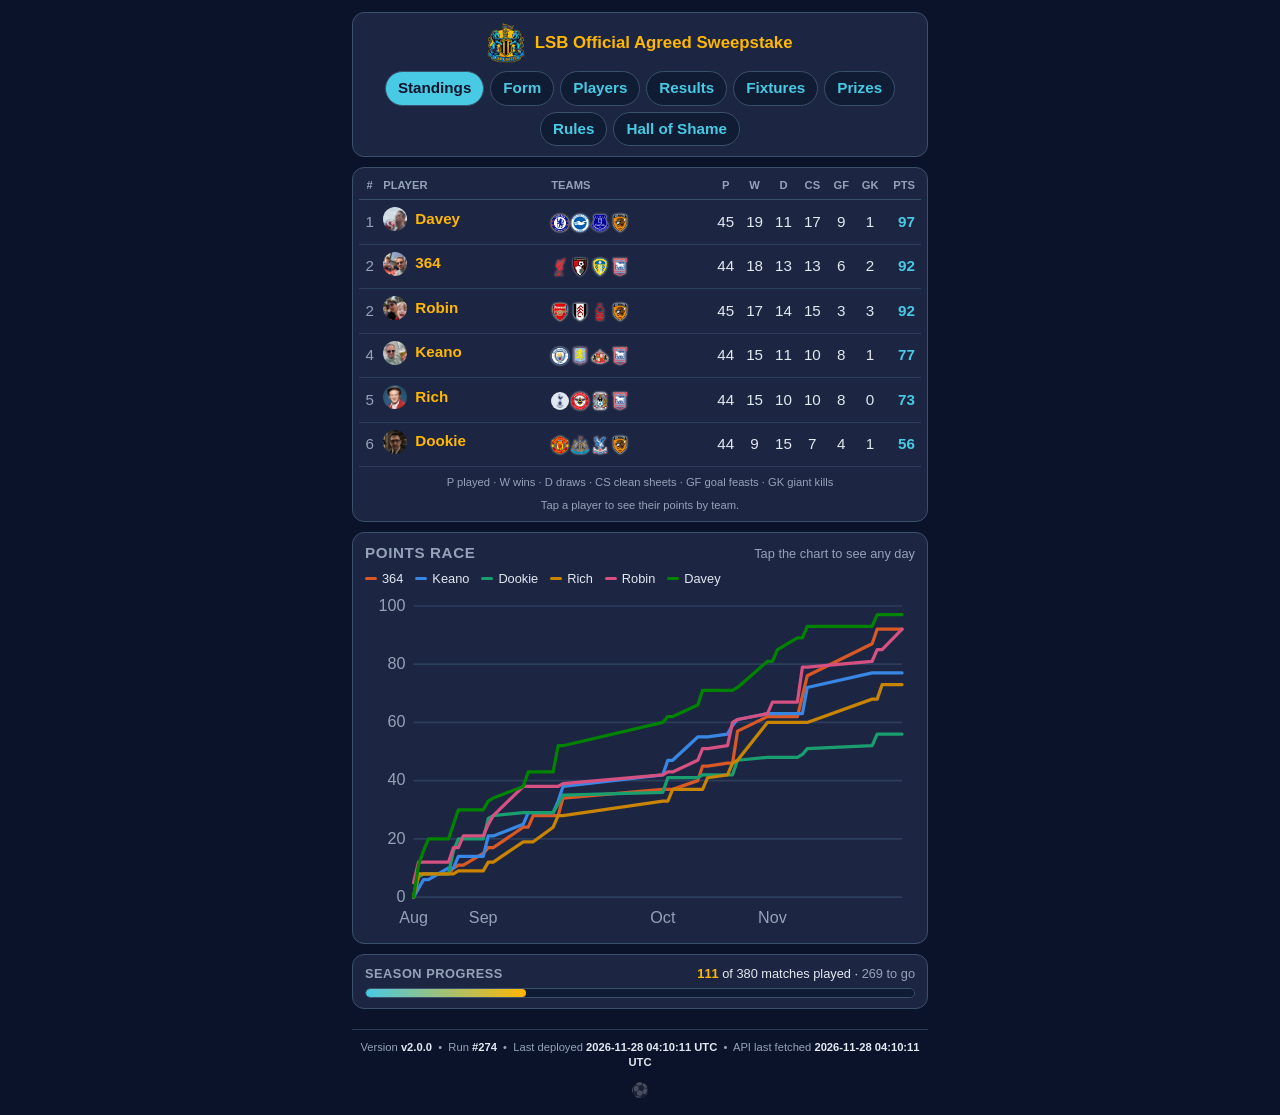
<file: index.html>
<!DOCTYPE html>
<html lang="en">
<head>
  <meta charset="UTF-8">
  <meta name="viewport" content="width=device-width, initial-scale=1.0">
  <title>Standings · LSB Sweepstake</title>
  <link rel="stylesheet" href="style.css?v=1f42002e">
</head>
<body>
  
  <header class="topbar">
    <div class="topbar-brand">
      <img src="images/crests/LSB_crest.PNG" alt="Sweepstake Logo" class="topbar-logo" id="site-logo">
      <strong>LSB Official Agreed Sweepstake</strong>
    </div>
    <nav class="nav-links">
      <a href="index.html" class="nav-btn active" aria-current="page">Standings</a>
      <a href="form.html" class="nav-btn">Form</a>
      <a href="players.html" class="nav-btn">Players</a>
      <a href="latest_results.html" class="nav-btn">Results</a>
      <a href="upcoming_fixtures.html" class="nav-btn">Fixtures</a>
      <a href="prizes.html" class="nav-btn">Prizes</a>
      <a href="rules.html" class="nav-btn">Rules</a>
      <a href="shame.html" class="nav-btn">Hall of Shame</a>
    </nav>
  </header>
  <script>
    (function () {
      var logo = document.getElementById("site-logo");
      if (!logo) return;
      var original = logo.getAttribute("src");
      var egg = "images/crests/england_tottenham.football-logos.cc.png";
      var taps = 0, timer = null;
      function show(on, animate) {
        logo.src = on ? egg : original;
        logo.alt = on ? "Tottenham Hotspur crest" : "Sweepstake Logo";
        logo.classList.toggle("logo-egg", on);
        if (animate) {
          logo.classList.remove("logo-spin");
          void logo.offsetWidth;
          logo.classList.add("logo-spin");
        }
      }
      var active = false;
      try { active = sessionStorage.getItem("spursLogo") === "1"; } catch (e) {}
      if (active) show(true, false);
      logo.addEventListener("click", function () {
        taps += 1;
        clearTimeout(timer);
        timer = setTimeout(function () { taps = 0; }, 1500);
        if (taps >= 10) {
          taps = 0;
          active = !active;
          show(active, true);
          try { sessionStorage.setItem("spursLogo", active ? "1" : "0"); } catch (e) {}
        }
      });
    })();
  </script>
  <main>
  <h1 class="page-title visually-hidden">🏆 Standings 2026/27</h1>

  <div class="card table-card">
    <table class="data-table">
      <thead>
        <tr>
          <th class="col-rank">#</th>
          <th class="col-player">Player</th>
          <th class="col-teams">Teams</th>
          <th class="col-stat" title="Games played">P</th>
          <th class="col-stat" title="Wins">W</th>
          <th class="col-stat" title="Draws">D</th>
          <th class="col-stat" title="Clean sheets">CS</th>
          <th class="col-stat" title="Goal feasts">GF</th>
          <th class="col-stat" title="Giant kills">GK</th>
          <th class="col-pts">Pts</th>
        </tr>
      </thead>
      <tbody>
      <tr data-player="Player F">
        <td class="col-rank">1</td>
        <td class="col-player"><span class="player-name"><img class="avatar" src="images/player_avatars/Daveylad_avatar.jpg" alt="" loading="lazy">Davey</span></td>
        <td class="col-teams"><img class="crest" src="images/crests/england_chelsea.football-logos.cc.png" alt="Chelsea" title="Chelsea" loading="lazy"><img class="crest" src="images/crests/england_brighton.football-logos.cc.png" alt="Brighton &amp; Hove Albion" title="Brighton &amp; Hove Albion" loading="lazy"><img class="crest" src="images/crests/england_everton.football-logos.cc.png" alt="Everton" title="Everton" loading="lazy"><img class="crest" src="images/crests/england_hull-city.football-logos.cc.png" alt="Hull City" title="Hull City" loading="lazy"></td>
        <td class="col-stat">45</td>
        <td class="col-stat">19</td>
        <td class="col-stat">11</td>
        <td class="col-stat">17</td>
        <td class="col-stat">9</td>
        <td class="col-stat">1</td>
        <td class="col-pts">97</td>
      </tr>
      <tr class="breakdown" hidden>
        <td colspan="10"><div class="breakdown-list">
            <div class="breakdown-row"><img class="crest" src="images/crests/england_brighton.football-logos.cc.png" alt="Brighton &amp; Hove Albion" title="Brighton &amp; Hove Albion" loading="lazy"><span class="team-row-name">Brighton &amp; Hove Albion</span><span class="muted">P11 W7 D1 L3</span><span class="breakdown-pts">34</span></div>
            <div class="breakdown-row"><img class="crest" src="images/crests/england_chelsea.football-logos.cc.png" alt="Chelsea" title="Chelsea" loading="lazy"><span class="team-row-name">Chelsea</span><span class="muted">P12 W5 D1 L6</span><span class="breakdown-pts">21</span></div>
            <div class="breakdown-row"><img class="crest" src="images/crests/england_everton.football-logos.cc.png" alt="Everton" title="Everton" loading="lazy"><span class="team-row-name">Everton</span><span class="muted">P11 W4 D4 L3</span><span class="breakdown-pts">21</span></div>
            <div class="breakdown-row"><img class="crest" src="images/crests/england_hull-city.football-logos.cc.png" alt="Hull City" title="Hull City" loading="lazy"><span class="team-row-name">Hull City</span><span class="muted">P11 W3 D5 L3</span><span class="breakdown-pts">21</span></div>
        </div></td>
      </tr>
      <tr data-player="Player A">
        <td class="col-rank">2</td>
        <td class="col-player"><span class="player-name"><img class="avatar" src="images/player_avatars/364_avatar.jpg" alt="" loading="lazy">364</span></td>
        <td class="col-teams"><img class="crest" src="images/crests/england_liverpool.football-logos.cc.png" alt="Liverpool" title="Liverpool" loading="lazy"><img class="crest" src="images/crests/england_bournemouth.football-logos.cc.png" alt="AFC Bournemouth" title="AFC Bournemouth" loading="lazy"><img class="crest" src="images/crests/england_leeds-united.football-logos.cc.png" alt="Leeds United" title="Leeds United" loading="lazy"><img class="crest" src="images/crests/england_ipswich.football-logos.cc.png" alt="Ipswich Town" title="Ipswich Town" loading="lazy"></td>
        <td class="col-stat">44</td>
        <td class="col-stat">18</td>
        <td class="col-stat">13</td>
        <td class="col-stat">13</td>
        <td class="col-stat">6</td>
        <td class="col-stat">2</td>
        <td class="col-pts">92</td>
      </tr>
      <tr class="breakdown" hidden>
        <td colspan="10"><div class="breakdown-list">
            <div class="breakdown-row"><img class="crest" src="images/crests/england_leeds-united.football-logos.cc.png" alt="Leeds United" title="Leeds United" loading="lazy"><span class="team-row-name">Leeds United</span><span class="muted">P11 W4 D5 L2</span><span class="breakdown-pts">29</span></div>
            <div class="breakdown-row"><img class="crest" src="images/crests/england_liverpool.football-logos.cc.png" alt="Liverpool" title="Liverpool" loading="lazy"><span class="team-row-name">Liverpool</span><span class="muted">P11 W6 D3 L2</span><span class="breakdown-pts">28</span></div>
            <div class="breakdown-row"><img class="crest" src="images/crests/england_bournemouth.football-logos.cc.png" alt="AFC Bournemouth" title="AFC Bournemouth" loading="lazy"><span class="team-row-name">AFC Bournemouth</span><span class="muted">P11 W5 D3 L3</span><span class="breakdown-pts">23</span></div>
            <div class="breakdown-row"><img class="crest" src="images/crests/england_ipswich.football-logos.cc.png" alt="Ipswich Town" title="Ipswich Town" loading="lazy"><span class="team-row-name">Ipswich Town</span><span class="muted">P11 W3 D2 L6</span><span class="breakdown-pts">12</span></div>
        </div></td>
      </tr>
      <tr data-player="Player E">
        <td class="col-rank">2</td>
        <td class="col-player"><span class="player-name"><img class="avatar" src="images/player_avatars/Robin_avatar.jpg" alt="" loading="lazy">Robin</span></td>
        <td class="col-teams"><img class="crest" src="images/crests/england_arsenal.football-logos.cc.png" alt="Arsenal" title="Arsenal" loading="lazy"><img class="crest" src="images/crests/england_fulham.football-logos.cc.png" alt="Fulham" title="Fulham" loading="lazy"><img class="crest" src="images/crests/england_nottingham-forest.football-logos.cc.png" alt="Nottingham Forest" title="Nottingham Forest" loading="lazy"><img class="crest" src="images/crests/england_hull-city.football-logos.cc.png" alt="Hull City" title="Hull City" loading="lazy"></td>
        <td class="col-stat">45</td>
        <td class="col-stat">17</td>
        <td class="col-stat">14</td>
        <td class="col-stat">15</td>
        <td class="col-stat">3</td>
        <td class="col-stat">3</td>
        <td class="col-pts">92</td>
      </tr>
      <tr class="breakdown" hidden>
        <td colspan="10"><div class="breakdown-list">
            <div class="breakdown-row"><img class="crest" src="images/crests/england_arsenal.football-logos.cc.png" alt="Arsenal" title="Arsenal" loading="lazy"><span class="team-row-name">Arsenal</span><span class="muted">P11 W9 D1 L1</span><span class="breakdown-pts">36</span></div>
            <div class="breakdown-row"><img class="crest" src="images/crests/england_nottingham-forest.football-logos.cc.png" alt="Nottingham Forest" title="Nottingham Forest" loading="lazy"><span class="team-row-name">Nottingham Forest</span><span class="muted">P12 W3 D3 L6</span><span class="breakdown-pts">21</span></div>
            <div class="breakdown-row"><img class="crest" src="images/crests/england_hull-city.football-logos.cc.png" alt="Hull City" title="Hull City" loading="lazy"><span class="team-row-name">Hull City</span><span class="muted">P11 W3 D5 L3</span><span class="breakdown-pts">21</span></div>
            <div class="breakdown-row"><img class="crest" src="images/crests/england_fulham.football-logos.cc.png" alt="Fulham" title="Fulham" loading="lazy"><span class="team-row-name">Fulham</span><span class="muted">P11 W2 D5 L4</span><span class="breakdown-pts">14</span></div>
        </div></td>
      </tr>
      <tr data-player="Player B">
        <td class="col-rank">4</td>
        <td class="col-player"><span class="player-name"><img class="avatar" src="images/player_avatars/keano_avatar.jpg" alt="" loading="lazy">Keano</span></td>
        <td class="col-teams"><img class="crest" src="images/crests/england_manchester-city.football-logos.cc.png" alt="Manchester City" title="Manchester City" loading="lazy"><img class="crest" src="images/crests/england_aston-villa.football-logos.cc.png" alt="Aston Villa" title="Aston Villa" loading="lazy"><img class="crest" src="images/crests/england_sunderland.football-logos.cc.png" alt="Sunderland" title="Sunderland" loading="lazy"><img class="crest" src="images/crests/england_ipswich.football-logos.cc.png" alt="Ipswich Town" title="Ipswich Town" loading="lazy"></td>
        <td class="col-stat">44</td>
        <td class="col-stat">15</td>
        <td class="col-stat">11</td>
        <td class="col-stat">10</td>
        <td class="col-stat">8</td>
        <td class="col-stat">1</td>
        <td class="col-pts">77</td>
      </tr>
      <tr class="breakdown" hidden>
        <td colspan="10"><div class="breakdown-list">
            <div class="breakdown-row"><img class="crest" src="images/crests/england_manchester-city.football-logos.cc.png" alt="Manchester City" title="Manchester City" loading="lazy"><span class="team-row-name">Manchester City</span><span class="muted">P11 W7 D1 L3</span><span class="breakdown-pts">29</span></div>
            <div class="breakdown-row"><img class="crest" src="images/crests/england_aston-villa.football-logos.cc.png" alt="Aston Villa" title="Aston Villa" loading="lazy"><span class="team-row-name">Aston Villa</span><span class="muted">P11 W3 D5 L3</span><span class="breakdown-pts">19</span></div>
            <div class="breakdown-row"><img class="crest" src="images/crests/england_sunderland.football-logos.cc.png" alt="Sunderland" title="Sunderland" loading="lazy"><span class="team-row-name">Sunderland</span><span class="muted">P11 W2 D3 L6</span><span class="breakdown-pts">17</span></div>
            <div class="breakdown-row"><img class="crest" src="images/crests/england_ipswich.football-logos.cc.png" alt="Ipswich Town" title="Ipswich Town" loading="lazy"><span class="team-row-name">Ipswich Town</span><span class="muted">P11 W3 D2 L6</span><span class="breakdown-pts">12</span></div>
        </div></td>
      </tr>
      <tr data-player="Player D">
        <td class="col-rank">5</td>
        <td class="col-player"><span class="player-name"><img class="avatar" src="images/player_avatars/Rich_avatar.jpg" alt="" loading="lazy">Rich</span></td>
        <td class="col-teams"><img class="crest crest-on-light" src="images/crests/england_tottenham.football-logos.cc.png" alt="Tottenham Hotspur" title="Tottenham Hotspur" loading="lazy"><img class="crest" src="images/crests/england_brentford.football-logos.cc.png" alt="Brentford" title="Brentford" loading="lazy"><img class="crest" src="images/crests/england_coventry-city.football-logos.cc.png" alt="Coventry City" title="Coventry City" loading="lazy"><img class="crest" src="images/crests/england_ipswich.football-logos.cc.png" alt="Ipswich Town" title="Ipswich Town" loading="lazy"></td>
        <td class="col-stat">44</td>
        <td class="col-stat">15</td>
        <td class="col-stat">10</td>
        <td class="col-stat">10</td>
        <td class="col-stat">8</td>
        <td class="col-stat">0</td>
        <td class="col-pts">73</td>
      </tr>
      <tr class="breakdown" hidden>
        <td colspan="10"><div class="breakdown-list">
            <div class="breakdown-row"><img class="crest" src="images/crests/england_brentford.football-logos.cc.png" alt="Brentford" title="Brentford" loading="lazy"><span class="team-row-name">Brentford</span><span class="muted">P11 W4 D5 L2</span><span class="breakdown-pts">24</span></div>
            <div class="breakdown-row"><img class="crest crest-on-light" src="images/crests/england_tottenham.football-logos.cc.png" alt="Tottenham Hotspur" title="Tottenham Hotspur" loading="lazy"><span class="team-row-name">Tottenham Hotspur</span><span class="muted">P11 W4 D3 L4</span><span class="breakdown-pts">21</span></div>
            <div class="breakdown-row"><img class="crest" src="images/crests/england_coventry-city.football-logos.cc.png" alt="Coventry City" title="Coventry City" loading="lazy"><span class="team-row-name">Coventry City</span><span class="muted">P11 W4 D0 L7</span><span class="breakdown-pts">16</span></div>
            <div class="breakdown-row"><img class="crest" src="images/crests/england_ipswich.football-logos.cc.png" alt="Ipswich Town" title="Ipswich Town" loading="lazy"><span class="team-row-name">Ipswich Town</span><span class="muted">P11 W3 D2 L6</span><span class="breakdown-pts">12</span></div>
        </div></td>
      </tr>
      <tr data-player="Player C">
        <td class="col-rank">6</td>
        <td class="col-player"><span class="player-name"><img class="avatar" src="images/player_avatars/dookie_avatar.jpg" alt="" loading="lazy">Dookie</span></td>
        <td class="col-teams"><img class="crest" src="images/crests/england_manchester-united.football-logos.cc.png" alt="Manchester United" title="Manchester United" loading="lazy"><img class="crest" src="images/crests/england_newcastle.football-logos.cc.png" alt="Newcastle United" title="Newcastle United" loading="lazy"><img class="crest" src="images/crests/england_crystal-palace.football-logos.cc.png" alt="Crystal Palace" title="Crystal Palace" loading="lazy"><img class="crest" src="images/crests/england_hull-city.football-logos.cc.png" alt="Hull City" title="Hull City" loading="lazy"></td>
        <td class="col-stat">44</td>
        <td class="col-stat">9</td>
        <td class="col-stat">15</td>
        <td class="col-stat">7</td>
        <td class="col-stat">4</td>
        <td class="col-stat">1</td>
        <td class="col-pts">56</td>
      </tr>
      <tr class="breakdown" hidden>
        <td colspan="10"><div class="breakdown-list">
            <div class="breakdown-row"><img class="crest" src="images/crests/england_hull-city.football-logos.cc.png" alt="Hull City" title="Hull City" loading="lazy"><span class="team-row-name">Hull City</span><span class="muted">P11 W3 D5 L3</span><span class="breakdown-pts">21</span></div>
            <div class="breakdown-row"><img class="crest" src="images/crests/england_newcastle.football-logos.cc.png" alt="Newcastle United" title="Newcastle United" loading="lazy"><span class="team-row-name">Newcastle United</span><span class="muted">P11 W3 D4 L4</span><span class="breakdown-pts">15</span></div>
            <div class="breakdown-row"><img class="crest" src="images/crests/england_manchester-united.football-logos.cc.png" alt="Manchester United" title="Manchester United" loading="lazy"><span class="team-row-name">Manchester United</span><span class="muted">P11 W1 D5 L5</span><span class="breakdown-pts">10</span></div>
            <div class="breakdown-row"><img class="crest" src="images/crests/england_crystal-palace.football-logos.cc.png" alt="Crystal Palace" title="Crystal Palace" loading="lazy"><span class="team-row-name">Crystal Palace</span><span class="muted">P11 W2 D1 L8</span><span class="breakdown-pts">10</span></div>
        </div></td>
      </tr>
      </tbody>
    </table>
    <div class="table-key">P played · W wins · D draws · CS clean sheets · GF goal feasts · GK giant kills</div>
    <div class="table-key">Tap a player to see their points by team.</div>
  </div>
  <script>
    // Tap a player's row to show or hide their points-by-team row beneath it.
    (function () {
    function init() {
    document.querySelectorAll("tr[data-player]").forEach(function (row) {
      if (row.classList.contains("expandable")) return;
      var detail = row.nextElementSibling;
      if (!detail || !detail.classList.contains("breakdown")) return;
      row.classList.add("expandable");
      row.tabIndex = 0;
      row.setAttribute("aria-expanded", "false");
      function toggle() {
        detail.hidden = !detail.hidden;
        row.classList.toggle("open", !detail.hidden);
        row.setAttribute("aria-expanded", detail.hidden ? "false" : "true");
      }
      row.addEventListener("click", toggle);
      row.addEventListener("keydown", function (e) {
        if (e.key === "Enter" || e.key === " ") { e.preventDefault(); toggle(); }
      });
    });
    }
    if (document.readyState === "loading") document.addEventListener("DOMContentLoaded", init); else init();
    })();
  </script>
  <div class="card race-card">
    <div class="race-head"><span class="progress-label">Points race</span><span class="muted">Tap the chart to see any day</span></div>
    <div class="race-legend"><span class="race-key"><span class="race-swatch series-2"></span>364</span><span class="race-key"><span class="race-swatch series-1"></span>Keano</span><span class="race-key"><span class="race-swatch series-3"></span>Dookie</span><span class="race-key"><span class="race-swatch series-4"></span>Rich</span><span class="race-key"><span class="race-swatch series-5"></span>Robin</span><span class="race-key"><span class="race-swatch series-6"></span>Davey</span></div>
    <div class="race-wrap">
      <svg class="race-chart" viewBox="0 0 340 210" role="img" aria-label="Cumulative points for each player over the season">
        <line class="race-grid" x1="30" x2="332" y1="188.0" y2="188.0"/><text class="race-axis" x="25" y="191.0" text-anchor="end">0</text><line class="race-grid" x1="30" x2="332" y1="152.0" y2="152.0"/><text class="race-axis" x="25" y="155.0" text-anchor="end">20</text><line class="race-grid" x1="30" x2="332" y1="116.0" y2="116.0"/><text class="race-axis" x="25" y="119.0" text-anchor="end">40</text><line class="race-grid" x1="30" x2="332" y1="80.0" y2="80.0"/><text class="race-axis" x="25" y="83.0" text-anchor="end">60</text><line class="race-grid" x1="30" x2="332" y1="44.0" y2="44.0"/><text class="race-axis" x="25" y="47.0" text-anchor="end">80</text><line class="race-grid" x1="30" x2="332" y1="8.0" y2="8.0"/><text class="race-axis" x="25" y="11.0" text-anchor="end">100</text><text class="race-axis" x="30.0" y="204" text-anchor="middle">Aug</text><text class="race-axis" x="73.1" y="204" text-anchor="middle">Sep</text><text class="race-axis" x="184.1" y="204" text-anchor="middle">Oct</text><text class="race-axis" x="251.9" y="204" text-anchor="middle">Nov</text><polyline class="race-line series-2" points="30.0,188.0 33.1,175.4 36.2,173.6 39.2,173.6 51.6,173.6 54.7,170.0 57.7,168.2 60.8,168.2 73.1,161.0 76.2,157.4 79.3,157.4 97.8,144.8 100.9,144.8 104.0,137.6 116.3,137.6 119.4,137.6 122.4,126.8 184.1,121.4 187.2,121.4 190.2,121.4 205.7,116.0 208.7,107.0 211.8,107.0 224.1,105.2 227.2,105.2 230.3,85.4 248.8,76.4 251.9,76.4 255.0,76.4 267.3,76.4 270.4,63.8 273.4,51.2 313.5,31.4 316.6,22.4 319.7,22.4 332.0,22.4"/><polyline class="race-line series-1" points="30.0,188.0 33.1,182.6 36.2,177.2 39.2,177.2 51.6,170.0 54.7,170.0 57.7,162.8 60.8,162.8 73.1,162.8 76.2,150.2 79.3,150.2 97.8,143.0 100.9,135.8 104.0,135.8 116.3,135.8 119.4,128.6 122.4,119.6 184.1,112.4 187.2,103.4 190.2,103.4 205.7,89.0 208.7,89.0 211.8,89.0 224.1,87.2 227.2,81.8 230.3,78.2 248.8,74.6 251.9,74.6 255.0,74.6 267.3,74.6 270.4,74.6 273.4,58.4 313.5,49.4 316.6,49.4 319.7,49.4 332.0,49.4"/><polyline class="race-line series-3" points="30.0,188.0 33.1,175.4 36.2,173.6 39.2,173.6 51.6,173.6 54.7,159.2 57.7,152.0 60.8,152.0 73.1,152.0 76.2,139.4 79.3,137.6 97.8,135.8 100.9,135.8 104.0,135.8 116.3,135.8 119.4,130.4 122.4,125.0 184.1,123.2 187.2,114.2 190.2,114.2 205.7,114.2 208.7,112.4 211.8,112.4 224.1,112.4 227.2,112.4 230.3,103.4 248.8,101.6 251.9,101.6 255.0,101.6 267.3,101.6 270.4,99.8 273.4,96.2 313.5,94.4 316.6,87.2 319.7,87.2 332.0,87.2"/><polyline class="race-line series-4" points="30.0,188.0 33.1,173.6 36.2,173.6 39.2,173.6 51.6,173.6 54.7,173.6 57.7,171.8 60.8,171.8 73.1,171.8 76.2,166.4 79.3,166.4 97.8,153.8 100.9,153.8 104.0,153.8 116.3,144.8 119.4,137.6 122.4,137.6 184.1,128.6 187.2,128.6 190.2,121.4 205.7,121.4 208.7,121.4 211.8,114.2 224.1,112.4 227.2,105.2 230.3,103.4 248.8,80.0 251.9,80.0 255.0,80.0 267.3,80.0 270.4,80.0 273.4,80.0 313.5,65.6 316.6,65.6 319.7,56.6 332.0,56.6"/><polyline class="race-line series-5" points="30.0,179.0 33.1,166.4 36.2,166.4 39.2,166.4 51.6,166.4 54.7,157.4 57.7,157.4 60.8,150.2 73.1,150.2 76.2,143.0 79.3,137.6 97.8,119.6 100.9,119.6 104.0,119.6 116.3,119.6 119.4,119.6 122.4,117.8 184.1,112.4 187.2,110.6 190.2,110.6 205.7,103.4 208.7,96.2 211.8,96.2 224.1,94.4 227.2,80.0 230.3,78.2 248.8,74.6 251.9,67.4 255.0,67.4 267.3,67.4 270.4,45.8 273.4,45.8 313.5,42.2 316.6,35.0 319.7,35.0 332.0,22.4"/><polyline class="race-line series-6" points="30.0,188.0 33.1,168.2 36.2,159.2 39.2,152.0 51.6,152.0 54.7,143.0 57.7,134.0 60.8,134.0 73.1,134.0 76.2,128.6 79.3,126.8 97.8,119.6 100.9,110.6 104.0,110.6 116.3,110.6 119.4,94.4 122.4,94.4 184.1,80.0 187.2,76.4 190.2,76.4 205.7,69.2 208.7,60.2 211.8,60.2 224.1,60.2 227.2,60.2 230.3,58.4 248.8,42.2 251.9,42.2 255.0,35.0 267.3,27.8 270.4,27.8 273.4,20.6 313.5,20.6 316.6,13.4 319.7,13.4 332.0,13.4"/>
        <line class="race-cursor" x1="0" x2="0" y1="8" y2="188"/>
        <rect class="race-hit" x="30" y="8" width="302" height="180"/>
      </svg>
      <div class="race-tip" hidden></div>
    </div>
    <script type="application/json" class="race-data">{"x": [30.0, 33.1, 36.2, 39.2, 51.6, 54.7, 57.7, 60.8, 73.1, 76.2, 79.3, 97.8, 100.9, 104.0, 116.3, 119.4, 122.4, 184.1, 187.2, 190.2, 205.7, 208.7, 211.8, 224.1, 227.2, 230.3, 248.8, 251.9, 255.0, 267.3, 270.4, 273.4, 313.5, 316.6, 319.7, 332.0], "labels": ["Fri 21 Aug", "Sat 22 Aug", "Sun 23 Aug", "Mon 24 Aug", "Fri 28 Aug", "Sat 29 Aug", "Sun 30 Aug", "Mon 31 Aug", "Fri 4 Sep", "Sat 5 Sep", "Sun 6 Sep", "Sat 12 Sep", "Sun 13 Sep", "Mon 14 Sep", "Fri 18 Sep", "Sat 19 Sep", "Sun 20 Sep", "Sat 10 Oct", "Sun 11 Oct", "Mon 12 Oct", "Sat 17 Oct", "Sun 18 Oct", "Mon 19 Oct", "Fri 23 Oct", "Sat 24 Oct", "Sun 25 Oct", "Sat 31 Oct", "Sun 1 Nov", "Mon 2 Nov", "Fri 6 Nov", "Sat 7 Nov", "Sun 8 Nov", "Sat 21 Nov", "Sun 22 Nov", "Mon 23 Nov", "Fri 27 Nov"], "players": [{"name": "364", "cls": "series-2", "points": [0, 7, 8, 8, 8, 10, 11, 11, 15, 17, 17, 24, 24, 28, 28, 28, 34, 37, 37, 37, 40, 45, 45, 46, 46, 57, 62, 62, 62, 62, 69, 76, 87, 92, 92, 92]}, {"name": "Keano", "cls": "series-1", "points": [0, 3, 6, 6, 10, 10, 14, 14, 14, 21, 21, 25, 29, 29, 29, 33, 38, 42, 47, 47, 55, 55, 55, 56, 59, 61, 63, 63, 63, 63, 63, 72, 77, 77, 77, 77]}, {"name": "Dookie", "cls": "series-3", "points": [0, 7, 8, 8, 8, 16, 20, 20, 20, 27, 28, 29, 29, 29, 29, 32, 35, 36, 41, 41, 41, 42, 42, 42, 42, 47, 48, 48, 48, 48, 49, 51, 52, 56, 56, 56]}, {"name": "Rich", "cls": "series-4", "points": [0, 8, 8, 8, 8, 8, 9, 9, 9, 12, 12, 19, 19, 19, 24, 28, 28, 33, 33, 37, 37, 37, 41, 42, 46, 47, 60, 60, 60, 60, 60, 60, 68, 68, 73, 73]}, {"name": "Robin", "cls": "series-5", "points": [5, 12, 12, 12, 12, 17, 17, 21, 21, 25, 28, 38, 38, 38, 38, 38, 39, 42, 43, 43, 47, 51, 51, 52, 60, 61, 63, 67, 67, 67, 79, 79, 81, 85, 85, 92]}, {"name": "Davey", "cls": "series-6", "points": [0, 11, 16, 20, 20, 25, 30, 30, 30, 33, 34, 38, 43, 43, 43, 52, 52, 60, 62, 62, 66, 71, 71, 71, 71, 72, 81, 81, 85, 89, 89, 93, 93, 97, 97, 97]}]}</script>
  </div>
  <script>
    // Finds the chart by class (not document.currentScript), so it also works in
    // previewers like htmlpreview that re-insert page scripts.
    (function () {
      function setup(card) {
      if (card.dataset.ready) return;
      card.dataset.ready = "1";
      var data = JSON.parse(card.querySelector(".race-data").textContent);
      var svg = card.querySelector(".race-chart"), hit = card.querySelector(".race-hit");
      var cursor = card.querySelector(".race-cursor"), tip = card.querySelector(".race-tip");
      function show(evt) {
        var box = svg.getBoundingClientRect();
        var vx = (evt.clientX - box.left) * (svg.viewBox.baseVal.width / box.width);
        var i = 0;
        for (var k = 1; k < data.x.length; k++) if (Math.abs(data.x[k] - vx) < Math.abs(data.x[i] - vx)) i = k;
        cursor.setAttribute("x1", data.x[i]); cursor.setAttribute("x2", data.x[i]);
        cursor.classList.add("on");
        var rows = data.players.slice().sort(function (a, b) { return b.points[i] - a.points[i]; });
        tip.innerHTML = "<strong>" + data.labels[i] + "</strong>" + rows.map(function (p) {
          return '<span class="race-tip-row"><span class="race-swatch ' + p.cls + '"></span>' + p.name + "<b>" + p.points[i] + "</b></span>";
        }).join("");
        tip.hidden = false;
        var px = data.x[i] / svg.viewBox.baseVal.width * box.width;
        tip.style.left = Math.min(Math.max(px - tip.offsetWidth / 2, 0), box.width - tip.offsetWidth) + "px";
      }
      function hide() { tip.hidden = true; cursor.classList.remove("on"); }
      hit.addEventListener("pointermove", show);
      hit.addEventListener("pointerdown", show);
      hit.addEventListener("pointerleave", function (e) { if (e.pointerType === "mouse") hide(); });
      document.addEventListener("pointerdown", function (e) { if (!card.contains(e.target)) hide(); });
      }
      function init() { document.querySelectorAll(".race-card").forEach(setup); }
      if (document.readyState === "loading") document.addEventListener("DOMContentLoaded", init); else init();
    })();
  </script>
  <div class="card progress-card">
    <div class="progress-head">
      <span class="progress-label">Season progress</span>
      <span><strong>111</strong> of 380 matches played · <span class="muted">269 to go</span></span>
    </div>
    <progress class="progress-bar" value="111" max="380">29%</progress>
  </div>
  </main>
  <footer class="site-footer">
    <div class="version-banner">Version <strong>v2.0.0</strong> &nbsp;•&nbsp; Run <strong>#274</strong> &nbsp;•&nbsp; Last deployed <strong>2026-11-28 04:10:11 UTC</strong> &nbsp;•&nbsp; API last fetched <strong>2026-11-28 04:10:11 UTC</strong></div>
    <button type="button" class="egg-ball" aria-label="Play keepy-uppy">⚽</button>
  </footer>
  <div class="game-overlay" hidden>
    <div class="game-box">
      <div class="game-head">
        <span class="game-title">Keepy-Uppy</span>
        <span class="game-score">0</span>
        <button type="button" class="game-close" aria-label="Close game">✕</button>
      </div>
      <div class="game-stage">
        <canvas class="game-canvas" width="320" height="420"></canvas>
        <div class="game-over" hidden>
          <div class="game-over-label">Score</div>
          <div class="game-over-score">0</div>
          <div class="game-over-note"></div>
          <button type="button" class="game-again">Play again</button>
        </div>
      </div>
      <div class="game-foot"><span class="game-msg">Tap the ball to start</span><span class="muted game-best"></span></div>
    </div>
  </div>
  <script>
    // Keepy-uppy: tap the ball to kick it up; score a point per touch; game over when it hits the floor.
    (function () {
      function init() {
        var opener = document.querySelector(".egg-ball"), overlay = document.querySelector(".game-overlay");
        if (!opener || !overlay || overlay.dataset.ready) return;
        overlay.dataset.ready = "1";
        var canvas = overlay.querySelector(".game-canvas"), ctx = canvas.getContext("2d");
        var scoreEl = overlay.querySelector(".game-score"), msg = overlay.querySelector(".game-msg");
        var bestEl = overlay.querySelector(".game-best");
        var overPanel = overlay.querySelector(".game-over");
        var overScore = overlay.querySelector(".game-over-score"), overNote = overlay.querySelector(".game-over-note");
        var W = canvas.width, H = canvas.height, R = 26, GRAVITY = 0.35;
        // state: "ready" (ball waiting to be tapped), "playing", or "over" (dropped; next tap resets)
        var ball, score, best = 0, state = "ready", running = false, frame = null;
        try { best = parseInt(localStorage.getItem("keepyUppyBest") || "0", 10) || 0; } catch (e) {}

        function reset() {
          ball = { x: W / 2, y: H * 0.35, vx: 0, vy: 0, spin: 0 };
          score = 0; state = "ready"; scoreEl.textContent = "0"; overPanel.hidden = true;
          bestEl.textContent = best ? "Best " + best : "";
          msg.textContent = "Tap the ball to start";
        }

        function draw() {
          ctx.clearRect(0, 0, W, H);
          ctx.fillStyle = "#2f9e44";                       // pitch strip
          ctx.fillRect(0, H - 18, W, 18);
          ctx.strokeStyle = "rgba(255,255,255,0.5)";
          ctx.beginPath(); ctx.moveTo(0, H - 18); ctx.lineTo(W, H - 18); ctx.stroke();
          ctx.save();
          ctx.translate(ball.x, ball.y); ctx.rotate(ball.spin);
          ctx.font = (R * 2) + "px sans-serif"; ctx.textAlign = "center"; ctx.textBaseline = "middle";
          ctx.fillText("⚽", 0, 2);
          ctx.restore();
        }

        function step() {
          if (state === "playing") {
            ball.vy += GRAVITY; ball.x += ball.vx; ball.y += ball.vy; ball.spin += ball.vx * 0.03;
            if (ball.x < R) { ball.x = R; ball.vx = Math.abs(ball.vx) * 0.8; }
            if (ball.x > W - R) { ball.x = W - R; ball.vx = -Math.abs(ball.vx) * 0.8; }
            if (ball.y > H - 18 - R) {                      // hit the floor
              ball.y = H - 18 - R; state = "over";
              var newBest = score > best;
              if (newBest) { best = score; try { localStorage.setItem("keepyUppyBest", String(best)); } catch (e) {} }
              overScore.textContent = String(score);
              overNote.textContent = newBest ? "New best! 🎉" : "Best: " + best;
              overPanel.hidden = false;
              msg.textContent = "Dropped it!";
              bestEl.textContent = "Best " + best;
            }
          }
          draw();
          if (running) frame = requestAnimationFrame(step);
        }

        function kick(evt) {
          evt.preventDefault();
          var box = canvas.getBoundingClientRect();
          var x = (evt.clientX - box.left) * (W / box.width), y = (evt.clientY - box.top) * (H / box.height);
          if (state === "over") return;                      // use the Play again button
          var dx = ball.x - x, dy = ball.y - y;
          if (dx * dx + dy * dy <= (R * 1.6) * (R * 1.6)) {   // a generous hit area
            if (state === "ready") { state = "playing"; msg.textContent = "Keep it up!"; }
            ball.vy = -9 - Math.min(score * 0.08, 3);         // gets a little livelier as you go
            ball.vx = dx * 0.18 + (Math.random() - 0.5) * 2;
            score += 1; scoreEl.textContent = String(score);
          }
        }

        function open() {
          overlay.hidden = false; reset();
          if (!running) { running = true; frame = requestAnimationFrame(step); }
        }
        function close() { overlay.hidden = true; running = false; if (frame) cancelAnimationFrame(frame); }

        opener.addEventListener("click", open);
        overlay.querySelector(".game-close").addEventListener("click", close);
        overlay.addEventListener("click", function (e) { if (e.target === overlay) close(); });
        canvas.addEventListener("pointerdown", kick);
        overlay.querySelector(".game-again").addEventListener("click", reset);
      }
      if (document.readyState === "loading") document.addEventListener("DOMContentLoaded", init); else init();
    })();
  </script>
</body>
</html>
</file>
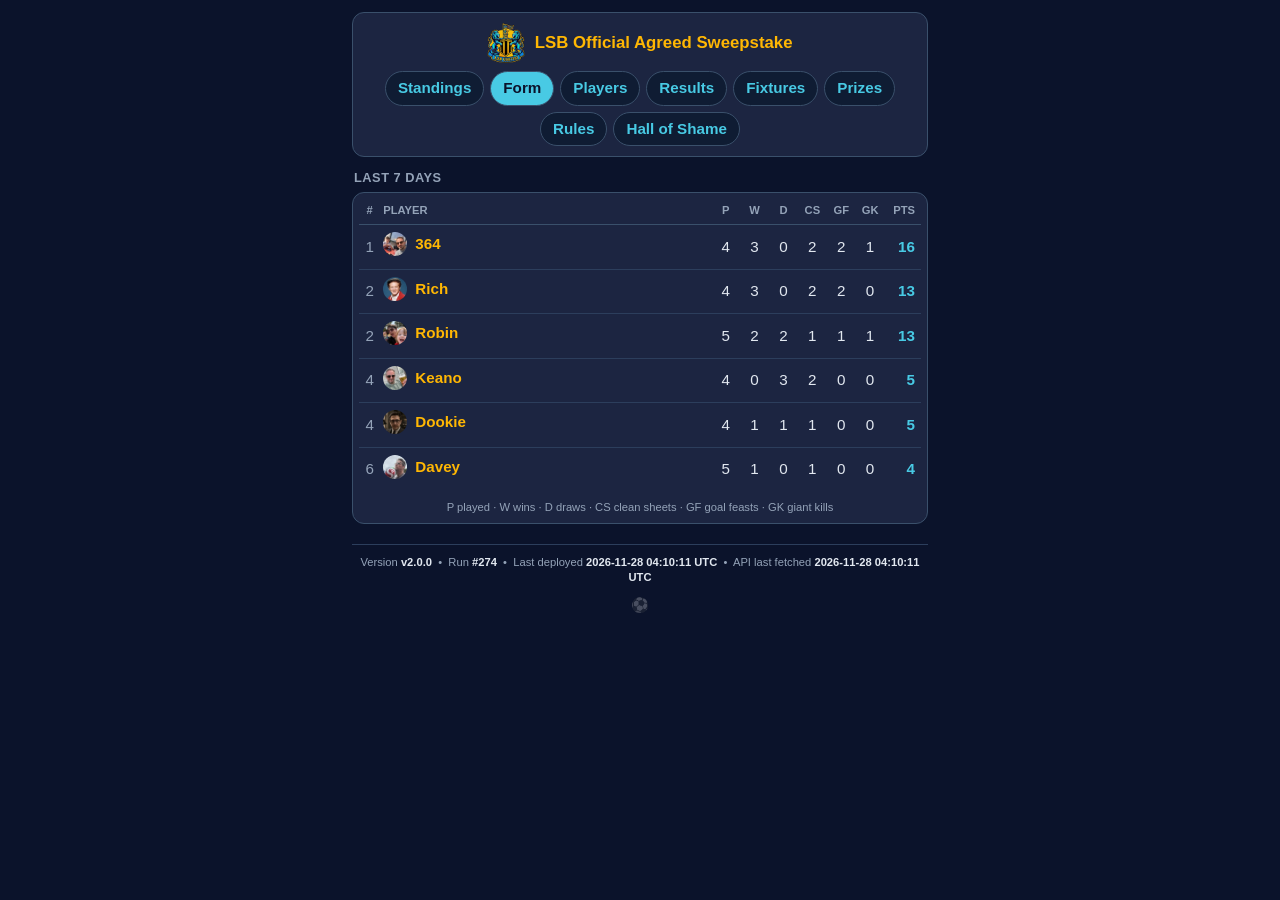
<file: form.html>
<!DOCTYPE html>
<html lang="en">
<head>
  <meta charset="UTF-8">
  <meta name="viewport" content="width=device-width, initial-scale=1.0">
  <title>Form · LSB Sweepstake</title>
  <link rel="stylesheet" href="style.css?v=1f42002e">
</head>
<body>
  
  <header class="topbar">
    <div class="topbar-brand">
      <img src="images/crests/LSB_crest.PNG" alt="Sweepstake Logo" class="topbar-logo" id="site-logo">
      <strong>LSB Official Agreed Sweepstake</strong>
    </div>
    <nav class="nav-links">
      <a href="index.html" class="nav-btn">Standings</a>
      <a href="form.html" class="nav-btn active" aria-current="page">Form</a>
      <a href="players.html" class="nav-btn">Players</a>
      <a href="latest_results.html" class="nav-btn">Results</a>
      <a href="upcoming_fixtures.html" class="nav-btn">Fixtures</a>
      <a href="prizes.html" class="nav-btn">Prizes</a>
      <a href="rules.html" class="nav-btn">Rules</a>
      <a href="shame.html" class="nav-btn">Hall of Shame</a>
    </nav>
  </header>
  <script>
    (function () {
      var logo = document.getElementById("site-logo");
      if (!logo) return;
      var original = logo.getAttribute("src");
      var egg = "images/crests/england_tottenham.football-logos.cc.png";
      var taps = 0, timer = null;
      function show(on, animate) {
        logo.src = on ? egg : original;
        logo.alt = on ? "Tottenham Hotspur crest" : "Sweepstake Logo";
        logo.classList.toggle("logo-egg", on);
        if (animate) {
          logo.classList.remove("logo-spin");
          void logo.offsetWidth;
          logo.classList.add("logo-spin");
        }
      }
      var active = false;
      try { active = sessionStorage.getItem("spursLogo") === "1"; } catch (e) {}
      if (active) show(true, false);
      logo.addEventListener("click", function () {
        taps += 1;
        clearTimeout(timer);
        timer = setTimeout(function () { taps = 0; }, 1500);
        if (taps >= 10) {
          taps = 0;
          active = !active;
          show(active, true);
          try { sessionStorage.setItem("spursLogo", active ? "1" : "0"); } catch (e) {}
        }
      });
    })();
  </script>
  <main>
  <h1 class="page-title visually-hidden">⚡ Form</h1>
  <h2 class="section-heading">Last 7 days</h2>
  <div class="card table-card">
    <table class="data-table">
      <thead>
        <tr>
          <th class="col-rank">#</th>
          <th class="col-player">Player</th>
          <th class="col-stat" title="Games played">P</th>
          <th class="col-stat" title="Wins">W</th>
          <th class="col-stat" title="Draws">D</th>
          <th class="col-stat" title="Clean sheets">CS</th>
          <th class="col-stat" title="Goal feasts">GF</th>
          <th class="col-stat" title="Giant kills">GK</th>
          <th class="col-pts">Pts</th>
        </tr>
      </thead>
      <tbody>
      <tr data-player="Player A">
        <td class="col-rank">1</td>
        <td class="col-player"><span class="player-name"><img class="avatar" src="images/player_avatars/364_avatar.jpg" alt="" loading="lazy">364</span></td>
        <td class="col-stat">4</td>
        <td class="col-stat">3</td>
        <td class="col-stat">0</td>
        <td class="col-stat">2</td>
        <td class="col-stat">2</td>
        <td class="col-stat">1</td>
        <td class="col-pts">16</td>
      </tr>
      <tr data-player="Player D">
        <td class="col-rank">2</td>
        <td class="col-player"><span class="player-name"><img class="avatar" src="images/player_avatars/Rich_avatar.jpg" alt="" loading="lazy">Rich</span></td>
        <td class="col-stat">4</td>
        <td class="col-stat">3</td>
        <td class="col-stat">0</td>
        <td class="col-stat">2</td>
        <td class="col-stat">2</td>
        <td class="col-stat">0</td>
        <td class="col-pts">13</td>
      </tr>
      <tr data-player="Player E">
        <td class="col-rank">2</td>
        <td class="col-player"><span class="player-name"><img class="avatar" src="images/player_avatars/Robin_avatar.jpg" alt="" loading="lazy">Robin</span></td>
        <td class="col-stat">5</td>
        <td class="col-stat">2</td>
        <td class="col-stat">2</td>
        <td class="col-stat">1</td>
        <td class="col-stat">1</td>
        <td class="col-stat">1</td>
        <td class="col-pts">13</td>
      </tr>
      <tr data-player="Player B">
        <td class="col-rank">4</td>
        <td class="col-player"><span class="player-name"><img class="avatar" src="images/player_avatars/keano_avatar.jpg" alt="" loading="lazy">Keano</span></td>
        <td class="col-stat">4</td>
        <td class="col-stat">0</td>
        <td class="col-stat">3</td>
        <td class="col-stat">2</td>
        <td class="col-stat">0</td>
        <td class="col-stat">0</td>
        <td class="col-pts">5</td>
      </tr>
      <tr data-player="Player C">
        <td class="col-rank">4</td>
        <td class="col-player"><span class="player-name"><img class="avatar" src="images/player_avatars/dookie_avatar.jpg" alt="" loading="lazy">Dookie</span></td>
        <td class="col-stat">4</td>
        <td class="col-stat">1</td>
        <td class="col-stat">1</td>
        <td class="col-stat">1</td>
        <td class="col-stat">0</td>
        <td class="col-stat">0</td>
        <td class="col-pts">5</td>
      </tr>
      <tr data-player="Player F">
        <td class="col-rank">6</td>
        <td class="col-player"><span class="player-name"><img class="avatar" src="images/player_avatars/Daveylad_avatar.jpg" alt="" loading="lazy">Davey</span></td>
        <td class="col-stat">5</td>
        <td class="col-stat">1</td>
        <td class="col-stat">0</td>
        <td class="col-stat">1</td>
        <td class="col-stat">0</td>
        <td class="col-stat">0</td>
        <td class="col-pts">4</td>
      </tr>
      </tbody>
    </table>
    <div class="table-key">P played · W wins · D draws · CS clean sheets · GF goal feasts · GK giant kills</div>
  </div>
  </main>
  <footer class="site-footer">
    <div class="version-banner">Version <strong>v2.0.0</strong> &nbsp;•&nbsp; Run <strong>#274</strong> &nbsp;•&nbsp; Last deployed <strong>2026-11-28 04:10:11 UTC</strong> &nbsp;•&nbsp; API last fetched <strong>2026-11-28 04:10:11 UTC</strong></div>
    <button type="button" class="egg-ball" aria-label="Play keepy-uppy">⚽</button>
  </footer>
  <div class="game-overlay" hidden>
    <div class="game-box">
      <div class="game-head">
        <span class="game-title">Keepy-Uppy</span>
        <span class="game-score">0</span>
        <button type="button" class="game-close" aria-label="Close game">✕</button>
      </div>
      <div class="game-stage">
        <canvas class="game-canvas" width="320" height="420"></canvas>
        <div class="game-over" hidden>
          <div class="game-over-label">Score</div>
          <div class="game-over-score">0</div>
          <div class="game-over-note"></div>
          <button type="button" class="game-again">Play again</button>
        </div>
      </div>
      <div class="game-foot"><span class="game-msg">Tap the ball to start</span><span class="muted game-best"></span></div>
    </div>
  </div>
  <script>
    // Keepy-uppy: tap the ball to kick it up; score a point per touch; game over when it hits the floor.
    (function () {
      function init() {
        var opener = document.querySelector(".egg-ball"), overlay = document.querySelector(".game-overlay");
        if (!opener || !overlay || overlay.dataset.ready) return;
        overlay.dataset.ready = "1";
        var canvas = overlay.querySelector(".game-canvas"), ctx = canvas.getContext("2d");
        var scoreEl = overlay.querySelector(".game-score"), msg = overlay.querySelector(".game-msg");
        var bestEl = overlay.querySelector(".game-best");
        var overPanel = overlay.querySelector(".game-over");
        var overScore = overlay.querySelector(".game-over-score"), overNote = overlay.querySelector(".game-over-note");
        var W = canvas.width, H = canvas.height, R = 26, GRAVITY = 0.35;
        // state: "ready" (ball waiting to be tapped), "playing", or "over" (dropped; next tap resets)
        var ball, score, best = 0, state = "ready", running = false, frame = null;
        try { best = parseInt(localStorage.getItem("keepyUppyBest") || "0", 10) || 0; } catch (e) {}

        function reset() {
          ball = { x: W / 2, y: H * 0.35, vx: 0, vy: 0, spin: 0 };
          score = 0; state = "ready"; scoreEl.textContent = "0"; overPanel.hidden = true;
          bestEl.textContent = best ? "Best " + best : "";
          msg.textContent = "Tap the ball to start";
        }

        function draw() {
          ctx.clearRect(0, 0, W, H);
          ctx.fillStyle = "#2f9e44";                       // pitch strip
          ctx.fillRect(0, H - 18, W, 18);
          ctx.strokeStyle = "rgba(255,255,255,0.5)";
          ctx.beginPath(); ctx.moveTo(0, H - 18); ctx.lineTo(W, H - 18); ctx.stroke();
          ctx.save();
          ctx.translate(ball.x, ball.y); ctx.rotate(ball.spin);
          ctx.font = (R * 2) + "px sans-serif"; ctx.textAlign = "center"; ctx.textBaseline = "middle";
          ctx.fillText("⚽", 0, 2);
          ctx.restore();
        }

        function step() {
          if (state === "playing") {
            ball.vy += GRAVITY; ball.x += ball.vx; ball.y += ball.vy; ball.spin += ball.vx * 0.03;
            if (ball.x < R) { ball.x = R; ball.vx = Math.abs(ball.vx) * 0.8; }
            if (ball.x > W - R) { ball.x = W - R; ball.vx = -Math.abs(ball.vx) * 0.8; }
            if (ball.y > H - 18 - R) {                      // hit the floor
              ball.y = H - 18 - R; state = "over";
              var newBest = score > best;
              if (newBest) { best = score; try { localStorage.setItem("keepyUppyBest", String(best)); } catch (e) {} }
              overScore.textContent = String(score);
              overNote.textContent = newBest ? "New best! 🎉" : "Best: " + best;
              overPanel.hidden = false;
              msg.textContent = "Dropped it!";
              bestEl.textContent = "Best " + best;
            }
          }
          draw();
          if (running) frame = requestAnimationFrame(step);
        }

        function kick(evt) {
          evt.preventDefault();
          var box = canvas.getBoundingClientRect();
          var x = (evt.clientX - box.left) * (W / box.width), y = (evt.clientY - box.top) * (H / box.height);
          if (state === "over") return;                      // use the Play again button
          var dx = ball.x - x, dy = ball.y - y;
          if (dx * dx + dy * dy <= (R * 1.6) * (R * 1.6)) {   // a generous hit area
            if (state === "ready") { state = "playing"; msg.textContent = "Keep it up!"; }
            ball.vy = -9 - Math.min(score * 0.08, 3);         // gets a little livelier as you go
            ball.vx = dx * 0.18 + (Math.random() - 0.5) * 2;
            score += 1; scoreEl.textContent = String(score);
          }
        }

        function open() {
          overlay.hidden = false; reset();
          if (!running) { running = true; frame = requestAnimationFrame(step); }
        }
        function close() { overlay.hidden = true; running = false; if (frame) cancelAnimationFrame(frame); }

        opener.addEventListener("click", open);
        overlay.querySelector(".game-close").addEventListener("click", close);
        overlay.addEventListener("click", function (e) { if (e.target === overlay) close(); });
        canvas.addEventListener("pointerdown", kick);
        overlay.querySelector(".game-again").addEventListener("click", reset);
      }
      if (document.readyState === "loading") document.addEventListener("DOMContentLoaded", init); else init();
    })();
  </script>
</body>
</html>
</file>
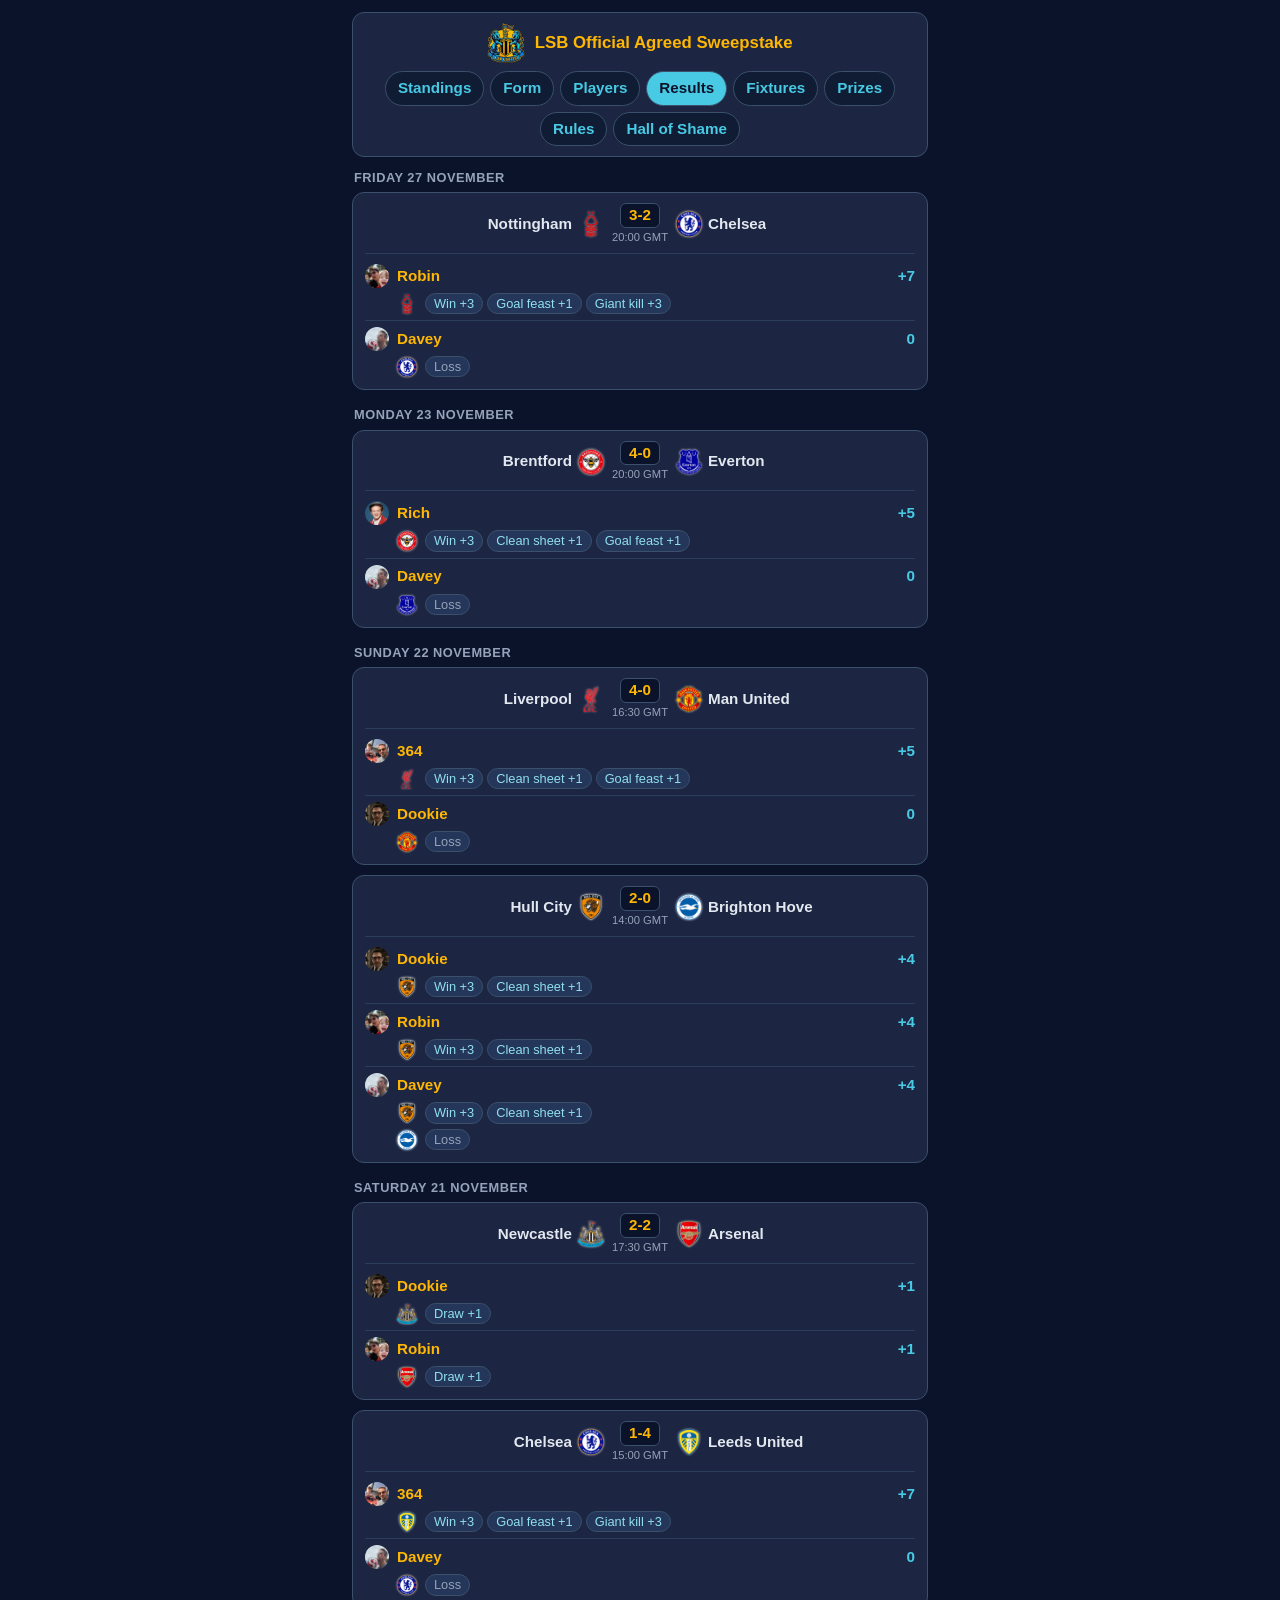
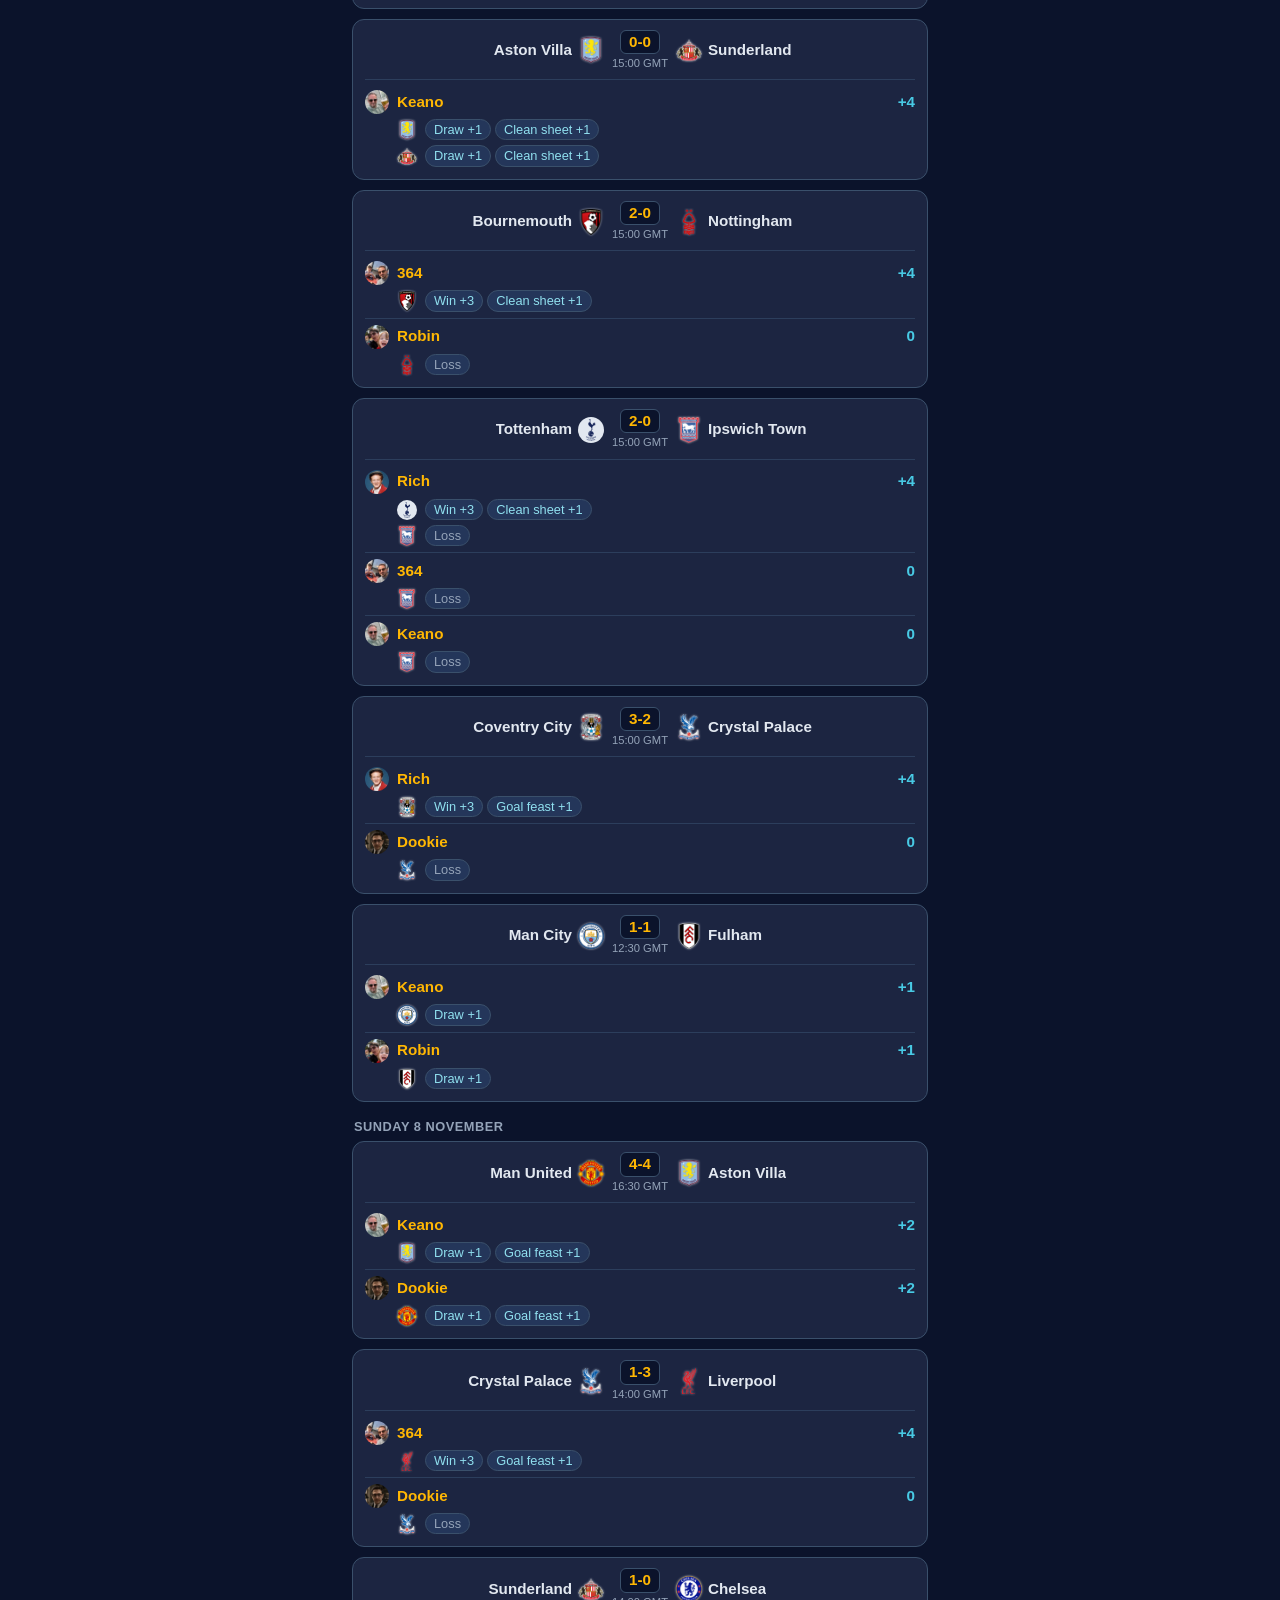
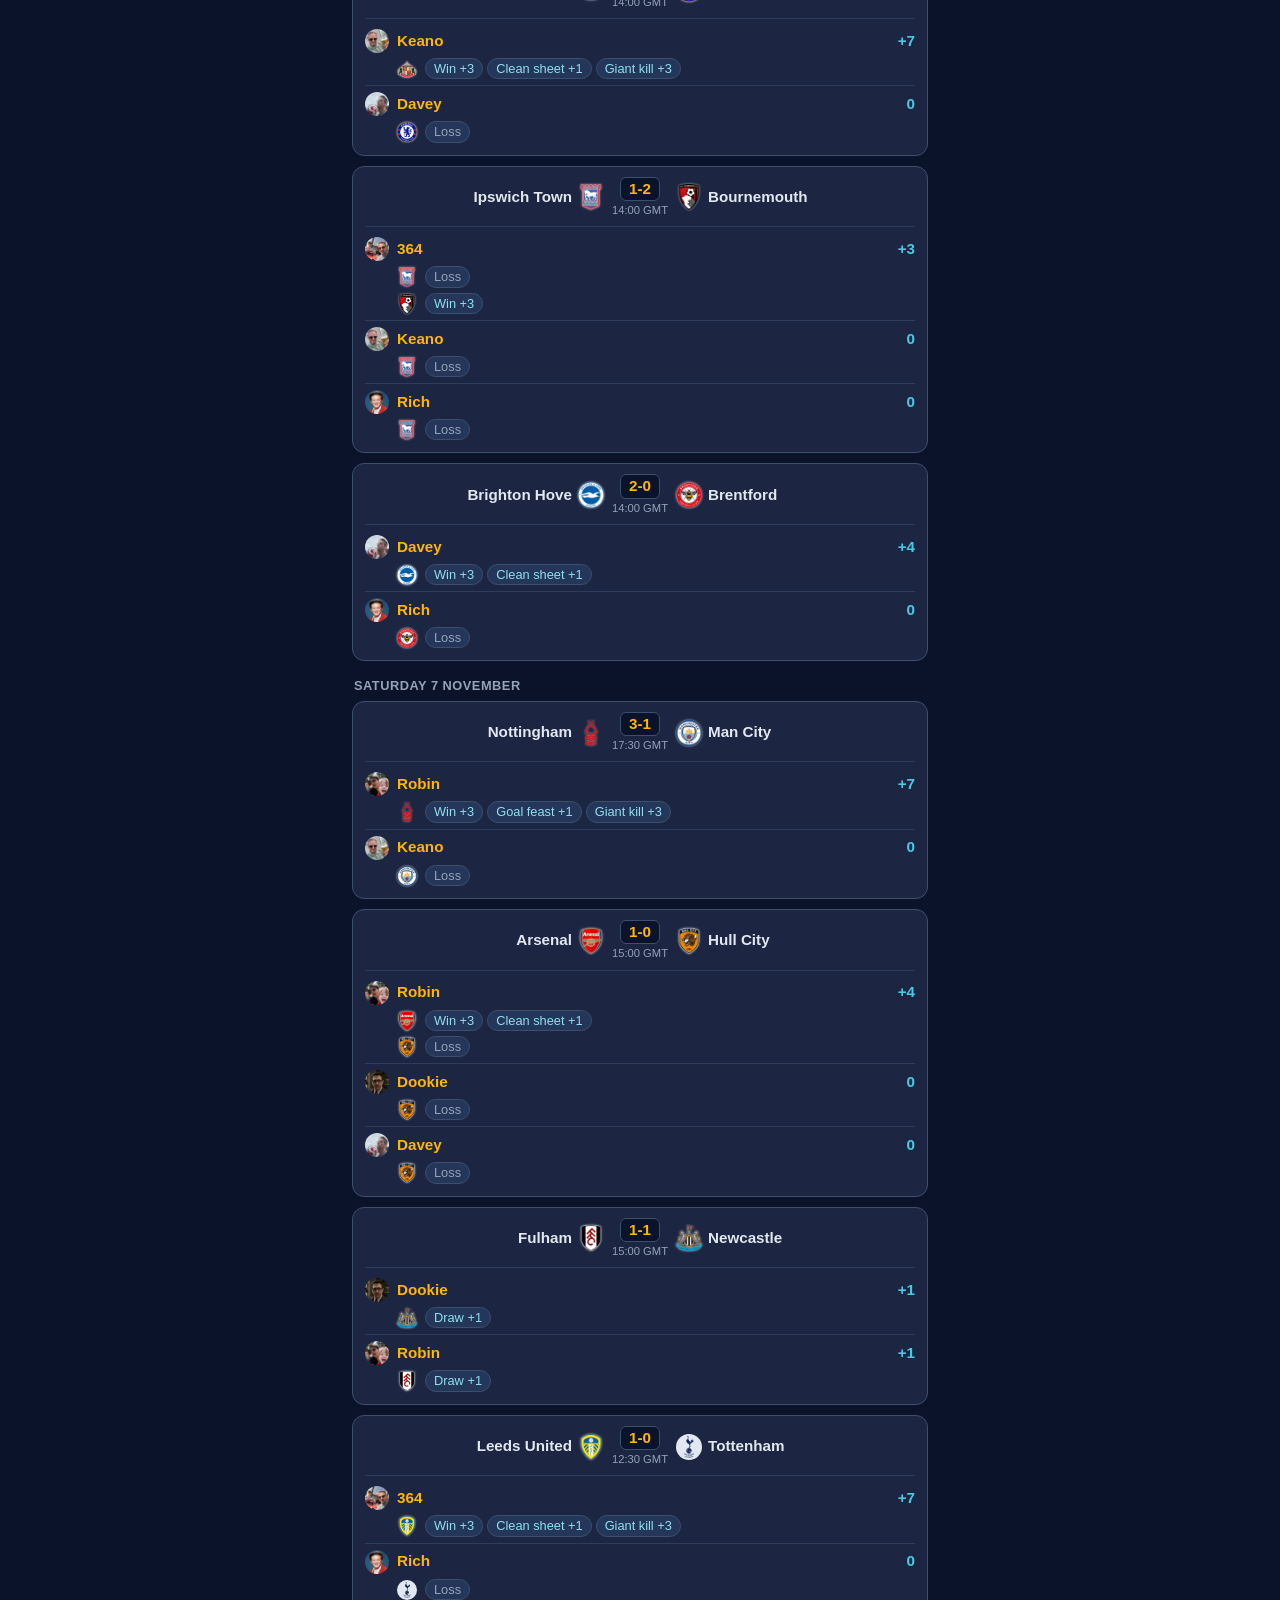
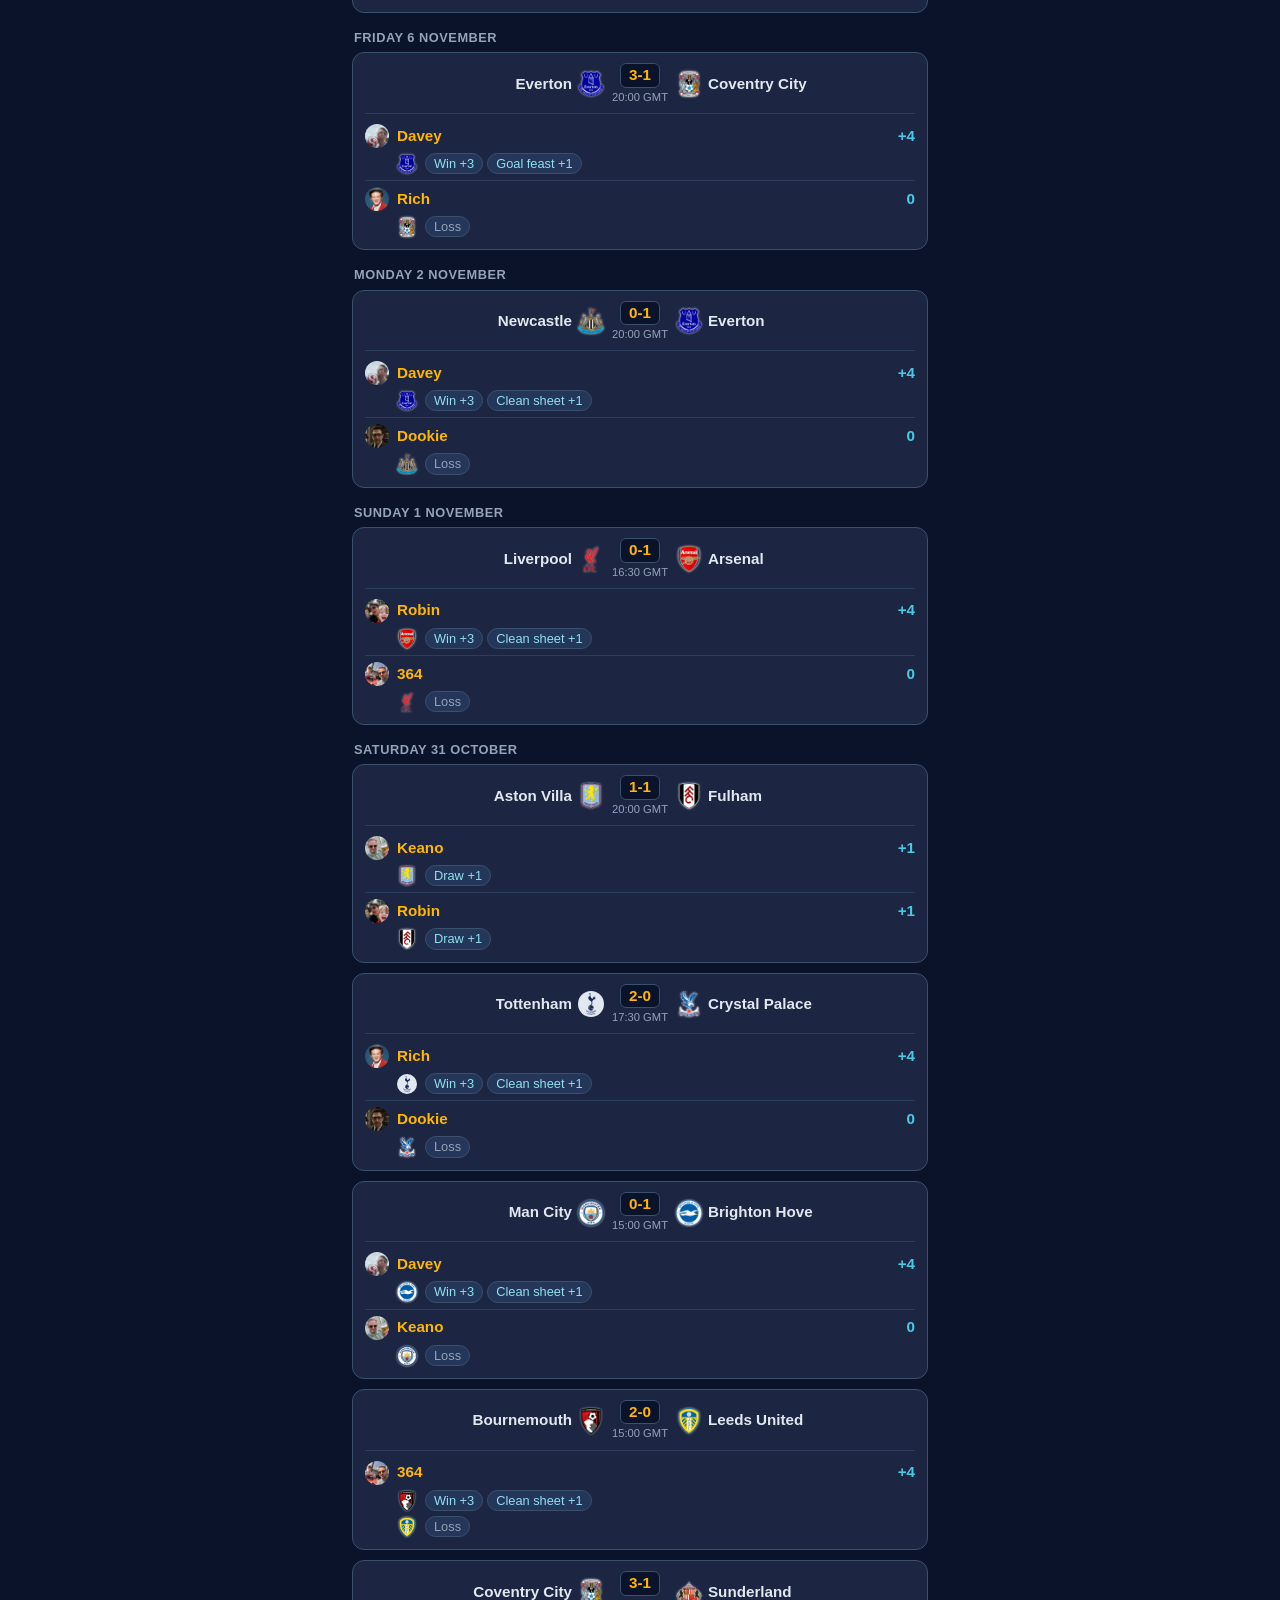
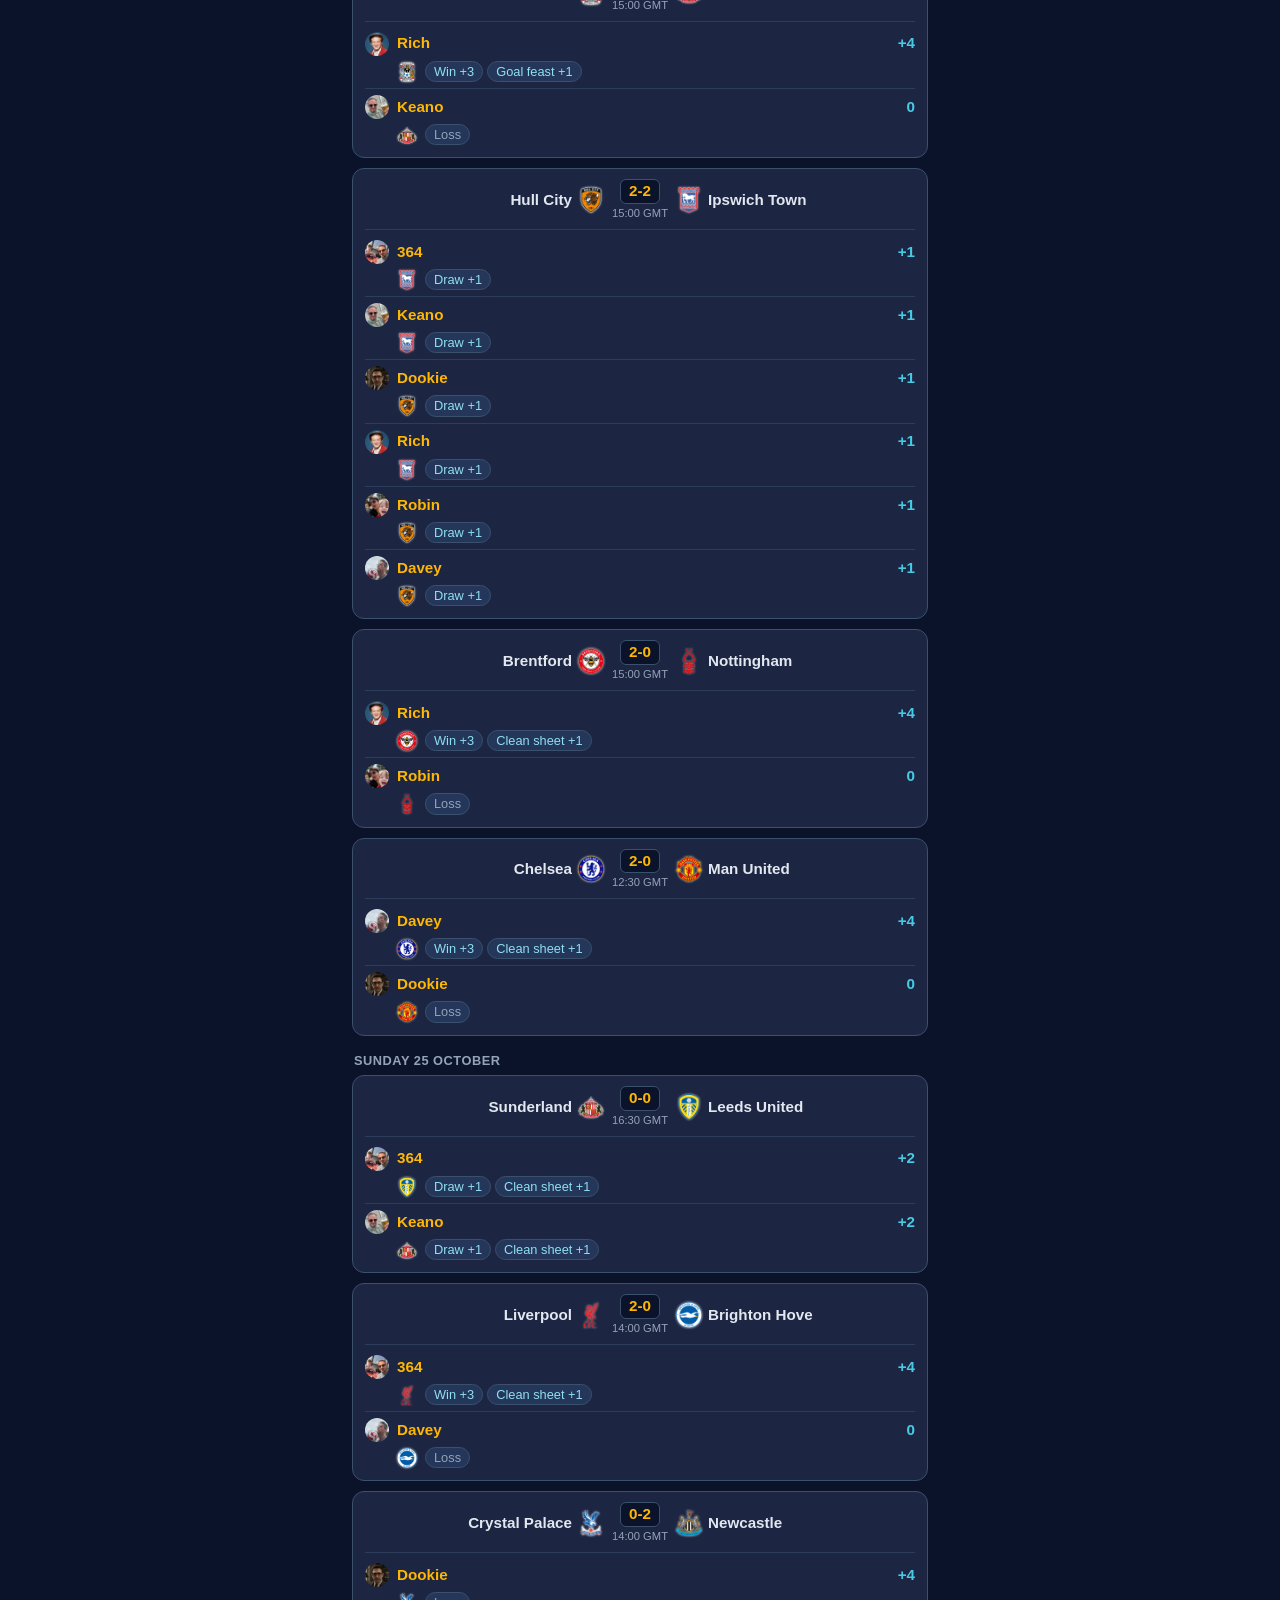
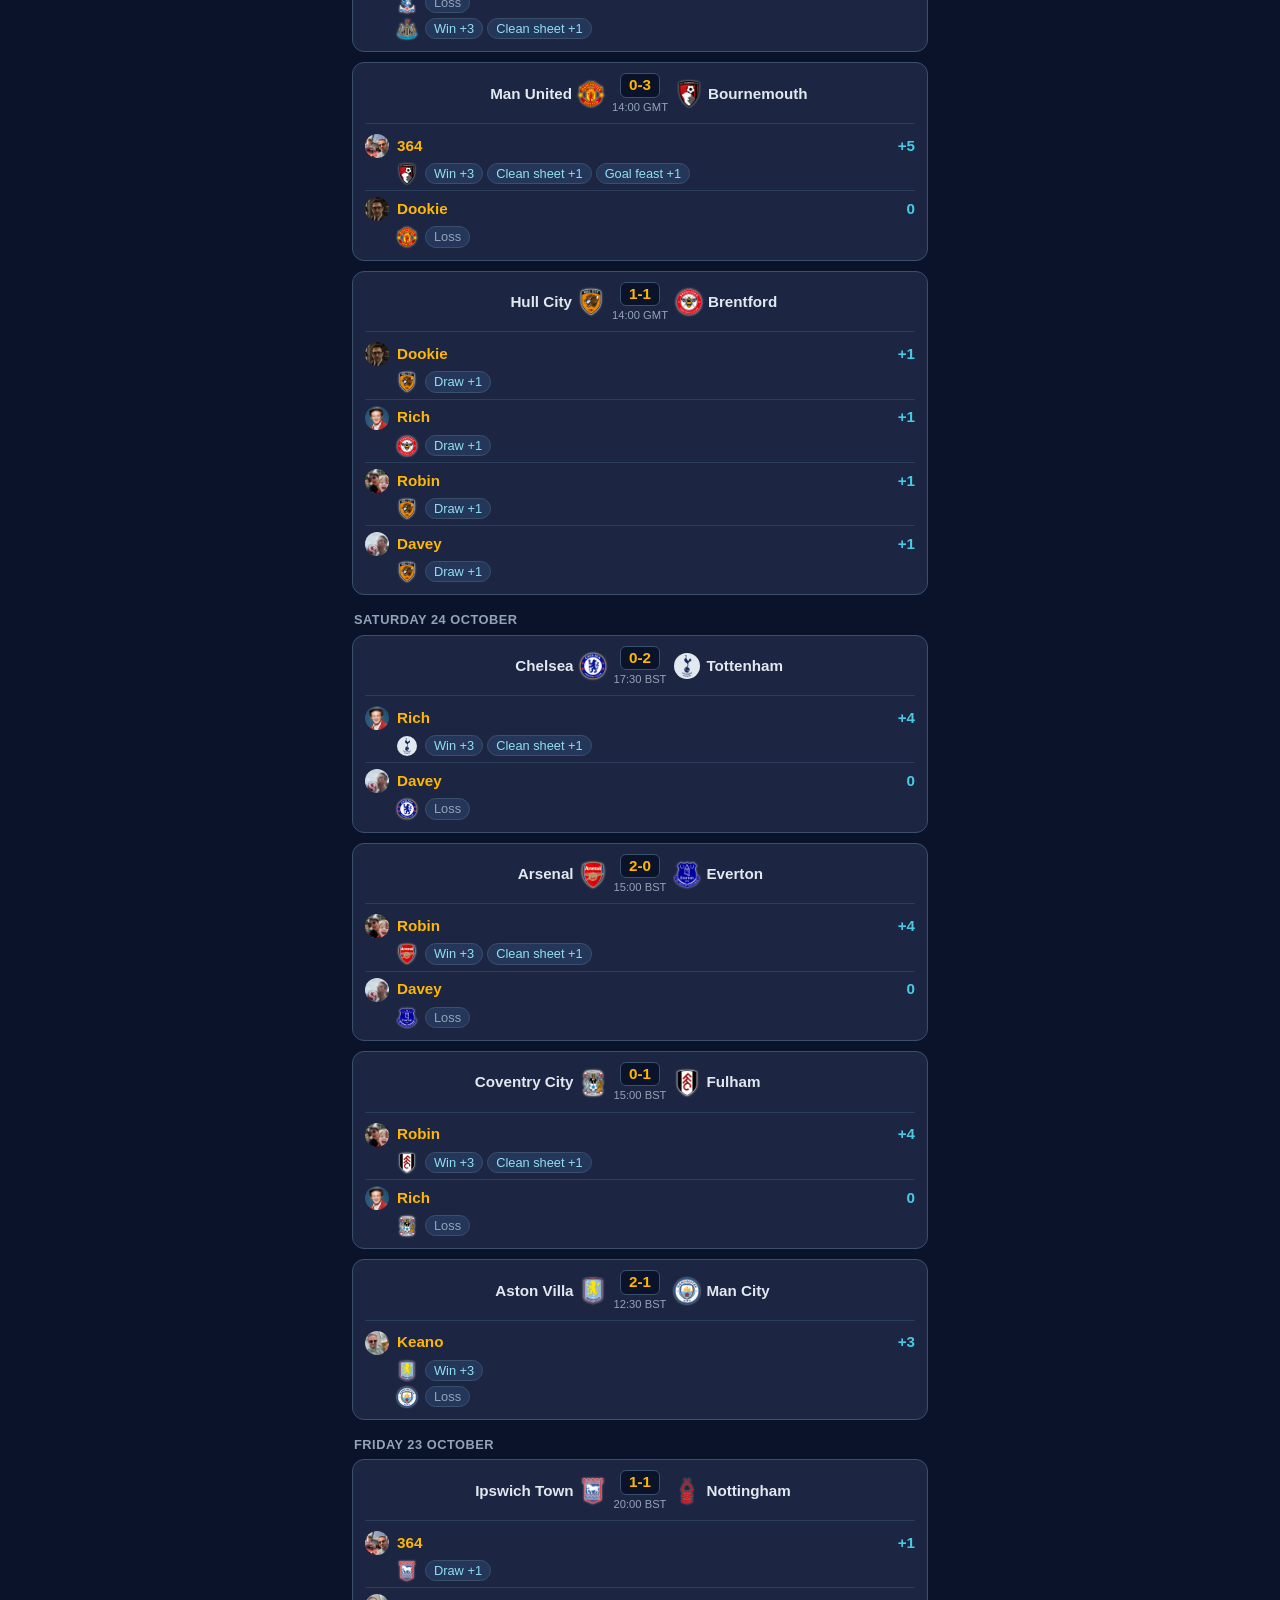
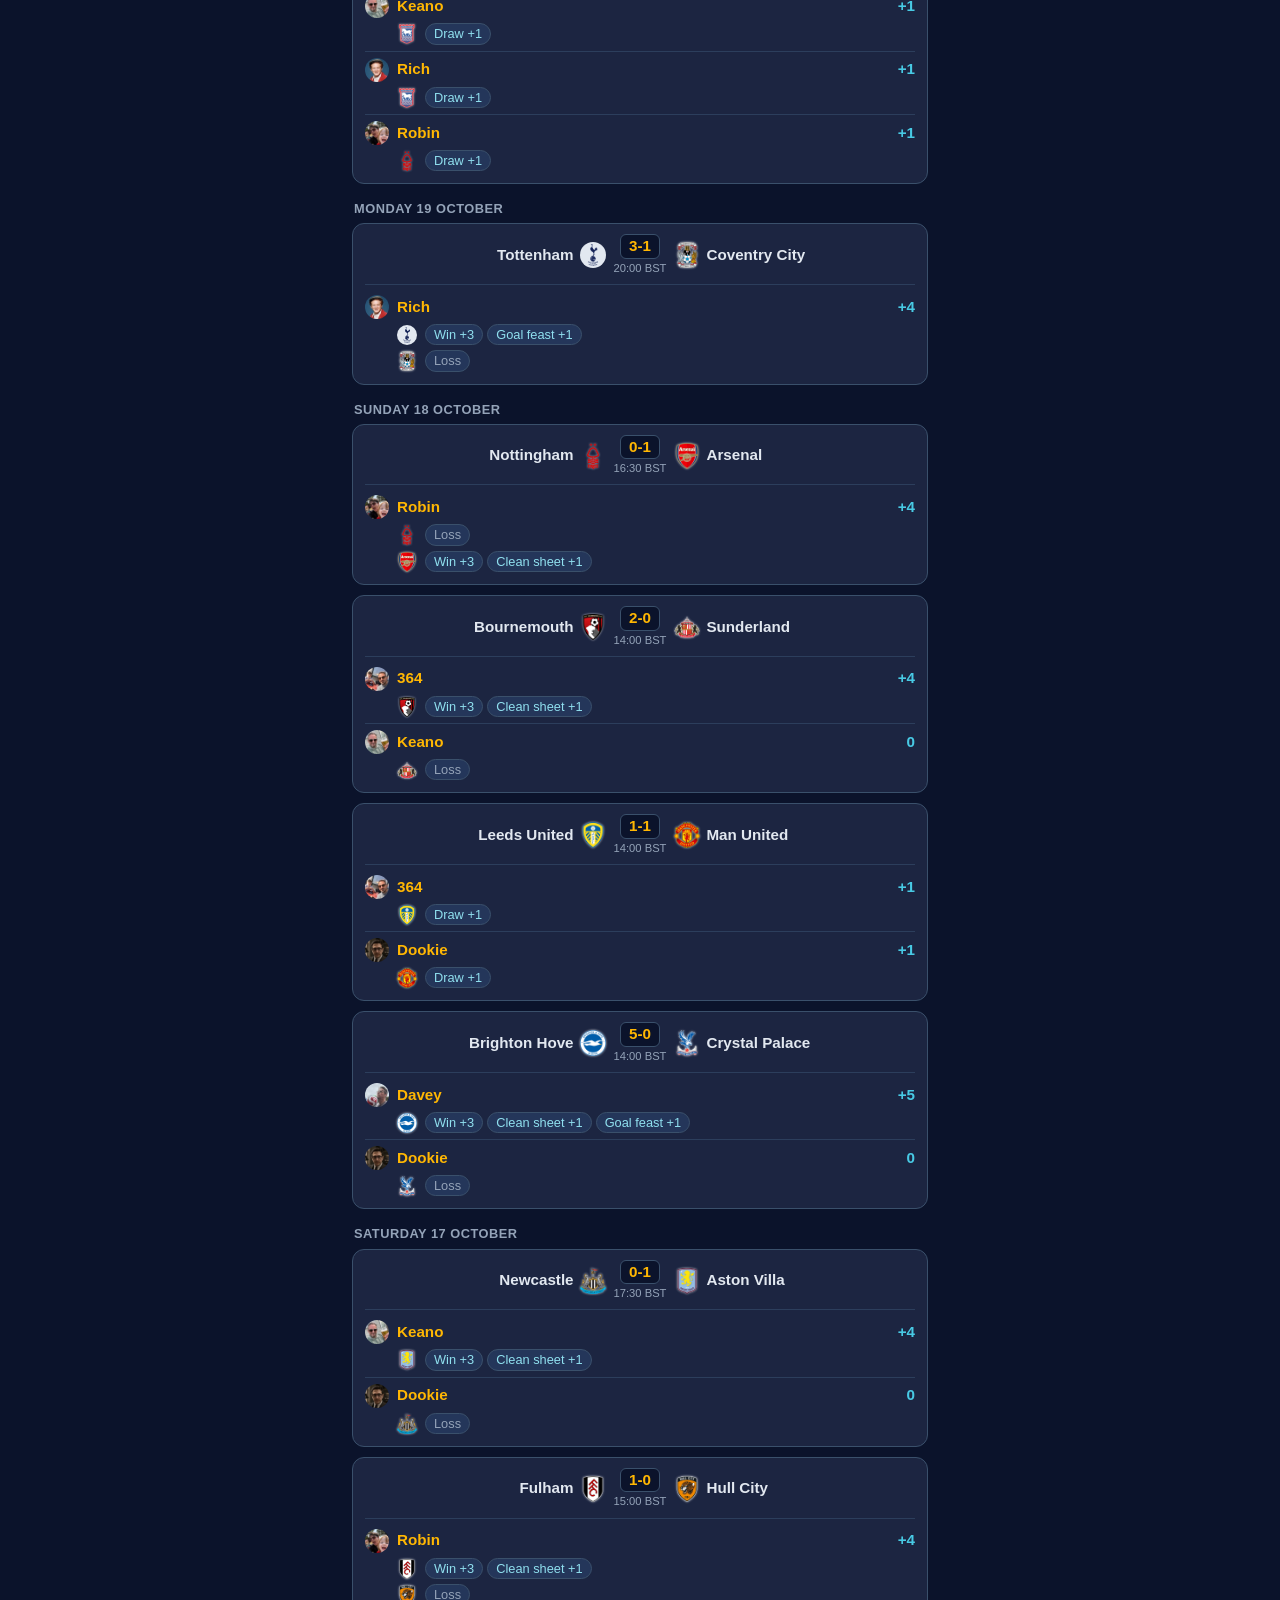
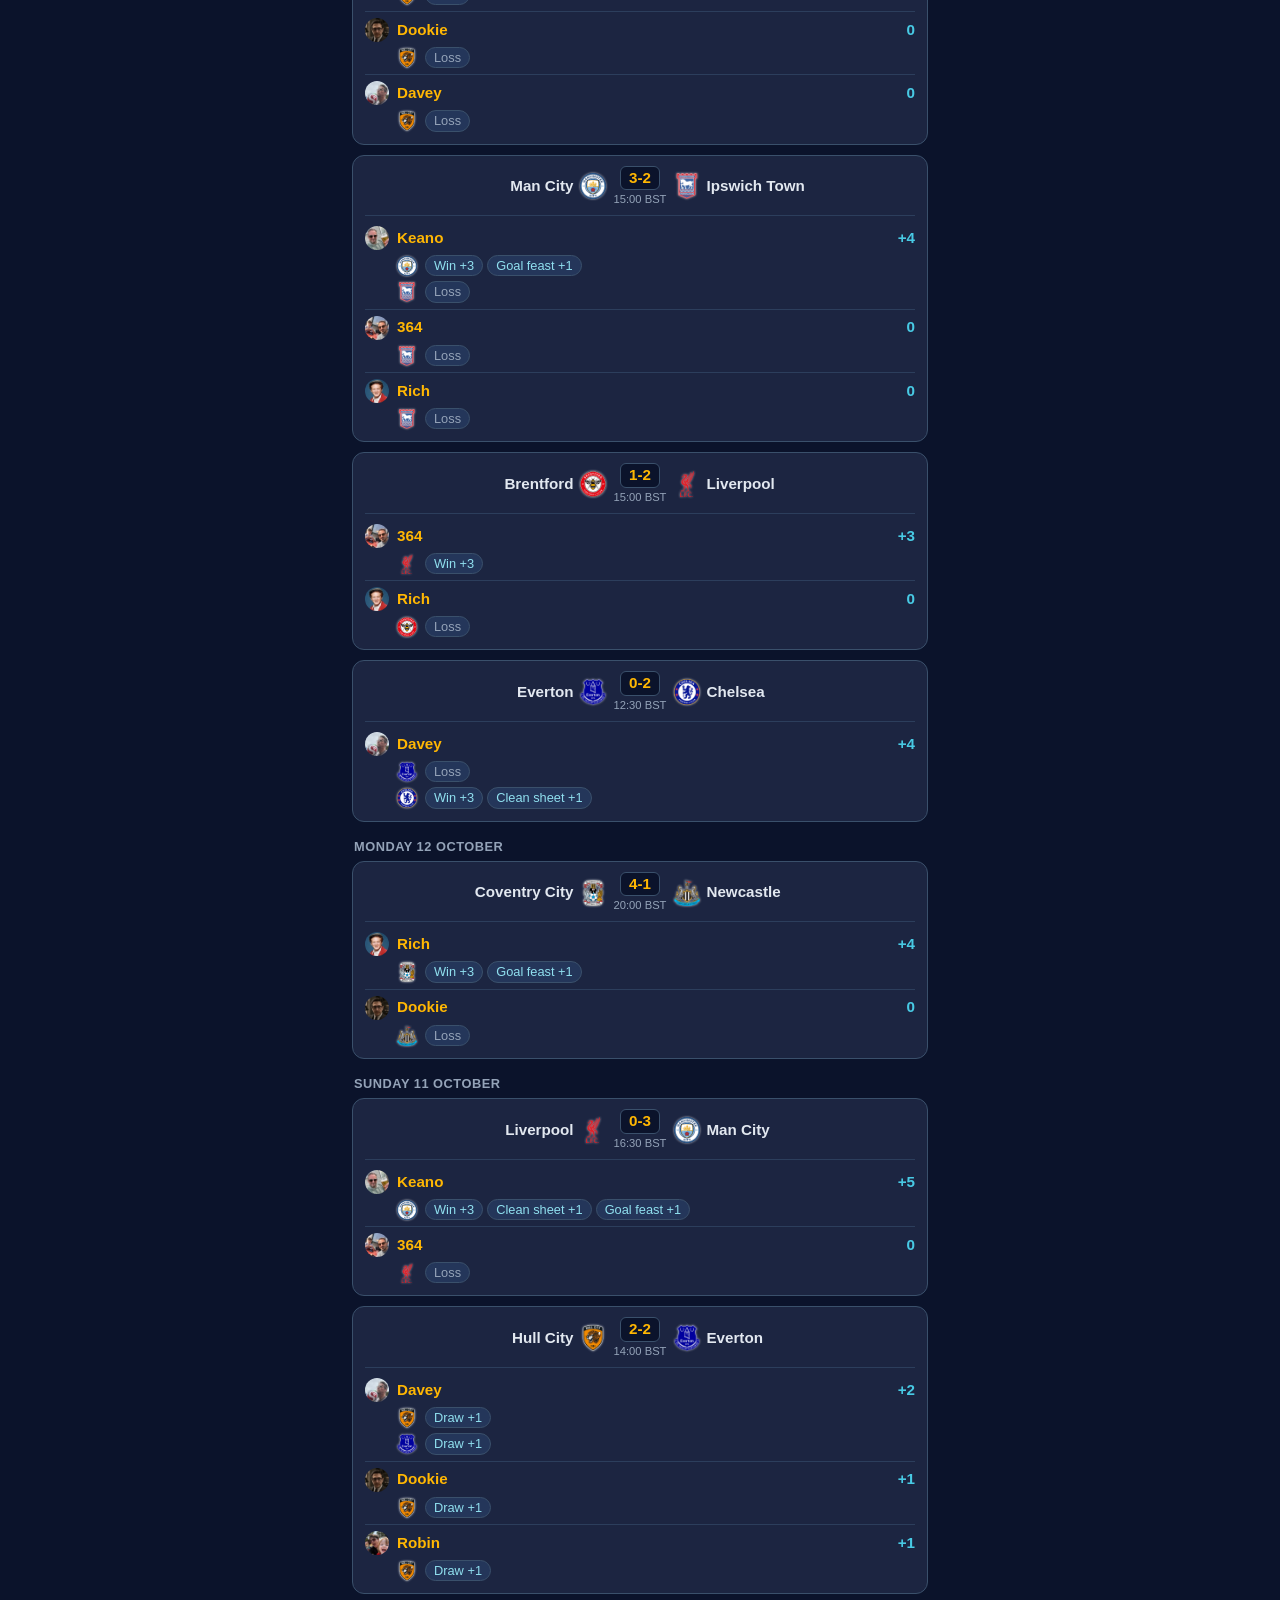
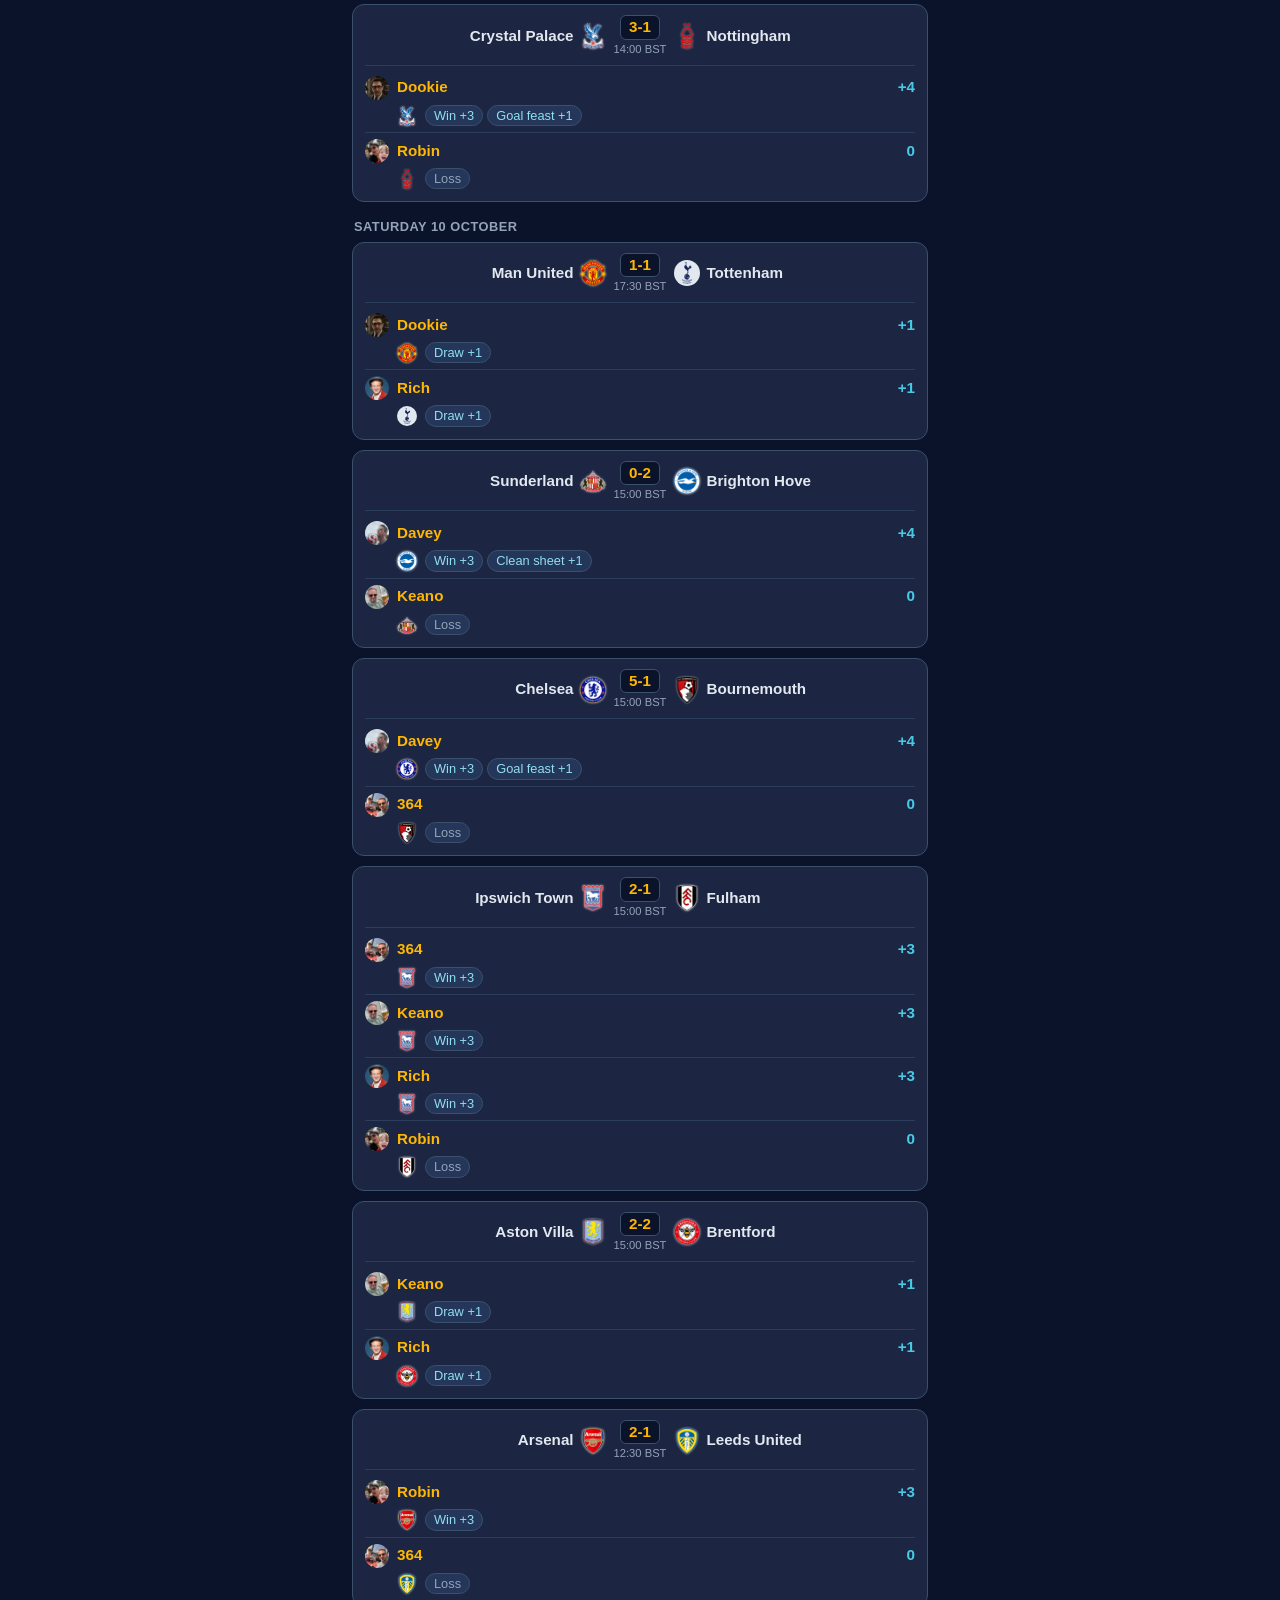
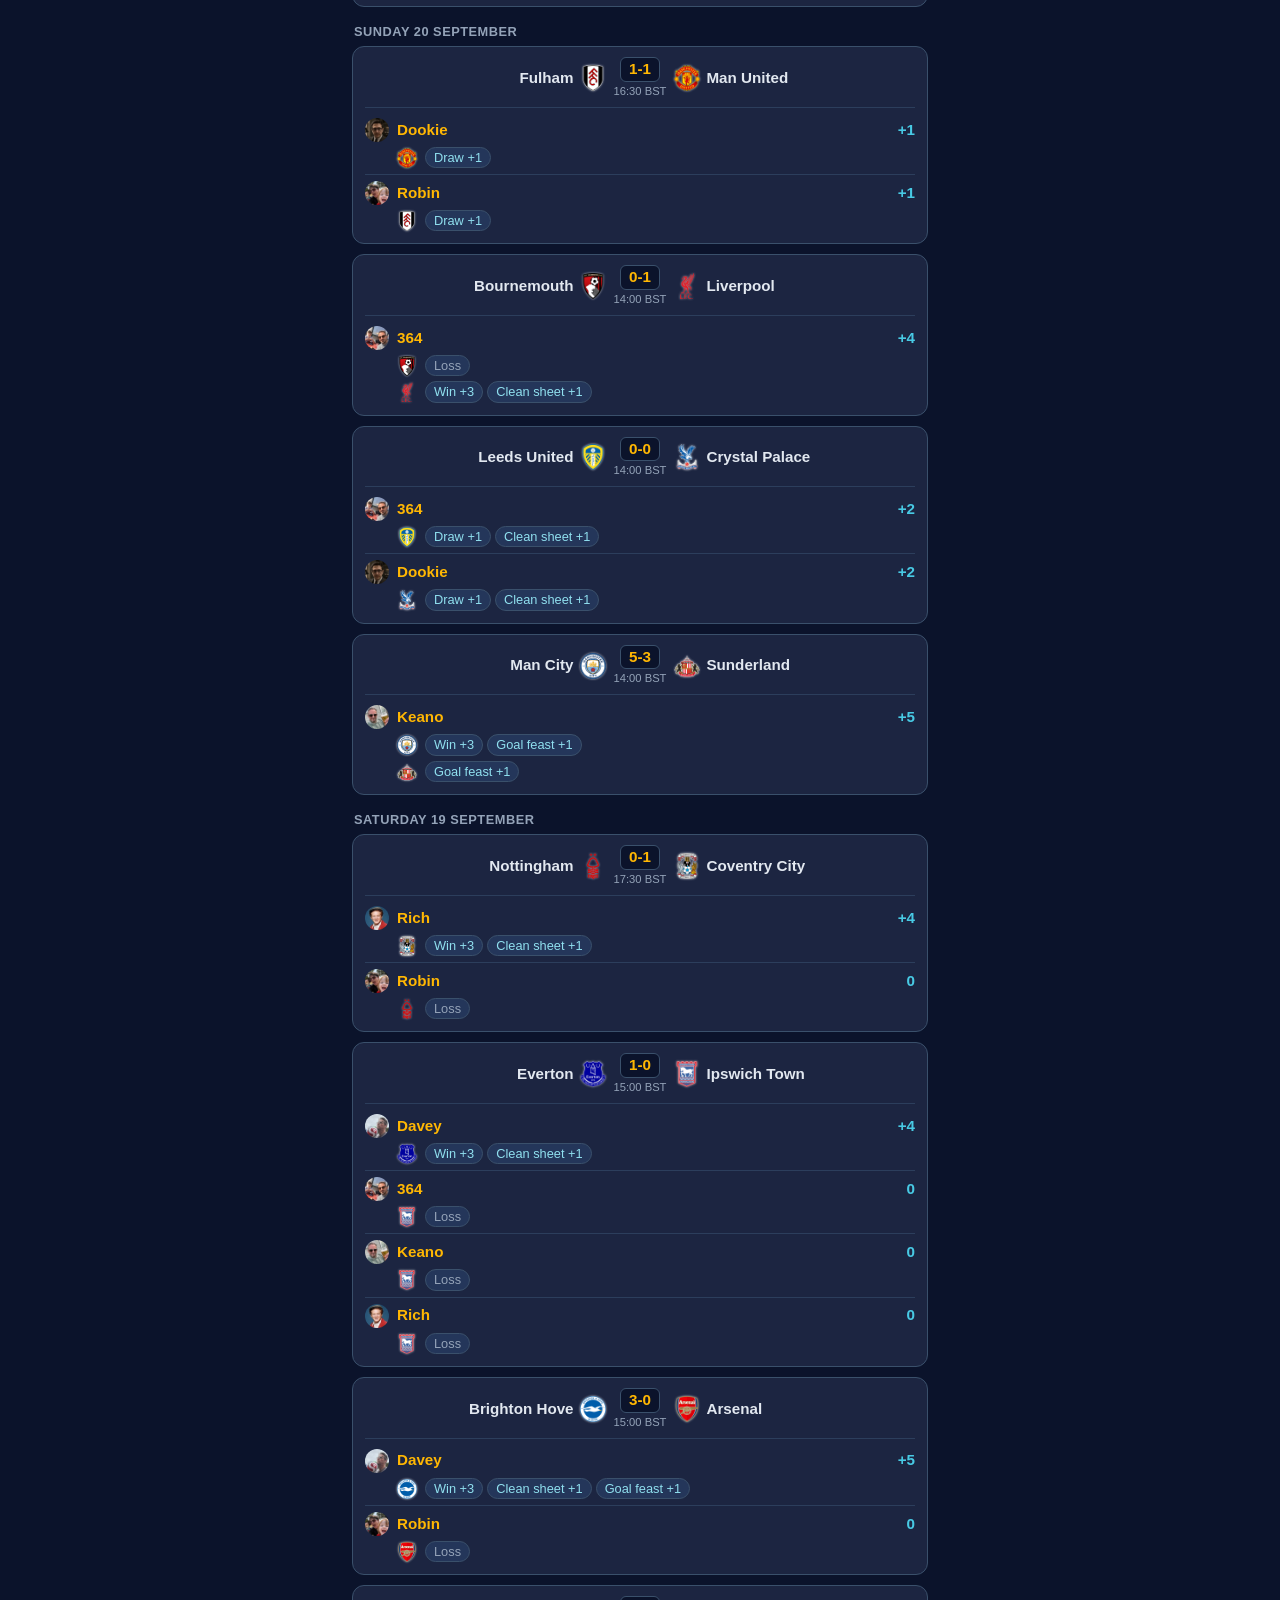
<file: latest_results.html>
<!DOCTYPE html>
<html lang="en">
<head>
  <meta charset="UTF-8">
  <meta name="viewport" content="width=device-width, initial-scale=1.0">
  <title>Results · LSB Sweepstake</title>
  <link rel="stylesheet" href="style.css?v=1f42002e">
</head>
<body>
  
  <header class="topbar">
    <div class="topbar-brand">
      <img src="images/crests/LSB_crest.PNG" alt="Sweepstake Logo" class="topbar-logo" id="site-logo">
      <strong>LSB Official Agreed Sweepstake</strong>
    </div>
    <nav class="nav-links">
      <a href="index.html" class="nav-btn">Standings</a>
      <a href="form.html" class="nav-btn">Form</a>
      <a href="players.html" class="nav-btn">Players</a>
      <a href="latest_results.html" class="nav-btn active" aria-current="page">Results</a>
      <a href="upcoming_fixtures.html" class="nav-btn">Fixtures</a>
      <a href="prizes.html" class="nav-btn">Prizes</a>
      <a href="rules.html" class="nav-btn">Rules</a>
      <a href="shame.html" class="nav-btn">Hall of Shame</a>
    </nav>
  </header>
  <script>
    (function () {
      var logo = document.getElementById("site-logo");
      if (!logo) return;
      var original = logo.getAttribute("src");
      var egg = "images/crests/england_tottenham.football-logos.cc.png";
      var taps = 0, timer = null;
      function show(on, animate) {
        logo.src = on ? egg : original;
        logo.alt = on ? "Tottenham Hotspur crest" : "Sweepstake Logo";
        logo.classList.toggle("logo-egg", on);
        if (animate) {
          logo.classList.remove("logo-spin");
          void logo.offsetWidth;
          logo.classList.add("logo-spin");
        }
      }
      var active = false;
      try { active = sessionStorage.getItem("spursLogo") === "1"; } catch (e) {}
      if (active) show(true, false);
      logo.addEventListener("click", function () {
        taps += 1;
        clearTimeout(timer);
        timer = setTimeout(function () { taps = 0; }, 1500);
        if (taps >= 10) {
          taps = 0;
          active = !active;
          show(active, true);
          try { sessionStorage.setItem("spursLogo", active ? "1" : "0"); } catch (e) {}
        }
      });
    })();
  </script>
  <main>
  <h1 class="page-title visually-hidden">⚽ Latest Results</h1>

  <h2 class="section-heading">Friday 27 November</h2>
  <div class="card match-card">
    <div class="match-line">
      <span class="match-team home"><span class="team-name">Nottingham</span><img class="crest crest-lg" src="images/crests/england_nottingham-forest.football-logos.cc.png" alt="Nottingham" title="Nottingham" loading="lazy"></span>
      <span class="match-mid"><span class="match-badge">3-2</span><span class="match-time">20:00 GMT</span></span>
      <span class="match-team away"><img class="crest crest-lg" src="images/crests/england_chelsea.football-logos.cc.png" alt="Chelsea" title="Chelsea" loading="lazy"><span class="team-name">Chelsea</span></span>
    </div>
    <div class="match-rows">
      <div class="player-block">
        <div class="player-block-head">
          <span class="player-name"><img class="avatar" src="images/player_avatars/Robin_avatar.jpg" alt="" loading="lazy">Robin</span>
          <span class="row-total">+7</span>
        </div>
        <div class="team-line"><img class="crest" src="images/crests/england_nottingham-forest.football-logos.cc.png" alt="Nottingham Forest" title="Nottingham Forest" loading="lazy"><span class="team-tags"><span class="tag">Win +3</span><span class="tag">Goal feast +1</span><span class="tag">Giant kill +3</span></span></div>
      </div>
      <div class="player-block">
        <div class="player-block-head">
          <span class="player-name"><img class="avatar" src="images/player_avatars/Daveylad_avatar.jpg" alt="" loading="lazy">Davey</span>
          <span class="row-total">0</span>
        </div>
        <div class="team-line"><img class="crest" src="images/crests/england_chelsea.football-logos.cc.png" alt="Chelsea" title="Chelsea" loading="lazy"><span class="team-tags"><span class="tag tag-muted">Loss</span></span></div>
      </div>
    </div>
  </div>
  <h2 class="section-heading">Monday 23 November</h2>
  <div class="card match-card">
    <div class="match-line">
      <span class="match-team home"><span class="team-name">Brentford</span><img class="crest crest-lg" src="images/crests/england_brentford.football-logos.cc.png" alt="Brentford" title="Brentford" loading="lazy"></span>
      <span class="match-mid"><span class="match-badge">4-0</span><span class="match-time">20:00 GMT</span></span>
      <span class="match-team away"><img class="crest crest-lg" src="images/crests/england_everton.football-logos.cc.png" alt="Everton" title="Everton" loading="lazy"><span class="team-name">Everton</span></span>
    </div>
    <div class="match-rows">
      <div class="player-block">
        <div class="player-block-head">
          <span class="player-name"><img class="avatar" src="images/player_avatars/Rich_avatar.jpg" alt="" loading="lazy">Rich</span>
          <span class="row-total">+5</span>
        </div>
        <div class="team-line"><img class="crest" src="images/crests/england_brentford.football-logos.cc.png" alt="Brentford" title="Brentford" loading="lazy"><span class="team-tags"><span class="tag">Win +3</span><span class="tag">Clean sheet +1</span><span class="tag">Goal feast +1</span></span></div>
      </div>
      <div class="player-block">
        <div class="player-block-head">
          <span class="player-name"><img class="avatar" src="images/player_avatars/Daveylad_avatar.jpg" alt="" loading="lazy">Davey</span>
          <span class="row-total">0</span>
        </div>
        <div class="team-line"><img class="crest" src="images/crests/england_everton.football-logos.cc.png" alt="Everton" title="Everton" loading="lazy"><span class="team-tags"><span class="tag tag-muted">Loss</span></span></div>
      </div>
    </div>
  </div>
  <h2 class="section-heading">Sunday 22 November</h2>
  <div class="card match-card">
    <div class="match-line">
      <span class="match-team home"><span class="team-name">Liverpool</span><img class="crest crest-lg" src="images/crests/england_liverpool.football-logos.cc.png" alt="Liverpool" title="Liverpool" loading="lazy"></span>
      <span class="match-mid"><span class="match-badge">4-0</span><span class="match-time">16:30 GMT</span></span>
      <span class="match-team away"><img class="crest crest-lg" src="images/crests/england_manchester-united.football-logos.cc.png" alt="Man United" title="Man United" loading="lazy"><span class="team-name">Man United</span></span>
    </div>
    <div class="match-rows">
      <div class="player-block">
        <div class="player-block-head">
          <span class="player-name"><img class="avatar" src="images/player_avatars/364_avatar.jpg" alt="" loading="lazy">364</span>
          <span class="row-total">+5</span>
        </div>
        <div class="team-line"><img class="crest" src="images/crests/england_liverpool.football-logos.cc.png" alt="Liverpool" title="Liverpool" loading="lazy"><span class="team-tags"><span class="tag">Win +3</span><span class="tag">Clean sheet +1</span><span class="tag">Goal feast +1</span></span></div>
      </div>
      <div class="player-block">
        <div class="player-block-head">
          <span class="player-name"><img class="avatar" src="images/player_avatars/dookie_avatar.jpg" alt="" loading="lazy">Dookie</span>
          <span class="row-total">0</span>
        </div>
        <div class="team-line"><img class="crest" src="images/crests/england_manchester-united.football-logos.cc.png" alt="Manchester United" title="Manchester United" loading="lazy"><span class="team-tags"><span class="tag tag-muted">Loss</span></span></div>
      </div>
    </div>
  </div>
  <div class="card match-card">
    <div class="match-line">
      <span class="match-team home"><span class="team-name">Hull City</span><img class="crest crest-lg" src="images/crests/england_hull-city.football-logos.cc.png" alt="Hull City" title="Hull City" loading="lazy"></span>
      <span class="match-mid"><span class="match-badge">2-0</span><span class="match-time">14:00 GMT</span></span>
      <span class="match-team away"><img class="crest crest-lg" src="images/crests/england_brighton.football-logos.cc.png" alt="Brighton Hove" title="Brighton Hove" loading="lazy"><span class="team-name">Brighton Hove</span></span>
    </div>
    <div class="match-rows">
      <div class="player-block">
        <div class="player-block-head">
          <span class="player-name"><img class="avatar" src="images/player_avatars/dookie_avatar.jpg" alt="" loading="lazy">Dookie</span>
          <span class="row-total">+4</span>
        </div>
        <div class="team-line"><img class="crest" src="images/crests/england_hull-city.football-logos.cc.png" alt="Hull City" title="Hull City" loading="lazy"><span class="team-tags"><span class="tag">Win +3</span><span class="tag">Clean sheet +1</span></span></div>
      </div>
      <div class="player-block">
        <div class="player-block-head">
          <span class="player-name"><img class="avatar" src="images/player_avatars/Robin_avatar.jpg" alt="" loading="lazy">Robin</span>
          <span class="row-total">+4</span>
        </div>
        <div class="team-line"><img class="crest" src="images/crests/england_hull-city.football-logos.cc.png" alt="Hull City" title="Hull City" loading="lazy"><span class="team-tags"><span class="tag">Win +3</span><span class="tag">Clean sheet +1</span></span></div>
      </div>
      <div class="player-block">
        <div class="player-block-head">
          <span class="player-name"><img class="avatar" src="images/player_avatars/Daveylad_avatar.jpg" alt="" loading="lazy">Davey</span>
          <span class="row-total">+4</span>
        </div>
        <div class="team-line"><img class="crest" src="images/crests/england_hull-city.football-logos.cc.png" alt="Hull City" title="Hull City" loading="lazy"><span class="team-tags"><span class="tag">Win +3</span><span class="tag">Clean sheet +1</span></span></div>
        <div class="team-line"><img class="crest" src="images/crests/england_brighton.football-logos.cc.png" alt="Brighton &amp; Hove Albion" title="Brighton &amp; Hove Albion" loading="lazy"><span class="team-tags"><span class="tag tag-muted">Loss</span></span></div>
      </div>
    </div>
  </div>
  <h2 class="section-heading">Saturday 21 November</h2>
  <div class="card match-card">
    <div class="match-line">
      <span class="match-team home"><span class="team-name">Newcastle</span><img class="crest crest-lg" src="images/crests/england_newcastle.football-logos.cc.png" alt="Newcastle" title="Newcastle" loading="lazy"></span>
      <span class="match-mid"><span class="match-badge">2-2</span><span class="match-time">17:30 GMT</span></span>
      <span class="match-team away"><img class="crest crest-lg" src="images/crests/england_arsenal.football-logos.cc.png" alt="Arsenal" title="Arsenal" loading="lazy"><span class="team-name">Arsenal</span></span>
    </div>
    <div class="match-rows">
      <div class="player-block">
        <div class="player-block-head">
          <span class="player-name"><img class="avatar" src="images/player_avatars/dookie_avatar.jpg" alt="" loading="lazy">Dookie</span>
          <span class="row-total">+1</span>
        </div>
        <div class="team-line"><img class="crest" src="images/crests/england_newcastle.football-logos.cc.png" alt="Newcastle United" title="Newcastle United" loading="lazy"><span class="team-tags"><span class="tag">Draw +1</span></span></div>
      </div>
      <div class="player-block">
        <div class="player-block-head">
          <span class="player-name"><img class="avatar" src="images/player_avatars/Robin_avatar.jpg" alt="" loading="lazy">Robin</span>
          <span class="row-total">+1</span>
        </div>
        <div class="team-line"><img class="crest" src="images/crests/england_arsenal.football-logos.cc.png" alt="Arsenal" title="Arsenal" loading="lazy"><span class="team-tags"><span class="tag">Draw +1</span></span></div>
      </div>
    </div>
  </div>
  <div class="card match-card">
    <div class="match-line">
      <span class="match-team home"><span class="team-name">Chelsea</span><img class="crest crest-lg" src="images/crests/england_chelsea.football-logos.cc.png" alt="Chelsea" title="Chelsea" loading="lazy"></span>
      <span class="match-mid"><span class="match-badge">1-4</span><span class="match-time">15:00 GMT</span></span>
      <span class="match-team away"><img class="crest crest-lg" src="images/crests/england_leeds-united.football-logos.cc.png" alt="Leeds United" title="Leeds United" loading="lazy"><span class="team-name">Leeds United</span></span>
    </div>
    <div class="match-rows">
      <div class="player-block">
        <div class="player-block-head">
          <span class="player-name"><img class="avatar" src="images/player_avatars/364_avatar.jpg" alt="" loading="lazy">364</span>
          <span class="row-total">+7</span>
        </div>
        <div class="team-line"><img class="crest" src="images/crests/england_leeds-united.football-logos.cc.png" alt="Leeds United" title="Leeds United" loading="lazy"><span class="team-tags"><span class="tag">Win +3</span><span class="tag">Goal feast +1</span><span class="tag">Giant kill +3</span></span></div>
      </div>
      <div class="player-block">
        <div class="player-block-head">
          <span class="player-name"><img class="avatar" src="images/player_avatars/Daveylad_avatar.jpg" alt="" loading="lazy">Davey</span>
          <span class="row-total">0</span>
        </div>
        <div class="team-line"><img class="crest" src="images/crests/england_chelsea.football-logos.cc.png" alt="Chelsea" title="Chelsea" loading="lazy"><span class="team-tags"><span class="tag tag-muted">Loss</span></span></div>
      </div>
    </div>
  </div>
  <div class="card match-card">
    <div class="match-line">
      <span class="match-team home"><span class="team-name">Aston Villa</span><img class="crest crest-lg" src="images/crests/england_aston-villa.football-logos.cc.png" alt="Aston Villa" title="Aston Villa" loading="lazy"></span>
      <span class="match-mid"><span class="match-badge">0-0</span><span class="match-time">15:00 GMT</span></span>
      <span class="match-team away"><img class="crest crest-lg" src="images/crests/england_sunderland.football-logos.cc.png" alt="Sunderland" title="Sunderland" loading="lazy"><span class="team-name">Sunderland</span></span>
    </div>
    <div class="match-rows">
      <div class="player-block">
        <div class="player-block-head">
          <span class="player-name"><img class="avatar" src="images/player_avatars/keano_avatar.jpg" alt="" loading="lazy">Keano</span>
          <span class="row-total">+4</span>
        </div>
        <div class="team-line"><img class="crest" src="images/crests/england_aston-villa.football-logos.cc.png" alt="Aston Villa" title="Aston Villa" loading="lazy"><span class="team-tags"><span class="tag">Draw +1</span><span class="tag">Clean sheet +1</span></span></div>
        <div class="team-line"><img class="crest" src="images/crests/england_sunderland.football-logos.cc.png" alt="Sunderland" title="Sunderland" loading="lazy"><span class="team-tags"><span class="tag">Draw +1</span><span class="tag">Clean sheet +1</span></span></div>
      </div>
    </div>
  </div>
  <div class="card match-card">
    <div class="match-line">
      <span class="match-team home"><span class="team-name">Bournemouth</span><img class="crest crest-lg" src="images/crests/england_bournemouth.football-logos.cc.png" alt="Bournemouth" title="Bournemouth" loading="lazy"></span>
      <span class="match-mid"><span class="match-badge">2-0</span><span class="match-time">15:00 GMT</span></span>
      <span class="match-team away"><img class="crest crest-lg" src="images/crests/england_nottingham-forest.football-logos.cc.png" alt="Nottingham" title="Nottingham" loading="lazy"><span class="team-name">Nottingham</span></span>
    </div>
    <div class="match-rows">
      <div class="player-block">
        <div class="player-block-head">
          <span class="player-name"><img class="avatar" src="images/player_avatars/364_avatar.jpg" alt="" loading="lazy">364</span>
          <span class="row-total">+4</span>
        </div>
        <div class="team-line"><img class="crest" src="images/crests/england_bournemouth.football-logos.cc.png" alt="AFC Bournemouth" title="AFC Bournemouth" loading="lazy"><span class="team-tags"><span class="tag">Win +3</span><span class="tag">Clean sheet +1</span></span></div>
      </div>
      <div class="player-block">
        <div class="player-block-head">
          <span class="player-name"><img class="avatar" src="images/player_avatars/Robin_avatar.jpg" alt="" loading="lazy">Robin</span>
          <span class="row-total">0</span>
        </div>
        <div class="team-line"><img class="crest" src="images/crests/england_nottingham-forest.football-logos.cc.png" alt="Nottingham Forest" title="Nottingham Forest" loading="lazy"><span class="team-tags"><span class="tag tag-muted">Loss</span></span></div>
      </div>
    </div>
  </div>
  <div class="card match-card">
    <div class="match-line">
      <span class="match-team home"><span class="team-name">Tottenham</span><img class="crest crest-lg crest-on-light" src="images/crests/england_tottenham.football-logos.cc.png" alt="Tottenham" title="Tottenham" loading="lazy"></span>
      <span class="match-mid"><span class="match-badge">2-0</span><span class="match-time">15:00 GMT</span></span>
      <span class="match-team away"><img class="crest crest-lg" src="images/crests/england_ipswich.football-logos.cc.png" alt="Ipswich Town" title="Ipswich Town" loading="lazy"><span class="team-name">Ipswich Town</span></span>
    </div>
    <div class="match-rows">
      <div class="player-block">
        <div class="player-block-head">
          <span class="player-name"><img class="avatar" src="images/player_avatars/Rich_avatar.jpg" alt="" loading="lazy">Rich</span>
          <span class="row-total">+4</span>
        </div>
        <div class="team-line"><img class="crest crest-on-light" src="images/crests/england_tottenham.football-logos.cc.png" alt="Tottenham Hotspur" title="Tottenham Hotspur" loading="lazy"><span class="team-tags"><span class="tag">Win +3</span><span class="tag">Clean sheet +1</span></span></div>
        <div class="team-line"><img class="crest" src="images/crests/england_ipswich.football-logos.cc.png" alt="Ipswich Town" title="Ipswich Town" loading="lazy"><span class="team-tags"><span class="tag tag-muted">Loss</span></span></div>
      </div>
      <div class="player-block">
        <div class="player-block-head">
          <span class="player-name"><img class="avatar" src="images/player_avatars/364_avatar.jpg" alt="" loading="lazy">364</span>
          <span class="row-total">0</span>
        </div>
        <div class="team-line"><img class="crest" src="images/crests/england_ipswich.football-logos.cc.png" alt="Ipswich Town" title="Ipswich Town" loading="lazy"><span class="team-tags"><span class="tag tag-muted">Loss</span></span></div>
      </div>
      <div class="player-block">
        <div class="player-block-head">
          <span class="player-name"><img class="avatar" src="images/player_avatars/keano_avatar.jpg" alt="" loading="lazy">Keano</span>
          <span class="row-total">0</span>
        </div>
        <div class="team-line"><img class="crest" src="images/crests/england_ipswich.football-logos.cc.png" alt="Ipswich Town" title="Ipswich Town" loading="lazy"><span class="team-tags"><span class="tag tag-muted">Loss</span></span></div>
      </div>
    </div>
  </div>
  <div class="card match-card">
    <div class="match-line">
      <span class="match-team home"><span class="team-name">Coventry City</span><img class="crest crest-lg" src="images/crests/england_coventry-city.football-logos.cc.png" alt="Coventry City" title="Coventry City" loading="lazy"></span>
      <span class="match-mid"><span class="match-badge">3-2</span><span class="match-time">15:00 GMT</span></span>
      <span class="match-team away"><img class="crest crest-lg" src="images/crests/england_crystal-palace.football-logos.cc.png" alt="Crystal Palace" title="Crystal Palace" loading="lazy"><span class="team-name">Crystal Palace</span></span>
    </div>
    <div class="match-rows">
      <div class="player-block">
        <div class="player-block-head">
          <span class="player-name"><img class="avatar" src="images/player_avatars/Rich_avatar.jpg" alt="" loading="lazy">Rich</span>
          <span class="row-total">+4</span>
        </div>
        <div class="team-line"><img class="crest" src="images/crests/england_coventry-city.football-logos.cc.png" alt="Coventry City" title="Coventry City" loading="lazy"><span class="team-tags"><span class="tag">Win +3</span><span class="tag">Goal feast +1</span></span></div>
      </div>
      <div class="player-block">
        <div class="player-block-head">
          <span class="player-name"><img class="avatar" src="images/player_avatars/dookie_avatar.jpg" alt="" loading="lazy">Dookie</span>
          <span class="row-total">0</span>
        </div>
        <div class="team-line"><img class="crest" src="images/crests/england_crystal-palace.football-logos.cc.png" alt="Crystal Palace" title="Crystal Palace" loading="lazy"><span class="team-tags"><span class="tag tag-muted">Loss</span></span></div>
      </div>
    </div>
  </div>
  <div class="card match-card">
    <div class="match-line">
      <span class="match-team home"><span class="team-name">Man City</span><img class="crest crest-lg" src="images/crests/england_manchester-city.football-logos.cc.png" alt="Man City" title="Man City" loading="lazy"></span>
      <span class="match-mid"><span class="match-badge">1-1</span><span class="match-time">12:30 GMT</span></span>
      <span class="match-team away"><img class="crest crest-lg" src="images/crests/england_fulham.football-logos.cc.png" alt="Fulham" title="Fulham" loading="lazy"><span class="team-name">Fulham</span></span>
    </div>
    <div class="match-rows">
      <div class="player-block">
        <div class="player-block-head">
          <span class="player-name"><img class="avatar" src="images/player_avatars/keano_avatar.jpg" alt="" loading="lazy">Keano</span>
          <span class="row-total">+1</span>
        </div>
        <div class="team-line"><img class="crest" src="images/crests/england_manchester-city.football-logos.cc.png" alt="Manchester City" title="Manchester City" loading="lazy"><span class="team-tags"><span class="tag">Draw +1</span></span></div>
      </div>
      <div class="player-block">
        <div class="player-block-head">
          <span class="player-name"><img class="avatar" src="images/player_avatars/Robin_avatar.jpg" alt="" loading="lazy">Robin</span>
          <span class="row-total">+1</span>
        </div>
        <div class="team-line"><img class="crest" src="images/crests/england_fulham.football-logos.cc.png" alt="Fulham" title="Fulham" loading="lazy"><span class="team-tags"><span class="tag">Draw +1</span></span></div>
      </div>
    </div>
  </div>
  <h2 class="section-heading">Sunday 8 November</h2>
  <div class="card match-card">
    <div class="match-line">
      <span class="match-team home"><span class="team-name">Man United</span><img class="crest crest-lg" src="images/crests/england_manchester-united.football-logos.cc.png" alt="Man United" title="Man United" loading="lazy"></span>
      <span class="match-mid"><span class="match-badge">4-4</span><span class="match-time">16:30 GMT</span></span>
      <span class="match-team away"><img class="crest crest-lg" src="images/crests/england_aston-villa.football-logos.cc.png" alt="Aston Villa" title="Aston Villa" loading="lazy"><span class="team-name">Aston Villa</span></span>
    </div>
    <div class="match-rows">
      <div class="player-block">
        <div class="player-block-head">
          <span class="player-name"><img class="avatar" src="images/player_avatars/keano_avatar.jpg" alt="" loading="lazy">Keano</span>
          <span class="row-total">+2</span>
        </div>
        <div class="team-line"><img class="crest" src="images/crests/england_aston-villa.football-logos.cc.png" alt="Aston Villa" title="Aston Villa" loading="lazy"><span class="team-tags"><span class="tag">Draw +1</span><span class="tag">Goal feast +1</span></span></div>
      </div>
      <div class="player-block">
        <div class="player-block-head">
          <span class="player-name"><img class="avatar" src="images/player_avatars/dookie_avatar.jpg" alt="" loading="lazy">Dookie</span>
          <span class="row-total">+2</span>
        </div>
        <div class="team-line"><img class="crest" src="images/crests/england_manchester-united.football-logos.cc.png" alt="Manchester United" title="Manchester United" loading="lazy"><span class="team-tags"><span class="tag">Draw +1</span><span class="tag">Goal feast +1</span></span></div>
      </div>
    </div>
  </div>
  <div class="card match-card">
    <div class="match-line">
      <span class="match-team home"><span class="team-name">Crystal Palace</span><img class="crest crest-lg" src="images/crests/england_crystal-palace.football-logos.cc.png" alt="Crystal Palace" title="Crystal Palace" loading="lazy"></span>
      <span class="match-mid"><span class="match-badge">1-3</span><span class="match-time">14:00 GMT</span></span>
      <span class="match-team away"><img class="crest crest-lg" src="images/crests/england_liverpool.football-logos.cc.png" alt="Liverpool" title="Liverpool" loading="lazy"><span class="team-name">Liverpool</span></span>
    </div>
    <div class="match-rows">
      <div class="player-block">
        <div class="player-block-head">
          <span class="player-name"><img class="avatar" src="images/player_avatars/364_avatar.jpg" alt="" loading="lazy">364</span>
          <span class="row-total">+4</span>
        </div>
        <div class="team-line"><img class="crest" src="images/crests/england_liverpool.football-logos.cc.png" alt="Liverpool" title="Liverpool" loading="lazy"><span class="team-tags"><span class="tag">Win +3</span><span class="tag">Goal feast +1</span></span></div>
      </div>
      <div class="player-block">
        <div class="player-block-head">
          <span class="player-name"><img class="avatar" src="images/player_avatars/dookie_avatar.jpg" alt="" loading="lazy">Dookie</span>
          <span class="row-total">0</span>
        </div>
        <div class="team-line"><img class="crest" src="images/crests/england_crystal-palace.football-logos.cc.png" alt="Crystal Palace" title="Crystal Palace" loading="lazy"><span class="team-tags"><span class="tag tag-muted">Loss</span></span></div>
      </div>
    </div>
  </div>
  <div class="card match-card">
    <div class="match-line">
      <span class="match-team home"><span class="team-name">Sunderland</span><img class="crest crest-lg" src="images/crests/england_sunderland.football-logos.cc.png" alt="Sunderland" title="Sunderland" loading="lazy"></span>
      <span class="match-mid"><span class="match-badge">1-0</span><span class="match-time">14:00 GMT</span></span>
      <span class="match-team away"><img class="crest crest-lg" src="images/crests/england_chelsea.football-logos.cc.png" alt="Chelsea" title="Chelsea" loading="lazy"><span class="team-name">Chelsea</span></span>
    </div>
    <div class="match-rows">
      <div class="player-block">
        <div class="player-block-head">
          <span class="player-name"><img class="avatar" src="images/player_avatars/keano_avatar.jpg" alt="" loading="lazy">Keano</span>
          <span class="row-total">+7</span>
        </div>
        <div class="team-line"><img class="crest" src="images/crests/england_sunderland.football-logos.cc.png" alt="Sunderland" title="Sunderland" loading="lazy"><span class="team-tags"><span class="tag">Win +3</span><span class="tag">Clean sheet +1</span><span class="tag">Giant kill +3</span></span></div>
      </div>
      <div class="player-block">
        <div class="player-block-head">
          <span class="player-name"><img class="avatar" src="images/player_avatars/Daveylad_avatar.jpg" alt="" loading="lazy">Davey</span>
          <span class="row-total">0</span>
        </div>
        <div class="team-line"><img class="crest" src="images/crests/england_chelsea.football-logos.cc.png" alt="Chelsea" title="Chelsea" loading="lazy"><span class="team-tags"><span class="tag tag-muted">Loss</span></span></div>
      </div>
    </div>
  </div>
  <div class="card match-card">
    <div class="match-line">
      <span class="match-team home"><span class="team-name">Ipswich Town</span><img class="crest crest-lg" src="images/crests/england_ipswich.football-logos.cc.png" alt="Ipswich Town" title="Ipswich Town" loading="lazy"></span>
      <span class="match-mid"><span class="match-badge">1-2</span><span class="match-time">14:00 GMT</span></span>
      <span class="match-team away"><img class="crest crest-lg" src="images/crests/england_bournemouth.football-logos.cc.png" alt="Bournemouth" title="Bournemouth" loading="lazy"><span class="team-name">Bournemouth</span></span>
    </div>
    <div class="match-rows">
      <div class="player-block">
        <div class="player-block-head">
          <span class="player-name"><img class="avatar" src="images/player_avatars/364_avatar.jpg" alt="" loading="lazy">364</span>
          <span class="row-total">+3</span>
        </div>
        <div class="team-line"><img class="crest" src="images/crests/england_ipswich.football-logos.cc.png" alt="Ipswich Town" title="Ipswich Town" loading="lazy"><span class="team-tags"><span class="tag tag-muted">Loss</span></span></div>
        <div class="team-line"><img class="crest" src="images/crests/england_bournemouth.football-logos.cc.png" alt="AFC Bournemouth" title="AFC Bournemouth" loading="lazy"><span class="team-tags"><span class="tag">Win +3</span></span></div>
      </div>
      <div class="player-block">
        <div class="player-block-head">
          <span class="player-name"><img class="avatar" src="images/player_avatars/keano_avatar.jpg" alt="" loading="lazy">Keano</span>
          <span class="row-total">0</span>
        </div>
        <div class="team-line"><img class="crest" src="images/crests/england_ipswich.football-logos.cc.png" alt="Ipswich Town" title="Ipswich Town" loading="lazy"><span class="team-tags"><span class="tag tag-muted">Loss</span></span></div>
      </div>
      <div class="player-block">
        <div class="player-block-head">
          <span class="player-name"><img class="avatar" src="images/player_avatars/Rich_avatar.jpg" alt="" loading="lazy">Rich</span>
          <span class="row-total">0</span>
        </div>
        <div class="team-line"><img class="crest" src="images/crests/england_ipswich.football-logos.cc.png" alt="Ipswich Town" title="Ipswich Town" loading="lazy"><span class="team-tags"><span class="tag tag-muted">Loss</span></span></div>
      </div>
    </div>
  </div>
  <div class="card match-card">
    <div class="match-line">
      <span class="match-team home"><span class="team-name">Brighton Hove</span><img class="crest crest-lg" src="images/crests/england_brighton.football-logos.cc.png" alt="Brighton Hove" title="Brighton Hove" loading="lazy"></span>
      <span class="match-mid"><span class="match-badge">2-0</span><span class="match-time">14:00 GMT</span></span>
      <span class="match-team away"><img class="crest crest-lg" src="images/crests/england_brentford.football-logos.cc.png" alt="Brentford" title="Brentford" loading="lazy"><span class="team-name">Brentford</span></span>
    </div>
    <div class="match-rows">
      <div class="player-block">
        <div class="player-block-head">
          <span class="player-name"><img class="avatar" src="images/player_avatars/Daveylad_avatar.jpg" alt="" loading="lazy">Davey</span>
          <span class="row-total">+4</span>
        </div>
        <div class="team-line"><img class="crest" src="images/crests/england_brighton.football-logos.cc.png" alt="Brighton &amp; Hove Albion" title="Brighton &amp; Hove Albion" loading="lazy"><span class="team-tags"><span class="tag">Win +3</span><span class="tag">Clean sheet +1</span></span></div>
      </div>
      <div class="player-block">
        <div class="player-block-head">
          <span class="player-name"><img class="avatar" src="images/player_avatars/Rich_avatar.jpg" alt="" loading="lazy">Rich</span>
          <span class="row-total">0</span>
        </div>
        <div class="team-line"><img class="crest" src="images/crests/england_brentford.football-logos.cc.png" alt="Brentford" title="Brentford" loading="lazy"><span class="team-tags"><span class="tag tag-muted">Loss</span></span></div>
      </div>
    </div>
  </div>
  <h2 class="section-heading">Saturday 7 November</h2>
  <div class="card match-card">
    <div class="match-line">
      <span class="match-team home"><span class="team-name">Nottingham</span><img class="crest crest-lg" src="images/crests/england_nottingham-forest.football-logos.cc.png" alt="Nottingham" title="Nottingham" loading="lazy"></span>
      <span class="match-mid"><span class="match-badge">3-1</span><span class="match-time">17:30 GMT</span></span>
      <span class="match-team away"><img class="crest crest-lg" src="images/crests/england_manchester-city.football-logos.cc.png" alt="Man City" title="Man City" loading="lazy"><span class="team-name">Man City</span></span>
    </div>
    <div class="match-rows">
      <div class="player-block">
        <div class="player-block-head">
          <span class="player-name"><img class="avatar" src="images/player_avatars/Robin_avatar.jpg" alt="" loading="lazy">Robin</span>
          <span class="row-total">+7</span>
        </div>
        <div class="team-line"><img class="crest" src="images/crests/england_nottingham-forest.football-logos.cc.png" alt="Nottingham Forest" title="Nottingham Forest" loading="lazy"><span class="team-tags"><span class="tag">Win +3</span><span class="tag">Goal feast +1</span><span class="tag">Giant kill +3</span></span></div>
      </div>
      <div class="player-block">
        <div class="player-block-head">
          <span class="player-name"><img class="avatar" src="images/player_avatars/keano_avatar.jpg" alt="" loading="lazy">Keano</span>
          <span class="row-total">0</span>
        </div>
        <div class="team-line"><img class="crest" src="images/crests/england_manchester-city.football-logos.cc.png" alt="Manchester City" title="Manchester City" loading="lazy"><span class="team-tags"><span class="tag tag-muted">Loss</span></span></div>
      </div>
    </div>
  </div>
  <div class="card match-card">
    <div class="match-line">
      <span class="match-team home"><span class="team-name">Arsenal</span><img class="crest crest-lg" src="images/crests/england_arsenal.football-logos.cc.png" alt="Arsenal" title="Arsenal" loading="lazy"></span>
      <span class="match-mid"><span class="match-badge">1-0</span><span class="match-time">15:00 GMT</span></span>
      <span class="match-team away"><img class="crest crest-lg" src="images/crests/england_hull-city.football-logos.cc.png" alt="Hull City" title="Hull City" loading="lazy"><span class="team-name">Hull City</span></span>
    </div>
    <div class="match-rows">
      <div class="player-block">
        <div class="player-block-head">
          <span class="player-name"><img class="avatar" src="images/player_avatars/Robin_avatar.jpg" alt="" loading="lazy">Robin</span>
          <span class="row-total">+4</span>
        </div>
        <div class="team-line"><img class="crest" src="images/crests/england_arsenal.football-logos.cc.png" alt="Arsenal" title="Arsenal" loading="lazy"><span class="team-tags"><span class="tag">Win +3</span><span class="tag">Clean sheet +1</span></span></div>
        <div class="team-line"><img class="crest" src="images/crests/england_hull-city.football-logos.cc.png" alt="Hull City" title="Hull City" loading="lazy"><span class="team-tags"><span class="tag tag-muted">Loss</span></span></div>
      </div>
      <div class="player-block">
        <div class="player-block-head">
          <span class="player-name"><img class="avatar" src="images/player_avatars/dookie_avatar.jpg" alt="" loading="lazy">Dookie</span>
          <span class="row-total">0</span>
        </div>
        <div class="team-line"><img class="crest" src="images/crests/england_hull-city.football-logos.cc.png" alt="Hull City" title="Hull City" loading="lazy"><span class="team-tags"><span class="tag tag-muted">Loss</span></span></div>
      </div>
      <div class="player-block">
        <div class="player-block-head">
          <span class="player-name"><img class="avatar" src="images/player_avatars/Daveylad_avatar.jpg" alt="" loading="lazy">Davey</span>
          <span class="row-total">0</span>
        </div>
        <div class="team-line"><img class="crest" src="images/crests/england_hull-city.football-logos.cc.png" alt="Hull City" title="Hull City" loading="lazy"><span class="team-tags"><span class="tag tag-muted">Loss</span></span></div>
      </div>
    </div>
  </div>
  <div class="card match-card">
    <div class="match-line">
      <span class="match-team home"><span class="team-name">Fulham</span><img class="crest crest-lg" src="images/crests/england_fulham.football-logos.cc.png" alt="Fulham" title="Fulham" loading="lazy"></span>
      <span class="match-mid"><span class="match-badge">1-1</span><span class="match-time">15:00 GMT</span></span>
      <span class="match-team away"><img class="crest crest-lg" src="images/crests/england_newcastle.football-logos.cc.png" alt="Newcastle" title="Newcastle" loading="lazy"><span class="team-name">Newcastle</span></span>
    </div>
    <div class="match-rows">
      <div class="player-block">
        <div class="player-block-head">
          <span class="player-name"><img class="avatar" src="images/player_avatars/dookie_avatar.jpg" alt="" loading="lazy">Dookie</span>
          <span class="row-total">+1</span>
        </div>
        <div class="team-line"><img class="crest" src="images/crests/england_newcastle.football-logos.cc.png" alt="Newcastle United" title="Newcastle United" loading="lazy"><span class="team-tags"><span class="tag">Draw +1</span></span></div>
      </div>
      <div class="player-block">
        <div class="player-block-head">
          <span class="player-name"><img class="avatar" src="images/player_avatars/Robin_avatar.jpg" alt="" loading="lazy">Robin</span>
          <span class="row-total">+1</span>
        </div>
        <div class="team-line"><img class="crest" src="images/crests/england_fulham.football-logos.cc.png" alt="Fulham" title="Fulham" loading="lazy"><span class="team-tags"><span class="tag">Draw +1</span></span></div>
      </div>
    </div>
  </div>
  <div class="card match-card">
    <div class="match-line">
      <span class="match-team home"><span class="team-name">Leeds United</span><img class="crest crest-lg" src="images/crests/england_leeds-united.football-logos.cc.png" alt="Leeds United" title="Leeds United" loading="lazy"></span>
      <span class="match-mid"><span class="match-badge">1-0</span><span class="match-time">12:30 GMT</span></span>
      <span class="match-team away"><img class="crest crest-lg crest-on-light" src="images/crests/england_tottenham.football-logos.cc.png" alt="Tottenham" title="Tottenham" loading="lazy"><span class="team-name">Tottenham</span></span>
    </div>
    <div class="match-rows">
      <div class="player-block">
        <div class="player-block-head">
          <span class="player-name"><img class="avatar" src="images/player_avatars/364_avatar.jpg" alt="" loading="lazy">364</span>
          <span class="row-total">+7</span>
        </div>
        <div class="team-line"><img class="crest" src="images/crests/england_leeds-united.football-logos.cc.png" alt="Leeds United" title="Leeds United" loading="lazy"><span class="team-tags"><span class="tag">Win +3</span><span class="tag">Clean sheet +1</span><span class="tag">Giant kill +3</span></span></div>
      </div>
      <div class="player-block">
        <div class="player-block-head">
          <span class="player-name"><img class="avatar" src="images/player_avatars/Rich_avatar.jpg" alt="" loading="lazy">Rich</span>
          <span class="row-total">0</span>
        </div>
        <div class="team-line"><img class="crest crest-on-light" src="images/crests/england_tottenham.football-logos.cc.png" alt="Tottenham Hotspur" title="Tottenham Hotspur" loading="lazy"><span class="team-tags"><span class="tag tag-muted">Loss</span></span></div>
      </div>
    </div>
  </div>
  <h2 class="section-heading">Friday 6 November</h2>
  <div class="card match-card">
    <div class="match-line">
      <span class="match-team home"><span class="team-name">Everton</span><img class="crest crest-lg" src="images/crests/england_everton.football-logos.cc.png" alt="Everton" title="Everton" loading="lazy"></span>
      <span class="match-mid"><span class="match-badge">3-1</span><span class="match-time">20:00 GMT</span></span>
      <span class="match-team away"><img class="crest crest-lg" src="images/crests/england_coventry-city.football-logos.cc.png" alt="Coventry City" title="Coventry City" loading="lazy"><span class="team-name">Coventry City</span></span>
    </div>
    <div class="match-rows">
      <div class="player-block">
        <div class="player-block-head">
          <span class="player-name"><img class="avatar" src="images/player_avatars/Daveylad_avatar.jpg" alt="" loading="lazy">Davey</span>
          <span class="row-total">+4</span>
        </div>
        <div class="team-line"><img class="crest" src="images/crests/england_everton.football-logos.cc.png" alt="Everton" title="Everton" loading="lazy"><span class="team-tags"><span class="tag">Win +3</span><span class="tag">Goal feast +1</span></span></div>
      </div>
      <div class="player-block">
        <div class="player-block-head">
          <span class="player-name"><img class="avatar" src="images/player_avatars/Rich_avatar.jpg" alt="" loading="lazy">Rich</span>
          <span class="row-total">0</span>
        </div>
        <div class="team-line"><img class="crest" src="images/crests/england_coventry-city.football-logos.cc.png" alt="Coventry City" title="Coventry City" loading="lazy"><span class="team-tags"><span class="tag tag-muted">Loss</span></span></div>
      </div>
    </div>
  </div>
  <h2 class="section-heading">Monday 2 November</h2>
  <div class="card match-card">
    <div class="match-line">
      <span class="match-team home"><span class="team-name">Newcastle</span><img class="crest crest-lg" src="images/crests/england_newcastle.football-logos.cc.png" alt="Newcastle" title="Newcastle" loading="lazy"></span>
      <span class="match-mid"><span class="match-badge">0-1</span><span class="match-time">20:00 GMT</span></span>
      <span class="match-team away"><img class="crest crest-lg" src="images/crests/england_everton.football-logos.cc.png" alt="Everton" title="Everton" loading="lazy"><span class="team-name">Everton</span></span>
    </div>
    <div class="match-rows">
      <div class="player-block">
        <div class="player-block-head">
          <span class="player-name"><img class="avatar" src="images/player_avatars/Daveylad_avatar.jpg" alt="" loading="lazy">Davey</span>
          <span class="row-total">+4</span>
        </div>
        <div class="team-line"><img class="crest" src="images/crests/england_everton.football-logos.cc.png" alt="Everton" title="Everton" loading="lazy"><span class="team-tags"><span class="tag">Win +3</span><span class="tag">Clean sheet +1</span></span></div>
      </div>
      <div class="player-block">
        <div class="player-block-head">
          <span class="player-name"><img class="avatar" src="images/player_avatars/dookie_avatar.jpg" alt="" loading="lazy">Dookie</span>
          <span class="row-total">0</span>
        </div>
        <div class="team-line"><img class="crest" src="images/crests/england_newcastle.football-logos.cc.png" alt="Newcastle United" title="Newcastle United" loading="lazy"><span class="team-tags"><span class="tag tag-muted">Loss</span></span></div>
      </div>
    </div>
  </div>
  <h2 class="section-heading">Sunday 1 November</h2>
  <div class="card match-card">
    <div class="match-line">
      <span class="match-team home"><span class="team-name">Liverpool</span><img class="crest crest-lg" src="images/crests/england_liverpool.football-logos.cc.png" alt="Liverpool" title="Liverpool" loading="lazy"></span>
      <span class="match-mid"><span class="match-badge">0-1</span><span class="match-time">16:30 GMT</span></span>
      <span class="match-team away"><img class="crest crest-lg" src="images/crests/england_arsenal.football-logos.cc.png" alt="Arsenal" title="Arsenal" loading="lazy"><span class="team-name">Arsenal</span></span>
    </div>
    <div class="match-rows">
      <div class="player-block">
        <div class="player-block-head">
          <span class="player-name"><img class="avatar" src="images/player_avatars/Robin_avatar.jpg" alt="" loading="lazy">Robin</span>
          <span class="row-total">+4</span>
        </div>
        <div class="team-line"><img class="crest" src="images/crests/england_arsenal.football-logos.cc.png" alt="Arsenal" title="Arsenal" loading="lazy"><span class="team-tags"><span class="tag">Win +3</span><span class="tag">Clean sheet +1</span></span></div>
      </div>
      <div class="player-block">
        <div class="player-block-head">
          <span class="player-name"><img class="avatar" src="images/player_avatars/364_avatar.jpg" alt="" loading="lazy">364</span>
          <span class="row-total">0</span>
        </div>
        <div class="team-line"><img class="crest" src="images/crests/england_liverpool.football-logos.cc.png" alt="Liverpool" title="Liverpool" loading="lazy"><span class="team-tags"><span class="tag tag-muted">Loss</span></span></div>
      </div>
    </div>
  </div>
  <h2 class="section-heading">Saturday 31 October</h2>
  <div class="card match-card">
    <div class="match-line">
      <span class="match-team home"><span class="team-name">Aston Villa</span><img class="crest crest-lg" src="images/crests/england_aston-villa.football-logos.cc.png" alt="Aston Villa" title="Aston Villa" loading="lazy"></span>
      <span class="match-mid"><span class="match-badge">1-1</span><span class="match-time">20:00 GMT</span></span>
      <span class="match-team away"><img class="crest crest-lg" src="images/crests/england_fulham.football-logos.cc.png" alt="Fulham" title="Fulham" loading="lazy"><span class="team-name">Fulham</span></span>
    </div>
    <div class="match-rows">
      <div class="player-block">
        <div class="player-block-head">
          <span class="player-name"><img class="avatar" src="images/player_avatars/keano_avatar.jpg" alt="" loading="lazy">Keano</span>
          <span class="row-total">+1</span>
        </div>
        <div class="team-line"><img class="crest" src="images/crests/england_aston-villa.football-logos.cc.png" alt="Aston Villa" title="Aston Villa" loading="lazy"><span class="team-tags"><span class="tag">Draw +1</span></span></div>
      </div>
      <div class="player-block">
        <div class="player-block-head">
          <span class="player-name"><img class="avatar" src="images/player_avatars/Robin_avatar.jpg" alt="" loading="lazy">Robin</span>
          <span class="row-total">+1</span>
        </div>
        <div class="team-line"><img class="crest" src="images/crests/england_fulham.football-logos.cc.png" alt="Fulham" title="Fulham" loading="lazy"><span class="team-tags"><span class="tag">Draw +1</span></span></div>
      </div>
    </div>
  </div>
  <div class="card match-card">
    <div class="match-line">
      <span class="match-team home"><span class="team-name">Tottenham</span><img class="crest crest-lg crest-on-light" src="images/crests/england_tottenham.football-logos.cc.png" alt="Tottenham" title="Tottenham" loading="lazy"></span>
      <span class="match-mid"><span class="match-badge">2-0</span><span class="match-time">17:30 GMT</span></span>
      <span class="match-team away"><img class="crest crest-lg" src="images/crests/england_crystal-palace.football-logos.cc.png" alt="Crystal Palace" title="Crystal Palace" loading="lazy"><span class="team-name">Crystal Palace</span></span>
    </div>
    <div class="match-rows">
      <div class="player-block">
        <div class="player-block-head">
          <span class="player-name"><img class="avatar" src="images/player_avatars/Rich_avatar.jpg" alt="" loading="lazy">Rich</span>
          <span class="row-total">+4</span>
        </div>
        <div class="team-line"><img class="crest crest-on-light" src="images/crests/england_tottenham.football-logos.cc.png" alt="Tottenham Hotspur" title="Tottenham Hotspur" loading="lazy"><span class="team-tags"><span class="tag">Win +3</span><span class="tag">Clean sheet +1</span></span></div>
      </div>
      <div class="player-block">
        <div class="player-block-head">
          <span class="player-name"><img class="avatar" src="images/player_avatars/dookie_avatar.jpg" alt="" loading="lazy">Dookie</span>
          <span class="row-total">0</span>
        </div>
        <div class="team-line"><img class="crest" src="images/crests/england_crystal-palace.football-logos.cc.png" alt="Crystal Palace" title="Crystal Palace" loading="lazy"><span class="team-tags"><span class="tag tag-muted">Loss</span></span></div>
      </div>
    </div>
  </div>
  <div class="card match-card">
    <div class="match-line">
      <span class="match-team home"><span class="team-name">Man City</span><img class="crest crest-lg" src="images/crests/england_manchester-city.football-logos.cc.png" alt="Man City" title="Man City" loading="lazy"></span>
      <span class="match-mid"><span class="match-badge">0-1</span><span class="match-time">15:00 GMT</span></span>
      <span class="match-team away"><img class="crest crest-lg" src="images/crests/england_brighton.football-logos.cc.png" alt="Brighton Hove" title="Brighton Hove" loading="lazy"><span class="team-name">Brighton Hove</span></span>
    </div>
    <div class="match-rows">
      <div class="player-block">
        <div class="player-block-head">
          <span class="player-name"><img class="avatar" src="images/player_avatars/Daveylad_avatar.jpg" alt="" loading="lazy">Davey</span>
          <span class="row-total">+4</span>
        </div>
        <div class="team-line"><img class="crest" src="images/crests/england_brighton.football-logos.cc.png" alt="Brighton &amp; Hove Albion" title="Brighton &amp; Hove Albion" loading="lazy"><span class="team-tags"><span class="tag">Win +3</span><span class="tag">Clean sheet +1</span></span></div>
      </div>
      <div class="player-block">
        <div class="player-block-head">
          <span class="player-name"><img class="avatar" src="images/player_avatars/keano_avatar.jpg" alt="" loading="lazy">Keano</span>
          <span class="row-total">0</span>
        </div>
        <div class="team-line"><img class="crest" src="images/crests/england_manchester-city.football-logos.cc.png" alt="Manchester City" title="Manchester City" loading="lazy"><span class="team-tags"><span class="tag tag-muted">Loss</span></span></div>
      </div>
    </div>
  </div>
  <div class="card match-card">
    <div class="match-line">
      <span class="match-team home"><span class="team-name">Bournemouth</span><img class="crest crest-lg" src="images/crests/england_bournemouth.football-logos.cc.png" alt="Bournemouth" title="Bournemouth" loading="lazy"></span>
      <span class="match-mid"><span class="match-badge">2-0</span><span class="match-time">15:00 GMT</span></span>
      <span class="match-team away"><img class="crest crest-lg" src="images/crests/england_leeds-united.football-logos.cc.png" alt="Leeds United" title="Leeds United" loading="lazy"><span class="team-name">Leeds United</span></span>
    </div>
    <div class="match-rows">
      <div class="player-block">
        <div class="player-block-head">
          <span class="player-name"><img class="avatar" src="images/player_avatars/364_avatar.jpg" alt="" loading="lazy">364</span>
          <span class="row-total">+4</span>
        </div>
        <div class="team-line"><img class="crest" src="images/crests/england_bournemouth.football-logos.cc.png" alt="AFC Bournemouth" title="AFC Bournemouth" loading="lazy"><span class="team-tags"><span class="tag">Win +3</span><span class="tag">Clean sheet +1</span></span></div>
        <div class="team-line"><img class="crest" src="images/crests/england_leeds-united.football-logos.cc.png" alt="Leeds United" title="Leeds United" loading="lazy"><span class="team-tags"><span class="tag tag-muted">Loss</span></span></div>
      </div>
    </div>
  </div>
  <div class="card match-card">
    <div class="match-line">
      <span class="match-team home"><span class="team-name">Coventry City</span><img class="crest crest-lg" src="images/crests/england_coventry-city.football-logos.cc.png" alt="Coventry City" title="Coventry City" loading="lazy"></span>
      <span class="match-mid"><span class="match-badge">3-1</span><span class="match-time">15:00 GMT</span></span>
      <span class="match-team away"><img class="crest crest-lg" src="images/crests/england_sunderland.football-logos.cc.png" alt="Sunderland" title="Sunderland" loading="lazy"><span class="team-name">Sunderland</span></span>
    </div>
    <div class="match-rows">
      <div class="player-block">
        <div class="player-block-head">
          <span class="player-name"><img class="avatar" src="images/player_avatars/Rich_avatar.jpg" alt="" loading="lazy">Rich</span>
          <span class="row-total">+4</span>
        </div>
        <div class="team-line"><img class="crest" src="images/crests/england_coventry-city.football-logos.cc.png" alt="Coventry City" title="Coventry City" loading="lazy"><span class="team-tags"><span class="tag">Win +3</span><span class="tag">Goal feast +1</span></span></div>
      </div>
      <div class="player-block">
        <div class="player-block-head">
          <span class="player-name"><img class="avatar" src="images/player_avatars/keano_avatar.jpg" alt="" loading="lazy">Keano</span>
          <span class="row-total">0</span>
        </div>
        <div class="team-line"><img class="crest" src="images/crests/england_sunderland.football-logos.cc.png" alt="Sunderland" title="Sunderland" loading="lazy"><span class="team-tags"><span class="tag tag-muted">Loss</span></span></div>
      </div>
    </div>
  </div>
  <div class="card match-card">
    <div class="match-line">
      <span class="match-team home"><span class="team-name">Hull City</span><img class="crest crest-lg" src="images/crests/england_hull-city.football-logos.cc.png" alt="Hull City" title="Hull City" loading="lazy"></span>
      <span class="match-mid"><span class="match-badge">2-2</span><span class="match-time">15:00 GMT</span></span>
      <span class="match-team away"><img class="crest crest-lg" src="images/crests/england_ipswich.football-logos.cc.png" alt="Ipswich Town" title="Ipswich Town" loading="lazy"><span class="team-name">Ipswich Town</span></span>
    </div>
    <div class="match-rows">
      <div class="player-block">
        <div class="player-block-head">
          <span class="player-name"><img class="avatar" src="images/player_avatars/364_avatar.jpg" alt="" loading="lazy">364</span>
          <span class="row-total">+1</span>
        </div>
        <div class="team-line"><img class="crest" src="images/crests/england_ipswich.football-logos.cc.png" alt="Ipswich Town" title="Ipswich Town" loading="lazy"><span class="team-tags"><span class="tag">Draw +1</span></span></div>
      </div>
      <div class="player-block">
        <div class="player-block-head">
          <span class="player-name"><img class="avatar" src="images/player_avatars/keano_avatar.jpg" alt="" loading="lazy">Keano</span>
          <span class="row-total">+1</span>
        </div>
        <div class="team-line"><img class="crest" src="images/crests/england_ipswich.football-logos.cc.png" alt="Ipswich Town" title="Ipswich Town" loading="lazy"><span class="team-tags"><span class="tag">Draw +1</span></span></div>
      </div>
      <div class="player-block">
        <div class="player-block-head">
          <span class="player-name"><img class="avatar" src="images/player_avatars/dookie_avatar.jpg" alt="" loading="lazy">Dookie</span>
          <span class="row-total">+1</span>
        </div>
        <div class="team-line"><img class="crest" src="images/crests/england_hull-city.football-logos.cc.png" alt="Hull City" title="Hull City" loading="lazy"><span class="team-tags"><span class="tag">Draw +1</span></span></div>
      </div>
      <div class="player-block">
        <div class="player-block-head">
          <span class="player-name"><img class="avatar" src="images/player_avatars/Rich_avatar.jpg" alt="" loading="lazy">Rich</span>
          <span class="row-total">+1</span>
        </div>
        <div class="team-line"><img class="crest" src="images/crests/england_ipswich.football-logos.cc.png" alt="Ipswich Town" title="Ipswich Town" loading="lazy"><span class="team-tags"><span class="tag">Draw +1</span></span></div>
      </div>
      <div class="player-block">
        <div class="player-block-head">
          <span class="player-name"><img class="avatar" src="images/player_avatars/Robin_avatar.jpg" alt="" loading="lazy">Robin</span>
          <span class="row-total">+1</span>
        </div>
        <div class="team-line"><img class="crest" src="images/crests/england_hull-city.football-logos.cc.png" alt="Hull City" title="Hull City" loading="lazy"><span class="team-tags"><span class="tag">Draw +1</span></span></div>
      </div>
      <div class="player-block">
        <div class="player-block-head">
          <span class="player-name"><img class="avatar" src="images/player_avatars/Daveylad_avatar.jpg" alt="" loading="lazy">Davey</span>
          <span class="row-total">+1</span>
        </div>
        <div class="team-line"><img class="crest" src="images/crests/england_hull-city.football-logos.cc.png" alt="Hull City" title="Hull City" loading="lazy"><span class="team-tags"><span class="tag">Draw +1</span></span></div>
      </div>
    </div>
  </div>
  <div class="card match-card">
    <div class="match-line">
      <span class="match-team home"><span class="team-name">Brentford</span><img class="crest crest-lg" src="images/crests/england_brentford.football-logos.cc.png" alt="Brentford" title="Brentford" loading="lazy"></span>
      <span class="match-mid"><span class="match-badge">2-0</span><span class="match-time">15:00 GMT</span></span>
      <span class="match-team away"><img class="crest crest-lg" src="images/crests/england_nottingham-forest.football-logos.cc.png" alt="Nottingham" title="Nottingham" loading="lazy"><span class="team-name">Nottingham</span></span>
    </div>
    <div class="match-rows">
      <div class="player-block">
        <div class="player-block-head">
          <span class="player-name"><img class="avatar" src="images/player_avatars/Rich_avatar.jpg" alt="" loading="lazy">Rich</span>
          <span class="row-total">+4</span>
        </div>
        <div class="team-line"><img class="crest" src="images/crests/england_brentford.football-logos.cc.png" alt="Brentford" title="Brentford" loading="lazy"><span class="team-tags"><span class="tag">Win +3</span><span class="tag">Clean sheet +1</span></span></div>
      </div>
      <div class="player-block">
        <div class="player-block-head">
          <span class="player-name"><img class="avatar" src="images/player_avatars/Robin_avatar.jpg" alt="" loading="lazy">Robin</span>
          <span class="row-total">0</span>
        </div>
        <div class="team-line"><img class="crest" src="images/crests/england_nottingham-forest.football-logos.cc.png" alt="Nottingham Forest" title="Nottingham Forest" loading="lazy"><span class="team-tags"><span class="tag tag-muted">Loss</span></span></div>
      </div>
    </div>
  </div>
  <div class="card match-card">
    <div class="match-line">
      <span class="match-team home"><span class="team-name">Chelsea</span><img class="crest crest-lg" src="images/crests/england_chelsea.football-logos.cc.png" alt="Chelsea" title="Chelsea" loading="lazy"></span>
      <span class="match-mid"><span class="match-badge">2-0</span><span class="match-time">12:30 GMT</span></span>
      <span class="match-team away"><img class="crest crest-lg" src="images/crests/england_manchester-united.football-logos.cc.png" alt="Man United" title="Man United" loading="lazy"><span class="team-name">Man United</span></span>
    </div>
    <div class="match-rows">
      <div class="player-block">
        <div class="player-block-head">
          <span class="player-name"><img class="avatar" src="images/player_avatars/Daveylad_avatar.jpg" alt="" loading="lazy">Davey</span>
          <span class="row-total">+4</span>
        </div>
        <div class="team-line"><img class="crest" src="images/crests/england_chelsea.football-logos.cc.png" alt="Chelsea" title="Chelsea" loading="lazy"><span class="team-tags"><span class="tag">Win +3</span><span class="tag">Clean sheet +1</span></span></div>
      </div>
      <div class="player-block">
        <div class="player-block-head">
          <span class="player-name"><img class="avatar" src="images/player_avatars/dookie_avatar.jpg" alt="" loading="lazy">Dookie</span>
          <span class="row-total">0</span>
        </div>
        <div class="team-line"><img class="crest" src="images/crests/england_manchester-united.football-logos.cc.png" alt="Manchester United" title="Manchester United" loading="lazy"><span class="team-tags"><span class="tag tag-muted">Loss</span></span></div>
      </div>
    </div>
  </div>
  <h2 class="section-heading">Sunday 25 October</h2>
  <div class="card match-card">
    <div class="match-line">
      <span class="match-team home"><span class="team-name">Sunderland</span><img class="crest crest-lg" src="images/crests/england_sunderland.football-logos.cc.png" alt="Sunderland" title="Sunderland" loading="lazy"></span>
      <span class="match-mid"><span class="match-badge">0-0</span><span class="match-time">16:30 GMT</span></span>
      <span class="match-team away"><img class="crest crest-lg" src="images/crests/england_leeds-united.football-logos.cc.png" alt="Leeds United" title="Leeds United" loading="lazy"><span class="team-name">Leeds United</span></span>
    </div>
    <div class="match-rows">
      <div class="player-block">
        <div class="player-block-head">
          <span class="player-name"><img class="avatar" src="images/player_avatars/364_avatar.jpg" alt="" loading="lazy">364</span>
          <span class="row-total">+2</span>
        </div>
        <div class="team-line"><img class="crest" src="images/crests/england_leeds-united.football-logos.cc.png" alt="Leeds United" title="Leeds United" loading="lazy"><span class="team-tags"><span class="tag">Draw +1</span><span class="tag">Clean sheet +1</span></span></div>
      </div>
      <div class="player-block">
        <div class="player-block-head">
          <span class="player-name"><img class="avatar" src="images/player_avatars/keano_avatar.jpg" alt="" loading="lazy">Keano</span>
          <span class="row-total">+2</span>
        </div>
        <div class="team-line"><img class="crest" src="images/crests/england_sunderland.football-logos.cc.png" alt="Sunderland" title="Sunderland" loading="lazy"><span class="team-tags"><span class="tag">Draw +1</span><span class="tag">Clean sheet +1</span></span></div>
      </div>
    </div>
  </div>
  <div class="card match-card">
    <div class="match-line">
      <span class="match-team home"><span class="team-name">Liverpool</span><img class="crest crest-lg" src="images/crests/england_liverpool.football-logos.cc.png" alt="Liverpool" title="Liverpool" loading="lazy"></span>
      <span class="match-mid"><span class="match-badge">2-0</span><span class="match-time">14:00 GMT</span></span>
      <span class="match-team away"><img class="crest crest-lg" src="images/crests/england_brighton.football-logos.cc.png" alt="Brighton Hove" title="Brighton Hove" loading="lazy"><span class="team-name">Brighton Hove</span></span>
    </div>
    <div class="match-rows">
      <div class="player-block">
        <div class="player-block-head">
          <span class="player-name"><img class="avatar" src="images/player_avatars/364_avatar.jpg" alt="" loading="lazy">364</span>
          <span class="row-total">+4</span>
        </div>
        <div class="team-line"><img class="crest" src="images/crests/england_liverpool.football-logos.cc.png" alt="Liverpool" title="Liverpool" loading="lazy"><span class="team-tags"><span class="tag">Win +3</span><span class="tag">Clean sheet +1</span></span></div>
      </div>
      <div class="player-block">
        <div class="player-block-head">
          <span class="player-name"><img class="avatar" src="images/player_avatars/Daveylad_avatar.jpg" alt="" loading="lazy">Davey</span>
          <span class="row-total">0</span>
        </div>
        <div class="team-line"><img class="crest" src="images/crests/england_brighton.football-logos.cc.png" alt="Brighton &amp; Hove Albion" title="Brighton &amp; Hove Albion" loading="lazy"><span class="team-tags"><span class="tag tag-muted">Loss</span></span></div>
      </div>
    </div>
  </div>
  <div class="card match-card">
    <div class="match-line">
      <span class="match-team home"><span class="team-name">Crystal Palace</span><img class="crest crest-lg" src="images/crests/england_crystal-palace.football-logos.cc.png" alt="Crystal Palace" title="Crystal Palace" loading="lazy"></span>
      <span class="match-mid"><span class="match-badge">0-2</span><span class="match-time">14:00 GMT</span></span>
      <span class="match-team away"><img class="crest crest-lg" src="images/crests/england_newcastle.football-logos.cc.png" alt="Newcastle" title="Newcastle" loading="lazy"><span class="team-name">Newcastle</span></span>
    </div>
    <div class="match-rows">
      <div class="player-block">
        <div class="player-block-head">
          <span class="player-name"><img class="avatar" src="images/player_avatars/dookie_avatar.jpg" alt="" loading="lazy">Dookie</span>
          <span class="row-total">+4</span>
        </div>
        <div class="team-line"><img class="crest" src="images/crests/england_crystal-palace.football-logos.cc.png" alt="Crystal Palace" title="Crystal Palace" loading="lazy"><span class="team-tags"><span class="tag tag-muted">Loss</span></span></div>
        <div class="team-line"><img class="crest" src="images/crests/england_newcastle.football-logos.cc.png" alt="Newcastle United" title="Newcastle United" loading="lazy"><span class="team-tags"><span class="tag">Win +3</span><span class="tag">Clean sheet +1</span></span></div>
      </div>
    </div>
  </div>
  <div class="card match-card">
    <div class="match-line">
      <span class="match-team home"><span class="team-name">Man United</span><img class="crest crest-lg" src="images/crests/england_manchester-united.football-logos.cc.png" alt="Man United" title="Man United" loading="lazy"></span>
      <span class="match-mid"><span class="match-badge">0-3</span><span class="match-time">14:00 GMT</span></span>
      <span class="match-team away"><img class="crest crest-lg" src="images/crests/england_bournemouth.football-logos.cc.png" alt="Bournemouth" title="Bournemouth" loading="lazy"><span class="team-name">Bournemouth</span></span>
    </div>
    <div class="match-rows">
      <div class="player-block">
        <div class="player-block-head">
          <span class="player-name"><img class="avatar" src="images/player_avatars/364_avatar.jpg" alt="" loading="lazy">364</span>
          <span class="row-total">+5</span>
        </div>
        <div class="team-line"><img class="crest" src="images/crests/england_bournemouth.football-logos.cc.png" alt="AFC Bournemouth" title="AFC Bournemouth" loading="lazy"><span class="team-tags"><span class="tag">Win +3</span><span class="tag">Clean sheet +1</span><span class="tag">Goal feast +1</span></span></div>
      </div>
      <div class="player-block">
        <div class="player-block-head">
          <span class="player-name"><img class="avatar" src="images/player_avatars/dookie_avatar.jpg" alt="" loading="lazy">Dookie</span>
          <span class="row-total">0</span>
        </div>
        <div class="team-line"><img class="crest" src="images/crests/england_manchester-united.football-logos.cc.png" alt="Manchester United" title="Manchester United" loading="lazy"><span class="team-tags"><span class="tag tag-muted">Loss</span></span></div>
      </div>
    </div>
  </div>
  <div class="card match-card">
    <div class="match-line">
      <span class="match-team home"><span class="team-name">Hull City</span><img class="crest crest-lg" src="images/crests/england_hull-city.football-logos.cc.png" alt="Hull City" title="Hull City" loading="lazy"></span>
      <span class="match-mid"><span class="match-badge">1-1</span><span class="match-time">14:00 GMT</span></span>
      <span class="match-team away"><img class="crest crest-lg" src="images/crests/england_brentford.football-logos.cc.png" alt="Brentford" title="Brentford" loading="lazy"><span class="team-name">Brentford</span></span>
    </div>
    <div class="match-rows">
      <div class="player-block">
        <div class="player-block-head">
          <span class="player-name"><img class="avatar" src="images/player_avatars/dookie_avatar.jpg" alt="" loading="lazy">Dookie</span>
          <span class="row-total">+1</span>
        </div>
        <div class="team-line"><img class="crest" src="images/crests/england_hull-city.football-logos.cc.png" alt="Hull City" title="Hull City" loading="lazy"><span class="team-tags"><span class="tag">Draw +1</span></span></div>
      </div>
      <div class="player-block">
        <div class="player-block-head">
          <span class="player-name"><img class="avatar" src="images/player_avatars/Rich_avatar.jpg" alt="" loading="lazy">Rich</span>
          <span class="row-total">+1</span>
        </div>
        <div class="team-line"><img class="crest" src="images/crests/england_brentford.football-logos.cc.png" alt="Brentford" title="Brentford" loading="lazy"><span class="team-tags"><span class="tag">Draw +1</span></span></div>
      </div>
      <div class="player-block">
        <div class="player-block-head">
          <span class="player-name"><img class="avatar" src="images/player_avatars/Robin_avatar.jpg" alt="" loading="lazy">Robin</span>
          <span class="row-total">+1</span>
        </div>
        <div class="team-line"><img class="crest" src="images/crests/england_hull-city.football-logos.cc.png" alt="Hull City" title="Hull City" loading="lazy"><span class="team-tags"><span class="tag">Draw +1</span></span></div>
      </div>
      <div class="player-block">
        <div class="player-block-head">
          <span class="player-name"><img class="avatar" src="images/player_avatars/Daveylad_avatar.jpg" alt="" loading="lazy">Davey</span>
          <span class="row-total">+1</span>
        </div>
        <div class="team-line"><img class="crest" src="images/crests/england_hull-city.football-logos.cc.png" alt="Hull City" title="Hull City" loading="lazy"><span class="team-tags"><span class="tag">Draw +1</span></span></div>
      </div>
    </div>
  </div>
  <h2 class="section-heading">Saturday 24 October</h2>
  <div class="card match-card">
    <div class="match-line">
      <span class="match-team home"><span class="team-name">Chelsea</span><img class="crest crest-lg" src="images/crests/england_chelsea.football-logos.cc.png" alt="Chelsea" title="Chelsea" loading="lazy"></span>
      <span class="match-mid"><span class="match-badge">0-2</span><span class="match-time">17:30 BST</span></span>
      <span class="match-team away"><img class="crest crest-lg crest-on-light" src="images/crests/england_tottenham.football-logos.cc.png" alt="Tottenham" title="Tottenham" loading="lazy"><span class="team-name">Tottenham</span></span>
    </div>
    <div class="match-rows">
      <div class="player-block">
        <div class="player-block-head">
          <span class="player-name"><img class="avatar" src="images/player_avatars/Rich_avatar.jpg" alt="" loading="lazy">Rich</span>
          <span class="row-total">+4</span>
        </div>
        <div class="team-line"><img class="crest crest-on-light" src="images/crests/england_tottenham.football-logos.cc.png" alt="Tottenham Hotspur" title="Tottenham Hotspur" loading="lazy"><span class="team-tags"><span class="tag">Win +3</span><span class="tag">Clean sheet +1</span></span></div>
      </div>
      <div class="player-block">
        <div class="player-block-head">
          <span class="player-name"><img class="avatar" src="images/player_avatars/Daveylad_avatar.jpg" alt="" loading="lazy">Davey</span>
          <span class="row-total">0</span>
        </div>
        <div class="team-line"><img class="crest" src="images/crests/england_chelsea.football-logos.cc.png" alt="Chelsea" title="Chelsea" loading="lazy"><span class="team-tags"><span class="tag tag-muted">Loss</span></span></div>
      </div>
    </div>
  </div>
  <div class="card match-card">
    <div class="match-line">
      <span class="match-team home"><span class="team-name">Arsenal</span><img class="crest crest-lg" src="images/crests/england_arsenal.football-logos.cc.png" alt="Arsenal" title="Arsenal" loading="lazy"></span>
      <span class="match-mid"><span class="match-badge">2-0</span><span class="match-time">15:00 BST</span></span>
      <span class="match-team away"><img class="crest crest-lg" src="images/crests/england_everton.football-logos.cc.png" alt="Everton" title="Everton" loading="lazy"><span class="team-name">Everton</span></span>
    </div>
    <div class="match-rows">
      <div class="player-block">
        <div class="player-block-head">
          <span class="player-name"><img class="avatar" src="images/player_avatars/Robin_avatar.jpg" alt="" loading="lazy">Robin</span>
          <span class="row-total">+4</span>
        </div>
        <div class="team-line"><img class="crest" src="images/crests/england_arsenal.football-logos.cc.png" alt="Arsenal" title="Arsenal" loading="lazy"><span class="team-tags"><span class="tag">Win +3</span><span class="tag">Clean sheet +1</span></span></div>
      </div>
      <div class="player-block">
        <div class="player-block-head">
          <span class="player-name"><img class="avatar" src="images/player_avatars/Daveylad_avatar.jpg" alt="" loading="lazy">Davey</span>
          <span class="row-total">0</span>
        </div>
        <div class="team-line"><img class="crest" src="images/crests/england_everton.football-logos.cc.png" alt="Everton" title="Everton" loading="lazy"><span class="team-tags"><span class="tag tag-muted">Loss</span></span></div>
      </div>
    </div>
  </div>
  <div class="card match-card">
    <div class="match-line">
      <span class="match-team home"><span class="team-name">Coventry City</span><img class="crest crest-lg" src="images/crests/england_coventry-city.football-logos.cc.png" alt="Coventry City" title="Coventry City" loading="lazy"></span>
      <span class="match-mid"><span class="match-badge">0-1</span><span class="match-time">15:00 BST</span></span>
      <span class="match-team away"><img class="crest crest-lg" src="images/crests/england_fulham.football-logos.cc.png" alt="Fulham" title="Fulham" loading="lazy"><span class="team-name">Fulham</span></span>
    </div>
    <div class="match-rows">
      <div class="player-block">
        <div class="player-block-head">
          <span class="player-name"><img class="avatar" src="images/player_avatars/Robin_avatar.jpg" alt="" loading="lazy">Robin</span>
          <span class="row-total">+4</span>
        </div>
        <div class="team-line"><img class="crest" src="images/crests/england_fulham.football-logos.cc.png" alt="Fulham" title="Fulham" loading="lazy"><span class="team-tags"><span class="tag">Win +3</span><span class="tag">Clean sheet +1</span></span></div>
      </div>
      <div class="player-block">
        <div class="player-block-head">
          <span class="player-name"><img class="avatar" src="images/player_avatars/Rich_avatar.jpg" alt="" loading="lazy">Rich</span>
          <span class="row-total">0</span>
        </div>
        <div class="team-line"><img class="crest" src="images/crests/england_coventry-city.football-logos.cc.png" alt="Coventry City" title="Coventry City" loading="lazy"><span class="team-tags"><span class="tag tag-muted">Loss</span></span></div>
      </div>
    </div>
  </div>
  <div class="card match-card">
    <div class="match-line">
      <span class="match-team home"><span class="team-name">Aston Villa</span><img class="crest crest-lg" src="images/crests/england_aston-villa.football-logos.cc.png" alt="Aston Villa" title="Aston Villa" loading="lazy"></span>
      <span class="match-mid"><span class="match-badge">2-1</span><span class="match-time">12:30 BST</span></span>
      <span class="match-team away"><img class="crest crest-lg" src="images/crests/england_manchester-city.football-logos.cc.png" alt="Man City" title="Man City" loading="lazy"><span class="team-name">Man City</span></span>
    </div>
    <div class="match-rows">
      <div class="player-block">
        <div class="player-block-head">
          <span class="player-name"><img class="avatar" src="images/player_avatars/keano_avatar.jpg" alt="" loading="lazy">Keano</span>
          <span class="row-total">+3</span>
        </div>
        <div class="team-line"><img class="crest" src="images/crests/england_aston-villa.football-logos.cc.png" alt="Aston Villa" title="Aston Villa" loading="lazy"><span class="team-tags"><span class="tag">Win +3</span></span></div>
        <div class="team-line"><img class="crest" src="images/crests/england_manchester-city.football-logos.cc.png" alt="Manchester City" title="Manchester City" loading="lazy"><span class="team-tags"><span class="tag tag-muted">Loss</span></span></div>
      </div>
    </div>
  </div>
  <h2 class="section-heading">Friday 23 October</h2>
  <div class="card match-card">
    <div class="match-line">
      <span class="match-team home"><span class="team-name">Ipswich Town</span><img class="crest crest-lg" src="images/crests/england_ipswich.football-logos.cc.png" alt="Ipswich Town" title="Ipswich Town" loading="lazy"></span>
      <span class="match-mid"><span class="match-badge">1-1</span><span class="match-time">20:00 BST</span></span>
      <span class="match-team away"><img class="crest crest-lg" src="images/crests/england_nottingham-forest.football-logos.cc.png" alt="Nottingham" title="Nottingham" loading="lazy"><span class="team-name">Nottingham</span></span>
    </div>
    <div class="match-rows">
      <div class="player-block">
        <div class="player-block-head">
          <span class="player-name"><img class="avatar" src="images/player_avatars/364_avatar.jpg" alt="" loading="lazy">364</span>
          <span class="row-total">+1</span>
        </div>
        <div class="team-line"><img class="crest" src="images/crests/england_ipswich.football-logos.cc.png" alt="Ipswich Town" title="Ipswich Town" loading="lazy"><span class="team-tags"><span class="tag">Draw +1</span></span></div>
      </div>
      <div class="player-block">
        <div class="player-block-head">
          <span class="player-name"><img class="avatar" src="images/player_avatars/keano_avatar.jpg" alt="" loading="lazy">Keano</span>
          <span class="row-total">+1</span>
        </div>
        <div class="team-line"><img class="crest" src="images/crests/england_ipswich.football-logos.cc.png" alt="Ipswich Town" title="Ipswich Town" loading="lazy"><span class="team-tags"><span class="tag">Draw +1</span></span></div>
      </div>
      <div class="player-block">
        <div class="player-block-head">
          <span class="player-name"><img class="avatar" src="images/player_avatars/Rich_avatar.jpg" alt="" loading="lazy">Rich</span>
          <span class="row-total">+1</span>
        </div>
        <div class="team-line"><img class="crest" src="images/crests/england_ipswich.football-logos.cc.png" alt="Ipswich Town" title="Ipswich Town" loading="lazy"><span class="team-tags"><span class="tag">Draw +1</span></span></div>
      </div>
      <div class="player-block">
        <div class="player-block-head">
          <span class="player-name"><img class="avatar" src="images/player_avatars/Robin_avatar.jpg" alt="" loading="lazy">Robin</span>
          <span class="row-total">+1</span>
        </div>
        <div class="team-line"><img class="crest" src="images/crests/england_nottingham-forest.football-logos.cc.png" alt="Nottingham Forest" title="Nottingham Forest" loading="lazy"><span class="team-tags"><span class="tag">Draw +1</span></span></div>
      </div>
    </div>
  </div>
  <h2 class="section-heading">Monday 19 October</h2>
  <div class="card match-card">
    <div class="match-line">
      <span class="match-team home"><span class="team-name">Tottenham</span><img class="crest crest-lg crest-on-light" src="images/crests/england_tottenham.football-logos.cc.png" alt="Tottenham" title="Tottenham" loading="lazy"></span>
      <span class="match-mid"><span class="match-badge">3-1</span><span class="match-time">20:00 BST</span></span>
      <span class="match-team away"><img class="crest crest-lg" src="images/crests/england_coventry-city.football-logos.cc.png" alt="Coventry City" title="Coventry City" loading="lazy"><span class="team-name">Coventry City</span></span>
    </div>
    <div class="match-rows">
      <div class="player-block">
        <div class="player-block-head">
          <span class="player-name"><img class="avatar" src="images/player_avatars/Rich_avatar.jpg" alt="" loading="lazy">Rich</span>
          <span class="row-total">+4</span>
        </div>
        <div class="team-line"><img class="crest crest-on-light" src="images/crests/england_tottenham.football-logos.cc.png" alt="Tottenham Hotspur" title="Tottenham Hotspur" loading="lazy"><span class="team-tags"><span class="tag">Win +3</span><span class="tag">Goal feast +1</span></span></div>
        <div class="team-line"><img class="crest" src="images/crests/england_coventry-city.football-logos.cc.png" alt="Coventry City" title="Coventry City" loading="lazy"><span class="team-tags"><span class="tag tag-muted">Loss</span></span></div>
      </div>
    </div>
  </div>
  <h2 class="section-heading">Sunday 18 October</h2>
  <div class="card match-card">
    <div class="match-line">
      <span class="match-team home"><span class="team-name">Nottingham</span><img class="crest crest-lg" src="images/crests/england_nottingham-forest.football-logos.cc.png" alt="Nottingham" title="Nottingham" loading="lazy"></span>
      <span class="match-mid"><span class="match-badge">0-1</span><span class="match-time">16:30 BST</span></span>
      <span class="match-team away"><img class="crest crest-lg" src="images/crests/england_arsenal.football-logos.cc.png" alt="Arsenal" title="Arsenal" loading="lazy"><span class="team-name">Arsenal</span></span>
    </div>
    <div class="match-rows">
      <div class="player-block">
        <div class="player-block-head">
          <span class="player-name"><img class="avatar" src="images/player_avatars/Robin_avatar.jpg" alt="" loading="lazy">Robin</span>
          <span class="row-total">+4</span>
        </div>
        <div class="team-line"><img class="crest" src="images/crests/england_nottingham-forest.football-logos.cc.png" alt="Nottingham Forest" title="Nottingham Forest" loading="lazy"><span class="team-tags"><span class="tag tag-muted">Loss</span></span></div>
        <div class="team-line"><img class="crest" src="images/crests/england_arsenal.football-logos.cc.png" alt="Arsenal" title="Arsenal" loading="lazy"><span class="team-tags"><span class="tag">Win +3</span><span class="tag">Clean sheet +1</span></span></div>
      </div>
    </div>
  </div>
  <div class="card match-card">
    <div class="match-line">
      <span class="match-team home"><span class="team-name">Bournemouth</span><img class="crest crest-lg" src="images/crests/england_bournemouth.football-logos.cc.png" alt="Bournemouth" title="Bournemouth" loading="lazy"></span>
      <span class="match-mid"><span class="match-badge">2-0</span><span class="match-time">14:00 BST</span></span>
      <span class="match-team away"><img class="crest crest-lg" src="images/crests/england_sunderland.football-logos.cc.png" alt="Sunderland" title="Sunderland" loading="lazy"><span class="team-name">Sunderland</span></span>
    </div>
    <div class="match-rows">
      <div class="player-block">
        <div class="player-block-head">
          <span class="player-name"><img class="avatar" src="images/player_avatars/364_avatar.jpg" alt="" loading="lazy">364</span>
          <span class="row-total">+4</span>
        </div>
        <div class="team-line"><img class="crest" src="images/crests/england_bournemouth.football-logos.cc.png" alt="AFC Bournemouth" title="AFC Bournemouth" loading="lazy"><span class="team-tags"><span class="tag">Win +3</span><span class="tag">Clean sheet +1</span></span></div>
      </div>
      <div class="player-block">
        <div class="player-block-head">
          <span class="player-name"><img class="avatar" src="images/player_avatars/keano_avatar.jpg" alt="" loading="lazy">Keano</span>
          <span class="row-total">0</span>
        </div>
        <div class="team-line"><img class="crest" src="images/crests/england_sunderland.football-logos.cc.png" alt="Sunderland" title="Sunderland" loading="lazy"><span class="team-tags"><span class="tag tag-muted">Loss</span></span></div>
      </div>
    </div>
  </div>
  <div class="card match-card">
    <div class="match-line">
      <span class="match-team home"><span class="team-name">Leeds United</span><img class="crest crest-lg" src="images/crests/england_leeds-united.football-logos.cc.png" alt="Leeds United" title="Leeds United" loading="lazy"></span>
      <span class="match-mid"><span class="match-badge">1-1</span><span class="match-time">14:00 BST</span></span>
      <span class="match-team away"><img class="crest crest-lg" src="images/crests/england_manchester-united.football-logos.cc.png" alt="Man United" title="Man United" loading="lazy"><span class="team-name">Man United</span></span>
    </div>
    <div class="match-rows">
      <div class="player-block">
        <div class="player-block-head">
          <span class="player-name"><img class="avatar" src="images/player_avatars/364_avatar.jpg" alt="" loading="lazy">364</span>
          <span class="row-total">+1</span>
        </div>
        <div class="team-line"><img class="crest" src="images/crests/england_leeds-united.football-logos.cc.png" alt="Leeds United" title="Leeds United" loading="lazy"><span class="team-tags"><span class="tag">Draw +1</span></span></div>
      </div>
      <div class="player-block">
        <div class="player-block-head">
          <span class="player-name"><img class="avatar" src="images/player_avatars/dookie_avatar.jpg" alt="" loading="lazy">Dookie</span>
          <span class="row-total">+1</span>
        </div>
        <div class="team-line"><img class="crest" src="images/crests/england_manchester-united.football-logos.cc.png" alt="Manchester United" title="Manchester United" loading="lazy"><span class="team-tags"><span class="tag">Draw +1</span></span></div>
      </div>
    </div>
  </div>
  <div class="card match-card">
    <div class="match-line">
      <span class="match-team home"><span class="team-name">Brighton Hove</span><img class="crest crest-lg" src="images/crests/england_brighton.football-logos.cc.png" alt="Brighton Hove" title="Brighton Hove" loading="lazy"></span>
      <span class="match-mid"><span class="match-badge">5-0</span><span class="match-time">14:00 BST</span></span>
      <span class="match-team away"><img class="crest crest-lg" src="images/crests/england_crystal-palace.football-logos.cc.png" alt="Crystal Palace" title="Crystal Palace" loading="lazy"><span class="team-name">Crystal Palace</span></span>
    </div>
    <div class="match-rows">
      <div class="player-block">
        <div class="player-block-head">
          <span class="player-name"><img class="avatar" src="images/player_avatars/Daveylad_avatar.jpg" alt="" loading="lazy">Davey</span>
          <span class="row-total">+5</span>
        </div>
        <div class="team-line"><img class="crest" src="images/crests/england_brighton.football-logos.cc.png" alt="Brighton &amp; Hove Albion" title="Brighton &amp; Hove Albion" loading="lazy"><span class="team-tags"><span class="tag">Win +3</span><span class="tag">Clean sheet +1</span><span class="tag">Goal feast +1</span></span></div>
      </div>
      <div class="player-block">
        <div class="player-block-head">
          <span class="player-name"><img class="avatar" src="images/player_avatars/dookie_avatar.jpg" alt="" loading="lazy">Dookie</span>
          <span class="row-total">0</span>
        </div>
        <div class="team-line"><img class="crest" src="images/crests/england_crystal-palace.football-logos.cc.png" alt="Crystal Palace" title="Crystal Palace" loading="lazy"><span class="team-tags"><span class="tag tag-muted">Loss</span></span></div>
      </div>
    </div>
  </div>
  <h2 class="section-heading">Saturday 17 October</h2>
  <div class="card match-card">
    <div class="match-line">
      <span class="match-team home"><span class="team-name">Newcastle</span><img class="crest crest-lg" src="images/crests/england_newcastle.football-logos.cc.png" alt="Newcastle" title="Newcastle" loading="lazy"></span>
      <span class="match-mid"><span class="match-badge">0-1</span><span class="match-time">17:30 BST</span></span>
      <span class="match-team away"><img class="crest crest-lg" src="images/crests/england_aston-villa.football-logos.cc.png" alt="Aston Villa" title="Aston Villa" loading="lazy"><span class="team-name">Aston Villa</span></span>
    </div>
    <div class="match-rows">
      <div class="player-block">
        <div class="player-block-head">
          <span class="player-name"><img class="avatar" src="images/player_avatars/keano_avatar.jpg" alt="" loading="lazy">Keano</span>
          <span class="row-total">+4</span>
        </div>
        <div class="team-line"><img class="crest" src="images/crests/england_aston-villa.football-logos.cc.png" alt="Aston Villa" title="Aston Villa" loading="lazy"><span class="team-tags"><span class="tag">Win +3</span><span class="tag">Clean sheet +1</span></span></div>
      </div>
      <div class="player-block">
        <div class="player-block-head">
          <span class="player-name"><img class="avatar" src="images/player_avatars/dookie_avatar.jpg" alt="" loading="lazy">Dookie</span>
          <span class="row-total">0</span>
        </div>
        <div class="team-line"><img class="crest" src="images/crests/england_newcastle.football-logos.cc.png" alt="Newcastle United" title="Newcastle United" loading="lazy"><span class="team-tags"><span class="tag tag-muted">Loss</span></span></div>
      </div>
    </div>
  </div>
  <div class="card match-card">
    <div class="match-line">
      <span class="match-team home"><span class="team-name">Fulham</span><img class="crest crest-lg" src="images/crests/england_fulham.football-logos.cc.png" alt="Fulham" title="Fulham" loading="lazy"></span>
      <span class="match-mid"><span class="match-badge">1-0</span><span class="match-time">15:00 BST</span></span>
      <span class="match-team away"><img class="crest crest-lg" src="images/crests/england_hull-city.football-logos.cc.png" alt="Hull City" title="Hull City" loading="lazy"><span class="team-name">Hull City</span></span>
    </div>
    <div class="match-rows">
      <div class="player-block">
        <div class="player-block-head">
          <span class="player-name"><img class="avatar" src="images/player_avatars/Robin_avatar.jpg" alt="" loading="lazy">Robin</span>
          <span class="row-total">+4</span>
        </div>
        <div class="team-line"><img class="crest" src="images/crests/england_fulham.football-logos.cc.png" alt="Fulham" title="Fulham" loading="lazy"><span class="team-tags"><span class="tag">Win +3</span><span class="tag">Clean sheet +1</span></span></div>
        <div class="team-line"><img class="crest" src="images/crests/england_hull-city.football-logos.cc.png" alt="Hull City" title="Hull City" loading="lazy"><span class="team-tags"><span class="tag tag-muted">Loss</span></span></div>
      </div>
      <div class="player-block">
        <div class="player-block-head">
          <span class="player-name"><img class="avatar" src="images/player_avatars/dookie_avatar.jpg" alt="" loading="lazy">Dookie</span>
          <span class="row-total">0</span>
        </div>
        <div class="team-line"><img class="crest" src="images/crests/england_hull-city.football-logos.cc.png" alt="Hull City" title="Hull City" loading="lazy"><span class="team-tags"><span class="tag tag-muted">Loss</span></span></div>
      </div>
      <div class="player-block">
        <div class="player-block-head">
          <span class="player-name"><img class="avatar" src="images/player_avatars/Daveylad_avatar.jpg" alt="" loading="lazy">Davey</span>
          <span class="row-total">0</span>
        </div>
        <div class="team-line"><img class="crest" src="images/crests/england_hull-city.football-logos.cc.png" alt="Hull City" title="Hull City" loading="lazy"><span class="team-tags"><span class="tag tag-muted">Loss</span></span></div>
      </div>
    </div>
  </div>
  <div class="card match-card">
    <div class="match-line">
      <span class="match-team home"><span class="team-name">Man City</span><img class="crest crest-lg" src="images/crests/england_manchester-city.football-logos.cc.png" alt="Man City" title="Man City" loading="lazy"></span>
      <span class="match-mid"><span class="match-badge">3-2</span><span class="match-time">15:00 BST</span></span>
      <span class="match-team away"><img class="crest crest-lg" src="images/crests/england_ipswich.football-logos.cc.png" alt="Ipswich Town" title="Ipswich Town" loading="lazy"><span class="team-name">Ipswich Town</span></span>
    </div>
    <div class="match-rows">
      <div class="player-block">
        <div class="player-block-head">
          <span class="player-name"><img class="avatar" src="images/player_avatars/keano_avatar.jpg" alt="" loading="lazy">Keano</span>
          <span class="row-total">+4</span>
        </div>
        <div class="team-line"><img class="crest" src="images/crests/england_manchester-city.football-logos.cc.png" alt="Manchester City" title="Manchester City" loading="lazy"><span class="team-tags"><span class="tag">Win +3</span><span class="tag">Goal feast +1</span></span></div>
        <div class="team-line"><img class="crest" src="images/crests/england_ipswich.football-logos.cc.png" alt="Ipswich Town" title="Ipswich Town" loading="lazy"><span class="team-tags"><span class="tag tag-muted">Loss</span></span></div>
      </div>
      <div class="player-block">
        <div class="player-block-head">
          <span class="player-name"><img class="avatar" src="images/player_avatars/364_avatar.jpg" alt="" loading="lazy">364</span>
          <span class="row-total">0</span>
        </div>
        <div class="team-line"><img class="crest" src="images/crests/england_ipswich.football-logos.cc.png" alt="Ipswich Town" title="Ipswich Town" loading="lazy"><span class="team-tags"><span class="tag tag-muted">Loss</span></span></div>
      </div>
      <div class="player-block">
        <div class="player-block-head">
          <span class="player-name"><img class="avatar" src="images/player_avatars/Rich_avatar.jpg" alt="" loading="lazy">Rich</span>
          <span class="row-total">0</span>
        </div>
        <div class="team-line"><img class="crest" src="images/crests/england_ipswich.football-logos.cc.png" alt="Ipswich Town" title="Ipswich Town" loading="lazy"><span class="team-tags"><span class="tag tag-muted">Loss</span></span></div>
      </div>
    </div>
  </div>
  <div class="card match-card">
    <div class="match-line">
      <span class="match-team home"><span class="team-name">Brentford</span><img class="crest crest-lg" src="images/crests/england_brentford.football-logos.cc.png" alt="Brentford" title="Brentford" loading="lazy"></span>
      <span class="match-mid"><span class="match-badge">1-2</span><span class="match-time">15:00 BST</span></span>
      <span class="match-team away"><img class="crest crest-lg" src="images/crests/england_liverpool.football-logos.cc.png" alt="Liverpool" title="Liverpool" loading="lazy"><span class="team-name">Liverpool</span></span>
    </div>
    <div class="match-rows">
      <div class="player-block">
        <div class="player-block-head">
          <span class="player-name"><img class="avatar" src="images/player_avatars/364_avatar.jpg" alt="" loading="lazy">364</span>
          <span class="row-total">+3</span>
        </div>
        <div class="team-line"><img class="crest" src="images/crests/england_liverpool.football-logos.cc.png" alt="Liverpool" title="Liverpool" loading="lazy"><span class="team-tags"><span class="tag">Win +3</span></span></div>
      </div>
      <div class="player-block">
        <div class="player-block-head">
          <span class="player-name"><img class="avatar" src="images/player_avatars/Rich_avatar.jpg" alt="" loading="lazy">Rich</span>
          <span class="row-total">0</span>
        </div>
        <div class="team-line"><img class="crest" src="images/crests/england_brentford.football-logos.cc.png" alt="Brentford" title="Brentford" loading="lazy"><span class="team-tags"><span class="tag tag-muted">Loss</span></span></div>
      </div>
    </div>
  </div>
  <div class="card match-card">
    <div class="match-line">
      <span class="match-team home"><span class="team-name">Everton</span><img class="crest crest-lg" src="images/crests/england_everton.football-logos.cc.png" alt="Everton" title="Everton" loading="lazy"></span>
      <span class="match-mid"><span class="match-badge">0-2</span><span class="match-time">12:30 BST</span></span>
      <span class="match-team away"><img class="crest crest-lg" src="images/crests/england_chelsea.football-logos.cc.png" alt="Chelsea" title="Chelsea" loading="lazy"><span class="team-name">Chelsea</span></span>
    </div>
    <div class="match-rows">
      <div class="player-block">
        <div class="player-block-head">
          <span class="player-name"><img class="avatar" src="images/player_avatars/Daveylad_avatar.jpg" alt="" loading="lazy">Davey</span>
          <span class="row-total">+4</span>
        </div>
        <div class="team-line"><img class="crest" src="images/crests/england_everton.football-logos.cc.png" alt="Everton" title="Everton" loading="lazy"><span class="team-tags"><span class="tag tag-muted">Loss</span></span></div>
        <div class="team-line"><img class="crest" src="images/crests/england_chelsea.football-logos.cc.png" alt="Chelsea" title="Chelsea" loading="lazy"><span class="team-tags"><span class="tag">Win +3</span><span class="tag">Clean sheet +1</span></span></div>
      </div>
    </div>
  </div>
  <h2 class="section-heading">Monday 12 October</h2>
  <div class="card match-card">
    <div class="match-line">
      <span class="match-team home"><span class="team-name">Coventry City</span><img class="crest crest-lg" src="images/crests/england_coventry-city.football-logos.cc.png" alt="Coventry City" title="Coventry City" loading="lazy"></span>
      <span class="match-mid"><span class="match-badge">4-1</span><span class="match-time">20:00 BST</span></span>
      <span class="match-team away"><img class="crest crest-lg" src="images/crests/england_newcastle.football-logos.cc.png" alt="Newcastle" title="Newcastle" loading="lazy"><span class="team-name">Newcastle</span></span>
    </div>
    <div class="match-rows">
      <div class="player-block">
        <div class="player-block-head">
          <span class="player-name"><img class="avatar" src="images/player_avatars/Rich_avatar.jpg" alt="" loading="lazy">Rich</span>
          <span class="row-total">+4</span>
        </div>
        <div class="team-line"><img class="crest" src="images/crests/england_coventry-city.football-logos.cc.png" alt="Coventry City" title="Coventry City" loading="lazy"><span class="team-tags"><span class="tag">Win +3</span><span class="tag">Goal feast +1</span></span></div>
      </div>
      <div class="player-block">
        <div class="player-block-head">
          <span class="player-name"><img class="avatar" src="images/player_avatars/dookie_avatar.jpg" alt="" loading="lazy">Dookie</span>
          <span class="row-total">0</span>
        </div>
        <div class="team-line"><img class="crest" src="images/crests/england_newcastle.football-logos.cc.png" alt="Newcastle United" title="Newcastle United" loading="lazy"><span class="team-tags"><span class="tag tag-muted">Loss</span></span></div>
      </div>
    </div>
  </div>
  <h2 class="section-heading">Sunday 11 October</h2>
  <div class="card match-card">
    <div class="match-line">
      <span class="match-team home"><span class="team-name">Liverpool</span><img class="crest crest-lg" src="images/crests/england_liverpool.football-logos.cc.png" alt="Liverpool" title="Liverpool" loading="lazy"></span>
      <span class="match-mid"><span class="match-badge">0-3</span><span class="match-time">16:30 BST</span></span>
      <span class="match-team away"><img class="crest crest-lg" src="images/crests/england_manchester-city.football-logos.cc.png" alt="Man City" title="Man City" loading="lazy"><span class="team-name">Man City</span></span>
    </div>
    <div class="match-rows">
      <div class="player-block">
        <div class="player-block-head">
          <span class="player-name"><img class="avatar" src="images/player_avatars/keano_avatar.jpg" alt="" loading="lazy">Keano</span>
          <span class="row-total">+5</span>
        </div>
        <div class="team-line"><img class="crest" src="images/crests/england_manchester-city.football-logos.cc.png" alt="Manchester City" title="Manchester City" loading="lazy"><span class="team-tags"><span class="tag">Win +3</span><span class="tag">Clean sheet +1</span><span class="tag">Goal feast +1</span></span></div>
      </div>
      <div class="player-block">
        <div class="player-block-head">
          <span class="player-name"><img class="avatar" src="images/player_avatars/364_avatar.jpg" alt="" loading="lazy">364</span>
          <span class="row-total">0</span>
        </div>
        <div class="team-line"><img class="crest" src="images/crests/england_liverpool.football-logos.cc.png" alt="Liverpool" title="Liverpool" loading="lazy"><span class="team-tags"><span class="tag tag-muted">Loss</span></span></div>
      </div>
    </div>
  </div>
  <div class="card match-card">
    <div class="match-line">
      <span class="match-team home"><span class="team-name">Hull City</span><img class="crest crest-lg" src="images/crests/england_hull-city.football-logos.cc.png" alt="Hull City" title="Hull City" loading="lazy"></span>
      <span class="match-mid"><span class="match-badge">2-2</span><span class="match-time">14:00 BST</span></span>
      <span class="match-team away"><img class="crest crest-lg" src="images/crests/england_everton.football-logos.cc.png" alt="Everton" title="Everton" loading="lazy"><span class="team-name">Everton</span></span>
    </div>
    <div class="match-rows">
      <div class="player-block">
        <div class="player-block-head">
          <span class="player-name"><img class="avatar" src="images/player_avatars/Daveylad_avatar.jpg" alt="" loading="lazy">Davey</span>
          <span class="row-total">+2</span>
        </div>
        <div class="team-line"><img class="crest" src="images/crests/england_hull-city.football-logos.cc.png" alt="Hull City" title="Hull City" loading="lazy"><span class="team-tags"><span class="tag">Draw +1</span></span></div>
        <div class="team-line"><img class="crest" src="images/crests/england_everton.football-logos.cc.png" alt="Everton" title="Everton" loading="lazy"><span class="team-tags"><span class="tag">Draw +1</span></span></div>
      </div>
      <div class="player-block">
        <div class="player-block-head">
          <span class="player-name"><img class="avatar" src="images/player_avatars/dookie_avatar.jpg" alt="" loading="lazy">Dookie</span>
          <span class="row-total">+1</span>
        </div>
        <div class="team-line"><img class="crest" src="images/crests/england_hull-city.football-logos.cc.png" alt="Hull City" title="Hull City" loading="lazy"><span class="team-tags"><span class="tag">Draw +1</span></span></div>
      </div>
      <div class="player-block">
        <div class="player-block-head">
          <span class="player-name"><img class="avatar" src="images/player_avatars/Robin_avatar.jpg" alt="" loading="lazy">Robin</span>
          <span class="row-total">+1</span>
        </div>
        <div class="team-line"><img class="crest" src="images/crests/england_hull-city.football-logos.cc.png" alt="Hull City" title="Hull City" loading="lazy"><span class="team-tags"><span class="tag">Draw +1</span></span></div>
      </div>
    </div>
  </div>
  <div class="card match-card">
    <div class="match-line">
      <span class="match-team home"><span class="team-name">Crystal Palace</span><img class="crest crest-lg" src="images/crests/england_crystal-palace.football-logos.cc.png" alt="Crystal Palace" title="Crystal Palace" loading="lazy"></span>
      <span class="match-mid"><span class="match-badge">3-1</span><span class="match-time">14:00 BST</span></span>
      <span class="match-team away"><img class="crest crest-lg" src="images/crests/england_nottingham-forest.football-logos.cc.png" alt="Nottingham" title="Nottingham" loading="lazy"><span class="team-name">Nottingham</span></span>
    </div>
    <div class="match-rows">
      <div class="player-block">
        <div class="player-block-head">
          <span class="player-name"><img class="avatar" src="images/player_avatars/dookie_avatar.jpg" alt="" loading="lazy">Dookie</span>
          <span class="row-total">+4</span>
        </div>
        <div class="team-line"><img class="crest" src="images/crests/england_crystal-palace.football-logos.cc.png" alt="Crystal Palace" title="Crystal Palace" loading="lazy"><span class="team-tags"><span class="tag">Win +3</span><span class="tag">Goal feast +1</span></span></div>
      </div>
      <div class="player-block">
        <div class="player-block-head">
          <span class="player-name"><img class="avatar" src="images/player_avatars/Robin_avatar.jpg" alt="" loading="lazy">Robin</span>
          <span class="row-total">0</span>
        </div>
        <div class="team-line"><img class="crest" src="images/crests/england_nottingham-forest.football-logos.cc.png" alt="Nottingham Forest" title="Nottingham Forest" loading="lazy"><span class="team-tags"><span class="tag tag-muted">Loss</span></span></div>
      </div>
    </div>
  </div>
  <h2 class="section-heading">Saturday 10 October</h2>
  <div class="card match-card">
    <div class="match-line">
      <span class="match-team home"><span class="team-name">Man United</span><img class="crest crest-lg" src="images/crests/england_manchester-united.football-logos.cc.png" alt="Man United" title="Man United" loading="lazy"></span>
      <span class="match-mid"><span class="match-badge">1-1</span><span class="match-time">17:30 BST</span></span>
      <span class="match-team away"><img class="crest crest-lg crest-on-light" src="images/crests/england_tottenham.football-logos.cc.png" alt="Tottenham" title="Tottenham" loading="lazy"><span class="team-name">Tottenham</span></span>
    </div>
    <div class="match-rows">
      <div class="player-block">
        <div class="player-block-head">
          <span class="player-name"><img class="avatar" src="images/player_avatars/dookie_avatar.jpg" alt="" loading="lazy">Dookie</span>
          <span class="row-total">+1</span>
        </div>
        <div class="team-line"><img class="crest" src="images/crests/england_manchester-united.football-logos.cc.png" alt="Manchester United" title="Manchester United" loading="lazy"><span class="team-tags"><span class="tag">Draw +1</span></span></div>
      </div>
      <div class="player-block">
        <div class="player-block-head">
          <span class="player-name"><img class="avatar" src="images/player_avatars/Rich_avatar.jpg" alt="" loading="lazy">Rich</span>
          <span class="row-total">+1</span>
        </div>
        <div class="team-line"><img class="crest crest-on-light" src="images/crests/england_tottenham.football-logos.cc.png" alt="Tottenham Hotspur" title="Tottenham Hotspur" loading="lazy"><span class="team-tags"><span class="tag">Draw +1</span></span></div>
      </div>
    </div>
  </div>
  <div class="card match-card">
    <div class="match-line">
      <span class="match-team home"><span class="team-name">Sunderland</span><img class="crest crest-lg" src="images/crests/england_sunderland.football-logos.cc.png" alt="Sunderland" title="Sunderland" loading="lazy"></span>
      <span class="match-mid"><span class="match-badge">0-2</span><span class="match-time">15:00 BST</span></span>
      <span class="match-team away"><img class="crest crest-lg" src="images/crests/england_brighton.football-logos.cc.png" alt="Brighton Hove" title="Brighton Hove" loading="lazy"><span class="team-name">Brighton Hove</span></span>
    </div>
    <div class="match-rows">
      <div class="player-block">
        <div class="player-block-head">
          <span class="player-name"><img class="avatar" src="images/player_avatars/Daveylad_avatar.jpg" alt="" loading="lazy">Davey</span>
          <span class="row-total">+4</span>
        </div>
        <div class="team-line"><img class="crest" src="images/crests/england_brighton.football-logos.cc.png" alt="Brighton &amp; Hove Albion" title="Brighton &amp; Hove Albion" loading="lazy"><span class="team-tags"><span class="tag">Win +3</span><span class="tag">Clean sheet +1</span></span></div>
      </div>
      <div class="player-block">
        <div class="player-block-head">
          <span class="player-name"><img class="avatar" src="images/player_avatars/keano_avatar.jpg" alt="" loading="lazy">Keano</span>
          <span class="row-total">0</span>
        </div>
        <div class="team-line"><img class="crest" src="images/crests/england_sunderland.football-logos.cc.png" alt="Sunderland" title="Sunderland" loading="lazy"><span class="team-tags"><span class="tag tag-muted">Loss</span></span></div>
      </div>
    </div>
  </div>
  <div class="card match-card">
    <div class="match-line">
      <span class="match-team home"><span class="team-name">Chelsea</span><img class="crest crest-lg" src="images/crests/england_chelsea.football-logos.cc.png" alt="Chelsea" title="Chelsea" loading="lazy"></span>
      <span class="match-mid"><span class="match-badge">5-1</span><span class="match-time">15:00 BST</span></span>
      <span class="match-team away"><img class="crest crest-lg" src="images/crests/england_bournemouth.football-logos.cc.png" alt="Bournemouth" title="Bournemouth" loading="lazy"><span class="team-name">Bournemouth</span></span>
    </div>
    <div class="match-rows">
      <div class="player-block">
        <div class="player-block-head">
          <span class="player-name"><img class="avatar" src="images/player_avatars/Daveylad_avatar.jpg" alt="" loading="lazy">Davey</span>
          <span class="row-total">+4</span>
        </div>
        <div class="team-line"><img class="crest" src="images/crests/england_chelsea.football-logos.cc.png" alt="Chelsea" title="Chelsea" loading="lazy"><span class="team-tags"><span class="tag">Win +3</span><span class="tag">Goal feast +1</span></span></div>
      </div>
      <div class="player-block">
        <div class="player-block-head">
          <span class="player-name"><img class="avatar" src="images/player_avatars/364_avatar.jpg" alt="" loading="lazy">364</span>
          <span class="row-total">0</span>
        </div>
        <div class="team-line"><img class="crest" src="images/crests/england_bournemouth.football-logos.cc.png" alt="AFC Bournemouth" title="AFC Bournemouth" loading="lazy"><span class="team-tags"><span class="tag tag-muted">Loss</span></span></div>
      </div>
    </div>
  </div>
  <div class="card match-card">
    <div class="match-line">
      <span class="match-team home"><span class="team-name">Ipswich Town</span><img class="crest crest-lg" src="images/crests/england_ipswich.football-logos.cc.png" alt="Ipswich Town" title="Ipswich Town" loading="lazy"></span>
      <span class="match-mid"><span class="match-badge">2-1</span><span class="match-time">15:00 BST</span></span>
      <span class="match-team away"><img class="crest crest-lg" src="images/crests/england_fulham.football-logos.cc.png" alt="Fulham" title="Fulham" loading="lazy"><span class="team-name">Fulham</span></span>
    </div>
    <div class="match-rows">
      <div class="player-block">
        <div class="player-block-head">
          <span class="player-name"><img class="avatar" src="images/player_avatars/364_avatar.jpg" alt="" loading="lazy">364</span>
          <span class="row-total">+3</span>
        </div>
        <div class="team-line"><img class="crest" src="images/crests/england_ipswich.football-logos.cc.png" alt="Ipswich Town" title="Ipswich Town" loading="lazy"><span class="team-tags"><span class="tag">Win +3</span></span></div>
      </div>
      <div class="player-block">
        <div class="player-block-head">
          <span class="player-name"><img class="avatar" src="images/player_avatars/keano_avatar.jpg" alt="" loading="lazy">Keano</span>
          <span class="row-total">+3</span>
        </div>
        <div class="team-line"><img class="crest" src="images/crests/england_ipswich.football-logos.cc.png" alt="Ipswich Town" title="Ipswich Town" loading="lazy"><span class="team-tags"><span class="tag">Win +3</span></span></div>
      </div>
      <div class="player-block">
        <div class="player-block-head">
          <span class="player-name"><img class="avatar" src="images/player_avatars/Rich_avatar.jpg" alt="" loading="lazy">Rich</span>
          <span class="row-total">+3</span>
        </div>
        <div class="team-line"><img class="crest" src="images/crests/england_ipswich.football-logos.cc.png" alt="Ipswich Town" title="Ipswich Town" loading="lazy"><span class="team-tags"><span class="tag">Win +3</span></span></div>
      </div>
      <div class="player-block">
        <div class="player-block-head">
          <span class="player-name"><img class="avatar" src="images/player_avatars/Robin_avatar.jpg" alt="" loading="lazy">Robin</span>
          <span class="row-total">0</span>
        </div>
        <div class="team-line"><img class="crest" src="images/crests/england_fulham.football-logos.cc.png" alt="Fulham" title="Fulham" loading="lazy"><span class="team-tags"><span class="tag tag-muted">Loss</span></span></div>
      </div>
    </div>
  </div>
  <div class="card match-card">
    <div class="match-line">
      <span class="match-team home"><span class="team-name">Aston Villa</span><img class="crest crest-lg" src="images/crests/england_aston-villa.football-logos.cc.png" alt="Aston Villa" title="Aston Villa" loading="lazy"></span>
      <span class="match-mid"><span class="match-badge">2-2</span><span class="match-time">15:00 BST</span></span>
      <span class="match-team away"><img class="crest crest-lg" src="images/crests/england_brentford.football-logos.cc.png" alt="Brentford" title="Brentford" loading="lazy"><span class="team-name">Brentford</span></span>
    </div>
    <div class="match-rows">
      <div class="player-block">
        <div class="player-block-head">
          <span class="player-name"><img class="avatar" src="images/player_avatars/keano_avatar.jpg" alt="" loading="lazy">Keano</span>
          <span class="row-total">+1</span>
        </div>
        <div class="team-line"><img class="crest" src="images/crests/england_aston-villa.football-logos.cc.png" alt="Aston Villa" title="Aston Villa" loading="lazy"><span class="team-tags"><span class="tag">Draw +1</span></span></div>
      </div>
      <div class="player-block">
        <div class="player-block-head">
          <span class="player-name"><img class="avatar" src="images/player_avatars/Rich_avatar.jpg" alt="" loading="lazy">Rich</span>
          <span class="row-total">+1</span>
        </div>
        <div class="team-line"><img class="crest" src="images/crests/england_brentford.football-logos.cc.png" alt="Brentford" title="Brentford" loading="lazy"><span class="team-tags"><span class="tag">Draw +1</span></span></div>
      </div>
    </div>
  </div>
  <div class="card match-card">
    <div class="match-line">
      <span class="match-team home"><span class="team-name">Arsenal</span><img class="crest crest-lg" src="images/crests/england_arsenal.football-logos.cc.png" alt="Arsenal" title="Arsenal" loading="lazy"></span>
      <span class="match-mid"><span class="match-badge">2-1</span><span class="match-time">12:30 BST</span></span>
      <span class="match-team away"><img class="crest crest-lg" src="images/crests/england_leeds-united.football-logos.cc.png" alt="Leeds United" title="Leeds United" loading="lazy"><span class="team-name">Leeds United</span></span>
    </div>
    <div class="match-rows">
      <div class="player-block">
        <div class="player-block-head">
          <span class="player-name"><img class="avatar" src="images/player_avatars/Robin_avatar.jpg" alt="" loading="lazy">Robin</span>
          <span class="row-total">+3</span>
        </div>
        <div class="team-line"><img class="crest" src="images/crests/england_arsenal.football-logos.cc.png" alt="Arsenal" title="Arsenal" loading="lazy"><span class="team-tags"><span class="tag">Win +3</span></span></div>
      </div>
      <div class="player-block">
        <div class="player-block-head">
          <span class="player-name"><img class="avatar" src="images/player_avatars/364_avatar.jpg" alt="" loading="lazy">364</span>
          <span class="row-total">0</span>
        </div>
        <div class="team-line"><img class="crest" src="images/crests/england_leeds-united.football-logos.cc.png" alt="Leeds United" title="Leeds United" loading="lazy"><span class="team-tags"><span class="tag tag-muted">Loss</span></span></div>
      </div>
    </div>
  </div>
  <h2 class="section-heading">Sunday 20 September</h2>
  <div class="card match-card">
    <div class="match-line">
      <span class="match-team home"><span class="team-name">Fulham</span><img class="crest crest-lg" src="images/crests/england_fulham.football-logos.cc.png" alt="Fulham" title="Fulham" loading="lazy"></span>
      <span class="match-mid"><span class="match-badge">1-1</span><span class="match-time">16:30 BST</span></span>
      <span class="match-team away"><img class="crest crest-lg" src="images/crests/england_manchester-united.football-logos.cc.png" alt="Man United" title="Man United" loading="lazy"><span class="team-name">Man United</span></span>
    </div>
    <div class="match-rows">
      <div class="player-block">
        <div class="player-block-head">
          <span class="player-name"><img class="avatar" src="images/player_avatars/dookie_avatar.jpg" alt="" loading="lazy">Dookie</span>
          <span class="row-total">+1</span>
        </div>
        <div class="team-line"><img class="crest" src="images/crests/england_manchester-united.football-logos.cc.png" alt="Manchester United" title="Manchester United" loading="lazy"><span class="team-tags"><span class="tag">Draw +1</span></span></div>
      </div>
      <div class="player-block">
        <div class="player-block-head">
          <span class="player-name"><img class="avatar" src="images/player_avatars/Robin_avatar.jpg" alt="" loading="lazy">Robin</span>
          <span class="row-total">+1</span>
        </div>
        <div class="team-line"><img class="crest" src="images/crests/england_fulham.football-logos.cc.png" alt="Fulham" title="Fulham" loading="lazy"><span class="team-tags"><span class="tag">Draw +1</span></span></div>
      </div>
    </div>
  </div>
  <div class="card match-card">
    <div class="match-line">
      <span class="match-team home"><span class="team-name">Bournemouth</span><img class="crest crest-lg" src="images/crests/england_bournemouth.football-logos.cc.png" alt="Bournemouth" title="Bournemouth" loading="lazy"></span>
      <span class="match-mid"><span class="match-badge">0-1</span><span class="match-time">14:00 BST</span></span>
      <span class="match-team away"><img class="crest crest-lg" src="images/crests/england_liverpool.football-logos.cc.png" alt="Liverpool" title="Liverpool" loading="lazy"><span class="team-name">Liverpool</span></span>
    </div>
    <div class="match-rows">
      <div class="player-block">
        <div class="player-block-head">
          <span class="player-name"><img class="avatar" src="images/player_avatars/364_avatar.jpg" alt="" loading="lazy">364</span>
          <span class="row-total">+4</span>
        </div>
        <div class="team-line"><img class="crest" src="images/crests/england_bournemouth.football-logos.cc.png" alt="AFC Bournemouth" title="AFC Bournemouth" loading="lazy"><span class="team-tags"><span class="tag tag-muted">Loss</span></span></div>
        <div class="team-line"><img class="crest" src="images/crests/england_liverpool.football-logos.cc.png" alt="Liverpool" title="Liverpool" loading="lazy"><span class="team-tags"><span class="tag">Win +3</span><span class="tag">Clean sheet +1</span></span></div>
      </div>
    </div>
  </div>
  <div class="card match-card">
    <div class="match-line">
      <span class="match-team home"><span class="team-name">Leeds United</span><img class="crest crest-lg" src="images/crests/england_leeds-united.football-logos.cc.png" alt="Leeds United" title="Leeds United" loading="lazy"></span>
      <span class="match-mid"><span class="match-badge">0-0</span><span class="match-time">14:00 BST</span></span>
      <span class="match-team away"><img class="crest crest-lg" src="images/crests/england_crystal-palace.football-logos.cc.png" alt="Crystal Palace" title="Crystal Palace" loading="lazy"><span class="team-name">Crystal Palace</span></span>
    </div>
    <div class="match-rows">
      <div class="player-block">
        <div class="player-block-head">
          <span class="player-name"><img class="avatar" src="images/player_avatars/364_avatar.jpg" alt="" loading="lazy">364</span>
          <span class="row-total">+2</span>
        </div>
        <div class="team-line"><img class="crest" src="images/crests/england_leeds-united.football-logos.cc.png" alt="Leeds United" title="Leeds United" loading="lazy"><span class="team-tags"><span class="tag">Draw +1</span><span class="tag">Clean sheet +1</span></span></div>
      </div>
      <div class="player-block">
        <div class="player-block-head">
          <span class="player-name"><img class="avatar" src="images/player_avatars/dookie_avatar.jpg" alt="" loading="lazy">Dookie</span>
          <span class="row-total">+2</span>
        </div>
        <div class="team-line"><img class="crest" src="images/crests/england_crystal-palace.football-logos.cc.png" alt="Crystal Palace" title="Crystal Palace" loading="lazy"><span class="team-tags"><span class="tag">Draw +1</span><span class="tag">Clean sheet +1</span></span></div>
      </div>
    </div>
  </div>
  <div class="card match-card">
    <div class="match-line">
      <span class="match-team home"><span class="team-name">Man City</span><img class="crest crest-lg" src="images/crests/england_manchester-city.football-logos.cc.png" alt="Man City" title="Man City" loading="lazy"></span>
      <span class="match-mid"><span class="match-badge">5-3</span><span class="match-time">14:00 BST</span></span>
      <span class="match-team away"><img class="crest crest-lg" src="images/crests/england_sunderland.football-logos.cc.png" alt="Sunderland" title="Sunderland" loading="lazy"><span class="team-name">Sunderland</span></span>
    </div>
    <div class="match-rows">
      <div class="player-block">
        <div class="player-block-head">
          <span class="player-name"><img class="avatar" src="images/player_avatars/keano_avatar.jpg" alt="" loading="lazy">Keano</span>
          <span class="row-total">+5</span>
        </div>
        <div class="team-line"><img class="crest" src="images/crests/england_manchester-city.football-logos.cc.png" alt="Manchester City" title="Manchester City" loading="lazy"><span class="team-tags"><span class="tag">Win +3</span><span class="tag">Goal feast +1</span></span></div>
        <div class="team-line"><img class="crest" src="images/crests/england_sunderland.football-logos.cc.png" alt="Sunderland" title="Sunderland" loading="lazy"><span class="team-tags"><span class="tag">Goal feast +1</span></span></div>
      </div>
    </div>
  </div>
  <h2 class="section-heading">Saturday 19 September</h2>
  <div class="card match-card">
    <div class="match-line">
      <span class="match-team home"><span class="team-name">Nottingham</span><img class="crest crest-lg" src="images/crests/england_nottingham-forest.football-logos.cc.png" alt="Nottingham" title="Nottingham" loading="lazy"></span>
      <span class="match-mid"><span class="match-badge">0-1</span><span class="match-time">17:30 BST</span></span>
      <span class="match-team away"><img class="crest crest-lg" src="images/crests/england_coventry-city.football-logos.cc.png" alt="Coventry City" title="Coventry City" loading="lazy"><span class="team-name">Coventry City</span></span>
    </div>
    <div class="match-rows">
      <div class="player-block">
        <div class="player-block-head">
          <span class="player-name"><img class="avatar" src="images/player_avatars/Rich_avatar.jpg" alt="" loading="lazy">Rich</span>
          <span class="row-total">+4</span>
        </div>
        <div class="team-line"><img class="crest" src="images/crests/england_coventry-city.football-logos.cc.png" alt="Coventry City" title="Coventry City" loading="lazy"><span class="team-tags"><span class="tag">Win +3</span><span class="tag">Clean sheet +1</span></span></div>
      </div>
      <div class="player-block">
        <div class="player-block-head">
          <span class="player-name"><img class="avatar" src="images/player_avatars/Robin_avatar.jpg" alt="" loading="lazy">Robin</span>
          <span class="row-total">0</span>
        </div>
        <div class="team-line"><img class="crest" src="images/crests/england_nottingham-forest.football-logos.cc.png" alt="Nottingham Forest" title="Nottingham Forest" loading="lazy"><span class="team-tags"><span class="tag tag-muted">Loss</span></span></div>
      </div>
    </div>
  </div>
  <div class="card match-card">
    <div class="match-line">
      <span class="match-team home"><span class="team-name">Everton</span><img class="crest crest-lg" src="images/crests/england_everton.football-logos.cc.png" alt="Everton" title="Everton" loading="lazy"></span>
      <span class="match-mid"><span class="match-badge">1-0</span><span class="match-time">15:00 BST</span></span>
      <span class="match-team away"><img class="crest crest-lg" src="images/crests/england_ipswich.football-logos.cc.png" alt="Ipswich Town" title="Ipswich Town" loading="lazy"><span class="team-name">Ipswich Town</span></span>
    </div>
    <div class="match-rows">
      <div class="player-block">
        <div class="player-block-head">
          <span class="player-name"><img class="avatar" src="images/player_avatars/Daveylad_avatar.jpg" alt="" loading="lazy">Davey</span>
          <span class="row-total">+4</span>
        </div>
        <div class="team-line"><img class="crest" src="images/crests/england_everton.football-logos.cc.png" alt="Everton" title="Everton" loading="lazy"><span class="team-tags"><span class="tag">Win +3</span><span class="tag">Clean sheet +1</span></span></div>
      </div>
      <div class="player-block">
        <div class="player-block-head">
          <span class="player-name"><img class="avatar" src="images/player_avatars/364_avatar.jpg" alt="" loading="lazy">364</span>
          <span class="row-total">0</span>
        </div>
        <div class="team-line"><img class="crest" src="images/crests/england_ipswich.football-logos.cc.png" alt="Ipswich Town" title="Ipswich Town" loading="lazy"><span class="team-tags"><span class="tag tag-muted">Loss</span></span></div>
      </div>
      <div class="player-block">
        <div class="player-block-head">
          <span class="player-name"><img class="avatar" src="images/player_avatars/keano_avatar.jpg" alt="" loading="lazy">Keano</span>
          <span class="row-total">0</span>
        </div>
        <div class="team-line"><img class="crest" src="images/crests/england_ipswich.football-logos.cc.png" alt="Ipswich Town" title="Ipswich Town" loading="lazy"><span class="team-tags"><span class="tag tag-muted">Loss</span></span></div>
      </div>
      <div class="player-block">
        <div class="player-block-head">
          <span class="player-name"><img class="avatar" src="images/player_avatars/Rich_avatar.jpg" alt="" loading="lazy">Rich</span>
          <span class="row-total">0</span>
        </div>
        <div class="team-line"><img class="crest" src="images/crests/england_ipswich.football-logos.cc.png" alt="Ipswich Town" title="Ipswich Town" loading="lazy"><span class="team-tags"><span class="tag tag-muted">Loss</span></span></div>
      </div>
    </div>
  </div>
  <div class="card match-card">
    <div class="match-line">
      <span class="match-team home"><span class="team-name">Brighton Hove</span><img class="crest crest-lg" src="images/crests/england_brighton.football-logos.cc.png" alt="Brighton Hove" title="Brighton Hove" loading="lazy"></span>
      <span class="match-mid"><span class="match-badge">3-0</span><span class="match-time">15:00 BST</span></span>
      <span class="match-team away"><img class="crest crest-lg" src="images/crests/england_arsenal.football-logos.cc.png" alt="Arsenal" title="Arsenal" loading="lazy"><span class="team-name">Arsenal</span></span>
    </div>
    <div class="match-rows">
      <div class="player-block">
        <div class="player-block-head">
          <span class="player-name"><img class="avatar" src="images/player_avatars/Daveylad_avatar.jpg" alt="" loading="lazy">Davey</span>
          <span class="row-total">+5</span>
        </div>
        <div class="team-line"><img class="crest" src="images/crests/england_brighton.football-logos.cc.png" alt="Brighton &amp; Hove Albion" title="Brighton &amp; Hove Albion" loading="lazy"><span class="team-tags"><span class="tag">Win +3</span><span class="tag">Clean sheet +1</span><span class="tag">Goal feast +1</span></span></div>
      </div>
      <div class="player-block">
        <div class="player-block-head">
          <span class="player-name"><img class="avatar" src="images/player_avatars/Robin_avatar.jpg" alt="" loading="lazy">Robin</span>
          <span class="row-total">0</span>
        </div>
        <div class="team-line"><img class="crest" src="images/crests/england_arsenal.football-logos.cc.png" alt="Arsenal" title="Arsenal" loading="lazy"><span class="team-tags"><span class="tag tag-muted">Loss</span></span></div>
      </div>
    </div>
  </div>
  <div class="card match-card">
    <div class="match-line">
      <span class="match-team home"><span class="team-name">Newcastle</span><img class="crest crest-lg" src="images/crests/england_newcastle.football-logos.cc.png" alt="Newcastle" title="Newcastle" loading="lazy"></span>
      <span class="match-mid"><span class="match-badge">2-1</span><span class="match-time">15:00 BST</span></span>
      <span class="match-team away"><img class="crest crest-lg" src="images/crests/england_hull-city.football-logos.cc.png" alt="Hull City" title="Hull City" loading="lazy"><span class="team-name">Hull City</span></span>
    </div>
    <div class="match-rows">
      <div class="player-block">
        <div class="player-block-head">
          <span class="player-name"><img class="avatar" src="images/player_avatars/dookie_avatar.jpg" alt="" loading="lazy">Dookie</span>
          <span class="row-total">+3</span>
        </div>
        <div class="team-line"><img class="crest" src="images/crests/england_newcastle.football-logos.cc.png" alt="Newcastle United" title="Newcastle United" loading="lazy"><span class="team-tags"><span class="tag">Win +3</span></span></div>
        <div class="team-line"><img class="crest" src="images/crests/england_hull-city.football-logos.cc.png" alt="Hull City" title="Hull City" loading="lazy"><span class="team-tags"><span class="tag tag-muted">Loss</span></span></div>
      </div>
      <div class="player-block">
        <div class="player-block-head">
          <span class="player-name"><img class="avatar" src="images/player_avatars/Robin_avatar.jpg" alt="" loading="lazy">Robin</span>
          <span class="row-total">0</span>
        </div>
        <div class="team-line"><img class="crest" src="images/crests/england_hull-city.football-logos.cc.png" alt="Hull City" title="Hull City" loading="lazy"><span class="team-tags"><span class="tag tag-muted">Loss</span></span></div>
      </div>
      <div class="player-block">
        <div class="player-block-head">
          <span class="player-name"><img class="avatar" src="images/player_avatars/Daveylad_avatar.jpg" alt="" loading="lazy">Davey</span>
          <span class="row-total">0</span>
        </div>
        <div class="team-line"><img class="crest" src="images/crests/england_hull-city.football-logos.cc.png" alt="Hull City" title="Hull City" loading="lazy"><span class="team-tags"><span class="tag tag-muted">Loss</span></span></div>
      </div>
    </div>
  </div>
  <div class="card match-card">
    <div class="match-line">
      <span class="match-team home"><span class="team-name">Tottenham</span><img class="crest crest-lg crest-on-light" src="images/crests/england_tottenham.football-logos.cc.png" alt="Tottenham" title="Tottenham" loading="lazy"></span>
      <span class="match-mid"><span class="match-badge">2-3</span><span class="match-time">12:30 BST</span></span>
      <span class="match-team away"><img class="crest crest-lg" src="images/crests/england_aston-villa.football-logos.cc.png" alt="Aston Villa" title="Aston Villa" loading="lazy"><span class="team-name">Aston Villa</span></span>
    </div>
    <div class="match-rows">
      <div class="player-block">
        <div class="player-block-head">
          <span class="player-name"><img class="avatar" src="images/player_avatars/keano_avatar.jpg" alt="" loading="lazy">Keano</span>
          <span class="row-total">+4</span>
        </div>
        <div class="team-line"><img class="crest" src="images/crests/england_aston-villa.football-logos.cc.png" alt="Aston Villa" title="Aston Villa" loading="lazy"><span class="team-tags"><span class="tag">Win +3</span><span class="tag">Goal feast +1</span></span></div>
      </div>
      <div class="player-block">
        <div class="player-block-head">
          <span class="player-name"><img class="avatar" src="images/player_avatars/Rich_avatar.jpg" alt="" loading="lazy">Rich</span>
          <span class="row-total">0</span>
        </div>
        <div class="team-line"><img class="crest crest-on-light" src="images/crests/england_tottenham.football-logos.cc.png" alt="Tottenham Hotspur" title="Tottenham Hotspur" loading="lazy"><span class="team-tags"><span class="tag tag-muted">Loss</span></span></div>
      </div>
    </div>
  </div>
  <h2 class="section-heading">Friday 18 September</h2>
  <div class="card match-card">
    <div class="match-line">
      <span class="match-team home"><span class="team-name">Brentford</span><img class="crest crest-lg" src="images/crests/england_brentford.football-logos.cc.png" alt="Brentford" title="Brentford" loading="lazy"></span>
      <span class="match-mid"><span class="match-badge">3-0</span><span class="match-time">20:00 BST</span></span>
      <span class="match-team away"><img class="crest crest-lg" src="images/crests/england_chelsea.football-logos.cc.png" alt="Chelsea" title="Chelsea" loading="lazy"><span class="team-name">Chelsea</span></span>
    </div>
    <div class="match-rows">
      <div class="player-block">
        <div class="player-block-head">
          <span class="player-name"><img class="avatar" src="images/player_avatars/Rich_avatar.jpg" alt="" loading="lazy">Rich</span>
          <span class="row-total">+5</span>
        </div>
        <div class="team-line"><img class="crest" src="images/crests/england_brentford.football-logos.cc.png" alt="Brentford" title="Brentford" loading="lazy"><span class="team-tags"><span class="tag">Win +3</span><span class="tag">Clean sheet +1</span><span class="tag">Goal feast +1</span></span></div>
      </div>
      <div class="player-block">
        <div class="player-block-head">
          <span class="player-name"><img class="avatar" src="images/player_avatars/Daveylad_avatar.jpg" alt="" loading="lazy">Davey</span>
          <span class="row-total">0</span>
        </div>
        <div class="team-line"><img class="crest" src="images/crests/england_chelsea.football-logos.cc.png" alt="Chelsea" title="Chelsea" loading="lazy"><span class="team-tags"><span class="tag tag-muted">Loss</span></span></div>
      </div>
    </div>
  </div>
  <h2 class="section-heading">Monday 14 September</h2>
  <div class="card match-card">
    <div class="match-line">
      <span class="match-team home"><span class="team-name">Leeds United</span><img class="crest crest-lg" src="images/crests/england_leeds-united.football-logos.cc.png" alt="Leeds United" title="Leeds United" loading="lazy"></span>
      <span class="match-mid"><span class="match-badge">4-1</span><span class="match-time">20:00 BST</span></span>
      <span class="match-team away"><img class="crest crest-lg" src="images/crests/england_newcastle.football-logos.cc.png" alt="Newcastle" title="Newcastle" loading="lazy"><span class="team-name">Newcastle</span></span>
    </div>
    <div class="match-rows">
      <div class="player-block">
        <div class="player-block-head">
          <span class="player-name"><img class="avatar" src="images/player_avatars/364_avatar.jpg" alt="" loading="lazy">364</span>
          <span class="row-total">+4</span>
        </div>
        <div class="team-line"><img class="crest" src="images/crests/england_leeds-united.football-logos.cc.png" alt="Leeds United" title="Leeds United" loading="lazy"><span class="team-tags"><span class="tag">Win +3</span><span class="tag">Goal feast +1</span></span></div>
      </div>
      <div class="player-block">
        <div class="player-block-head">
          <span class="player-name"><img class="avatar" src="images/player_avatars/dookie_avatar.jpg" alt="" loading="lazy">Dookie</span>
          <span class="row-total">0</span>
        </div>
        <div class="team-line"><img class="crest" src="images/crests/england_newcastle.football-logos.cc.png" alt="Newcastle United" title="Newcastle United" loading="lazy"><span class="team-tags"><span class="tag tag-muted">Loss</span></span></div>
      </div>
    </div>
  </div>
  <h2 class="section-heading">Sunday 13 September</h2>
  <div class="card match-card">
    <div class="match-line">
      <span class="match-team home"><span class="team-name">Man United</span><img class="crest crest-lg" src="images/crests/england_manchester-united.football-logos.cc.png" alt="Man United" title="Man United" loading="lazy"></span>
      <span class="match-mid"><span class="match-badge">0-1</span><span class="match-time">16:30 BST</span></span>
      <span class="match-team away"><img class="crest crest-lg" src="images/crests/england_manchester-city.football-logos.cc.png" alt="Man City" title="Man City" loading="lazy"><span class="team-name">Man City</span></span>
    </div>
    <div class="match-rows">
      <div class="player-block">
        <div class="player-block-head">
          <span class="player-name"><img class="avatar" src="images/player_avatars/keano_avatar.jpg" alt="" loading="lazy">Keano</span>
          <span class="row-total">+4</span>
        </div>
        <div class="team-line"><img class="crest" src="images/crests/england_manchester-city.football-logos.cc.png" alt="Manchester City" title="Manchester City" loading="lazy"><span class="team-tags"><span class="tag">Win +3</span><span class="tag">Clean sheet +1</span></span></div>
      </div>
      <div class="player-block">
        <div class="player-block-head">
          <span class="player-name"><img class="avatar" src="images/player_avatars/dookie_avatar.jpg" alt="" loading="lazy">Dookie</span>
          <span class="row-total">0</span>
        </div>
        <div class="team-line"><img class="crest" src="images/crests/england_manchester-united.football-logos.cc.png" alt="Manchester United" title="Manchester United" loading="lazy"><span class="team-tags"><span class="tag tag-muted">Loss</span></span></div>
      </div>
    </div>
  </div>
  <div class="card match-card">
    <div class="match-line">
      <span class="match-team home"><span class="team-name">Coventry City</span><img class="crest crest-lg" src="images/crests/england_coventry-city.football-logos.cc.png" alt="Coventry City" title="Coventry City" loading="lazy"></span>
      <span class="match-mid"><span class="match-badge">0-5</span><span class="match-time">14:00 BST</span></span>
      <span class="match-team away"><img class="crest crest-lg" src="images/crests/england_brighton.football-logos.cc.png" alt="Brighton Hove" title="Brighton Hove" loading="lazy"><span class="team-name">Brighton Hove</span></span>
    </div>
    <div class="match-rows">
      <div class="player-block">
        <div class="player-block-head">
          <span class="player-name"><img class="avatar" src="images/player_avatars/Daveylad_avatar.jpg" alt="" loading="lazy">Davey</span>
          <span class="row-total">+5</span>
        </div>
        <div class="team-line"><img class="crest" src="images/crests/england_brighton.football-logos.cc.png" alt="Brighton &amp; Hove Albion" title="Brighton &amp; Hove Albion" loading="lazy"><span class="team-tags"><span class="tag">Win +3</span><span class="tag">Clean sheet +1</span><span class="tag">Goal feast +1</span></span></div>
      </div>
      <div class="player-block">
        <div class="player-block-head">
          <span class="player-name"><img class="avatar" src="images/player_avatars/Rich_avatar.jpg" alt="" loading="lazy">Rich</span>
          <span class="row-total">0</span>
        </div>
        <div class="team-line"><img class="crest" src="images/crests/england_coventry-city.football-logos.cc.png" alt="Coventry City" title="Coventry City" loading="lazy"><span class="team-tags"><span class="tag tag-muted">Loss</span></span></div>
      </div>
    </div>
  </div>
  <h2 class="section-heading">Saturday 12 September</h2>
  <div class="card match-card">
    <div class="match-line">
      <span class="match-team home"><span class="team-name">Sunderland</span><img class="crest crest-lg" src="images/crests/england_sunderland.football-logos.cc.png" alt="Sunderland" title="Sunderland" loading="lazy"></span>
      <span class="match-mid"><span class="match-badge">0-2</span><span class="match-time">20:00 BST</span></span>
      <span class="match-team away"><img class="crest crest-lg" src="images/crests/england_arsenal.football-logos.cc.png" alt="Arsenal" title="Arsenal" loading="lazy"><span class="team-name">Arsenal</span></span>
    </div>
    <div class="match-rows">
      <div class="player-block">
        <div class="player-block-head">
          <span class="player-name"><img class="avatar" src="images/player_avatars/Robin_avatar.jpg" alt="" loading="lazy">Robin</span>
          <span class="row-total">+4</span>
        </div>
        <div class="team-line"><img class="crest" src="images/crests/england_arsenal.football-logos.cc.png" alt="Arsenal" title="Arsenal" loading="lazy"><span class="team-tags"><span class="tag">Win +3</span><span class="tag">Clean sheet +1</span></span></div>
      </div>
      <div class="player-block">
        <div class="player-block-head">
          <span class="player-name"><img class="avatar" src="images/player_avatars/keano_avatar.jpg" alt="" loading="lazy">Keano</span>
          <span class="row-total">0</span>
        </div>
        <div class="team-line"><img class="crest" src="images/crests/england_sunderland.football-logos.cc.png" alt="Sunderland" title="Sunderland" loading="lazy"><span class="team-tags"><span class="tag tag-muted">Loss</span></span></div>
      </div>
    </div>
  </div>
  <div class="card match-card">
    <div class="match-line">
      <span class="match-team home"><span class="team-name">Tottenham</span><img class="crest crest-lg crest-on-light" src="images/crests/england_tottenham.football-logos.cc.png" alt="Tottenham" title="Tottenham" loading="lazy"></span>
      <span class="match-mid"><span class="match-badge">0-0</span><span class="match-time">17:30 BST</span></span>
      <span class="match-team away"><img class="crest crest-lg" src="images/crests/england_everton.football-logos.cc.png" alt="Everton" title="Everton" loading="lazy"><span class="team-name">Everton</span></span>
    </div>
    <div class="match-rows">
      <div class="player-block">
        <div class="player-block-head">
          <span class="player-name"><img class="avatar" src="images/player_avatars/Rich_avatar.jpg" alt="" loading="lazy">Rich</span>
          <span class="row-total">+2</span>
        </div>
        <div class="team-line"><img class="crest crest-on-light" src="images/crests/england_tottenham.football-logos.cc.png" alt="Tottenham Hotspur" title="Tottenham Hotspur" loading="lazy"><span class="team-tags"><span class="tag">Draw +1</span><span class="tag">Clean sheet +1</span></span></div>
      </div>
      <div class="player-block">
        <div class="player-block-head">
          <span class="player-name"><img class="avatar" src="images/player_avatars/Daveylad_avatar.jpg" alt="" loading="lazy">Davey</span>
          <span class="row-total">+2</span>
        </div>
        <div class="team-line"><img class="crest" src="images/crests/england_everton.football-logos.cc.png" alt="Everton" title="Everton" loading="lazy"><span class="team-tags"><span class="tag">Draw +1</span><span class="tag">Clean sheet +1</span></span></div>
      </div>
    </div>
  </div>
  <div class="card match-card">
    <div class="match-line">
      <span class="match-team home"><span class="team-name">Crystal Palace</span><img class="crest crest-lg" src="images/crests/england_crystal-palace.football-logos.cc.png" alt="Crystal Palace" title="Crystal Palace" loading="lazy"></span>
      <span class="match-mid"><span class="match-badge">2-3</span><span class="match-time">15:00 BST</span></span>
      <span class="match-team away"><img class="crest crest-lg" src="images/crests/england_ipswich.football-logos.cc.png" alt="Ipswich Town" title="Ipswich Town" loading="lazy"><span class="team-name">Ipswich Town</span></span>
    </div>
    <div class="match-rows">
      <div class="player-block">
        <div class="player-block-head">
          <span class="player-name"><img class="avatar" src="images/player_avatars/364_avatar.jpg" alt="" loading="lazy">364</span>
          <span class="row-total">+4</span>
        </div>
        <div class="team-line"><img class="crest" src="images/crests/england_ipswich.football-logos.cc.png" alt="Ipswich Town" title="Ipswich Town" loading="lazy"><span class="team-tags"><span class="tag">Win +3</span><span class="tag">Goal feast +1</span></span></div>
      </div>
      <div class="player-block">
        <div class="player-block-head">
          <span class="player-name"><img class="avatar" src="images/player_avatars/keano_avatar.jpg" alt="" loading="lazy">Keano</span>
          <span class="row-total">+4</span>
        </div>
        <div class="team-line"><img class="crest" src="images/crests/england_ipswich.football-logos.cc.png" alt="Ipswich Town" title="Ipswich Town" loading="lazy"><span class="team-tags"><span class="tag">Win +3</span><span class="tag">Goal feast +1</span></span></div>
      </div>
      <div class="player-block">
        <div class="player-block-head">
          <span class="player-name"><img class="avatar" src="images/player_avatars/Rich_avatar.jpg" alt="" loading="lazy">Rich</span>
          <span class="row-total">+4</span>
        </div>
        <div class="team-line"><img class="crest" src="images/crests/england_ipswich.football-logos.cc.png" alt="Ipswich Town" title="Ipswich Town" loading="lazy"><span class="team-tags"><span class="tag">Win +3</span><span class="tag">Goal feast +1</span></span></div>
      </div>
      <div class="player-block">
        <div class="player-block-head">
          <span class="player-name"><img class="avatar" src="images/player_avatars/dookie_avatar.jpg" alt="" loading="lazy">Dookie</span>
          <span class="row-total">0</span>
        </div>
        <div class="team-line"><img class="crest" src="images/crests/england_crystal-palace.football-logos.cc.png" alt="Crystal Palace" title="Crystal Palace" loading="lazy"><span class="team-tags"><span class="tag tag-muted">Loss</span></span></div>
      </div>
    </div>
  </div>
  <div class="card match-card">
    <div class="match-line">
      <span class="match-team home"><span class="team-name">Liverpool</span><img class="crest crest-lg" src="images/crests/england_liverpool.football-logos.cc.png" alt="Liverpool" title="Liverpool" loading="lazy"></span>
      <span class="match-mid"><span class="match-badge">0-0</span><span class="match-time">15:00 BST</span></span>
      <span class="match-team away"><img class="crest crest-lg" src="images/crests/england_fulham.football-logos.cc.png" alt="Fulham" title="Fulham" loading="lazy"><span class="team-name">Fulham</span></span>
    </div>
    <div class="match-rows">
      <div class="player-block">
        <div class="player-block-head">
          <span class="player-name"><img class="avatar" src="images/player_avatars/364_avatar.jpg" alt="" loading="lazy">364</span>
          <span class="row-total">+2</span>
        </div>
        <div class="team-line"><img class="crest" src="images/crests/england_liverpool.football-logos.cc.png" alt="Liverpool" title="Liverpool" loading="lazy"><span class="team-tags"><span class="tag">Draw +1</span><span class="tag">Clean sheet +1</span></span></div>
      </div>
      <div class="player-block">
        <div class="player-block-head">
          <span class="player-name"><img class="avatar" src="images/player_avatars/Robin_avatar.jpg" alt="" loading="lazy">Robin</span>
          <span class="row-total">+2</span>
        </div>
        <div class="team-line"><img class="crest" src="images/crests/england_fulham.football-logos.cc.png" alt="Fulham" title="Fulham" loading="lazy"><span class="team-tags"><span class="tag">Draw +1</span><span class="tag">Clean sheet +1</span></span></div>
      </div>
    </div>
  </div>
  <div class="card match-card">
    <div class="match-line">
      <span class="match-team home"><span class="team-name">Aston Villa</span><img class="crest crest-lg" src="images/crests/england_aston-villa.football-logos.cc.png" alt="Aston Villa" title="Aston Villa" loading="lazy"></span>
      <span class="match-mid"><span class="match-badge">1-2</span><span class="match-time">15:00 BST</span></span>
      <span class="match-team away"><img class="crest crest-lg" src="images/crests/england_nottingham-forest.football-logos.cc.png" alt="Nottingham" title="Nottingham" loading="lazy"><span class="team-name">Nottingham</span></span>
    </div>
    <div class="match-rows">
      <div class="player-block">
        <div class="player-block-head">
          <span class="player-name"><img class="avatar" src="images/player_avatars/Robin_avatar.jpg" alt="" loading="lazy">Robin</span>
          <span class="row-total">+3</span>
        </div>
        <div class="team-line"><img class="crest" src="images/crests/england_nottingham-forest.football-logos.cc.png" alt="Nottingham Forest" title="Nottingham Forest" loading="lazy"><span class="team-tags"><span class="tag">Win +3</span></span></div>
      </div>
      <div class="player-block">
        <div class="player-block-head">
          <span class="player-name"><img class="avatar" src="images/player_avatars/keano_avatar.jpg" alt="" loading="lazy">Keano</span>
          <span class="row-total">0</span>
        </div>
        <div class="team-line"><img class="crest" src="images/crests/england_aston-villa.football-logos.cc.png" alt="Aston Villa" title="Aston Villa" loading="lazy"><span class="team-tags"><span class="tag tag-muted">Loss</span></span></div>
      </div>
    </div>
  </div>
  <div class="card match-card">
    <div class="match-line">
      <span class="match-team home"><span class="team-name">Bournemouth</span><img class="crest crest-lg" src="images/crests/england_bournemouth.football-logos.cc.png" alt="Bournemouth" title="Bournemouth" loading="lazy"></span>
      <span class="match-mid"><span class="match-badge">2-2</span><span class="match-time">15:00 BST</span></span>
      <span class="match-team away"><img class="crest crest-lg" src="images/crests/england_brentford.football-logos.cc.png" alt="Brentford" title="Brentford" loading="lazy"><span class="team-name">Brentford</span></span>
    </div>
    <div class="match-rows">
      <div class="player-block">
        <div class="player-block-head">
          <span class="player-name"><img class="avatar" src="images/player_avatars/364_avatar.jpg" alt="" loading="lazy">364</span>
          <span class="row-total">+1</span>
        </div>
        <div class="team-line"><img class="crest" src="images/crests/england_bournemouth.football-logos.cc.png" alt="AFC Bournemouth" title="AFC Bournemouth" loading="lazy"><span class="team-tags"><span class="tag">Draw +1</span></span></div>
      </div>
      <div class="player-block">
        <div class="player-block-head">
          <span class="player-name"><img class="avatar" src="images/player_avatars/Rich_avatar.jpg" alt="" loading="lazy">Rich</span>
          <span class="row-total">+1</span>
        </div>
        <div class="team-line"><img class="crest" src="images/crests/england_brentford.football-logos.cc.png" alt="Brentford" title="Brentford" loading="lazy"><span class="team-tags"><span class="tag">Draw +1</span></span></div>
      </div>
    </div>
  </div>
  <div class="card match-card">
    <div class="match-line">
      <span class="match-team home"><span class="team-name">Chelsea</span><img class="crest crest-lg" src="images/crests/england_chelsea.football-logos.cc.png" alt="Chelsea" title="Chelsea" loading="lazy"></span>
      <span class="match-mid"><span class="match-badge">2-2</span><span class="match-time">15:00 BST</span></span>
      <span class="match-team away"><img class="crest crest-lg" src="images/crests/england_hull-city.football-logos.cc.png" alt="Hull City" title="Hull City" loading="lazy"><span class="team-name">Hull City</span></span>
    </div>
    <div class="match-rows">
      <div class="player-block">
        <div class="player-block-head">
          <span class="player-name"><img class="avatar" src="images/player_avatars/Daveylad_avatar.jpg" alt="" loading="lazy">Davey</span>
          <span class="row-total">+2</span>
        </div>
        <div class="team-line"><img class="crest" src="images/crests/england_chelsea.football-logos.cc.png" alt="Chelsea" title="Chelsea" loading="lazy"><span class="team-tags"><span class="tag">Draw +1</span></span></div>
        <div class="team-line"><img class="crest" src="images/crests/england_hull-city.football-logos.cc.png" alt="Hull City" title="Hull City" loading="lazy"><span class="team-tags"><span class="tag">Draw +1</span></span></div>
      </div>
      <div class="player-block">
        <div class="player-block-head">
          <span class="player-name"><img class="avatar" src="images/player_avatars/dookie_avatar.jpg" alt="" loading="lazy">Dookie</span>
          <span class="row-total">+1</span>
        </div>
        <div class="team-line"><img class="crest" src="images/crests/england_hull-city.football-logos.cc.png" alt="Hull City" title="Hull City" loading="lazy"><span class="team-tags"><span class="tag">Draw +1</span></span></div>
      </div>
      <div class="player-block">
        <div class="player-block-head">
          <span class="player-name"><img class="avatar" src="images/player_avatars/Robin_avatar.jpg" alt="" loading="lazy">Robin</span>
          <span class="row-total">+1</span>
        </div>
        <div class="team-line"><img class="crest" src="images/crests/england_hull-city.football-logos.cc.png" alt="Hull City" title="Hull City" loading="lazy"><span class="team-tags"><span class="tag">Draw +1</span></span></div>
      </div>
    </div>
  </div>
  <h2 class="section-heading">Sunday 6 September</h2>
  <div class="card match-card">
    <div class="match-line">
      <span class="match-team home"><span class="team-name">Arsenal</span><img class="crest crest-lg" src="images/crests/england_arsenal.football-logos.cc.png" alt="Arsenal" title="Arsenal" loading="lazy"></span>
      <span class="match-mid"><span class="match-badge">2-1</span><span class="match-time">16:30 BST</span></span>
      <span class="match-team away"><img class="crest crest-lg" src="images/crests/england_chelsea.football-logos.cc.png" alt="Chelsea" title="Chelsea" loading="lazy"><span class="team-name">Chelsea</span></span>
    </div>
    <div class="match-rows">
      <div class="player-block">
        <div class="player-block-head">
          <span class="player-name"><img class="avatar" src="images/player_avatars/Robin_avatar.jpg" alt="" loading="lazy">Robin</span>
          <span class="row-total">+3</span>
        </div>
        <div class="team-line"><img class="crest" src="images/crests/england_arsenal.football-logos.cc.png" alt="Arsenal" title="Arsenal" loading="lazy"><span class="team-tags"><span class="tag">Win +3</span></span></div>
      </div>
      <div class="player-block">
        <div class="player-block-head">
          <span class="player-name"><img class="avatar" src="images/player_avatars/Daveylad_avatar.jpg" alt="" loading="lazy">Davey</span>
          <span class="row-total">0</span>
        </div>
        <div class="team-line"><img class="crest" src="images/crests/england_chelsea.football-logos.cc.png" alt="Chelsea" title="Chelsea" loading="lazy"><span class="team-tags"><span class="tag tag-muted">Loss</span></span></div>
      </div>
    </div>
  </div>
  <div class="card match-card">
    <div class="match-line">
      <span class="match-team home"><span class="team-name">Everton</span><img class="crest crest-lg" src="images/crests/england_everton.football-logos.cc.png" alt="Everton" title="Everton" loading="lazy"></span>
      <span class="match-mid"><span class="match-badge">2-2</span><span class="match-time">14:00 BST</span></span>
      <span class="match-team away"><img class="crest crest-lg" src="images/crests/england_manchester-united.football-logos.cc.png" alt="Man United" title="Man United" loading="lazy"><span class="team-name">Man United</span></span>
    </div>
    <div class="match-rows">
      <div class="player-block">
        <div class="player-block-head">
          <span class="player-name"><img class="avatar" src="images/player_avatars/dookie_avatar.jpg" alt="" loading="lazy">Dookie</span>
          <span class="row-total">+1</span>
        </div>
        <div class="team-line"><img class="crest" src="images/crests/england_manchester-united.football-logos.cc.png" alt="Manchester United" title="Manchester United" loading="lazy"><span class="team-tags"><span class="tag">Draw +1</span></span></div>
      </div>
      <div class="player-block">
        <div class="player-block-head">
          <span class="player-name"><img class="avatar" src="images/player_avatars/Daveylad_avatar.jpg" alt="" loading="lazy">Davey</span>
          <span class="row-total">+1</span>
        </div>
        <div class="team-line"><img class="crest" src="images/crests/england_everton.football-logos.cc.png" alt="Everton" title="Everton" loading="lazy"><span class="team-tags"><span class="tag">Draw +1</span></span></div>
      </div>
    </div>
  </div>
  <h2 class="section-heading">Saturday 5 September</h2>
  <div class="card match-card">
    <div class="match-line">
      <span class="match-team home"><span class="team-name">Hull City</span><img class="crest crest-lg" src="images/crests/england_hull-city.football-logos.cc.png" alt="Hull City" title="Hull City" loading="lazy"></span>
      <span class="match-mid"><span class="match-badge">0-0</span><span class="match-time">17:30 BST</span></span>
      <span class="match-team away"><img class="crest crest-lg" src="images/crests/england_aston-villa.football-logos.cc.png" alt="Aston Villa" title="Aston Villa" loading="lazy"><span class="team-name">Aston Villa</span></span>
    </div>
    <div class="match-rows">
      <div class="player-block">
        <div class="player-block-head">
          <span class="player-name"><img class="avatar" src="images/player_avatars/keano_avatar.jpg" alt="" loading="lazy">Keano</span>
          <span class="row-total">+2</span>
        </div>
        <div class="team-line"><img class="crest" src="images/crests/england_aston-villa.football-logos.cc.png" alt="Aston Villa" title="Aston Villa" loading="lazy"><span class="team-tags"><span class="tag">Draw +1</span><span class="tag">Clean sheet +1</span></span></div>
      </div>
      <div class="player-block">
        <div class="player-block-head">
          <span class="player-name"><img class="avatar" src="images/player_avatars/dookie_avatar.jpg" alt="" loading="lazy">Dookie</span>
          <span class="row-total">+2</span>
        </div>
        <div class="team-line"><img class="crest" src="images/crests/england_hull-city.football-logos.cc.png" alt="Hull City" title="Hull City" loading="lazy"><span class="team-tags"><span class="tag">Draw +1</span><span class="tag">Clean sheet +1</span></span></div>
      </div>
      <div class="player-block">
        <div class="player-block-head">
          <span class="player-name"><img class="avatar" src="images/player_avatars/Robin_avatar.jpg" alt="" loading="lazy">Robin</span>
          <span class="row-total">+2</span>
        </div>
        <div class="team-line"><img class="crest" src="images/crests/england_hull-city.football-logos.cc.png" alt="Hull City" title="Hull City" loading="lazy"><span class="team-tags"><span class="tag">Draw +1</span><span class="tag">Clean sheet +1</span></span></div>
      </div>
      <div class="player-block">
        <div class="player-block-head">
          <span class="player-name"><img class="avatar" src="images/player_avatars/Daveylad_avatar.jpg" alt="" loading="lazy">Davey</span>
          <span class="row-total">+2</span>
        </div>
        <div class="team-line"><img class="crest" src="images/crests/england_hull-city.football-logos.cc.png" alt="Hull City" title="Hull City" loading="lazy"><span class="team-tags"><span class="tag">Draw +1</span><span class="tag">Clean sheet +1</span></span></div>
      </div>
    </div>
  </div>
  <div class="card match-card">
    <div class="match-line">
      <span class="match-team home"><span class="team-name">Nottingham</span><img class="crest crest-lg" src="images/crests/england_nottingham-forest.football-logos.cc.png" alt="Nottingham" title="Nottingham" loading="lazy"></span>
      <span class="match-mid"><span class="match-badge">0-0</span><span class="match-time">15:00 BST</span></span>
      <span class="match-team away"><img class="crest crest-lg crest-on-light" src="images/crests/england_tottenham.football-logos.cc.png" alt="Tottenham" title="Tottenham" loading="lazy"><span class="team-name">Tottenham</span></span>
    </div>
    <div class="match-rows">
      <div class="player-block">
        <div class="player-block-head">
          <span class="player-name"><img class="avatar" src="images/player_avatars/Rich_avatar.jpg" alt="" loading="lazy">Rich</span>
          <span class="row-total">+2</span>
        </div>
        <div class="team-line"><img class="crest crest-on-light" src="images/crests/england_tottenham.football-logos.cc.png" alt="Tottenham Hotspur" title="Tottenham Hotspur" loading="lazy"><span class="team-tags"><span class="tag">Draw +1</span><span class="tag">Clean sheet +1</span></span></div>
      </div>
      <div class="player-block">
        <div class="player-block-head">
          <span class="player-name"><img class="avatar" src="images/player_avatars/Robin_avatar.jpg" alt="" loading="lazy">Robin</span>
          <span class="row-total">+2</span>
        </div>
        <div class="team-line"><img class="crest" src="images/crests/england_nottingham-forest.football-logos.cc.png" alt="Nottingham Forest" title="Nottingham Forest" loading="lazy"><span class="team-tags"><span class="tag">Draw +1</span><span class="tag">Clean sheet +1</span></span></div>
      </div>
    </div>
  </div>
  <div class="card match-card">
    <div class="match-line">
      <span class="match-team home"><span class="team-name">Man City</span><img class="crest crest-lg" src="images/crests/england_manchester-city.football-logos.cc.png" alt="Man City" title="Man City" loading="lazy"></span>
      <span class="match-mid"><span class="match-badge">1-0</span><span class="match-time">15:00 BST</span></span>
      <span class="match-team away"><img class="crest crest-lg" src="images/crests/england_coventry-city.football-logos.cc.png" alt="Coventry City" title="Coventry City" loading="lazy"><span class="team-name">Coventry City</span></span>
    </div>
    <div class="match-rows">
      <div class="player-block">
        <div class="player-block-head">
          <span class="player-name"><img class="avatar" src="images/player_avatars/keano_avatar.jpg" alt="" loading="lazy">Keano</span>
          <span class="row-total">+4</span>
        </div>
        <div class="team-line"><img class="crest" src="images/crests/england_manchester-city.football-logos.cc.png" alt="Manchester City" title="Manchester City" loading="lazy"><span class="team-tags"><span class="tag">Win +3</span><span class="tag">Clean sheet +1</span></span></div>
      </div>
      <div class="player-block">
        <div class="player-block-head">
          <span class="player-name"><img class="avatar" src="images/player_avatars/Rich_avatar.jpg" alt="" loading="lazy">Rich</span>
          <span class="row-total">0</span>
        </div>
        <div class="team-line"><img class="crest" src="images/crests/england_coventry-city.football-logos.cc.png" alt="Coventry City" title="Coventry City" loading="lazy"><span class="team-tags"><span class="tag tag-muted">Loss</span></span></div>
      </div>
    </div>
  </div>
  <div class="card match-card">
    <div class="match-line">
      <span class="match-team home"><span class="team-name">Brighton Hove</span><img class="crest crest-lg" src="images/crests/england_brighton.football-logos.cc.png" alt="Brighton Hove" title="Brighton Hove" loading="lazy"></span>
      <span class="match-mid"><span class="match-badge">1-1</span><span class="match-time">15:00 BST</span></span>
      <span class="match-team away"><img class="crest crest-lg" src="images/crests/england_leeds-united.football-logos.cc.png" alt="Leeds United" title="Leeds United" loading="lazy"><span class="team-name">Leeds United</span></span>
    </div>
    <div class="match-rows">
      <div class="player-block">
        <div class="player-block-head">
          <span class="player-name"><img class="avatar" src="images/player_avatars/364_avatar.jpg" alt="" loading="lazy">364</span>
          <span class="row-total">+1</span>
        </div>
        <div class="team-line"><img class="crest" src="images/crests/england_leeds-united.football-logos.cc.png" alt="Leeds United" title="Leeds United" loading="lazy"><span class="team-tags"><span class="tag">Draw +1</span></span></div>
      </div>
      <div class="player-block">
        <div class="player-block-head">
          <span class="player-name"><img class="avatar" src="images/player_avatars/Daveylad_avatar.jpg" alt="" loading="lazy">Davey</span>
          <span class="row-total">+1</span>
        </div>
        <div class="team-line"><img class="crest" src="images/crests/england_brighton.football-logos.cc.png" alt="Brighton &amp; Hove Albion" title="Brighton &amp; Hove Albion" loading="lazy"><span class="team-tags"><span class="tag">Draw +1</span></span></div>
      </div>
    </div>
  </div>
  <div class="card match-card">
    <div class="match-line">
      <span class="match-team home"><span class="team-name">Brentford</span><img class="crest crest-lg" src="images/crests/england_brentford.football-logos.cc.png" alt="Brentford" title="Brentford" loading="lazy"></span>
      <span class="match-mid"><span class="match-badge">1-1</span><span class="match-time">15:00 BST</span></span>
      <span class="match-team away"><img class="crest crest-lg" src="images/crests/england_sunderland.football-logos.cc.png" alt="Sunderland" title="Sunderland" loading="lazy"><span class="team-name">Sunderland</span></span>
    </div>
    <div class="match-rows">
      <div class="player-block">
        <div class="player-block-head">
          <span class="player-name"><img class="avatar" src="images/player_avatars/keano_avatar.jpg" alt="" loading="lazy">Keano</span>
          <span class="row-total">+1</span>
        </div>
        <div class="team-line"><img class="crest" src="images/crests/england_sunderland.football-logos.cc.png" alt="Sunderland" title="Sunderland" loading="lazy"><span class="team-tags"><span class="tag">Draw +1</span></span></div>
      </div>
      <div class="player-block">
        <div class="player-block-head">
          <span class="player-name"><img class="avatar" src="images/player_avatars/Rich_avatar.jpg" alt="" loading="lazy">Rich</span>
          <span class="row-total">+1</span>
        </div>
        <div class="team-line"><img class="crest" src="images/crests/england_brentford.football-logos.cc.png" alt="Brentford" title="Brentford" loading="lazy"><span class="team-tags"><span class="tag">Draw +1</span></span></div>
      </div>
    </div>
  </div>
  <div class="card match-card">
    <div class="match-line">
      <span class="match-team home"><span class="team-name">Fulham</span><img class="crest crest-lg" src="images/crests/england_fulham.football-logos.cc.png" alt="Fulham" title="Fulham" loading="lazy"></span>
      <span class="match-mid"><span class="match-badge">2-3</span><span class="match-time">15:00 BST</span></span>
      <span class="match-team away"><img class="crest crest-lg" src="images/crests/england_crystal-palace.football-logos.cc.png" alt="Crystal Palace" title="Crystal Palace" loading="lazy"><span class="team-name">Crystal Palace</span></span>
    </div>
    <div class="match-rows">
      <div class="player-block">
        <div class="player-block-head">
          <span class="player-name"><img class="avatar" src="images/player_avatars/dookie_avatar.jpg" alt="" loading="lazy">Dookie</span>
          <span class="row-total">+4</span>
        </div>
        <div class="team-line"><img class="crest" src="images/crests/england_crystal-palace.football-logos.cc.png" alt="Crystal Palace" title="Crystal Palace" loading="lazy"><span class="team-tags"><span class="tag">Win +3</span><span class="tag">Goal feast +1</span></span></div>
      </div>
      <div class="player-block">
        <div class="player-block-head">
          <span class="player-name"><img class="avatar" src="images/player_avatars/Robin_avatar.jpg" alt="" loading="lazy">Robin</span>
          <span class="row-total">0</span>
        </div>
        <div class="team-line"><img class="crest" src="images/crests/england_fulham.football-logos.cc.png" alt="Fulham" title="Fulham" loading="lazy"><span class="team-tags"><span class="tag tag-muted">Loss</span></span></div>
      </div>
    </div>
  </div>
  <div class="card match-card">
    <div class="match-line">
      <span class="match-team home"><span class="team-name">Newcastle</span><img class="crest crest-lg" src="images/crests/england_newcastle.football-logos.cc.png" alt="Newcastle" title="Newcastle" loading="lazy"></span>
      <span class="match-mid"><span class="match-badge">2-2</span><span class="match-time">12:30 BST</span></span>
      <span class="match-team away"><img class="crest crest-lg" src="images/crests/england_bournemouth.football-logos.cc.png" alt="Bournemouth" title="Bournemouth" loading="lazy"><span class="team-name">Bournemouth</span></span>
    </div>
    <div class="match-rows">
      <div class="player-block">
        <div class="player-block-head">
          <span class="player-name"><img class="avatar" src="images/player_avatars/364_avatar.jpg" alt="" loading="lazy">364</span>
          <span class="row-total">+1</span>
        </div>
        <div class="team-line"><img class="crest" src="images/crests/england_bournemouth.football-logos.cc.png" alt="AFC Bournemouth" title="AFC Bournemouth" loading="lazy"><span class="team-tags"><span class="tag">Draw +1</span></span></div>
      </div>
      <div class="player-block">
        <div class="player-block-head">
          <span class="player-name"><img class="avatar" src="images/player_avatars/dookie_avatar.jpg" alt="" loading="lazy">Dookie</span>
          <span class="row-total">+1</span>
        </div>
        <div class="team-line"><img class="crest" src="images/crests/england_newcastle.football-logos.cc.png" alt="Newcastle United" title="Newcastle United" loading="lazy"><span class="team-tags"><span class="tag">Draw +1</span></span></div>
      </div>
    </div>
  </div>
  <h2 class="section-heading">Friday 4 September</h2>
  <div class="card match-card">
    <div class="match-line">
      <span class="match-team home"><span class="team-name">Ipswich Town</span><img class="crest crest-lg" src="images/crests/england_ipswich.football-logos.cc.png" alt="Ipswich Town" title="Ipswich Town" loading="lazy"></span>
      <span class="match-mid"><span class="match-badge">0-2</span><span class="match-time">20:00 BST</span></span>
      <span class="match-team away"><img class="crest crest-lg" src="images/crests/england_liverpool.football-logos.cc.png" alt="Liverpool" title="Liverpool" loading="lazy"><span class="team-name">Liverpool</span></span>
    </div>
    <div class="match-rows">
      <div class="player-block">
        <div class="player-block-head">
          <span class="player-name"><img class="avatar" src="images/player_avatars/364_avatar.jpg" alt="" loading="lazy">364</span>
          <span class="row-total">+4</span>
        </div>
        <div class="team-line"><img class="crest" src="images/crests/england_ipswich.football-logos.cc.png" alt="Ipswich Town" title="Ipswich Town" loading="lazy"><span class="team-tags"><span class="tag tag-muted">Loss</span></span></div>
        <div class="team-line"><img class="crest" src="images/crests/england_liverpool.football-logos.cc.png" alt="Liverpool" title="Liverpool" loading="lazy"><span class="team-tags"><span class="tag">Win +3</span><span class="tag">Clean sheet +1</span></span></div>
      </div>
      <div class="player-block">
        <div class="player-block-head">
          <span class="player-name"><img class="avatar" src="images/player_avatars/keano_avatar.jpg" alt="" loading="lazy">Keano</span>
          <span class="row-total">0</span>
        </div>
        <div class="team-line"><img class="crest" src="images/crests/england_ipswich.football-logos.cc.png" alt="Ipswich Town" title="Ipswich Town" loading="lazy"><span class="team-tags"><span class="tag tag-muted">Loss</span></span></div>
      </div>
      <div class="player-block">
        <div class="player-block-head">
          <span class="player-name"><img class="avatar" src="images/player_avatars/Rich_avatar.jpg" alt="" loading="lazy">Rich</span>
          <span class="row-total">0</span>
        </div>
        <div class="team-line"><img class="crest" src="images/crests/england_ipswich.football-logos.cc.png" alt="Ipswich Town" title="Ipswich Town" loading="lazy"><span class="team-tags"><span class="tag tag-muted">Loss</span></span></div>
      </div>
    </div>
  </div>
  <h2 class="section-heading">Monday 31 August</h2>
  <div class="card match-card">
    <div class="match-line">
      <span class="match-team home"><span class="team-name">Aston Villa</span><img class="crest crest-lg" src="images/crests/england_aston-villa.football-logos.cc.png" alt="Aston Villa" title="Aston Villa" loading="lazy"></span>
      <span class="match-mid"><span class="match-badge">0-1</span><span class="match-time">20:00 BST</span></span>
      <span class="match-team away"><img class="crest crest-lg" src="images/crests/england_arsenal.football-logos.cc.png" alt="Arsenal" title="Arsenal" loading="lazy"><span class="team-name">Arsenal</span></span>
    </div>
    <div class="match-rows">
      <div class="player-block">
        <div class="player-block-head">
          <span class="player-name"><img class="avatar" src="images/player_avatars/Robin_avatar.jpg" alt="" loading="lazy">Robin</span>
          <span class="row-total">+4</span>
        </div>
        <div class="team-line"><img class="crest" src="images/crests/england_arsenal.football-logos.cc.png" alt="Arsenal" title="Arsenal" loading="lazy"><span class="team-tags"><span class="tag">Win +3</span><span class="tag">Clean sheet +1</span></span></div>
      </div>
      <div class="player-block">
        <div class="player-block-head">
          <span class="player-name"><img class="avatar" src="images/player_avatars/keano_avatar.jpg" alt="" loading="lazy">Keano</span>
          <span class="row-total">0</span>
        </div>
        <div class="team-line"><img class="crest" src="images/crests/england_aston-villa.football-logos.cc.png" alt="Aston Villa" title="Aston Villa" loading="lazy"><span class="team-tags"><span class="tag tag-muted">Loss</span></span></div>
      </div>
    </div>
  </div>
  <h2 class="section-heading">Sunday 30 August</h2>
  <div class="card match-card">
    <div class="match-line">
      <span class="match-team home"><span class="team-name">Man United</span><img class="crest crest-lg" src="images/crests/england_manchester-united.football-logos.cc.png" alt="Man United" title="Man United" loading="lazy"></span>
      <span class="match-mid"><span class="match-badge">5-2</span><span class="match-time">16:30 BST</span></span>
      <span class="match-team away"><img class="crest crest-lg" src="images/crests/england_ipswich.football-logos.cc.png" alt="Ipswich Town" title="Ipswich Town" loading="lazy"><span class="team-name">Ipswich Town</span></span>
    </div>
    <div class="match-rows">
      <div class="player-block">
        <div class="player-block-head">
          <span class="player-name"><img class="avatar" src="images/player_avatars/dookie_avatar.jpg" alt="" loading="lazy">Dookie</span>
          <span class="row-total">+4</span>
        </div>
        <div class="team-line"><img class="crest" src="images/crests/england_manchester-united.football-logos.cc.png" alt="Manchester United" title="Manchester United" loading="lazy"><span class="team-tags"><span class="tag">Win +3</span><span class="tag">Goal feast +1</span></span></div>
      </div>
      <div class="player-block">
        <div class="player-block-head">
          <span class="player-name"><img class="avatar" src="images/player_avatars/364_avatar.jpg" alt="" loading="lazy">364</span>
          <span class="row-total">0</span>
        </div>
        <div class="team-line"><img class="crest" src="images/crests/england_ipswich.football-logos.cc.png" alt="Ipswich Town" title="Ipswich Town" loading="lazy"><span class="team-tags"><span class="tag tag-muted">Loss</span></span></div>
      </div>
      <div class="player-block">
        <div class="player-block-head">
          <span class="player-name"><img class="avatar" src="images/player_avatars/keano_avatar.jpg" alt="" loading="lazy">Keano</span>
          <span class="row-total">0</span>
        </div>
        <div class="team-line"><img class="crest" src="images/crests/england_ipswich.football-logos.cc.png" alt="Ipswich Town" title="Ipswich Town" loading="lazy"><span class="team-tags"><span class="tag tag-muted">Loss</span></span></div>
      </div>
      <div class="player-block">
        <div class="player-block-head">
          <span class="player-name"><img class="avatar" src="images/player_avatars/Rich_avatar.jpg" alt="" loading="lazy">Rich</span>
          <span class="row-total">0</span>
        </div>
        <div class="team-line"><img class="crest" src="images/crests/england_ipswich.football-logos.cc.png" alt="Ipswich Town" title="Ipswich Town" loading="lazy"><span class="team-tags"><span class="tag tag-muted">Loss</span></span></div>
      </div>
    </div>
  </div>
  <div class="card match-card">
    <div class="match-line">
      <span class="match-team home"><span class="team-name">Sunderland</span><img class="crest crest-lg" src="images/crests/england_sunderland.football-logos.cc.png" alt="Sunderland" title="Sunderland" loading="lazy"></span>
      <span class="match-mid"><span class="match-badge">1-0</span><span class="match-time">14:00 BST</span></span>
      <span class="match-team away"><img class="crest crest-lg" src="images/crests/england_fulham.football-logos.cc.png" alt="Fulham" title="Fulham" loading="lazy"><span class="team-name">Fulham</span></span>
    </div>
    <div class="match-rows">
      <div class="player-block">
        <div class="player-block-head">
          <span class="player-name"><img class="avatar" src="images/player_avatars/keano_avatar.jpg" alt="" loading="lazy">Keano</span>
          <span class="row-total">+4</span>
        </div>
        <div class="team-line"><img class="crest" src="images/crests/england_sunderland.football-logos.cc.png" alt="Sunderland" title="Sunderland" loading="lazy"><span class="team-tags"><span class="tag">Win +3</span><span class="tag">Clean sheet +1</span></span></div>
      </div>
      <div class="player-block">
        <div class="player-block-head">
          <span class="player-name"><img class="avatar" src="images/player_avatars/Robin_avatar.jpg" alt="" loading="lazy">Robin</span>
          <span class="row-total">0</span>
        </div>
        <div class="team-line"><img class="crest" src="images/crests/england_fulham.football-logos.cc.png" alt="Fulham" title="Fulham" loading="lazy"><span class="team-tags"><span class="tag tag-muted">Loss</span></span></div>
      </div>
    </div>
  </div>
  <div class="card match-card">
    <div class="match-line">
      <span class="match-team home"><span class="team-name">Chelsea</span><img class="crest crest-lg" src="images/crests/england_chelsea.football-logos.cc.png" alt="Chelsea" title="Chelsea" loading="lazy"></span>
      <span class="match-mid"><span class="match-badge">4-3</span><span class="match-time">14:00 BST</span></span>
      <span class="match-team away"><img class="crest crest-lg" src="images/crests/england_brighton.football-logos.cc.png" alt="Brighton Hove" title="Brighton Hove" loading="lazy"><span class="team-name">Brighton Hove</span></span>
    </div>
    <div class="match-rows">
      <div class="player-block">
        <div class="player-block-head">
          <span class="player-name"><img class="avatar" src="images/player_avatars/Daveylad_avatar.jpg" alt="" loading="lazy">Davey</span>
          <span class="row-total">+5</span>
        </div>
        <div class="team-line"><img class="crest" src="images/crests/england_chelsea.football-logos.cc.png" alt="Chelsea" title="Chelsea" loading="lazy"><span class="team-tags"><span class="tag">Win +3</span><span class="tag">Goal feast +1</span></span></div>
        <div class="team-line"><img class="crest" src="images/crests/england_brighton.football-logos.cc.png" alt="Brighton &amp; Hove Albion" title="Brighton &amp; Hove Albion" loading="lazy"><span class="team-tags"><span class="tag">Goal feast +1</span></span></div>
      </div>
    </div>
  </div>
  <div class="card match-card">
    <div class="match-line">
      <span class="match-team home"><span class="team-name">Leeds United</span><img class="crest crest-lg" src="images/crests/england_leeds-united.football-logos.cc.png" alt="Leeds United" title="Leeds United" loading="lazy"></span>
      <span class="match-mid"><span class="match-badge">1-1</span><span class="match-time">14:00 BST</span></span>
      <span class="match-team away"><img class="crest crest-lg" src="images/crests/england_brentford.football-logos.cc.png" alt="Brentford" title="Brentford" loading="lazy"><span class="team-name">Brentford</span></span>
    </div>
    <div class="match-rows">
      <div class="player-block">
        <div class="player-block-head">
          <span class="player-name"><img class="avatar" src="images/player_avatars/364_avatar.jpg" alt="" loading="lazy">364</span>
          <span class="row-total">+1</span>
        </div>
        <div class="team-line"><img class="crest" src="images/crests/england_leeds-united.football-logos.cc.png" alt="Leeds United" title="Leeds United" loading="lazy"><span class="team-tags"><span class="tag">Draw +1</span></span></div>
      </div>
      <div class="player-block">
        <div class="player-block-head">
          <span class="player-name"><img class="avatar" src="images/player_avatars/Rich_avatar.jpg" alt="" loading="lazy">Rich</span>
          <span class="row-total">+1</span>
        </div>
        <div class="team-line"><img class="crest" src="images/crests/england_brentford.football-logos.cc.png" alt="Brentford" title="Brentford" loading="lazy"><span class="team-tags"><span class="tag">Draw +1</span></span></div>
      </div>
    </div>
  </div>
  <h2 class="section-heading">Saturday 29 August</h2>
  <div class="card match-card">
    <div class="match-line">
      <span class="match-team home"><span class="team-name">Tottenham</span><img class="crest crest-lg crest-on-light" src="images/crests/england_tottenham.football-logos.cc.png" alt="Tottenham" title="Tottenham" loading="lazy"></span>
      <span class="match-mid"><span class="match-badge">0-2</span><span class="match-time">17:30 BST</span></span>
      <span class="match-team away"><img class="crest crest-lg" src="images/crests/england_newcastle.football-logos.cc.png" alt="Newcastle" title="Newcastle" loading="lazy"><span class="team-name">Newcastle</span></span>
    </div>
    <div class="match-rows">
      <div class="player-block">
        <div class="player-block-head">
          <span class="player-name"><img class="avatar" src="images/player_avatars/dookie_avatar.jpg" alt="" loading="lazy">Dookie</span>
          <span class="row-total">+4</span>
        </div>
        <div class="team-line"><img class="crest" src="images/crests/england_newcastle.football-logos.cc.png" alt="Newcastle United" title="Newcastle United" loading="lazy"><span class="team-tags"><span class="tag">Win +3</span><span class="tag">Clean sheet +1</span></span></div>
      </div>
      <div class="player-block">
        <div class="player-block-head">
          <span class="player-name"><img class="avatar" src="images/player_avatars/Rich_avatar.jpg" alt="" loading="lazy">Rich</span>
          <span class="row-total">0</span>
        </div>
        <div class="team-line"><img class="crest crest-on-light" src="images/crests/england_tottenham.football-logos.cc.png" alt="Tottenham Hotspur" title="Tottenham Hotspur" loading="lazy"><span class="team-tags"><span class="tag tag-muted">Loss</span></span></div>
      </div>
    </div>
  </div>
  <div class="card match-card">
    <div class="match-line">
      <span class="match-team home"><span class="team-name">Bournemouth</span><img class="crest crest-lg" src="images/crests/england_bournemouth.football-logos.cc.png" alt="Bournemouth" title="Bournemouth" loading="lazy"></span>
      <span class="match-mid"><span class="match-badge">1-1</span><span class="match-time">15:00 BST</span></span>
      <span class="match-team away"><img class="crest crest-lg" src="images/crests/england_everton.football-logos.cc.png" alt="Everton" title="Everton" loading="lazy"><span class="team-name">Everton</span></span>
    </div>
    <div class="match-rows">
      <div class="player-block">
        <div class="player-block-head">
          <span class="player-name"><img class="avatar" src="images/player_avatars/364_avatar.jpg" alt="" loading="lazy">364</span>
          <span class="row-total">+1</span>
        </div>
        <div class="team-line"><img class="crest" src="images/crests/england_bournemouth.football-logos.cc.png" alt="AFC Bournemouth" title="AFC Bournemouth" loading="lazy"><span class="team-tags"><span class="tag">Draw +1</span></span></div>
      </div>
      <div class="player-block">
        <div class="player-block-head">
          <span class="player-name"><img class="avatar" src="images/player_avatars/Daveylad_avatar.jpg" alt="" loading="lazy">Davey</span>
          <span class="row-total">+1</span>
        </div>
        <div class="team-line"><img class="crest" src="images/crests/england_everton.football-logos.cc.png" alt="Everton" title="Everton" loading="lazy"><span class="team-tags"><span class="tag">Draw +1</span></span></div>
      </div>
    </div>
  </div>
  <div class="card match-card">
    <div class="match-line">
      <span class="match-team home"><span class="team-name">Coventry City</span><img class="crest crest-lg" src="images/crests/england_coventry-city.football-logos.cc.png" alt="Coventry City" title="Coventry City" loading="lazy"></span>
      <span class="match-mid"><span class="match-badge">0-1</span><span class="match-time">15:00 BST</span></span>
      <span class="match-team away"><img class="crest crest-lg" src="images/crests/england_hull-city.football-logos.cc.png" alt="Hull City" title="Hull City" loading="lazy"><span class="team-name">Hull City</span></span>
    </div>
    <div class="match-rows">
      <div class="player-block">
        <div class="player-block-head">
          <span class="player-name"><img class="avatar" src="images/player_avatars/dookie_avatar.jpg" alt="" loading="lazy">Dookie</span>
          <span class="row-total">+4</span>
        </div>
        <div class="team-line"><img class="crest" src="images/crests/england_hull-city.football-logos.cc.png" alt="Hull City" title="Hull City" loading="lazy"><span class="team-tags"><span class="tag">Win +3</span><span class="tag">Clean sheet +1</span></span></div>
      </div>
      <div class="player-block">
        <div class="player-block-head">
          <span class="player-name"><img class="avatar" src="images/player_avatars/Robin_avatar.jpg" alt="" loading="lazy">Robin</span>
          <span class="row-total">+4</span>
        </div>
        <div class="team-line"><img class="crest" src="images/crests/england_hull-city.football-logos.cc.png" alt="Hull City" title="Hull City" loading="lazy"><span class="team-tags"><span class="tag">Win +3</span><span class="tag">Clean sheet +1</span></span></div>
      </div>
      <div class="player-block">
        <div class="player-block-head">
          <span class="player-name"><img class="avatar" src="images/player_avatars/Daveylad_avatar.jpg" alt="" loading="lazy">Davey</span>
          <span class="row-total">+4</span>
        </div>
        <div class="team-line"><img class="crest" src="images/crests/england_hull-city.football-logos.cc.png" alt="Hull City" title="Hull City" loading="lazy"><span class="team-tags"><span class="tag">Win +3</span><span class="tag">Clean sheet +1</span></span></div>
      </div>
      <div class="player-block">
        <div class="player-block-head">
          <span class="player-name"><img class="avatar" src="images/player_avatars/Rich_avatar.jpg" alt="" loading="lazy">Rich</span>
          <span class="row-total">0</span>
        </div>
        <div class="team-line"><img class="crest" src="images/crests/england_coventry-city.football-logos.cc.png" alt="Coventry City" title="Coventry City" loading="lazy"><span class="team-tags"><span class="tag tag-muted">Loss</span></span></div>
      </div>
    </div>
  </div>
  <div class="card match-card">
    <div class="match-line">
      <span class="match-team home"><span class="team-name">Liverpool</span><img class="crest crest-lg" src="images/crests/england_liverpool.football-logos.cc.png" alt="Liverpool" title="Liverpool" loading="lazy"></span>
      <span class="match-mid"><span class="match-badge">2-2</span><span class="match-time">12:30 BST</span></span>
      <span class="match-team away"><img class="crest crest-lg" src="images/crests/england_nottingham-forest.football-logos.cc.png" alt="Nottingham" title="Nottingham" loading="lazy"><span class="team-name">Nottingham</span></span>
    </div>
    <div class="match-rows">
      <div class="player-block">
        <div class="player-block-head">
          <span class="player-name"><img class="avatar" src="images/player_avatars/364_avatar.jpg" alt="" loading="lazy">364</span>
          <span class="row-total">+1</span>
        </div>
        <div class="team-line"><img class="crest" src="images/crests/england_liverpool.football-logos.cc.png" alt="Liverpool" title="Liverpool" loading="lazy"><span class="team-tags"><span class="tag">Draw +1</span></span></div>
      </div>
      <div class="player-block">
        <div class="player-block-head">
          <span class="player-name"><img class="avatar" src="images/player_avatars/Robin_avatar.jpg" alt="" loading="lazy">Robin</span>
          <span class="row-total">+1</span>
        </div>
        <div class="team-line"><img class="crest" src="images/crests/england_nottingham-forest.football-logos.cc.png" alt="Nottingham Forest" title="Nottingham Forest" loading="lazy"><span class="team-tags"><span class="tag">Draw +1</span></span></div>
      </div>
    </div>
  </div>
  <h2 class="section-heading">Friday 28 August</h2>
  <div class="card match-card">
    <div class="match-line">
      <span class="match-team home"><span class="team-name">Crystal Palace</span><img class="crest crest-lg" src="images/crests/england_crystal-palace.football-logos.cc.png" alt="Crystal Palace" title="Crystal Palace" loading="lazy"></span>
      <span class="match-mid"><span class="match-badge">1-4</span><span class="match-time">20:00 BST</span></span>
      <span class="match-team away"><img class="crest crest-lg" src="images/crests/england_manchester-city.football-logos.cc.png" alt="Man City" title="Man City" loading="lazy"><span class="team-name">Man City</span></span>
    </div>
    <div class="match-rows">
      <div class="player-block">
        <div class="player-block-head">
          <span class="player-name"><img class="avatar" src="images/player_avatars/keano_avatar.jpg" alt="" loading="lazy">Keano</span>
          <span class="row-total">+4</span>
        </div>
        <div class="team-line"><img class="crest" src="images/crests/england_manchester-city.football-logos.cc.png" alt="Manchester City" title="Manchester City" loading="lazy"><span class="team-tags"><span class="tag">Win +3</span><span class="tag">Goal feast +1</span></span></div>
      </div>
      <div class="player-block">
        <div class="player-block-head">
          <span class="player-name"><img class="avatar" src="images/player_avatars/dookie_avatar.jpg" alt="" loading="lazy">Dookie</span>
          <span class="row-total">0</span>
        </div>
        <div class="team-line"><img class="crest" src="images/crests/england_crystal-palace.football-logos.cc.png" alt="Crystal Palace" title="Crystal Palace" loading="lazy"><span class="team-tags"><span class="tag tag-muted">Loss</span></span></div>
      </div>
    </div>
  </div>
  <h2 class="section-heading">Monday 24 August</h2>
  <div class="card match-card">
    <div class="match-line">
      <span class="match-team home"><span class="team-name">Fulham</span><img class="crest crest-lg" src="images/crests/england_fulham.football-logos.cc.png" alt="Fulham" title="Fulham" loading="lazy"></span>
      <span class="match-mid"><span class="match-badge">2-3</span><span class="match-time">20:00 BST</span></span>
      <span class="match-team away"><img class="crest crest-lg" src="images/crests/england_chelsea.football-logos.cc.png" alt="Chelsea" title="Chelsea" loading="lazy"><span class="team-name">Chelsea</span></span>
    </div>
    <div class="match-rows">
      <div class="player-block">
        <div class="player-block-head">
          <span class="player-name"><img class="avatar" src="images/player_avatars/Daveylad_avatar.jpg" alt="" loading="lazy">Davey</span>
          <span class="row-total">+4</span>
        </div>
        <div class="team-line"><img class="crest" src="images/crests/england_chelsea.football-logos.cc.png" alt="Chelsea" title="Chelsea" loading="lazy"><span class="team-tags"><span class="tag">Win +3</span><span class="tag">Goal feast +1</span></span></div>
      </div>
      <div class="player-block">
        <div class="player-block-head">
          <span class="player-name"><img class="avatar" src="images/player_avatars/Robin_avatar.jpg" alt="" loading="lazy">Robin</span>
          <span class="row-total">0</span>
        </div>
        <div class="team-line"><img class="crest" src="images/crests/england_fulham.football-logos.cc.png" alt="Fulham" title="Fulham" loading="lazy"><span class="team-tags"><span class="tag tag-muted">Loss</span></span></div>
      </div>
    </div>
  </div>
  <h2 class="section-heading">Sunday 23 August</h2>
  <div class="card match-card">
    <div class="match-line">
      <span class="match-team home"><span class="team-name">Newcastle</span><img class="crest crest-lg" src="images/crests/england_newcastle.football-logos.cc.png" alt="Newcastle" title="Newcastle" loading="lazy"></span>
      <span class="match-mid"><span class="match-badge">2-2</span><span class="match-time">16:30 BST</span></span>
      <span class="match-team away"><img class="crest crest-lg" src="images/crests/england_liverpool.football-logos.cc.png" alt="Liverpool" title="Liverpool" loading="lazy"><span class="team-name">Liverpool</span></span>
    </div>
    <div class="match-rows">
      <div class="player-block">
        <div class="player-block-head">
          <span class="player-name"><img class="avatar" src="images/player_avatars/364_avatar.jpg" alt="" loading="lazy">364</span>
          <span class="row-total">+1</span>
        </div>
        <div class="team-line"><img class="crest" src="images/crests/england_liverpool.football-logos.cc.png" alt="Liverpool" title="Liverpool" loading="lazy"><span class="team-tags"><span class="tag">Draw +1</span></span></div>
      </div>
      <div class="player-block">
        <div class="player-block-head">
          <span class="player-name"><img class="avatar" src="images/player_avatars/dookie_avatar.jpg" alt="" loading="lazy">Dookie</span>
          <span class="row-total">+1</span>
        </div>
        <div class="team-line"><img class="crest" src="images/crests/england_newcastle.football-logos.cc.png" alt="Newcastle United" title="Newcastle United" loading="lazy"><span class="team-tags"><span class="tag">Draw +1</span></span></div>
      </div>
    </div>
  </div>
  <div class="card match-card">
    <div class="match-line">
      <span class="match-team home"><span class="team-name">Man City</span><img class="crest crest-lg" src="images/crests/england_manchester-city.football-logos.cc.png" alt="Man City" title="Man City" loading="lazy"></span>
      <span class="match-mid"><span class="match-badge">2-1</span><span class="match-time">14:00 BST</span></span>
      <span class="match-team away"><img class="crest crest-lg" src="images/crests/england_bournemouth.football-logos.cc.png" alt="Bournemouth" title="Bournemouth" loading="lazy"><span class="team-name">Bournemouth</span></span>
    </div>
    <div class="match-rows">
      <div class="player-block">
        <div class="player-block-head">
          <span class="player-name"><img class="avatar" src="images/player_avatars/keano_avatar.jpg" alt="" loading="lazy">Keano</span>
          <span class="row-total">+3</span>
        </div>
        <div class="team-line"><img class="crest" src="images/crests/england_manchester-city.football-logos.cc.png" alt="Manchester City" title="Manchester City" loading="lazy"><span class="team-tags"><span class="tag">Win +3</span></span></div>
      </div>
      <div class="player-block">
        <div class="player-block-head">
          <span class="player-name"><img class="avatar" src="images/player_avatars/364_avatar.jpg" alt="" loading="lazy">364</span>
          <span class="row-total">0</span>
        </div>
        <div class="team-line"><img class="crest" src="images/crests/england_bournemouth.football-logos.cc.png" alt="AFC Bournemouth" title="AFC Bournemouth" loading="lazy"><span class="team-tags"><span class="tag tag-muted">Loss</span></span></div>
      </div>
    </div>
  </div>
  <div class="card match-card">
    <div class="match-line">
      <span class="match-team home"><span class="team-name">Brighton Hove</span><img class="crest crest-lg" src="images/crests/england_brighton.football-logos.cc.png" alt="Brighton Hove" title="Brighton Hove" loading="lazy"></span>
      <span class="match-mid"><span class="match-badge">4-0</span><span class="match-time">14:00 BST</span></span>
      <span class="match-team away"><img class="crest crest-lg" src="images/crests/england_aston-villa.football-logos.cc.png" alt="Aston Villa" title="Aston Villa" loading="lazy"><span class="team-name">Aston Villa</span></span>
    </div>
    <div class="match-rows">
      <div class="player-block">
        <div class="player-block-head">
          <span class="player-name"><img class="avatar" src="images/player_avatars/Daveylad_avatar.jpg" alt="" loading="lazy">Davey</span>
          <span class="row-total">+5</span>
        </div>
        <div class="team-line"><img class="crest" src="images/crests/england_brighton.football-logos.cc.png" alt="Brighton &amp; Hove Albion" title="Brighton &amp; Hove Albion" loading="lazy"><span class="team-tags"><span class="tag">Win +3</span><span class="tag">Clean sheet +1</span><span class="tag">Goal feast +1</span></span></div>
      </div>
      <div class="player-block">
        <div class="player-block-head">
          <span class="player-name"><img class="avatar" src="images/player_avatars/keano_avatar.jpg" alt="" loading="lazy">Keano</span>
          <span class="row-total">0</span>
        </div>
        <div class="team-line"><img class="crest" src="images/crests/england_aston-villa.football-logos.cc.png" alt="Aston Villa" title="Aston Villa" loading="lazy"><span class="team-tags"><span class="tag tag-muted">Loss</span></span></div>
      </div>
    </div>
  </div>
  <h2 class="section-heading">Saturday 22 August</h2>
  <div class="card match-card">
    <div class="match-line">
      <span class="match-team home"><span class="team-name">Brentford</span><img class="crest crest-lg" src="images/crests/england_brentford.football-logos.cc.png" alt="Brentford" title="Brentford" loading="lazy"></span>
      <span class="match-mid"><span class="match-badge">3-0</span><span class="match-time">17:30 BST</span></span>
      <span class="match-team away"><img class="crest crest-lg crest-on-light" src="images/crests/england_tottenham.football-logos.cc.png" alt="Tottenham" title="Tottenham" loading="lazy"><span class="team-name">Tottenham</span></span>
    </div>
    <div class="match-rows">
      <div class="player-block">
        <div class="player-block-head">
          <span class="player-name"><img class="avatar" src="images/player_avatars/Rich_avatar.jpg" alt="" loading="lazy">Rich</span>
          <span class="row-total">+5</span>
        </div>
        <div class="team-line"><img class="crest" src="images/crests/england_brentford.football-logos.cc.png" alt="Brentford" title="Brentford" loading="lazy"><span class="team-tags"><span class="tag">Win +3</span><span class="tag">Clean sheet +1</span><span class="tag">Goal feast +1</span></span></div>
        <div class="team-line"><img class="crest crest-on-light" src="images/crests/england_tottenham.football-logos.cc.png" alt="Tottenham Hotspur" title="Tottenham Hotspur" loading="lazy"><span class="team-tags"><span class="tag tag-muted">Loss</span></span></div>
      </div>
    </div>
  </div>
  <div class="card match-card">
    <div class="match-line">
      <span class="match-team home"><span class="team-name">Ipswich Town</span><img class="crest crest-lg" src="images/crests/england_ipswich.football-logos.cc.png" alt="Ipswich Town" title="Ipswich Town" loading="lazy"></span>
      <span class="match-mid"><span class="match-badge">2-1</span><span class="match-time">15:00 BST</span></span>
      <span class="match-team away"><img class="crest crest-lg" src="images/crests/england_sunderland.football-logos.cc.png" alt="Sunderland" title="Sunderland" loading="lazy"><span class="team-name">Sunderland</span></span>
    </div>
    <div class="match-rows">
      <div class="player-block">
        <div class="player-block-head">
          <span class="player-name"><img class="avatar" src="images/player_avatars/364_avatar.jpg" alt="" loading="lazy">364</span>
          <span class="row-total">+3</span>
        </div>
        <div class="team-line"><img class="crest" src="images/crests/england_ipswich.football-logos.cc.png" alt="Ipswich Town" title="Ipswich Town" loading="lazy"><span class="team-tags"><span class="tag">Win +3</span></span></div>
      </div>
      <div class="player-block">
        <div class="player-block-head">
          <span class="player-name"><img class="avatar" src="images/player_avatars/keano_avatar.jpg" alt="" loading="lazy">Keano</span>
          <span class="row-total">+3</span>
        </div>
        <div class="team-line"><img class="crest" src="images/crests/england_ipswich.football-logos.cc.png" alt="Ipswich Town" title="Ipswich Town" loading="lazy"><span class="team-tags"><span class="tag">Win +3</span></span></div>
        <div class="team-line"><img class="crest" src="images/crests/england_sunderland.football-logos.cc.png" alt="Sunderland" title="Sunderland" loading="lazy"><span class="team-tags"><span class="tag tag-muted">Loss</span></span></div>
      </div>
      <div class="player-block">
        <div class="player-block-head">
          <span class="player-name"><img class="avatar" src="images/player_avatars/Rich_avatar.jpg" alt="" loading="lazy">Rich</span>
          <span class="row-total">+3</span>
        </div>
        <div class="team-line"><img class="crest" src="images/crests/england_ipswich.football-logos.cc.png" alt="Ipswich Town" title="Ipswich Town" loading="lazy"><span class="team-tags"><span class="tag">Win +3</span></span></div>
      </div>
    </div>
  </div>
  <div class="card match-card">
    <div class="match-line">
      <span class="match-team home"><span class="team-name">Nottingham</span><img class="crest crest-lg" src="images/crests/england_nottingham-forest.football-logos.cc.png" alt="Nottingham" title="Nottingham" loading="lazy"></span>
      <span class="match-mid"><span class="match-badge">0-1</span><span class="match-time">15:00 BST</span></span>
      <span class="match-team away"><img class="crest crest-lg" src="images/crests/england_leeds-united.football-logos.cc.png" alt="Leeds United" title="Leeds United" loading="lazy"><span class="team-name">Leeds United</span></span>
    </div>
    <div class="match-rows">
      <div class="player-block">
        <div class="player-block-head">
          <span class="player-name"><img class="avatar" src="images/player_avatars/364_avatar.jpg" alt="" loading="lazy">364</span>
          <span class="row-total">+4</span>
        </div>
        <div class="team-line"><img class="crest" src="images/crests/england_leeds-united.football-logos.cc.png" alt="Leeds United" title="Leeds United" loading="lazy"><span class="team-tags"><span class="tag">Win +3</span><span class="tag">Clean sheet +1</span></span></div>
      </div>
      <div class="player-block">
        <div class="player-block-head">
          <span class="player-name"><img class="avatar" src="images/player_avatars/Robin_avatar.jpg" alt="" loading="lazy">Robin</span>
          <span class="row-total">0</span>
        </div>
        <div class="team-line"><img class="crest" src="images/crests/england_nottingham-forest.football-logos.cc.png" alt="Nottingham Forest" title="Nottingham Forest" loading="lazy"><span class="team-tags"><span class="tag tag-muted">Loss</span></span></div>
      </div>
    </div>
  </div>
  <div class="card match-card">
    <div class="match-line">
      <span class="match-team home"><span class="team-name">Everton</span><img class="crest crest-lg" src="images/crests/england_everton.football-logos.cc.png" alt="Everton" title="Everton" loading="lazy"></span>
      <span class="match-mid"><span class="match-badge">2-0</span><span class="match-time">15:00 BST</span></span>
      <span class="match-team away"><img class="crest crest-lg" src="images/crests/england_crystal-palace.football-logos.cc.png" alt="Crystal Palace" title="Crystal Palace" loading="lazy"><span class="team-name">Crystal Palace</span></span>
    </div>
    <div class="match-rows">
      <div class="player-block">
        <div class="player-block-head">
          <span class="player-name"><img class="avatar" src="images/player_avatars/Daveylad_avatar.jpg" alt="" loading="lazy">Davey</span>
          <span class="row-total">+4</span>
        </div>
        <div class="team-line"><img class="crest" src="images/crests/england_everton.football-logos.cc.png" alt="Everton" title="Everton" loading="lazy"><span class="team-tags"><span class="tag">Win +3</span><span class="tag">Clean sheet +1</span></span></div>
      </div>
      <div class="player-block">
        <div class="player-block-head">
          <span class="player-name"><img class="avatar" src="images/player_avatars/dookie_avatar.jpg" alt="" loading="lazy">Dookie</span>
          <span class="row-total">0</span>
        </div>
        <div class="team-line"><img class="crest" src="images/crests/england_crystal-palace.football-logos.cc.png" alt="Crystal Palace" title="Crystal Palace" loading="lazy"><span class="team-tags"><span class="tag tag-muted">Loss</span></span></div>
      </div>
    </div>
  </div>
  <div class="card match-card">
    <div class="match-line">
      <span class="match-team home"><span class="team-name">Hull City</span><img class="crest crest-lg" src="images/crests/england_hull-city.football-logos.cc.png" alt="Hull City" title="Hull City" loading="lazy"></span>
      <span class="match-mid"><span class="match-badge">2-0</span><span class="match-time">12:30 BST</span></span>
      <span class="match-team away"><img class="crest crest-lg" src="images/crests/england_manchester-united.football-logos.cc.png" alt="Man United" title="Man United" loading="lazy"><span class="team-name">Man United</span></span>
    </div>
    <div class="match-rows">
      <div class="player-block">
        <div class="player-block-head">
          <span class="player-name"><img class="avatar" src="images/player_avatars/dookie_avatar.jpg" alt="" loading="lazy">Dookie</span>
          <span class="row-total">+7</span>
        </div>
        <div class="team-line"><img class="crest" src="images/crests/england_hull-city.football-logos.cc.png" alt="Hull City" title="Hull City" loading="lazy"><span class="team-tags"><span class="tag">Win +3</span><span class="tag">Clean sheet +1</span><span class="tag">Giant kill +3</span></span></div>
        <div class="team-line"><img class="crest" src="images/crests/england_manchester-united.football-logos.cc.png" alt="Manchester United" title="Manchester United" loading="lazy"><span class="team-tags"><span class="tag tag-muted">Loss</span></span></div>
      </div>
      <div class="player-block">
        <div class="player-block-head">
          <span class="player-name"><img class="avatar" src="images/player_avatars/Robin_avatar.jpg" alt="" loading="lazy">Robin</span>
          <span class="row-total">+7</span>
        </div>
        <div class="team-line"><img class="crest" src="images/crests/england_hull-city.football-logos.cc.png" alt="Hull City" title="Hull City" loading="lazy"><span class="team-tags"><span class="tag">Win +3</span><span class="tag">Clean sheet +1</span><span class="tag">Giant kill +3</span></span></div>
      </div>
      <div class="player-block">
        <div class="player-block-head">
          <span class="player-name"><img class="avatar" src="images/player_avatars/Daveylad_avatar.jpg" alt="" loading="lazy">Davey</span>
          <span class="row-total">+7</span>
        </div>
        <div class="team-line"><img class="crest" src="images/crests/england_hull-city.football-logos.cc.png" alt="Hull City" title="Hull City" loading="lazy"><span class="team-tags"><span class="tag">Win +3</span><span class="tag">Clean sheet +1</span><span class="tag">Giant kill +3</span></span></div>
      </div>
    </div>
  </div>
  <h2 class="section-heading">Friday 21 August</h2>
  <div class="card match-card">
    <div class="match-line">
      <span class="match-team home"><span class="team-name">Arsenal</span><img class="crest crest-lg" src="images/crests/england_arsenal.football-logos.cc.png" alt="Arsenal" title="Arsenal" loading="lazy"></span>
      <span class="match-mid"><span class="match-badge">3-0</span><span class="match-time">20:00 BST</span></span>
      <span class="match-team away"><img class="crest crest-lg" src="images/crests/england_coventry-city.football-logos.cc.png" alt="Coventry City" title="Coventry City" loading="lazy"><span class="team-name">Coventry City</span></span>
    </div>
    <div class="match-rows">
      <div class="player-block">
        <div class="player-block-head">
          <span class="player-name"><img class="avatar" src="images/player_avatars/Robin_avatar.jpg" alt="" loading="lazy">Robin</span>
          <span class="row-total">+5</span>
        </div>
        <div class="team-line"><img class="crest" src="images/crests/england_arsenal.football-logos.cc.png" alt="Arsenal" title="Arsenal" loading="lazy"><span class="team-tags"><span class="tag">Win +3</span><span class="tag">Clean sheet +1</span><span class="tag">Goal feast +1</span></span></div>
      </div>
      <div class="player-block">
        <div class="player-block-head">
          <span class="player-name"><img class="avatar" src="images/player_avatars/Rich_avatar.jpg" alt="" loading="lazy">Rich</span>
          <span class="row-total">0</span>
        </div>
        <div class="team-line"><img class="crest" src="images/crests/england_coventry-city.football-logos.cc.png" alt="Coventry City" title="Coventry City" loading="lazy"><span class="team-tags"><span class="tag tag-muted">Loss</span></span></div>
      </div>
    </div>
  </div>
  </main>
  <footer class="site-footer">
    <div class="version-banner">Version <strong>v2.0.0</strong> &nbsp;•&nbsp; Run <strong>#274</strong> &nbsp;•&nbsp; Last deployed <strong>2026-11-28 04:10:11 UTC</strong> &nbsp;•&nbsp; API last fetched <strong>2026-11-28 04:10:11 UTC</strong></div>
    <button type="button" class="egg-ball" aria-label="Play keepy-uppy">⚽</button>
  </footer>
  <div class="game-overlay" hidden>
    <div class="game-box">
      <div class="game-head">
        <span class="game-title">Keepy-Uppy</span>
        <span class="game-score">0</span>
        <button type="button" class="game-close" aria-label="Close game">✕</button>
      </div>
      <div class="game-stage">
        <canvas class="game-canvas" width="320" height="420"></canvas>
        <div class="game-over" hidden>
          <div class="game-over-label">Score</div>
          <div class="game-over-score">0</div>
          <div class="game-over-note"></div>
          <button type="button" class="game-again">Play again</button>
        </div>
      </div>
      <div class="game-foot"><span class="game-msg">Tap the ball to start</span><span class="muted game-best"></span></div>
    </div>
  </div>
  <script>
    // Keepy-uppy: tap the ball to kick it up; score a point per touch; game over when it hits the floor.
    (function () {
      function init() {
        var opener = document.querySelector(".egg-ball"), overlay = document.querySelector(".game-overlay");
        if (!opener || !overlay || overlay.dataset.ready) return;
        overlay.dataset.ready = "1";
        var canvas = overlay.querySelector(".game-canvas"), ctx = canvas.getContext("2d");
        var scoreEl = overlay.querySelector(".game-score"), msg = overlay.querySelector(".game-msg");
        var bestEl = overlay.querySelector(".game-best");
        var overPanel = overlay.querySelector(".game-over");
        var overScore = overlay.querySelector(".game-over-score"), overNote = overlay.querySelector(".game-over-note");
        var W = canvas.width, H = canvas.height, R = 26, GRAVITY = 0.35;
        // state: "ready" (ball waiting to be tapped), "playing", or "over" (dropped; next tap resets)
        var ball, score, best = 0, state = "ready", running = false, frame = null;
        try { best = parseInt(localStorage.getItem("keepyUppyBest") || "0", 10) || 0; } catch (e) {}

        function reset() {
          ball = { x: W / 2, y: H * 0.35, vx: 0, vy: 0, spin: 0 };
          score = 0; state = "ready"; scoreEl.textContent = "0"; overPanel.hidden = true;
          bestEl.textContent = best ? "Best " + best : "";
          msg.textContent = "Tap the ball to start";
        }

        function draw() {
          ctx.clearRect(0, 0, W, H);
          ctx.fillStyle = "#2f9e44";                       // pitch strip
          ctx.fillRect(0, H - 18, W, 18);
          ctx.strokeStyle = "rgba(255,255,255,0.5)";
          ctx.beginPath(); ctx.moveTo(0, H - 18); ctx.lineTo(W, H - 18); ctx.stroke();
          ctx.save();
          ctx.translate(ball.x, ball.y); ctx.rotate(ball.spin);
          ctx.font = (R * 2) + "px sans-serif"; ctx.textAlign = "center"; ctx.textBaseline = "middle";
          ctx.fillText("⚽", 0, 2);
          ctx.restore();
        }

        function step() {
          if (state === "playing") {
            ball.vy += GRAVITY; ball.x += ball.vx; ball.y += ball.vy; ball.spin += ball.vx * 0.03;
            if (ball.x < R) { ball.x = R; ball.vx = Math.abs(ball.vx) * 0.8; }
            if (ball.x > W - R) { ball.x = W - R; ball.vx = -Math.abs(ball.vx) * 0.8; }
            if (ball.y > H - 18 - R) {                      // hit the floor
              ball.y = H - 18 - R; state = "over";
              var newBest = score > best;
              if (newBest) { best = score; try { localStorage.setItem("keepyUppyBest", String(best)); } catch (e) {} }
              overScore.textContent = String(score);
              overNote.textContent = newBest ? "New best! 🎉" : "Best: " + best;
              overPanel.hidden = false;
              msg.textContent = "Dropped it!";
              bestEl.textContent = "Best " + best;
            }
          }
          draw();
          if (running) frame = requestAnimationFrame(step);
        }

        function kick(evt) {
          evt.preventDefault();
          var box = canvas.getBoundingClientRect();
          var x = (evt.clientX - box.left) * (W / box.width), y = (evt.clientY - box.top) * (H / box.height);
          if (state === "over") return;                      // use the Play again button
          var dx = ball.x - x, dy = ball.y - y;
          if (dx * dx + dy * dy <= (R * 1.6) * (R * 1.6)) {   // a generous hit area
            if (state === "ready") { state = "playing"; msg.textContent = "Keep it up!"; }
            ball.vy = -9 - Math.min(score * 0.08, 3);         // gets a little livelier as you go
            ball.vx = dx * 0.18 + (Math.random() - 0.5) * 2;
            score += 1; scoreEl.textContent = String(score);
          }
        }

        function open() {
          overlay.hidden = false; reset();
          if (!running) { running = true; frame = requestAnimationFrame(step); }
        }
        function close() { overlay.hidden = true; running = false; if (frame) cancelAnimationFrame(frame); }

        opener.addEventListener("click", open);
        overlay.querySelector(".game-close").addEventListener("click", close);
        overlay.addEventListener("click", function (e) { if (e.target === overlay) close(); });
        canvas.addEventListener("pointerdown", kick);
        overlay.querySelector(".game-again").addEventListener("click", reset);
      }
      if (document.readyState === "loading") document.addEventListener("DOMContentLoaded", init); else init();
    })();
  </script>
</body>
</html>
</file>
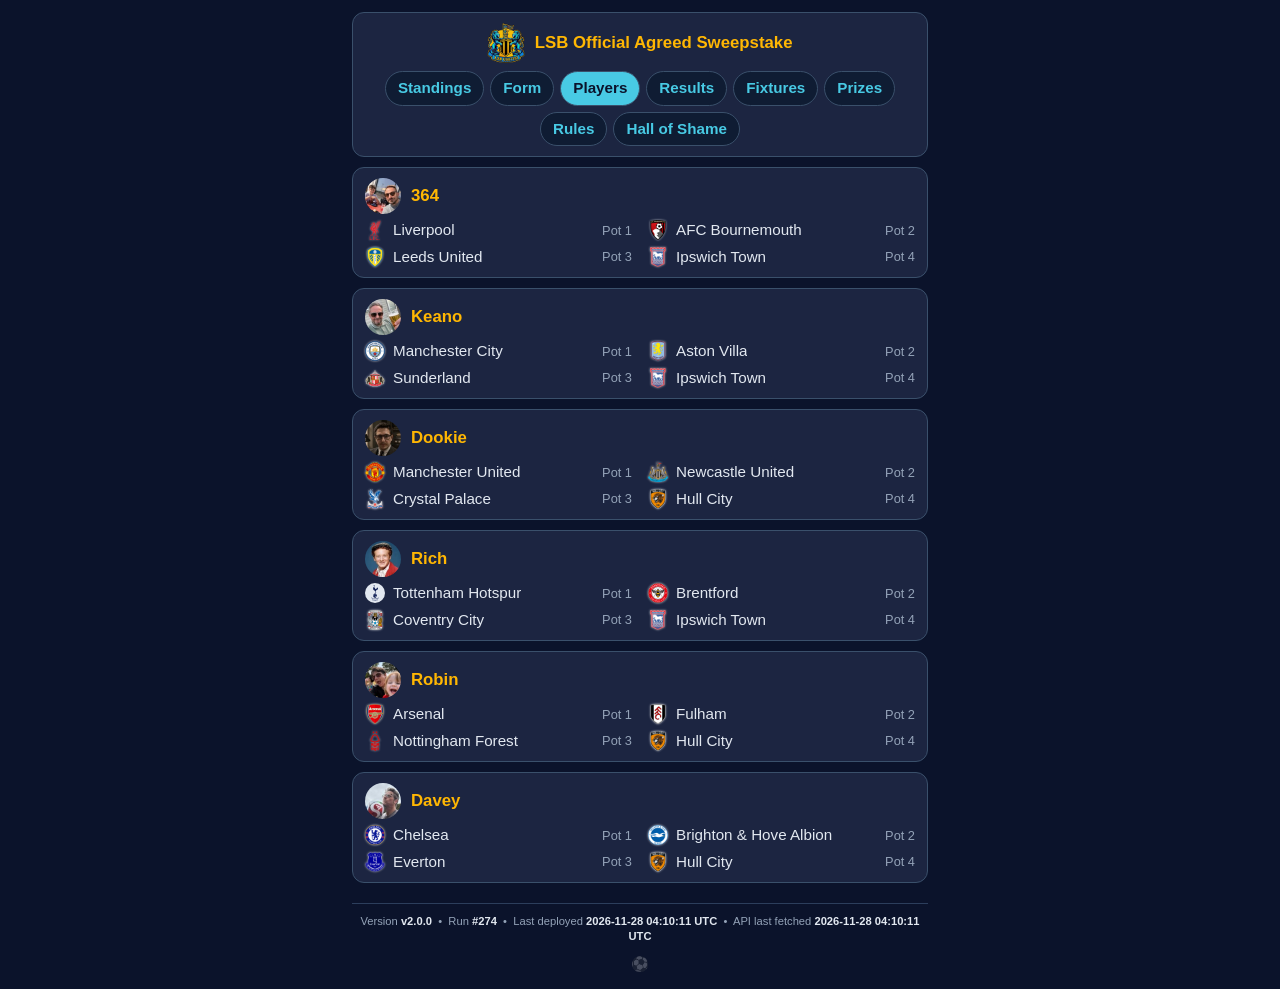
<file: players.html>
<!DOCTYPE html>
<html lang="en">
<head>
  <meta charset="UTF-8">
  <meta name="viewport" content="width=device-width, initial-scale=1.0">
  <title>Players · LSB Sweepstake</title>
  <link rel="stylesheet" href="style.css?v=1f42002e">
</head>
<body>
  
  <header class="topbar">
    <div class="topbar-brand">
      <img src="images/crests/LSB_crest.PNG" alt="Sweepstake Logo" class="topbar-logo" id="site-logo">
      <strong>LSB Official Agreed Sweepstake</strong>
    </div>
    <nav class="nav-links">
      <a href="index.html" class="nav-btn">Standings</a>
      <a href="form.html" class="nav-btn">Form</a>
      <a href="players.html" class="nav-btn active" aria-current="page">Players</a>
      <a href="latest_results.html" class="nav-btn">Results</a>
      <a href="upcoming_fixtures.html" class="nav-btn">Fixtures</a>
      <a href="prizes.html" class="nav-btn">Prizes</a>
      <a href="rules.html" class="nav-btn">Rules</a>
      <a href="shame.html" class="nav-btn">Hall of Shame</a>
    </nav>
  </header>
  <script>
    (function () {
      var logo = document.getElementById("site-logo");
      if (!logo) return;
      var original = logo.getAttribute("src");
      var egg = "images/crests/england_tottenham.football-logos.cc.png";
      var taps = 0, timer = null;
      function show(on, animate) {
        logo.src = on ? egg : original;
        logo.alt = on ? "Tottenham Hotspur crest" : "Sweepstake Logo";
        logo.classList.toggle("logo-egg", on);
        if (animate) {
          logo.classList.remove("logo-spin");
          void logo.offsetWidth;
          logo.classList.add("logo-spin");
        }
      }
      var active = false;
      try { active = sessionStorage.getItem("spursLogo") === "1"; } catch (e) {}
      if (active) show(true, false);
      logo.addEventListener("click", function () {
        taps += 1;
        clearTimeout(timer);
        timer = setTimeout(function () { taps = 0; }, 1500);
        if (taps >= 10) {
          taps = 0;
          active = !active;
          show(active, true);
          try { sessionStorage.setItem("spursLogo", active ? "1" : "0"); } catch (e) {}
        }
      });
    })();
  </script>
  <main>
  <h1 class="page-title visually-hidden">👥 Players</h1>

  <div class="card player-card">
    <div class="player-card-head"><img class="avatar avatar-lg" src="images/player_avatars/364_avatar.jpg" alt="" loading="lazy"><span class="player-name">364</span></div>
    <div class="team-list">
        <div class="team-row"><img class="crest" src="images/crests/england_liverpool.football-logos.cc.png" alt="Liverpool" title="Liverpool" loading="lazy"><span class="team-row-name">Liverpool</span><span class="muted">Pot 1</span></div>
        <div class="team-row"><img class="crest" src="images/crests/england_bournemouth.football-logos.cc.png" alt="AFC Bournemouth" title="AFC Bournemouth" loading="lazy"><span class="team-row-name">AFC Bournemouth</span><span class="muted">Pot 2</span></div>
        <div class="team-row"><img class="crest" src="images/crests/england_leeds-united.football-logos.cc.png" alt="Leeds United" title="Leeds United" loading="lazy"><span class="team-row-name">Leeds United</span><span class="muted">Pot 3</span></div>
        <div class="team-row"><img class="crest" src="images/crests/england_ipswich.football-logos.cc.png" alt="Ipswich Town" title="Ipswich Town" loading="lazy"><span class="team-row-name">Ipswich Town</span><span class="muted">Pot 4</span></div>
    </div>
  </div>
  <div class="card player-card">
    <div class="player-card-head"><img class="avatar avatar-lg" src="images/player_avatars/keano_avatar.jpg" alt="" loading="lazy"><span class="player-name">Keano</span></div>
    <div class="team-list">
        <div class="team-row"><img class="crest" src="images/crests/england_manchester-city.football-logos.cc.png" alt="Manchester City" title="Manchester City" loading="lazy"><span class="team-row-name">Manchester City</span><span class="muted">Pot 1</span></div>
        <div class="team-row"><img class="crest" src="images/crests/england_aston-villa.football-logos.cc.png" alt="Aston Villa" title="Aston Villa" loading="lazy"><span class="team-row-name">Aston Villa</span><span class="muted">Pot 2</span></div>
        <div class="team-row"><img class="crest" src="images/crests/england_sunderland.football-logos.cc.png" alt="Sunderland" title="Sunderland" loading="lazy"><span class="team-row-name">Sunderland</span><span class="muted">Pot 3</span></div>
        <div class="team-row"><img class="crest" src="images/crests/england_ipswich.football-logos.cc.png" alt="Ipswich Town" title="Ipswich Town" loading="lazy"><span class="team-row-name">Ipswich Town</span><span class="muted">Pot 4</span></div>
    </div>
  </div>
  <div class="card player-card">
    <div class="player-card-head"><img class="avatar avatar-lg" src="images/player_avatars/dookie_avatar.jpg" alt="" loading="lazy"><span class="player-name">Dookie</span></div>
    <div class="team-list">
        <div class="team-row"><img class="crest" src="images/crests/england_manchester-united.football-logos.cc.png" alt="Manchester United" title="Manchester United" loading="lazy"><span class="team-row-name">Manchester United</span><span class="muted">Pot 1</span></div>
        <div class="team-row"><img class="crest" src="images/crests/england_newcastle.football-logos.cc.png" alt="Newcastle United" title="Newcastle United" loading="lazy"><span class="team-row-name">Newcastle United</span><span class="muted">Pot 2</span></div>
        <div class="team-row"><img class="crest" src="images/crests/england_crystal-palace.football-logos.cc.png" alt="Crystal Palace" title="Crystal Palace" loading="lazy"><span class="team-row-name">Crystal Palace</span><span class="muted">Pot 3</span></div>
        <div class="team-row"><img class="crest" src="images/crests/england_hull-city.football-logos.cc.png" alt="Hull City" title="Hull City" loading="lazy"><span class="team-row-name">Hull City</span><span class="muted">Pot 4</span></div>
    </div>
  </div>
  <div class="card player-card">
    <div class="player-card-head"><img class="avatar avatar-lg" src="images/player_avatars/Rich_avatar.jpg" alt="" loading="lazy"><span class="player-name">Rich</span></div>
    <div class="team-list">
        <div class="team-row"><img class="crest crest-on-light" src="images/crests/england_tottenham.football-logos.cc.png" alt="Tottenham Hotspur" title="Tottenham Hotspur" loading="lazy"><span class="team-row-name">Tottenham Hotspur</span><span class="muted">Pot 1</span></div>
        <div class="team-row"><img class="crest" src="images/crests/england_brentford.football-logos.cc.png" alt="Brentford" title="Brentford" loading="lazy"><span class="team-row-name">Brentford</span><span class="muted">Pot 2</span></div>
        <div class="team-row"><img class="crest" src="images/crests/england_coventry-city.football-logos.cc.png" alt="Coventry City" title="Coventry City" loading="lazy"><span class="team-row-name">Coventry City</span><span class="muted">Pot 3</span></div>
        <div class="team-row"><img class="crest" src="images/crests/england_ipswich.football-logos.cc.png" alt="Ipswich Town" title="Ipswich Town" loading="lazy"><span class="team-row-name">Ipswich Town</span><span class="muted">Pot 4</span></div>
    </div>
  </div>
  <div class="card player-card">
    <div class="player-card-head"><img class="avatar avatar-lg" src="images/player_avatars/Robin_avatar.jpg" alt="" loading="lazy"><span class="player-name">Robin</span></div>
    <div class="team-list">
        <div class="team-row"><img class="crest" src="images/crests/england_arsenal.football-logos.cc.png" alt="Arsenal" title="Arsenal" loading="lazy"><span class="team-row-name">Arsenal</span><span class="muted">Pot 1</span></div>
        <div class="team-row"><img class="crest" src="images/crests/england_fulham.football-logos.cc.png" alt="Fulham" title="Fulham" loading="lazy"><span class="team-row-name">Fulham</span><span class="muted">Pot 2</span></div>
        <div class="team-row"><img class="crest" src="images/crests/england_nottingham-forest.football-logos.cc.png" alt="Nottingham Forest" title="Nottingham Forest" loading="lazy"><span class="team-row-name">Nottingham Forest</span><span class="muted">Pot 3</span></div>
        <div class="team-row"><img class="crest" src="images/crests/england_hull-city.football-logos.cc.png" alt="Hull City" title="Hull City" loading="lazy"><span class="team-row-name">Hull City</span><span class="muted">Pot 4</span></div>
    </div>
  </div>
  <div class="card player-card">
    <div class="player-card-head"><img class="avatar avatar-lg" src="images/player_avatars/Daveylad_avatar.jpg" alt="" loading="lazy"><span class="player-name">Davey</span></div>
    <div class="team-list">
        <div class="team-row"><img class="crest" src="images/crests/england_chelsea.football-logos.cc.png" alt="Chelsea" title="Chelsea" loading="lazy"><span class="team-row-name">Chelsea</span><span class="muted">Pot 1</span></div>
        <div class="team-row"><img class="crest" src="images/crests/england_brighton.football-logos.cc.png" alt="Brighton &amp; Hove Albion" title="Brighton &amp; Hove Albion" loading="lazy"><span class="team-row-name">Brighton &amp; Hove Albion</span><span class="muted">Pot 2</span></div>
        <div class="team-row"><img class="crest" src="images/crests/england_everton.football-logos.cc.png" alt="Everton" title="Everton" loading="lazy"><span class="team-row-name">Everton</span><span class="muted">Pot 3</span></div>
        <div class="team-row"><img class="crest" src="images/crests/england_hull-city.football-logos.cc.png" alt="Hull City" title="Hull City" loading="lazy"><span class="team-row-name">Hull City</span><span class="muted">Pot 4</span></div>
    </div>
  </div>
  </main>
  <footer class="site-footer">
    <div class="version-banner">Version <strong>v2.0.0</strong> &nbsp;•&nbsp; Run <strong>#274</strong> &nbsp;•&nbsp; Last deployed <strong>2026-11-28 04:10:11 UTC</strong> &nbsp;•&nbsp; API last fetched <strong>2026-11-28 04:10:11 UTC</strong></div>
    <button type="button" class="egg-ball" aria-label="Play keepy-uppy">⚽</button>
  </footer>
  <div class="game-overlay" hidden>
    <div class="game-box">
      <div class="game-head">
        <span class="game-title">Keepy-Uppy</span>
        <span class="game-score">0</span>
        <button type="button" class="game-close" aria-label="Close game">✕</button>
      </div>
      <div class="game-stage">
        <canvas class="game-canvas" width="320" height="420"></canvas>
        <div class="game-over" hidden>
          <div class="game-over-label">Score</div>
          <div class="game-over-score">0</div>
          <div class="game-over-note"></div>
          <button type="button" class="game-again">Play again</button>
        </div>
      </div>
      <div class="game-foot"><span class="game-msg">Tap the ball to start</span><span class="muted game-best"></span></div>
    </div>
  </div>
  <script>
    // Keepy-uppy: tap the ball to kick it up; score a point per touch; game over when it hits the floor.
    (function () {
      function init() {
        var opener = document.querySelector(".egg-ball"), overlay = document.querySelector(".game-overlay");
        if (!opener || !overlay || overlay.dataset.ready) return;
        overlay.dataset.ready = "1";
        var canvas = overlay.querySelector(".game-canvas"), ctx = canvas.getContext("2d");
        var scoreEl = overlay.querySelector(".game-score"), msg = overlay.querySelector(".game-msg");
        var bestEl = overlay.querySelector(".game-best");
        var overPanel = overlay.querySelector(".game-over");
        var overScore = overlay.querySelector(".game-over-score"), overNote = overlay.querySelector(".game-over-note");
        var W = canvas.width, H = canvas.height, R = 26, GRAVITY = 0.35;
        // state: "ready" (ball waiting to be tapped), "playing", or "over" (dropped; next tap resets)
        var ball, score, best = 0, state = "ready", running = false, frame = null;
        try { best = parseInt(localStorage.getItem("keepyUppyBest") || "0", 10) || 0; } catch (e) {}

        function reset() {
          ball = { x: W / 2, y: H * 0.35, vx: 0, vy: 0, spin: 0 };
          score = 0; state = "ready"; scoreEl.textContent = "0"; overPanel.hidden = true;
          bestEl.textContent = best ? "Best " + best : "";
          msg.textContent = "Tap the ball to start";
        }

        function draw() {
          ctx.clearRect(0, 0, W, H);
          ctx.fillStyle = "#2f9e44";                       // pitch strip
          ctx.fillRect(0, H - 18, W, 18);
          ctx.strokeStyle = "rgba(255,255,255,0.5)";
          ctx.beginPath(); ctx.moveTo(0, H - 18); ctx.lineTo(W, H - 18); ctx.stroke();
          ctx.save();
          ctx.translate(ball.x, ball.y); ctx.rotate(ball.spin);
          ctx.font = (R * 2) + "px sans-serif"; ctx.textAlign = "center"; ctx.textBaseline = "middle";
          ctx.fillText("⚽", 0, 2);
          ctx.restore();
        }

        function step() {
          if (state === "playing") {
            ball.vy += GRAVITY; ball.x += ball.vx; ball.y += ball.vy; ball.spin += ball.vx * 0.03;
            if (ball.x < R) { ball.x = R; ball.vx = Math.abs(ball.vx) * 0.8; }
            if (ball.x > W - R) { ball.x = W - R; ball.vx = -Math.abs(ball.vx) * 0.8; }
            if (ball.y > H - 18 - R) {                      // hit the floor
              ball.y = H - 18 - R; state = "over";
              var newBest = score > best;
              if (newBest) { best = score; try { localStorage.setItem("keepyUppyBest", String(best)); } catch (e) {} }
              overScore.textContent = String(score);
              overNote.textContent = newBest ? "New best! 🎉" : "Best: " + best;
              overPanel.hidden = false;
              msg.textContent = "Dropped it!";
              bestEl.textContent = "Best " + best;
            }
          }
          draw();
          if (running) frame = requestAnimationFrame(step);
        }

        function kick(evt) {
          evt.preventDefault();
          var box = canvas.getBoundingClientRect();
          var x = (evt.clientX - box.left) * (W / box.width), y = (evt.clientY - box.top) * (H / box.height);
          if (state === "over") return;                      // use the Play again button
          var dx = ball.x - x, dy = ball.y - y;
          if (dx * dx + dy * dy <= (R * 1.6) * (R * 1.6)) {   // a generous hit area
            if (state === "ready") { state = "playing"; msg.textContent = "Keep it up!"; }
            ball.vy = -9 - Math.min(score * 0.08, 3);         // gets a little livelier as you go
            ball.vx = dx * 0.18 + (Math.random() - 0.5) * 2;
            score += 1; scoreEl.textContent = String(score);
          }
        }

        function open() {
          overlay.hidden = false; reset();
          if (!running) { running = true; frame = requestAnimationFrame(step); }
        }
        function close() { overlay.hidden = true; running = false; if (frame) cancelAnimationFrame(frame); }

        opener.addEventListener("click", open);
        overlay.querySelector(".game-close").addEventListener("click", close);
        overlay.addEventListener("click", function (e) { if (e.target === overlay) close(); });
        canvas.addEventListener("pointerdown", kick);
        overlay.querySelector(".game-again").addEventListener("click", reset);
      }
      if (document.readyState === "loading") document.addEventListener("DOMContentLoaded", init); else init();
    })();
  </script>
</body>
</html>
</file>
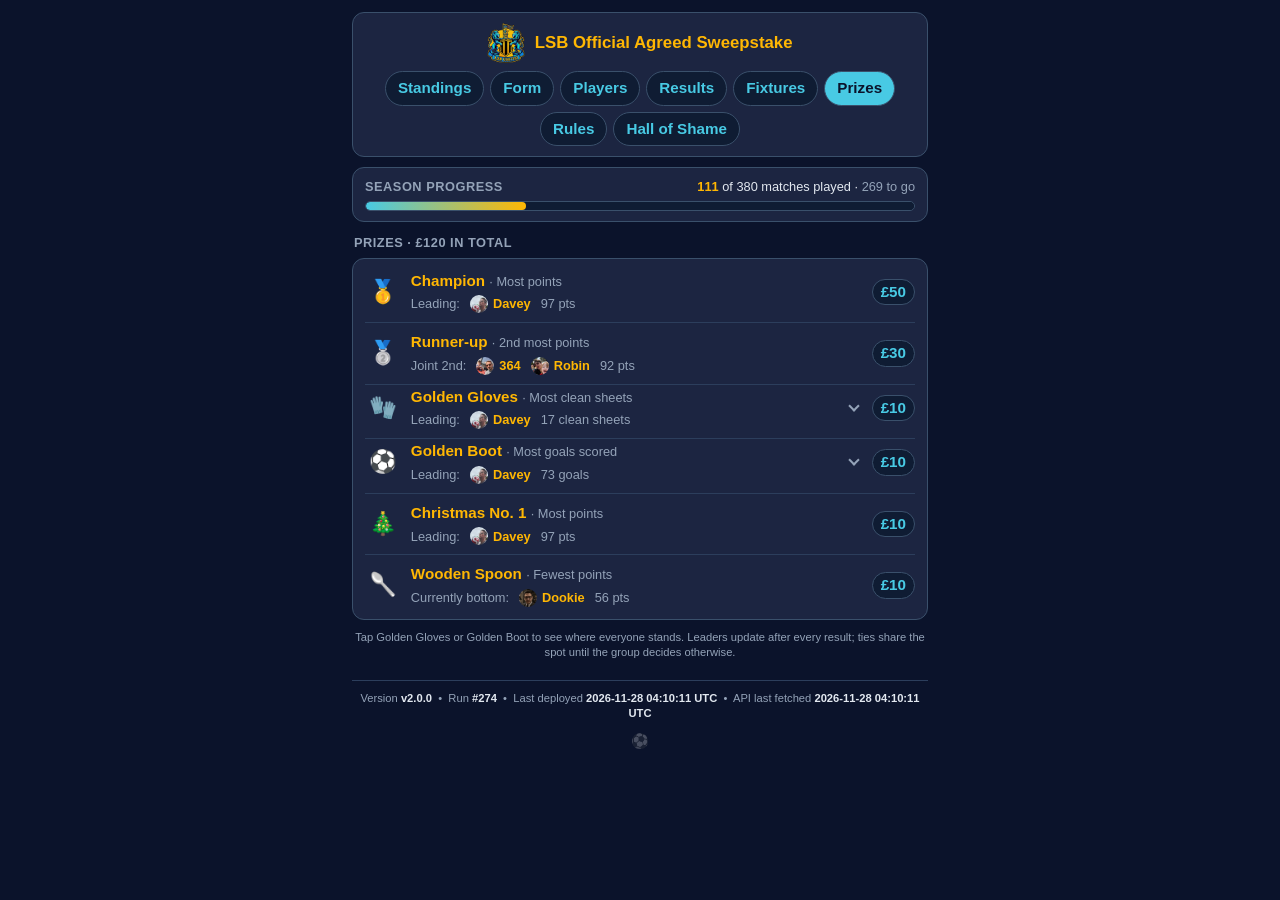
<file: prizes.html>
<!DOCTYPE html>
<html lang="en">
<head>
  <meta charset="UTF-8">
  <meta name="viewport" content="width=device-width, initial-scale=1.0">
  <title>Prizes · LSB Sweepstake</title>
  <link rel="stylesheet" href="style.css?v=1f42002e">
</head>
<body>
  
  <header class="topbar">
    <div class="topbar-brand">
      <img src="images/crests/LSB_crest.PNG" alt="Sweepstake Logo" class="topbar-logo" id="site-logo">
      <strong>LSB Official Agreed Sweepstake</strong>
    </div>
    <nav class="nav-links">
      <a href="index.html" class="nav-btn">Standings</a>
      <a href="form.html" class="nav-btn">Form</a>
      <a href="players.html" class="nav-btn">Players</a>
      <a href="latest_results.html" class="nav-btn">Results</a>
      <a href="upcoming_fixtures.html" class="nav-btn">Fixtures</a>
      <a href="prizes.html" class="nav-btn active" aria-current="page">Prizes</a>
      <a href="rules.html" class="nav-btn">Rules</a>
      <a href="shame.html" class="nav-btn">Hall of Shame</a>
    </nav>
  </header>
  <script>
    (function () {
      var logo = document.getElementById("site-logo");
      if (!logo) return;
      var original = logo.getAttribute("src");
      var egg = "images/crests/england_tottenham.football-logos.cc.png";
      var taps = 0, timer = null;
      function show(on, animate) {
        logo.src = on ? egg : original;
        logo.alt = on ? "Tottenham Hotspur crest" : "Sweepstake Logo";
        logo.classList.toggle("logo-egg", on);
        if (animate) {
          logo.classList.remove("logo-spin");
          void logo.offsetWidth;
          logo.classList.add("logo-spin");
        }
      }
      var active = false;
      try { active = sessionStorage.getItem("spursLogo") === "1"; } catch (e) {}
      if (active) show(true, false);
      logo.addEventListener("click", function () {
        taps += 1;
        clearTimeout(timer);
        timer = setTimeout(function () { taps = 0; }, 1500);
        if (taps >= 10) {
          taps = 0;
          active = !active;
          show(active, true);
          try { sessionStorage.setItem("spursLogo", active ? "1" : "0"); } catch (e) {}
        }
      });
    })();
  </script>
  <main>
  <h1 class="page-title visually-hidden">💰 Prizes</h1>

  <div class="card progress-card">
    <div class="progress-head">
      <span class="progress-label">Season progress</span>
      <span><strong>111</strong> of 380 matches played · <span class="muted">269 to go</span></span>
    </div>
    <progress class="progress-bar" value="111" max="380">29%</progress>
  </div>
  <h2 class="section-heading">Prizes · £120 in total</h2>
  <div class="card prizes-card">
    <div class="prize-row">
      <span class="prize-emoji">🥇</span>
      <div class="prize-text">
        <div class="prize-title">Champion <span class="muted">· Most points</span></div>
        <div class="prize-holder"><span class="prize-status">Leading:</span><span class="owner"><img class="avatar avatar-sm" src="images/player_avatars/Daveylad_avatar.jpg" alt="" loading="lazy">Davey</span><span class="muted">97 pts</span></div>
      </div>
      <span class="pill">£50</span>
    </div>
    <div class="prize-row">
      <span class="prize-emoji">🥈</span>
      <div class="prize-text">
        <div class="prize-title">Runner-up <span class="muted">· 2nd most points</span></div>
        <div class="prize-holder"><span class="prize-status">Joint 2nd:</span><span class="owner"><img class="avatar avatar-sm" src="images/player_avatars/364_avatar.jpg" alt="" loading="lazy">364</span><span class="owner"><img class="avatar avatar-sm" src="images/player_avatars/Robin_avatar.jpg" alt="" loading="lazy">Robin</span><span class="muted">92 pts</span></div>
      </div>
      <span class="pill">£30</span>
    </div>
    <details class="prize-details">
      <summary class="prize-row">
      <span class="prize-emoji">🧤</span>
      <div class="prize-text">
        <div class="prize-title">Golden Gloves <span class="muted">· Most clean sheets</span></div>
        <div class="prize-holder"><span class="prize-status">Leading:</span><span class="owner"><img class="avatar avatar-sm" src="images/player_avatars/Daveylad_avatar.jpg" alt="" loading="lazy">Davey</span><span class="muted">17 clean sheets</span></div>
      </div>
      <span class="prize-toggle" aria-hidden="true"></span>
      <span class="pill">£10</span>
      </summary>
      <table class="data-table prize-table">
        <thead>
          <tr>
            <th class="col-rank">#</th>
            <th class="col-player">Player</th>
            <th class="col-teams">Teams</th>
            <th class="col-pts">Clean sheets</th>
          </tr>
        </thead>
        <tbody>
          <tr>
            <td class="col-rank">1</td>
            <td class="col-player"><span class="player-name"><img class="avatar" src="images/player_avatars/Daveylad_avatar.jpg" alt="" loading="lazy">Davey</span></td>
            <td class="col-teams"><img class="crest" src="images/crests/england_chelsea.football-logos.cc.png" alt="Chelsea" title="Chelsea" loading="lazy"><img class="crest" src="images/crests/england_brighton.football-logos.cc.png" alt="Brighton &amp; Hove Albion" title="Brighton &amp; Hove Albion" loading="lazy"><img class="crest" src="images/crests/england_everton.football-logos.cc.png" alt="Everton" title="Everton" loading="lazy"><img class="crest" src="images/crests/england_hull-city.football-logos.cc.png" alt="Hull City" title="Hull City" loading="lazy"></td>
            <td class="col-pts">17</td>
          </tr>
          <tr>
            <td class="col-rank">2</td>
            <td class="col-player"><span class="player-name"><img class="avatar" src="images/player_avatars/Robin_avatar.jpg" alt="" loading="lazy">Robin</span></td>
            <td class="col-teams"><img class="crest" src="images/crests/england_arsenal.football-logos.cc.png" alt="Arsenal" title="Arsenal" loading="lazy"><img class="crest" src="images/crests/england_fulham.football-logos.cc.png" alt="Fulham" title="Fulham" loading="lazy"><img class="crest" src="images/crests/england_nottingham-forest.football-logos.cc.png" alt="Nottingham Forest" title="Nottingham Forest" loading="lazy"><img class="crest" src="images/crests/england_hull-city.football-logos.cc.png" alt="Hull City" title="Hull City" loading="lazy"></td>
            <td class="col-pts">15</td>
          </tr>
          <tr>
            <td class="col-rank">3</td>
            <td class="col-player"><span class="player-name"><img class="avatar" src="images/player_avatars/364_avatar.jpg" alt="" loading="lazy">364</span></td>
            <td class="col-teams"><img class="crest" src="images/crests/england_liverpool.football-logos.cc.png" alt="Liverpool" title="Liverpool" loading="lazy"><img class="crest" src="images/crests/england_bournemouth.football-logos.cc.png" alt="AFC Bournemouth" title="AFC Bournemouth" loading="lazy"><img class="crest" src="images/crests/england_leeds-united.football-logos.cc.png" alt="Leeds United" title="Leeds United" loading="lazy"><img class="crest" src="images/crests/england_ipswich.football-logos.cc.png" alt="Ipswich Town" title="Ipswich Town" loading="lazy"></td>
            <td class="col-pts">13</td>
          </tr>
          <tr>
            <td class="col-rank">4</td>
            <td class="col-player"><span class="player-name"><img class="avatar" src="images/player_avatars/keano_avatar.jpg" alt="" loading="lazy">Keano</span></td>
            <td class="col-teams"><img class="crest" src="images/crests/england_manchester-city.football-logos.cc.png" alt="Manchester City" title="Manchester City" loading="lazy"><img class="crest" src="images/crests/england_aston-villa.football-logos.cc.png" alt="Aston Villa" title="Aston Villa" loading="lazy"><img class="crest" src="images/crests/england_sunderland.football-logos.cc.png" alt="Sunderland" title="Sunderland" loading="lazy"><img class="crest" src="images/crests/england_ipswich.football-logos.cc.png" alt="Ipswich Town" title="Ipswich Town" loading="lazy"></td>
            <td class="col-pts">10</td>
          </tr>
          <tr>
            <td class="col-rank">4</td>
            <td class="col-player"><span class="player-name"><img class="avatar" src="images/player_avatars/Rich_avatar.jpg" alt="" loading="lazy">Rich</span></td>
            <td class="col-teams"><img class="crest crest-on-light" src="images/crests/england_tottenham.football-logos.cc.png" alt="Tottenham Hotspur" title="Tottenham Hotspur" loading="lazy"><img class="crest" src="images/crests/england_brentford.football-logos.cc.png" alt="Brentford" title="Brentford" loading="lazy"><img class="crest" src="images/crests/england_coventry-city.football-logos.cc.png" alt="Coventry City" title="Coventry City" loading="lazy"><img class="crest" src="images/crests/england_ipswich.football-logos.cc.png" alt="Ipswich Town" title="Ipswich Town" loading="lazy"></td>
            <td class="col-pts">10</td>
          </tr>
          <tr>
            <td class="col-rank">6</td>
            <td class="col-player"><span class="player-name"><img class="avatar" src="images/player_avatars/dookie_avatar.jpg" alt="" loading="lazy">Dookie</span></td>
            <td class="col-teams"><img class="crest" src="images/crests/england_manchester-united.football-logos.cc.png" alt="Manchester United" title="Manchester United" loading="lazy"><img class="crest" src="images/crests/england_newcastle.football-logos.cc.png" alt="Newcastle United" title="Newcastle United" loading="lazy"><img class="crest" src="images/crests/england_crystal-palace.football-logos.cc.png" alt="Crystal Palace" title="Crystal Palace" loading="lazy"><img class="crest" src="images/crests/england_hull-city.football-logos.cc.png" alt="Hull City" title="Hull City" loading="lazy"></td>
            <td class="col-pts">7</td>
          </tr>
        </tbody>
      </table>
    </details>
    <details class="prize-details">
      <summary class="prize-row">
      <span class="prize-emoji">⚽</span>
      <div class="prize-text">
        <div class="prize-title">Golden Boot <span class="muted">· Most goals scored</span></div>
        <div class="prize-holder"><span class="prize-status">Leading:</span><span class="owner"><img class="avatar avatar-sm" src="images/player_avatars/Daveylad_avatar.jpg" alt="" loading="lazy">Davey</span><span class="muted">73 goals</span></div>
      </div>
      <span class="prize-toggle" aria-hidden="true"></span>
      <span class="pill">£10</span>
      </summary>
      <table class="data-table prize-table">
        <thead>
          <tr>
            <th class="col-rank">#</th>
            <th class="col-player">Player</th>
            <th class="col-teams">Teams</th>
            <th class="col-pts">Goals</th>
          </tr>
        </thead>
        <tbody>
          <tr>
            <td class="col-rank">1</td>
            <td class="col-player"><span class="player-name"><img class="avatar" src="images/player_avatars/Daveylad_avatar.jpg" alt="" loading="lazy">Davey</span></td>
            <td class="col-teams"><img class="crest" src="images/crests/england_chelsea.football-logos.cc.png" alt="Chelsea" title="Chelsea" loading="lazy"><img class="crest" src="images/crests/england_brighton.football-logos.cc.png" alt="Brighton &amp; Hove Albion" title="Brighton &amp; Hove Albion" loading="lazy"><img class="crest" src="images/crests/england_everton.football-logos.cc.png" alt="Everton" title="Everton" loading="lazy"><img class="crest" src="images/crests/england_hull-city.football-logos.cc.png" alt="Hull City" title="Hull City" loading="lazy"></td>
            <td class="col-pts">73</td>
          </tr>
          <tr>
            <td class="col-rank">2</td>
            <td class="col-player"><span class="player-name"><img class="avatar" src="images/player_avatars/364_avatar.jpg" alt="" loading="lazy">364</span></td>
            <td class="col-teams"><img class="crest" src="images/crests/england_liverpool.football-logos.cc.png" alt="Liverpool" title="Liverpool" loading="lazy"><img class="crest" src="images/crests/england_bournemouth.football-logos.cc.png" alt="AFC Bournemouth" title="AFC Bournemouth" loading="lazy"><img class="crest" src="images/crests/england_leeds-united.football-logos.cc.png" alt="Leeds United" title="Leeds United" loading="lazy"><img class="crest" src="images/crests/england_ipswich.football-logos.cc.png" alt="Ipswich Town" title="Ipswich Town" loading="lazy"></td>
            <td class="col-pts">65</td>
          </tr>
          <tr>
            <td class="col-rank">3</td>
            <td class="col-player"><span class="player-name"><img class="avatar" src="images/player_avatars/Rich_avatar.jpg" alt="" loading="lazy">Rich</span></td>
            <td class="col-teams"><img class="crest crest-on-light" src="images/crests/england_tottenham.football-logos.cc.png" alt="Tottenham Hotspur" title="Tottenham Hotspur" loading="lazy"><img class="crest" src="images/crests/england_brentford.football-logos.cc.png" alt="Brentford" title="Brentford" loading="lazy"><img class="crest" src="images/crests/england_coventry-city.football-logos.cc.png" alt="Coventry City" title="Coventry City" loading="lazy"><img class="crest" src="images/crests/england_ipswich.football-logos.cc.png" alt="Ipswich Town" title="Ipswich Town" loading="lazy"></td>
            <td class="col-pts">60</td>
          </tr>
          <tr>
            <td class="col-rank">4</td>
            <td class="col-player"><span class="player-name"><img class="avatar" src="images/player_avatars/keano_avatar.jpg" alt="" loading="lazy">Keano</span></td>
            <td class="col-teams"><img class="crest" src="images/crests/england_manchester-city.football-logos.cc.png" alt="Manchester City" title="Manchester City" loading="lazy"><img class="crest" src="images/crests/england_aston-villa.football-logos.cc.png" alt="Aston Villa" title="Aston Villa" loading="lazy"><img class="crest" src="images/crests/england_sunderland.football-logos.cc.png" alt="Sunderland" title="Sunderland" loading="lazy"><img class="crest" src="images/crests/england_ipswich.football-logos.cc.png" alt="Ipswich Town" title="Ipswich Town" loading="lazy"></td>
            <td class="col-pts">59</td>
          </tr>
          <tr>
            <td class="col-rank">5</td>
            <td class="col-player"><span class="player-name"><img class="avatar" src="images/player_avatars/dookie_avatar.jpg" alt="" loading="lazy">Dookie</span></td>
            <td class="col-teams"><img class="crest" src="images/crests/england_manchester-united.football-logos.cc.png" alt="Manchester United" title="Manchester United" loading="lazy"><img class="crest" src="images/crests/england_newcastle.football-logos.cc.png" alt="Newcastle United" title="Newcastle United" loading="lazy"><img class="crest" src="images/crests/england_crystal-palace.football-logos.cc.png" alt="Crystal Palace" title="Crystal Palace" loading="lazy"><img class="crest" src="images/crests/england_hull-city.football-logos.cc.png" alt="Hull City" title="Hull City" loading="lazy"></td>
            <td class="col-pts">54</td>
          </tr>
          <tr>
            <td class="col-rank">6</td>
            <td class="col-player"><span class="player-name"><img class="avatar" src="images/player_avatars/Robin_avatar.jpg" alt="" loading="lazy">Robin</span></td>
            <td class="col-teams"><img class="crest" src="images/crests/england_arsenal.football-logos.cc.png" alt="Arsenal" title="Arsenal" loading="lazy"><img class="crest" src="images/crests/england_fulham.football-logos.cc.png" alt="Fulham" title="Fulham" loading="lazy"><img class="crest" src="images/crests/england_nottingham-forest.football-logos.cc.png" alt="Nottingham Forest" title="Nottingham Forest" loading="lazy"><img class="crest" src="images/crests/england_hull-city.football-logos.cc.png" alt="Hull City" title="Hull City" loading="lazy"></td>
            <td class="col-pts">53</td>
          </tr>
        </tbody>
      </table>
    </details>
    <div class="prize-row">
      <span class="prize-emoji">🎄</span>
      <div class="prize-text">
        <div class="prize-title">Christmas No. 1 <span class="muted">· Most points</span></div>
        <div class="prize-holder"><span class="prize-status">Leading:</span><span class="owner"><img class="avatar avatar-sm" src="images/player_avatars/Daveylad_avatar.jpg" alt="" loading="lazy">Davey</span><span class="muted">97 pts</span></div>
      </div>
      <span class="pill">£10</span>
    </div>
    <div class="prize-row">
      <span class="prize-emoji">🥄</span>
      <div class="prize-text">
        <div class="prize-title">Wooden Spoon <span class="muted">· Fewest points</span></div>
        <div class="prize-holder"><span class="prize-status">Currently bottom:</span><span class="owner"><img class="avatar avatar-sm" src="images/player_avatars/dookie_avatar.jpg" alt="" loading="lazy">Dookie</span><span class="muted">56 pts</span></div>
      </div>
      <span class="pill">£10</span>
    </div>
  </div>
  <p class="table-key">Tap Golden Gloves or Golden Boot to see where everyone stands. Leaders update after every result; ties share the spot until the group decides otherwise.</p>
  </main>
  <footer class="site-footer">
    <div class="version-banner">Version <strong>v2.0.0</strong> &nbsp;•&nbsp; Run <strong>#274</strong> &nbsp;•&nbsp; Last deployed <strong>2026-11-28 04:10:11 UTC</strong> &nbsp;•&nbsp; API last fetched <strong>2026-11-28 04:10:11 UTC</strong></div>
    <button type="button" class="egg-ball" aria-label="Play keepy-uppy">⚽</button>
  </footer>
  <div class="game-overlay" hidden>
    <div class="game-box">
      <div class="game-head">
        <span class="game-title">Keepy-Uppy</span>
        <span class="game-score">0</span>
        <button type="button" class="game-close" aria-label="Close game">✕</button>
      </div>
      <div class="game-stage">
        <canvas class="game-canvas" width="320" height="420"></canvas>
        <div class="game-over" hidden>
          <div class="game-over-label">Score</div>
          <div class="game-over-score">0</div>
          <div class="game-over-note"></div>
          <button type="button" class="game-again">Play again</button>
        </div>
      </div>
      <div class="game-foot"><span class="game-msg">Tap the ball to start</span><span class="muted game-best"></span></div>
    </div>
  </div>
  <script>
    // Keepy-uppy: tap the ball to kick it up; score a point per touch; game over when it hits the floor.
    (function () {
      function init() {
        var opener = document.querySelector(".egg-ball"), overlay = document.querySelector(".game-overlay");
        if (!opener || !overlay || overlay.dataset.ready) return;
        overlay.dataset.ready = "1";
        var canvas = overlay.querySelector(".game-canvas"), ctx = canvas.getContext("2d");
        var scoreEl = overlay.querySelector(".game-score"), msg = overlay.querySelector(".game-msg");
        var bestEl = overlay.querySelector(".game-best");
        var overPanel = overlay.querySelector(".game-over");
        var overScore = overlay.querySelector(".game-over-score"), overNote = overlay.querySelector(".game-over-note");
        var W = canvas.width, H = canvas.height, R = 26, GRAVITY = 0.35;
        // state: "ready" (ball waiting to be tapped), "playing", or "over" (dropped; next tap resets)
        var ball, score, best = 0, state = "ready", running = false, frame = null;
        try { best = parseInt(localStorage.getItem("keepyUppyBest") || "0", 10) || 0; } catch (e) {}

        function reset() {
          ball = { x: W / 2, y: H * 0.35, vx: 0, vy: 0, spin: 0 };
          score = 0; state = "ready"; scoreEl.textContent = "0"; overPanel.hidden = true;
          bestEl.textContent = best ? "Best " + best : "";
          msg.textContent = "Tap the ball to start";
        }

        function draw() {
          ctx.clearRect(0, 0, W, H);
          ctx.fillStyle = "#2f9e44";                       // pitch strip
          ctx.fillRect(0, H - 18, W, 18);
          ctx.strokeStyle = "rgba(255,255,255,0.5)";
          ctx.beginPath(); ctx.moveTo(0, H - 18); ctx.lineTo(W, H - 18); ctx.stroke();
          ctx.save();
          ctx.translate(ball.x, ball.y); ctx.rotate(ball.spin);
          ctx.font = (R * 2) + "px sans-serif"; ctx.textAlign = "center"; ctx.textBaseline = "middle";
          ctx.fillText("⚽", 0, 2);
          ctx.restore();
        }

        function step() {
          if (state === "playing") {
            ball.vy += GRAVITY; ball.x += ball.vx; ball.y += ball.vy; ball.spin += ball.vx * 0.03;
            if (ball.x < R) { ball.x = R; ball.vx = Math.abs(ball.vx) * 0.8; }
            if (ball.x > W - R) { ball.x = W - R; ball.vx = -Math.abs(ball.vx) * 0.8; }
            if (ball.y > H - 18 - R) {                      // hit the floor
              ball.y = H - 18 - R; state = "over";
              var newBest = score > best;
              if (newBest) { best = score; try { localStorage.setItem("keepyUppyBest", String(best)); } catch (e) {} }
              overScore.textContent = String(score);
              overNote.textContent = newBest ? "New best! 🎉" : "Best: " + best;
              overPanel.hidden = false;
              msg.textContent = "Dropped it!";
              bestEl.textContent = "Best " + best;
            }
          }
          draw();
          if (running) frame = requestAnimationFrame(step);
        }

        function kick(evt) {
          evt.preventDefault();
          var box = canvas.getBoundingClientRect();
          var x = (evt.clientX - box.left) * (W / box.width), y = (evt.clientY - box.top) * (H / box.height);
          if (state === "over") return;                      // use the Play again button
          var dx = ball.x - x, dy = ball.y - y;
          if (dx * dx + dy * dy <= (R * 1.6) * (R * 1.6)) {   // a generous hit area
            if (state === "ready") { state = "playing"; msg.textContent = "Keep it up!"; }
            ball.vy = -9 - Math.min(score * 0.08, 3);         // gets a little livelier as you go
            ball.vx = dx * 0.18 + (Math.random() - 0.5) * 2;
            score += 1; scoreEl.textContent = String(score);
          }
        }

        function open() {
          overlay.hidden = false; reset();
          if (!running) { running = true; frame = requestAnimationFrame(step); }
        }
        function close() { overlay.hidden = true; running = false; if (frame) cancelAnimationFrame(frame); }

        opener.addEventListener("click", open);
        overlay.querySelector(".game-close").addEventListener("click", close);
        overlay.addEventListener("click", function (e) { if (e.target === overlay) close(); });
        canvas.addEventListener("pointerdown", kick);
        overlay.querySelector(".game-again").addEventListener("click", reset);
      }
      if (document.readyState === "loading") document.addEventListener("DOMContentLoaded", init); else init();
    })();
  </script>
</body>
</html>
</file>
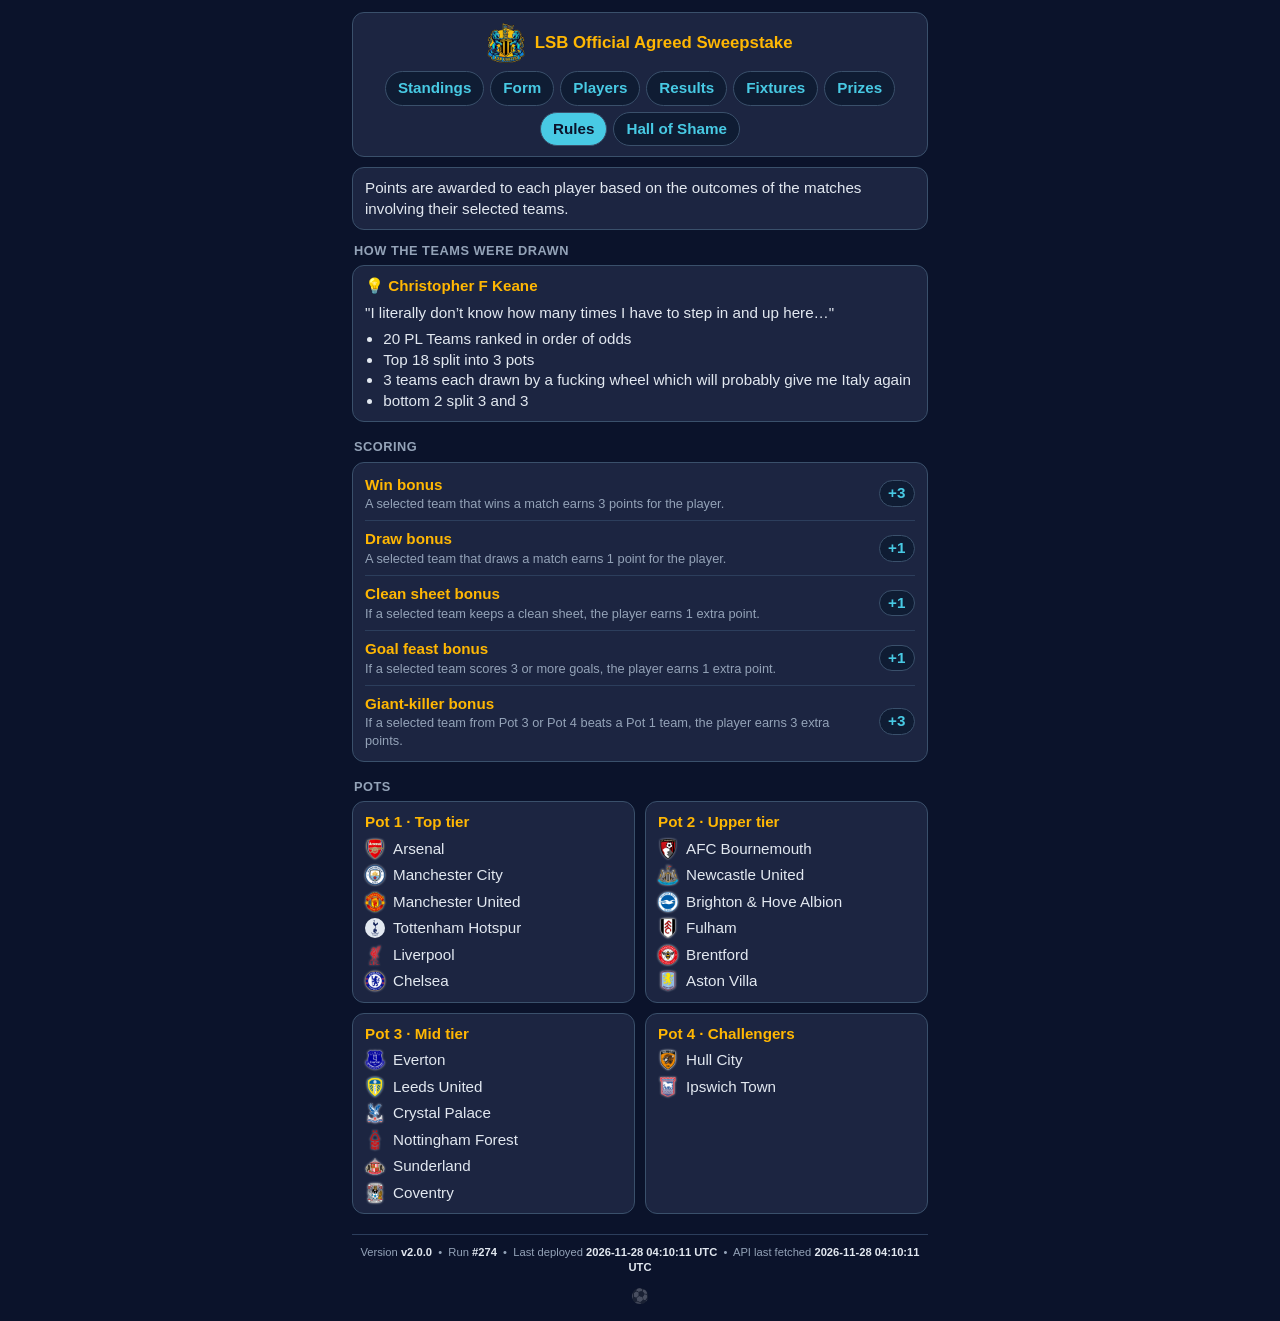
<file: rules.html>
<!DOCTYPE html>
<html lang="en">
<head>
  <meta charset="UTF-8">
  <meta name="viewport" content="width=device-width, initial-scale=1.0">
  <title>Rules · LSB Sweepstake</title>
  <link rel="stylesheet" href="style.css?v=1f42002e">
</head>
<body>
  
  <header class="topbar">
    <div class="topbar-brand">
      <img src="images/crests/LSB_crest.PNG" alt="Sweepstake Logo" class="topbar-logo" id="site-logo">
      <strong>LSB Official Agreed Sweepstake</strong>
    </div>
    <nav class="nav-links">
      <a href="index.html" class="nav-btn">Standings</a>
      <a href="form.html" class="nav-btn">Form</a>
      <a href="players.html" class="nav-btn">Players</a>
      <a href="latest_results.html" class="nav-btn">Results</a>
      <a href="upcoming_fixtures.html" class="nav-btn">Fixtures</a>
      <a href="prizes.html" class="nav-btn">Prizes</a>
      <a href="rules.html" class="nav-btn active" aria-current="page">Rules</a>
      <a href="shame.html" class="nav-btn">Hall of Shame</a>
    </nav>
  </header>
  <script>
    (function () {
      var logo = document.getElementById("site-logo");
      if (!logo) return;
      var original = logo.getAttribute("src");
      var egg = "images/crests/england_tottenham.football-logos.cc.png";
      var taps = 0, timer = null;
      function show(on, animate) {
        logo.src = on ? egg : original;
        logo.alt = on ? "Tottenham Hotspur crest" : "Sweepstake Logo";
        logo.classList.toggle("logo-egg", on);
        if (animate) {
          logo.classList.remove("logo-spin");
          void logo.offsetWidth;
          logo.classList.add("logo-spin");
        }
      }
      var active = false;
      try { active = sessionStorage.getItem("spursLogo") === "1"; } catch (e) {}
      if (active) show(true, false);
      logo.addEventListener("click", function () {
        taps += 1;
        clearTimeout(timer);
        timer = setTimeout(function () { taps = 0; }, 1500);
        if (taps >= 10) {
          taps = 0;
          active = !active;
          show(active, true);
          try { sessionStorage.setItem("spursLogo", active ? "1" : "0"); } catch (e) {}
        }
      });
    })();
  </script>
  <main>
  <h1 class="page-title visually-hidden">📜 Rules</h1>

  <div class="card">
    <p class="card-text">Points are awarded to each player based on the outcomes of the matches involving their selected teams.</p>
  </div>

  <h2 class="section-heading">How the teams were drawn</h2>
  <div class="card quote-card">
    <div class="card-heading">💡 Christopher F Keane</div>
    <p class="card-text">"I literally don’t know how many times I have to step in and up here…"</p>
    <ul class="card-list">
      <li>20 PL Teams ranked in order of odds</li>
      <li>Top 18 split into 3 pots</li>
      <li>3 teams each drawn by a fucking wheel which will probably give me Italy again</li>
      <li>bottom 2 split 3 and 3</li>
    </ul>
  </div>

  <h2 class="section-heading">Scoring</h2>
  <div class="card rules-card">
    <div class="rule-row">
      <div class="rule-text">
        <div class="rule-title">Win bonus</div>
        <div class="rule-desc">A selected team that wins a match earns 3 points for the player.</div>
      </div>
      <span class="pill">+3</span>
    </div>
    <div class="rule-row">
      <div class="rule-text">
        <div class="rule-title">Draw bonus</div>
        <div class="rule-desc">A selected team that draws a match earns 1 point for the player.</div>
      </div>
      <span class="pill">+1</span>
    </div>
    <div class="rule-row">
      <div class="rule-text">
        <div class="rule-title">Clean sheet bonus</div>
        <div class="rule-desc">If a selected team keeps a clean sheet, the player earns 1 extra point.</div>
      </div>
      <span class="pill">+1</span>
    </div>
    <div class="rule-row">
      <div class="rule-text">
        <div class="rule-title">Goal feast bonus</div>
        <div class="rule-desc">If a selected team scores 3 or more goals, the player earns 1 extra point.</div>
      </div>
      <span class="pill">+1</span>
    </div>
    <div class="rule-row">
      <div class="rule-text">
        <div class="rule-title">Giant-killer bonus</div>
        <div class="rule-desc">If a selected team from Pot 3 or Pot 4 beats a Pot 1 team, the player earns 3 extra points.</div>
      </div>
      <span class="pill">+3</span>
    </div>
  </div>

  <h2 class="section-heading">Pots</h2>
  <div class="pots-grid">
    <div class="card pot-card">
      <div class="card-heading">Pot 1 · Top tier</div>
      <div class="team-list">
        <div class="team-row"><img class="crest" src="images/crests/england_arsenal.football-logos.cc.png" alt="Arsenal" title="Arsenal" loading="lazy"><span class="team-row-name">Arsenal</span></div>
        <div class="team-row"><img class="crest" src="images/crests/england_manchester-city.football-logos.cc.png" alt="Manchester City" title="Manchester City" loading="lazy"><span class="team-row-name">Manchester City</span></div>
        <div class="team-row"><img class="crest" src="images/crests/england_manchester-united.football-logos.cc.png" alt="Manchester United" title="Manchester United" loading="lazy"><span class="team-row-name">Manchester United</span></div>
        <div class="team-row"><img class="crest crest-on-light" src="images/crests/england_tottenham.football-logos.cc.png" alt="Tottenham Hotspur" title="Tottenham Hotspur" loading="lazy"><span class="team-row-name">Tottenham Hotspur</span></div>
        <div class="team-row"><img class="crest" src="images/crests/england_liverpool.football-logos.cc.png" alt="Liverpool" title="Liverpool" loading="lazy"><span class="team-row-name">Liverpool</span></div>
        <div class="team-row"><img class="crest" src="images/crests/england_chelsea.football-logos.cc.png" alt="Chelsea" title="Chelsea" loading="lazy"><span class="team-row-name">Chelsea</span></div>
      </div>
    </div>
    <div class="card pot-card">
      <div class="card-heading">Pot 2 · Upper tier</div>
      <div class="team-list">
        <div class="team-row"><img class="crest" src="images/crests/england_bournemouth.football-logos.cc.png" alt="AFC Bournemouth" title="AFC Bournemouth" loading="lazy"><span class="team-row-name">AFC Bournemouth</span></div>
        <div class="team-row"><img class="crest" src="images/crests/england_newcastle.football-logos.cc.png" alt="Newcastle United" title="Newcastle United" loading="lazy"><span class="team-row-name">Newcastle United</span></div>
        <div class="team-row"><img class="crest" src="images/crests/england_brighton.football-logos.cc.png" alt="Brighton &amp; Hove Albion" title="Brighton &amp; Hove Albion" loading="lazy"><span class="team-row-name">Brighton &amp; Hove Albion</span></div>
        <div class="team-row"><img class="crest" src="images/crests/england_fulham.football-logos.cc.png" alt="Fulham" title="Fulham" loading="lazy"><span class="team-row-name">Fulham</span></div>
        <div class="team-row"><img class="crest" src="images/crests/england_brentford.football-logos.cc.png" alt="Brentford" title="Brentford" loading="lazy"><span class="team-row-name">Brentford</span></div>
        <div class="team-row"><img class="crest" src="images/crests/england_aston-villa.football-logos.cc.png" alt="Aston Villa" title="Aston Villa" loading="lazy"><span class="team-row-name">Aston Villa</span></div>
      </div>
    </div>
    <div class="card pot-card">
      <div class="card-heading">Pot 3 · Mid tier</div>
      <div class="team-list">
        <div class="team-row"><img class="crest" src="images/crests/england_everton.football-logos.cc.png" alt="Everton" title="Everton" loading="lazy"><span class="team-row-name">Everton</span></div>
        <div class="team-row"><img class="crest" src="images/crests/england_leeds-united.football-logos.cc.png" alt="Leeds United" title="Leeds United" loading="lazy"><span class="team-row-name">Leeds United</span></div>
        <div class="team-row"><img class="crest" src="images/crests/england_crystal-palace.football-logos.cc.png" alt="Crystal Palace" title="Crystal Palace" loading="lazy"><span class="team-row-name">Crystal Palace</span></div>
        <div class="team-row"><img class="crest" src="images/crests/england_nottingham-forest.football-logos.cc.png" alt="Nottingham Forest" title="Nottingham Forest" loading="lazy"><span class="team-row-name">Nottingham Forest</span></div>
        <div class="team-row"><img class="crest" src="images/crests/england_sunderland.football-logos.cc.png" alt="Sunderland" title="Sunderland" loading="lazy"><span class="team-row-name">Sunderland</span></div>
        <div class="team-row"><img class="crest" src="images/crests/england_coventry-city.football-logos.cc.png" alt="Coventry" title="Coventry" loading="lazy"><span class="team-row-name">Coventry</span></div>
      </div>
    </div>
    <div class="card pot-card">
      <div class="card-heading">Pot 4 · Challengers</div>
      <div class="team-list">
        <div class="team-row"><img class="crest" src="images/crests/england_hull-city.football-logos.cc.png" alt="Hull City" title="Hull City" loading="lazy"><span class="team-row-name">Hull City</span></div>
        <div class="team-row"><img class="crest" src="images/crests/england_ipswich.football-logos.cc.png" alt="Ipswich Town" title="Ipswich Town" loading="lazy"><span class="team-row-name">Ipswich Town</span></div>
      </div>
    </div>
  </div>

  </main>
  <footer class="site-footer">
    <div class="version-banner">Version <strong>v2.0.0</strong> &nbsp;•&nbsp; Run <strong>#274</strong> &nbsp;•&nbsp; Last deployed <strong>2026-11-28 04:10:11 UTC</strong> &nbsp;•&nbsp; API last fetched <strong>2026-11-28 04:10:11 UTC</strong></div>
    <button type="button" class="egg-ball" aria-label="Play keepy-uppy">⚽</button>
  </footer>
  <div class="game-overlay" hidden>
    <div class="game-box">
      <div class="game-head">
        <span class="game-title">Keepy-Uppy</span>
        <span class="game-score">0</span>
        <button type="button" class="game-close" aria-label="Close game">✕</button>
      </div>
      <div class="game-stage">
        <canvas class="game-canvas" width="320" height="420"></canvas>
        <div class="game-over" hidden>
          <div class="game-over-label">Score</div>
          <div class="game-over-score">0</div>
          <div class="game-over-note"></div>
          <button type="button" class="game-again">Play again</button>
        </div>
      </div>
      <div class="game-foot"><span class="game-msg">Tap the ball to start</span><span class="muted game-best"></span></div>
    </div>
  </div>
  <script>
    // Keepy-uppy: tap the ball to kick it up; score a point per touch; game over when it hits the floor.
    (function () {
      function init() {
        var opener = document.querySelector(".egg-ball"), overlay = document.querySelector(".game-overlay");
        if (!opener || !overlay || overlay.dataset.ready) return;
        overlay.dataset.ready = "1";
        var canvas = overlay.querySelector(".game-canvas"), ctx = canvas.getContext("2d");
        var scoreEl = overlay.querySelector(".game-score"), msg = overlay.querySelector(".game-msg");
        var bestEl = overlay.querySelector(".game-best");
        var overPanel = overlay.querySelector(".game-over");
        var overScore = overlay.querySelector(".game-over-score"), overNote = overlay.querySelector(".game-over-note");
        var W = canvas.width, H = canvas.height, R = 26, GRAVITY = 0.35;
        // state: "ready" (ball waiting to be tapped), "playing", or "over" (dropped; next tap resets)
        var ball, score, best = 0, state = "ready", running = false, frame = null;
        try { best = parseInt(localStorage.getItem("keepyUppyBest") || "0", 10) || 0; } catch (e) {}

        function reset() {
          ball = { x: W / 2, y: H * 0.35, vx: 0, vy: 0, spin: 0 };
          score = 0; state = "ready"; scoreEl.textContent = "0"; overPanel.hidden = true;
          bestEl.textContent = best ? "Best " + best : "";
          msg.textContent = "Tap the ball to start";
        }

        function draw() {
          ctx.clearRect(0, 0, W, H);
          ctx.fillStyle = "#2f9e44";                       // pitch strip
          ctx.fillRect(0, H - 18, W, 18);
          ctx.strokeStyle = "rgba(255,255,255,0.5)";
          ctx.beginPath(); ctx.moveTo(0, H - 18); ctx.lineTo(W, H - 18); ctx.stroke();
          ctx.save();
          ctx.translate(ball.x, ball.y); ctx.rotate(ball.spin);
          ctx.font = (R * 2) + "px sans-serif"; ctx.textAlign = "center"; ctx.textBaseline = "middle";
          ctx.fillText("⚽", 0, 2);
          ctx.restore();
        }

        function step() {
          if (state === "playing") {
            ball.vy += GRAVITY; ball.x += ball.vx; ball.y += ball.vy; ball.spin += ball.vx * 0.03;
            if (ball.x < R) { ball.x = R; ball.vx = Math.abs(ball.vx) * 0.8; }
            if (ball.x > W - R) { ball.x = W - R; ball.vx = -Math.abs(ball.vx) * 0.8; }
            if (ball.y > H - 18 - R) {                      // hit the floor
              ball.y = H - 18 - R; state = "over";
              var newBest = score > best;
              if (newBest) { best = score; try { localStorage.setItem("keepyUppyBest", String(best)); } catch (e) {} }
              overScore.textContent = String(score);
              overNote.textContent = newBest ? "New best! 🎉" : "Best: " + best;
              overPanel.hidden = false;
              msg.textContent = "Dropped it!";
              bestEl.textContent = "Best " + best;
            }
          }
          draw();
          if (running) frame = requestAnimationFrame(step);
        }

        function kick(evt) {
          evt.preventDefault();
          var box = canvas.getBoundingClientRect();
          var x = (evt.clientX - box.left) * (W / box.width), y = (evt.clientY - box.top) * (H / box.height);
          if (state === "over") return;                      // use the Play again button
          var dx = ball.x - x, dy = ball.y - y;
          if (dx * dx + dy * dy <= (R * 1.6) * (R * 1.6)) {   // a generous hit area
            if (state === "ready") { state = "playing"; msg.textContent = "Keep it up!"; }
            ball.vy = -9 - Math.min(score * 0.08, 3);         // gets a little livelier as you go
            ball.vx = dx * 0.18 + (Math.random() - 0.5) * 2;
            score += 1; scoreEl.textContent = String(score);
          }
        }

        function open() {
          overlay.hidden = false; reset();
          if (!running) { running = true; frame = requestAnimationFrame(step); }
        }
        function close() { overlay.hidden = true; running = false; if (frame) cancelAnimationFrame(frame); }

        opener.addEventListener("click", open);
        overlay.querySelector(".game-close").addEventListener("click", close);
        overlay.addEventListener("click", function (e) { if (e.target === overlay) close(); });
        canvas.addEventListener("pointerdown", kick);
        overlay.querySelector(".game-again").addEventListener("click", reset);
      }
      if (document.readyState === "loading") document.addEventListener("DOMContentLoaded", init); else init();
    })();
  </script>
</body>
</html>
</file>
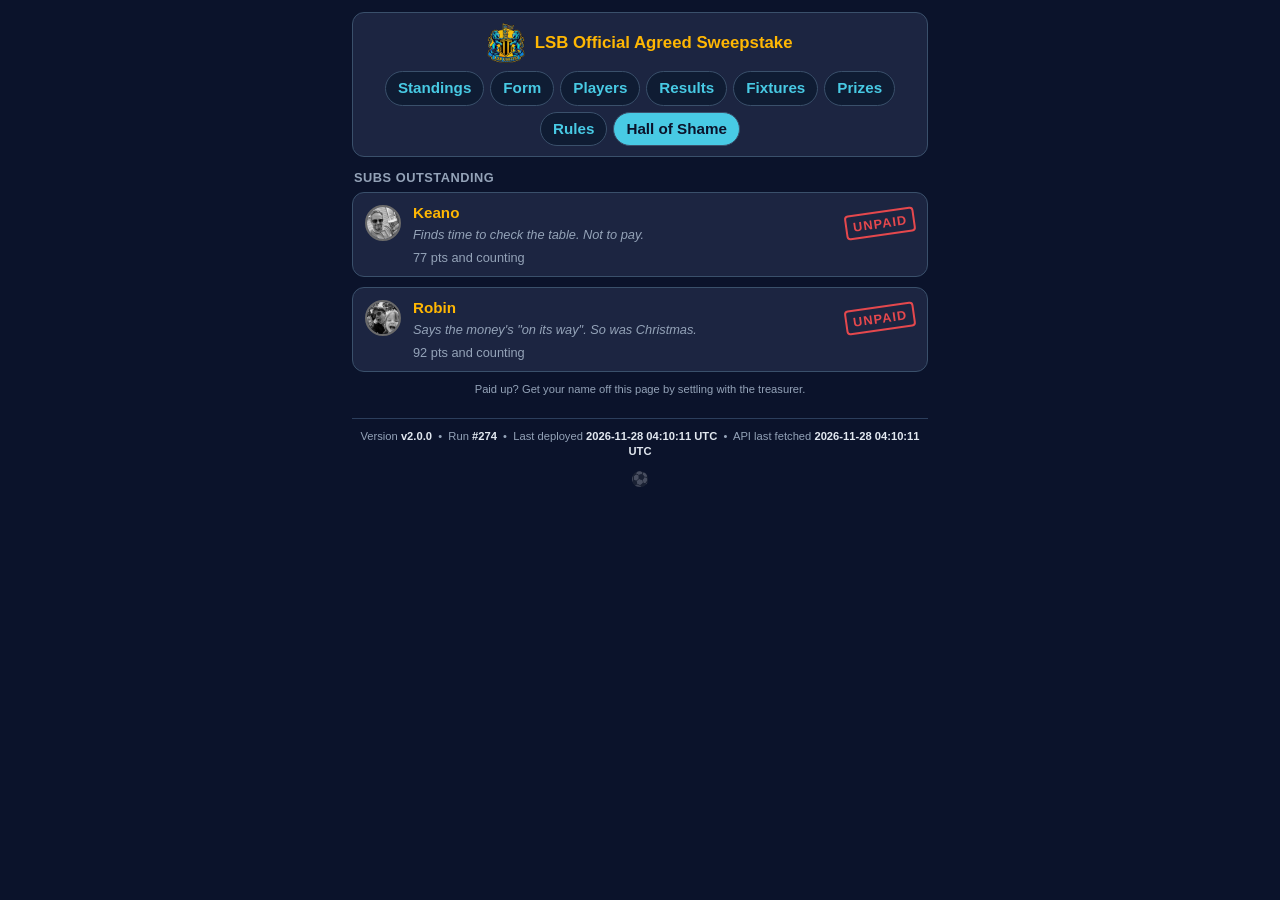
<file: shame.html>
<!DOCTYPE html>
<html lang="en">
<head>
  <meta charset="UTF-8">
  <meta name="viewport" content="width=device-width, initial-scale=1.0">
  <title>Hall of Shame · LSB Sweepstake</title>
  <link rel="stylesheet" href="style.css?v=1f42002e">
</head>
<body>
  
  <header class="topbar">
    <div class="topbar-brand">
      <img src="images/crests/LSB_crest.PNG" alt="Sweepstake Logo" class="topbar-logo" id="site-logo">
      <strong>LSB Official Agreed Sweepstake</strong>
    </div>
    <nav class="nav-links">
      <a href="index.html" class="nav-btn">Standings</a>
      <a href="form.html" class="nav-btn">Form</a>
      <a href="players.html" class="nav-btn">Players</a>
      <a href="latest_results.html" class="nav-btn">Results</a>
      <a href="upcoming_fixtures.html" class="nav-btn">Fixtures</a>
      <a href="prizes.html" class="nav-btn">Prizes</a>
      <a href="rules.html" class="nav-btn">Rules</a>
      <a href="shame.html" class="nav-btn active" aria-current="page">Hall of Shame</a>
    </nav>
  </header>
  <script>
    (function () {
      var logo = document.getElementById("site-logo");
      if (!logo) return;
      var original = logo.getAttribute("src");
      var egg = "images/crests/england_tottenham.football-logos.cc.png";
      var taps = 0, timer = null;
      function show(on, animate) {
        logo.src = on ? egg : original;
        logo.alt = on ? "Tottenham Hotspur crest" : "Sweepstake Logo";
        logo.classList.toggle("logo-egg", on);
        if (animate) {
          logo.classList.remove("logo-spin");
          void logo.offsetWidth;
          logo.classList.add("logo-spin");
        }
      }
      var active = false;
      try { active = sessionStorage.getItem("spursLogo") === "1"; } catch (e) {}
      if (active) show(true, false);
      logo.addEventListener("click", function () {
        taps += 1;
        clearTimeout(timer);
        timer = setTimeout(function () { taps = 0; }, 1500);
        if (taps >= 10) {
          taps = 0;
          active = !active;
          show(active, true);
          try { sessionStorage.setItem("spursLogo", active ? "1" : "0"); } catch (e) {}
        }
      });
    })();
  </script>
  <main>
  <h1 class="page-title visually-hidden">🙈 Hall of Shame</h1>
  <h2 class="section-heading">Subs outstanding</h2>
  <div class="card shame-card">
    <div class="shame-head">
      <img class="avatar avatar-lg shame-avatar" src="images/player_avatars/keano_avatar.jpg" alt="" loading="lazy">
      <div class="shame-text">
        <span class="player-name">Keano</span>
        <span class="shame-line">Finds time to check the table. Not to pay.</span>
      </div>
      <span class="shame-stamp">UNPAID</span>
    </div>
    <span class="muted">77 pts and counting</span>
  </div>
  <div class="card shame-card">
    <div class="shame-head">
      <img class="avatar avatar-lg shame-avatar" src="images/player_avatars/Robin_avatar.jpg" alt="" loading="lazy">
      <div class="shame-text">
        <span class="player-name">Robin</span>
        <span class="shame-line">Says the money's "on its way". So was Christmas.</span>
      </div>
      <span class="shame-stamp">UNPAID</span>
    </div>
    <span class="muted">92 pts and counting</span>
  </div>
  <p class="table-key">Paid up? Get your name off this page by settling with the treasurer.</p>
  </main>
  <footer class="site-footer">
    <div class="version-banner">Version <strong>v2.0.0</strong> &nbsp;•&nbsp; Run <strong>#274</strong> &nbsp;•&nbsp; Last deployed <strong>2026-11-28 04:10:11 UTC</strong> &nbsp;•&nbsp; API last fetched <strong>2026-11-28 04:10:11 UTC</strong></div>
    <button type="button" class="egg-ball" aria-label="Play keepy-uppy">⚽</button>
  </footer>
  <div class="game-overlay" hidden>
    <div class="game-box">
      <div class="game-head">
        <span class="game-title">Keepy-Uppy</span>
        <span class="game-score">0</span>
        <button type="button" class="game-close" aria-label="Close game">✕</button>
      </div>
      <div class="game-stage">
        <canvas class="game-canvas" width="320" height="420"></canvas>
        <div class="game-over" hidden>
          <div class="game-over-label">Score</div>
          <div class="game-over-score">0</div>
          <div class="game-over-note"></div>
          <button type="button" class="game-again">Play again</button>
        </div>
      </div>
      <div class="game-foot"><span class="game-msg">Tap the ball to start</span><span class="muted game-best"></span></div>
    </div>
  </div>
  <script>
    // Keepy-uppy: tap the ball to kick it up; score a point per touch; game over when it hits the floor.
    (function () {
      function init() {
        var opener = document.querySelector(".egg-ball"), overlay = document.querySelector(".game-overlay");
        if (!opener || !overlay || overlay.dataset.ready) return;
        overlay.dataset.ready = "1";
        var canvas = overlay.querySelector(".game-canvas"), ctx = canvas.getContext("2d");
        var scoreEl = overlay.querySelector(".game-score"), msg = overlay.querySelector(".game-msg");
        var bestEl = overlay.querySelector(".game-best");
        var overPanel = overlay.querySelector(".game-over");
        var overScore = overlay.querySelector(".game-over-score"), overNote = overlay.querySelector(".game-over-note");
        var W = canvas.width, H = canvas.height, R = 26, GRAVITY = 0.35;
        // state: "ready" (ball waiting to be tapped), "playing", or "over" (dropped; next tap resets)
        var ball, score, best = 0, state = "ready", running = false, frame = null;
        try { best = parseInt(localStorage.getItem("keepyUppyBest") || "0", 10) || 0; } catch (e) {}

        function reset() {
          ball = { x: W / 2, y: H * 0.35, vx: 0, vy: 0, spin: 0 };
          score = 0; state = "ready"; scoreEl.textContent = "0"; overPanel.hidden = true;
          bestEl.textContent = best ? "Best " + best : "";
          msg.textContent = "Tap the ball to start";
        }

        function draw() {
          ctx.clearRect(0, 0, W, H);
          ctx.fillStyle = "#2f9e44";                       // pitch strip
          ctx.fillRect(0, H - 18, W, 18);
          ctx.strokeStyle = "rgba(255,255,255,0.5)";
          ctx.beginPath(); ctx.moveTo(0, H - 18); ctx.lineTo(W, H - 18); ctx.stroke();
          ctx.save();
          ctx.translate(ball.x, ball.y); ctx.rotate(ball.spin);
          ctx.font = (R * 2) + "px sans-serif"; ctx.textAlign = "center"; ctx.textBaseline = "middle";
          ctx.fillText("⚽", 0, 2);
          ctx.restore();
        }

        function step() {
          if (state === "playing") {
            ball.vy += GRAVITY; ball.x += ball.vx; ball.y += ball.vy; ball.spin += ball.vx * 0.03;
            if (ball.x < R) { ball.x = R; ball.vx = Math.abs(ball.vx) * 0.8; }
            if (ball.x > W - R) { ball.x = W - R; ball.vx = -Math.abs(ball.vx) * 0.8; }
            if (ball.y > H - 18 - R) {                      // hit the floor
              ball.y = H - 18 - R; state = "over";
              var newBest = score > best;
              if (newBest) { best = score; try { localStorage.setItem("keepyUppyBest", String(best)); } catch (e) {} }
              overScore.textContent = String(score);
              overNote.textContent = newBest ? "New best! 🎉" : "Best: " + best;
              overPanel.hidden = false;
              msg.textContent = "Dropped it!";
              bestEl.textContent = "Best " + best;
            }
          }
          draw();
          if (running) frame = requestAnimationFrame(step);
        }

        function kick(evt) {
          evt.preventDefault();
          var box = canvas.getBoundingClientRect();
          var x = (evt.clientX - box.left) * (W / box.width), y = (evt.clientY - box.top) * (H / box.height);
          if (state === "over") return;                      // use the Play again button
          var dx = ball.x - x, dy = ball.y - y;
          if (dx * dx + dy * dy <= (R * 1.6) * (R * 1.6)) {   // a generous hit area
            if (state === "ready") { state = "playing"; msg.textContent = "Keep it up!"; }
            ball.vy = -9 - Math.min(score * 0.08, 3);         // gets a little livelier as you go
            ball.vx = dx * 0.18 + (Math.random() - 0.5) * 2;
            score += 1; scoreEl.textContent = String(score);
          }
        }

        function open() {
          overlay.hidden = false; reset();
          if (!running) { running = true; frame = requestAnimationFrame(step); }
        }
        function close() { overlay.hidden = true; running = false; if (frame) cancelAnimationFrame(frame); }

        opener.addEventListener("click", open);
        overlay.querySelector(".game-close").addEventListener("click", close);
        overlay.addEventListener("click", function (e) { if (e.target === overlay) close(); });
        canvas.addEventListener("pointerdown", kick);
        overlay.querySelector(".game-again").addEventListener("click", reset);
      }
      if (document.readyState === "loading") document.addEventListener("DOMContentLoaded", init); else init();
    })();
  </script>
</body>
</html>
</file>
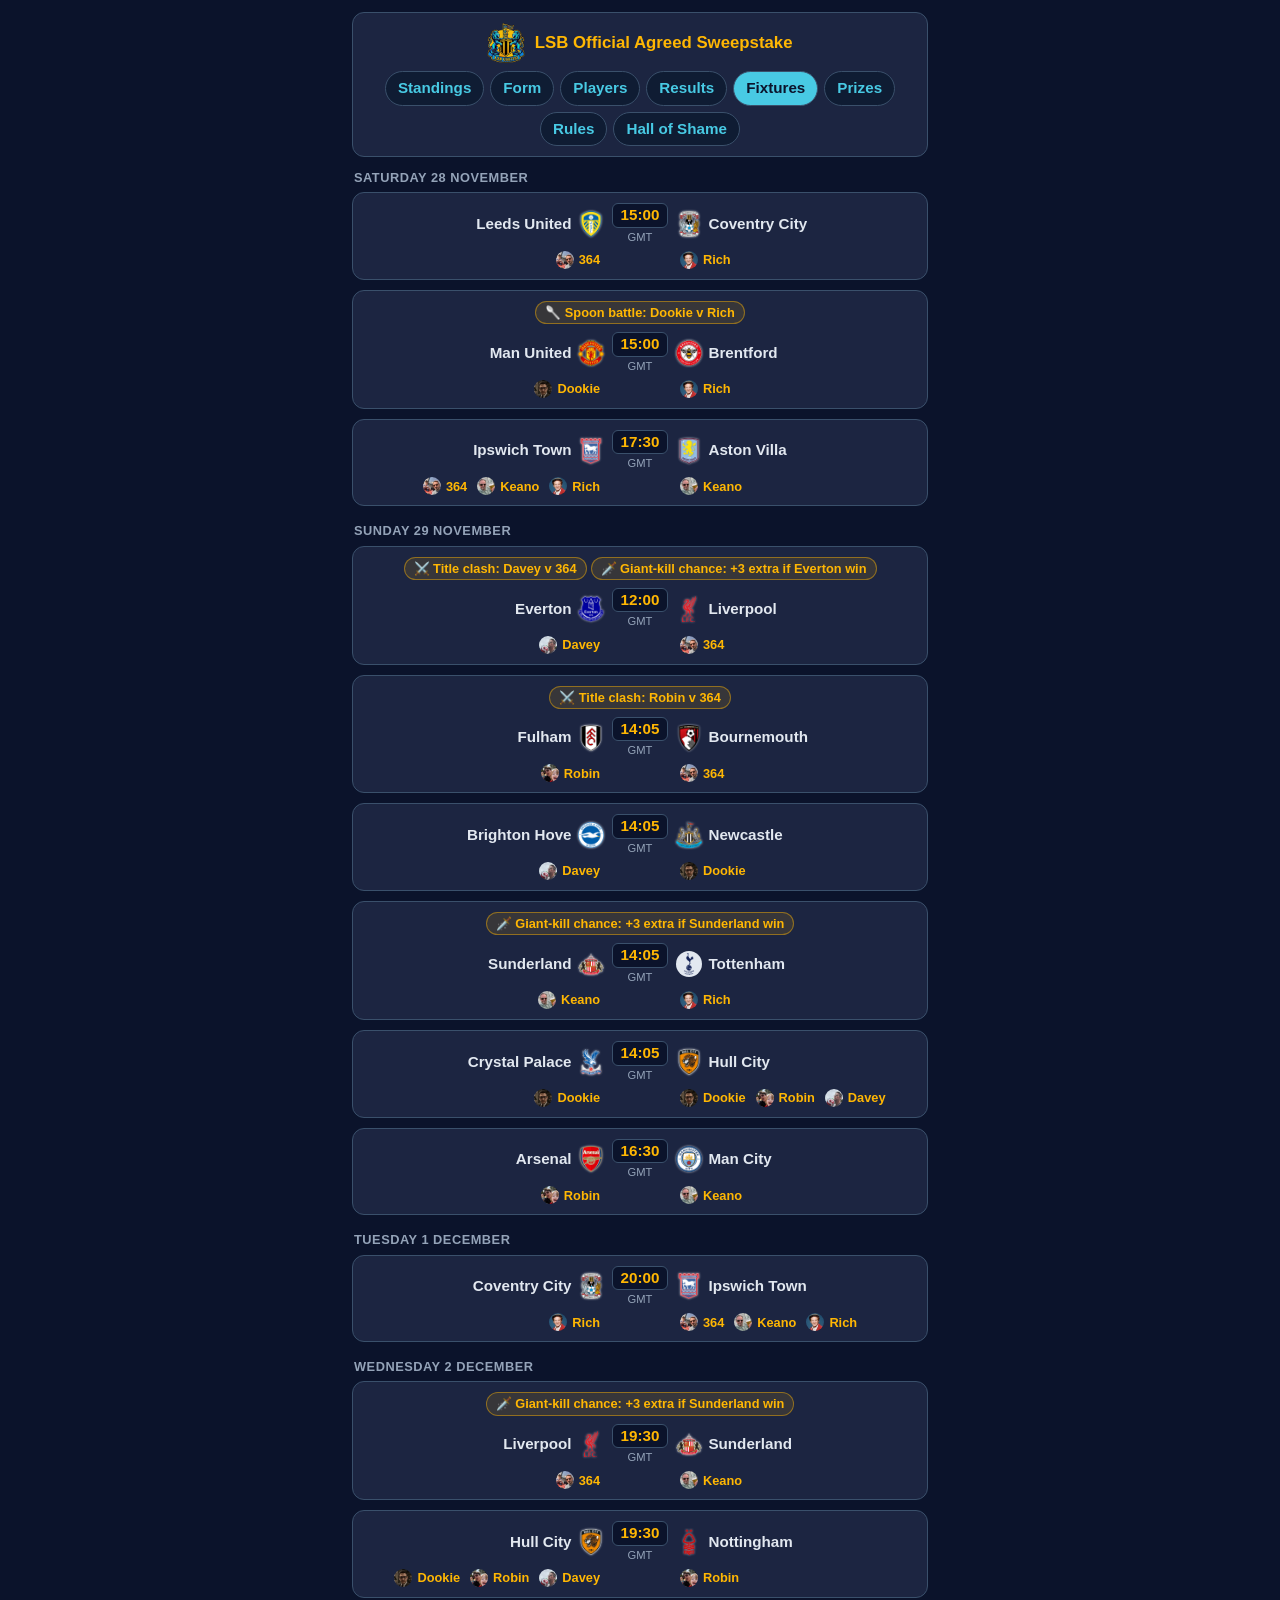
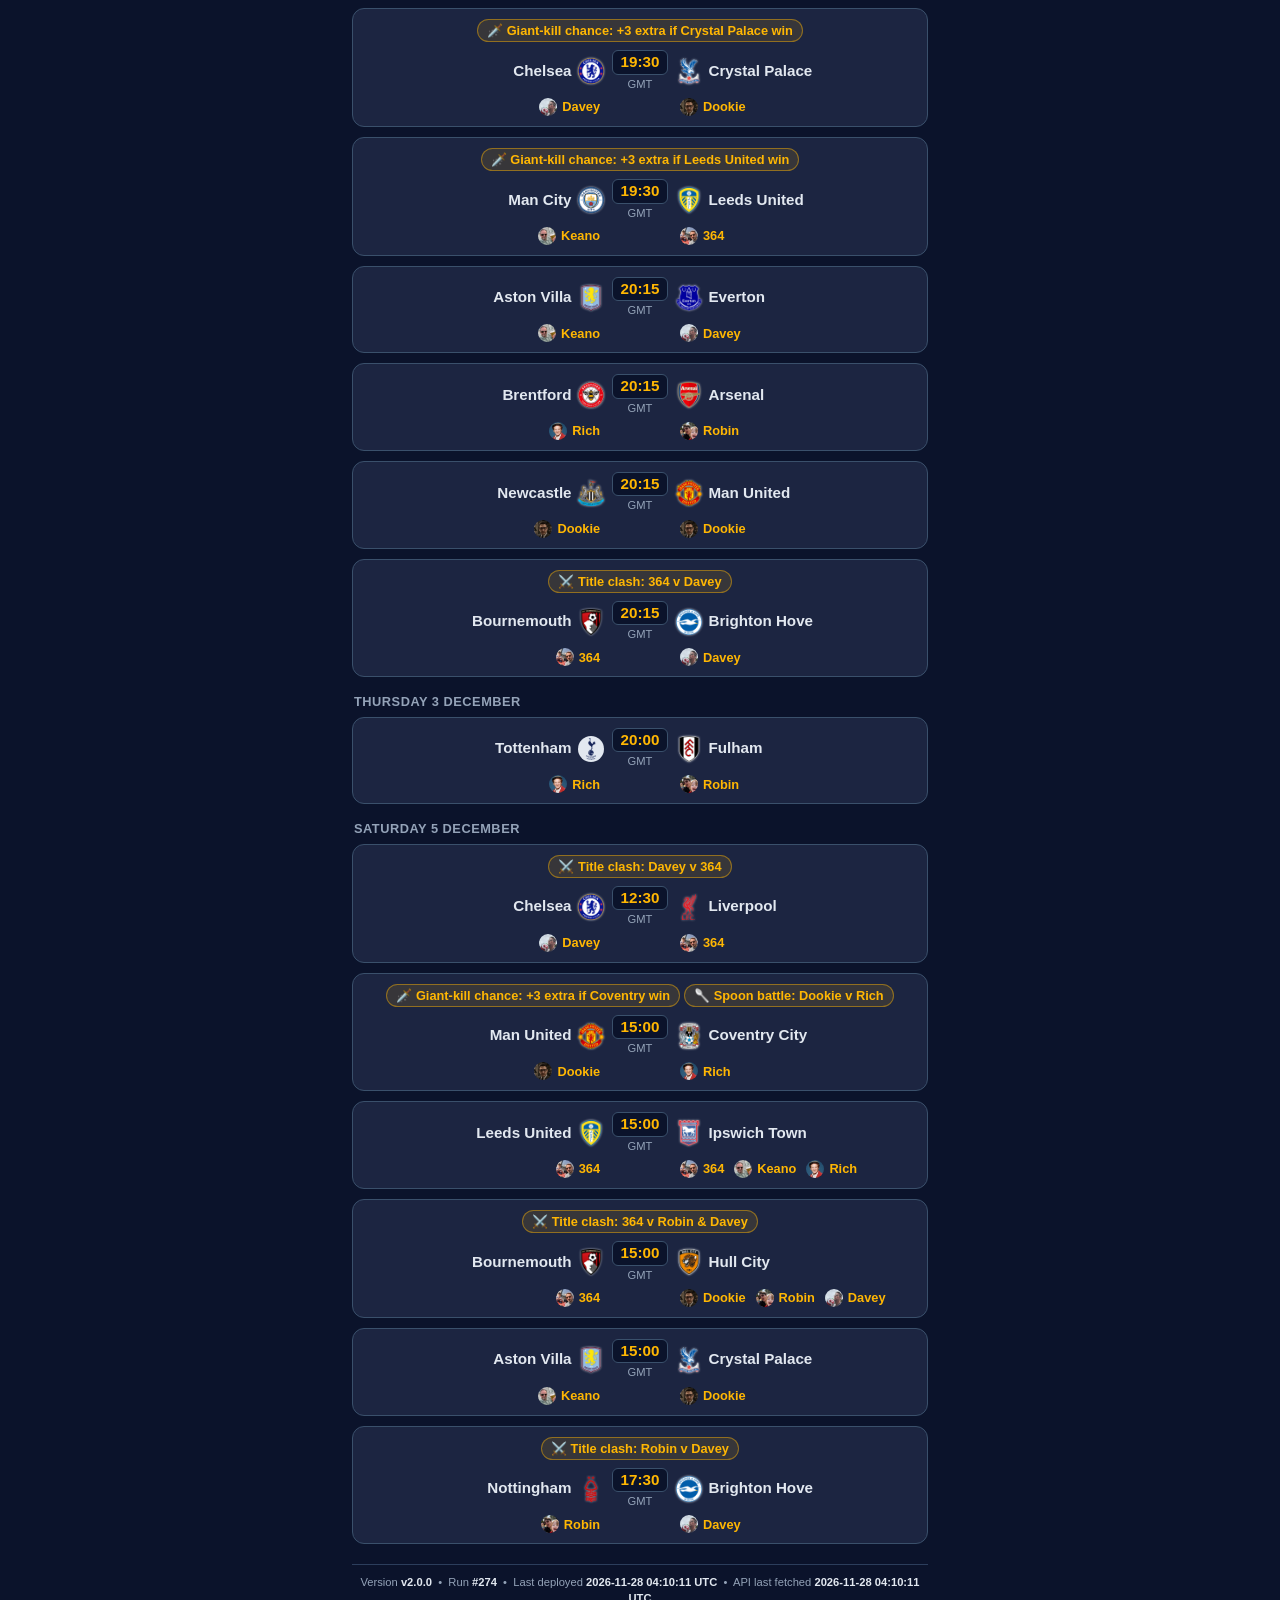
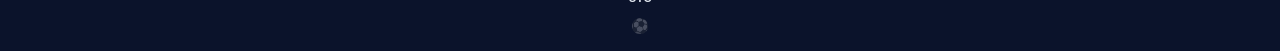
<file: upcoming_fixtures.html>
<!DOCTYPE html>
<html lang="en">
<head>
  <meta charset="UTF-8">
  <meta name="viewport" content="width=device-width, initial-scale=1.0">
  <title>Fixtures · LSB Sweepstake</title>
  <link rel="stylesheet" href="style.css?v=1f42002e">
</head>
<body>
  
  <header class="topbar">
    <div class="topbar-brand">
      <img src="images/crests/LSB_crest.PNG" alt="Sweepstake Logo" class="topbar-logo" id="site-logo">
      <strong>LSB Official Agreed Sweepstake</strong>
    </div>
    <nav class="nav-links">
      <a href="index.html" class="nav-btn">Standings</a>
      <a href="form.html" class="nav-btn">Form</a>
      <a href="players.html" class="nav-btn">Players</a>
      <a href="latest_results.html" class="nav-btn">Results</a>
      <a href="upcoming_fixtures.html" class="nav-btn active" aria-current="page">Fixtures</a>
      <a href="prizes.html" class="nav-btn">Prizes</a>
      <a href="rules.html" class="nav-btn">Rules</a>
      <a href="shame.html" class="nav-btn">Hall of Shame</a>
    </nav>
  </header>
  <script>
    (function () {
      var logo = document.getElementById("site-logo");
      if (!logo) return;
      var original = logo.getAttribute("src");
      var egg = "images/crests/england_tottenham.football-logos.cc.png";
      var taps = 0, timer = null;
      function show(on, animate) {
        logo.src = on ? egg : original;
        logo.alt = on ? "Tottenham Hotspur crest" : "Sweepstake Logo";
        logo.classList.toggle("logo-egg", on);
        if (animate) {
          logo.classList.remove("logo-spin");
          void logo.offsetWidth;
          logo.classList.add("logo-spin");
        }
      }
      var active = false;
      try { active = sessionStorage.getItem("spursLogo") === "1"; } catch (e) {}
      if (active) show(true, false);
      logo.addEventListener("click", function () {
        taps += 1;
        clearTimeout(timer);
        timer = setTimeout(function () { taps = 0; }, 1500);
        if (taps >= 10) {
          taps = 0;
          active = !active;
          show(active, true);
          try { sessionStorage.setItem("spursLogo", active ? "1" : "0"); } catch (e) {}
        }
      });
    })();
  </script>
  <main>
  <h1 class="page-title visually-hidden">📅 Upcoming Fixtures</h1>

  <h2 class="section-heading">Saturday 28 November</h2>
  <div class="card match-card">
    <div class="match-line">
      <span class="match-team home"><span class="team-name">Leeds United</span><img class="crest crest-lg" src="images/crests/england_leeds-united.football-logos.cc.png" alt="Leeds United" title="Leeds United" loading="lazy"></span>
      <span class="match-mid"><span class="match-badge">15:00</span><span class="match-time">GMT</span></span>
      <span class="match-team away"><img class="crest crest-lg" src="images/crests/england_coventry-city.football-logos.cc.png" alt="Coventry City" title="Coventry City" loading="lazy"><span class="team-name">Coventry City</span></span>
    </div>
    <div class="owners-line">
      <span class="owners home"><span class="owner"><img class="avatar avatar-sm" src="images/player_avatars/364_avatar.jpg" alt="" loading="lazy">364</span></span>
      <span></span>
      <span class="owners away"><span class="owner"><img class="avatar avatar-sm" src="images/player_avatars/Rich_avatar.jpg" alt="" loading="lazy">Rich</span></span>
    </div>
  </div>
  <div class="card match-card">
    <div class="highlights"><span class="highlight">🥄 Spoon battle: Dookie v Rich</span></div>
    <div class="match-line">
      <span class="match-team home"><span class="team-name">Man United</span><img class="crest crest-lg" src="images/crests/england_manchester-united.football-logos.cc.png" alt="Man United" title="Man United" loading="lazy"></span>
      <span class="match-mid"><span class="match-badge">15:00</span><span class="match-time">GMT</span></span>
      <span class="match-team away"><img class="crest crest-lg" src="images/crests/england_brentford.football-logos.cc.png" alt="Brentford" title="Brentford" loading="lazy"><span class="team-name">Brentford</span></span>
    </div>
    <div class="owners-line">
      <span class="owners home"><span class="owner"><img class="avatar avatar-sm" src="images/player_avatars/dookie_avatar.jpg" alt="" loading="lazy">Dookie</span></span>
      <span></span>
      <span class="owners away"><span class="owner"><img class="avatar avatar-sm" src="images/player_avatars/Rich_avatar.jpg" alt="" loading="lazy">Rich</span></span>
    </div>
  </div>
  <div class="card match-card">
    <div class="match-line">
      <span class="match-team home"><span class="team-name">Ipswich Town</span><img class="crest crest-lg" src="images/crests/england_ipswich.football-logos.cc.png" alt="Ipswich Town" title="Ipswich Town" loading="lazy"></span>
      <span class="match-mid"><span class="match-badge">17:30</span><span class="match-time">GMT</span></span>
      <span class="match-team away"><img class="crest crest-lg" src="images/crests/england_aston-villa.football-logos.cc.png" alt="Aston Villa" title="Aston Villa" loading="lazy"><span class="team-name">Aston Villa</span></span>
    </div>
    <div class="owners-line">
      <span class="owners home"><span class="owner"><img class="avatar avatar-sm" src="images/player_avatars/364_avatar.jpg" alt="" loading="lazy">364</span><span class="owner"><img class="avatar avatar-sm" src="images/player_avatars/keano_avatar.jpg" alt="" loading="lazy">Keano</span><span class="owner"><img class="avatar avatar-sm" src="images/player_avatars/Rich_avatar.jpg" alt="" loading="lazy">Rich</span></span>
      <span></span>
      <span class="owners away"><span class="owner"><img class="avatar avatar-sm" src="images/player_avatars/keano_avatar.jpg" alt="" loading="lazy">Keano</span></span>
    </div>
  </div>
  <h2 class="section-heading">Sunday 29 November</h2>
  <div class="card match-card">
    <div class="highlights"><span class="highlight">⚔️ Title clash: Davey v 364</span><span class="highlight">🗡️ Giant-kill chance: +3 extra if Everton win</span></div>
    <div class="match-line">
      <span class="match-team home"><span class="team-name">Everton</span><img class="crest crest-lg" src="images/crests/england_everton.football-logos.cc.png" alt="Everton" title="Everton" loading="lazy"></span>
      <span class="match-mid"><span class="match-badge">12:00</span><span class="match-time">GMT</span></span>
      <span class="match-team away"><img class="crest crest-lg" src="images/crests/england_liverpool.football-logos.cc.png" alt="Liverpool" title="Liverpool" loading="lazy"><span class="team-name">Liverpool</span></span>
    </div>
    <div class="owners-line">
      <span class="owners home"><span class="owner"><img class="avatar avatar-sm" src="images/player_avatars/Daveylad_avatar.jpg" alt="" loading="lazy">Davey</span></span>
      <span></span>
      <span class="owners away"><span class="owner"><img class="avatar avatar-sm" src="images/player_avatars/364_avatar.jpg" alt="" loading="lazy">364</span></span>
    </div>
  </div>
  <div class="card match-card">
    <div class="highlights"><span class="highlight">⚔️ Title clash: Robin v 364</span></div>
    <div class="match-line">
      <span class="match-team home"><span class="team-name">Fulham</span><img class="crest crest-lg" src="images/crests/england_fulham.football-logos.cc.png" alt="Fulham" title="Fulham" loading="lazy"></span>
      <span class="match-mid"><span class="match-badge">14:05</span><span class="match-time">GMT</span></span>
      <span class="match-team away"><img class="crest crest-lg" src="images/crests/england_bournemouth.football-logos.cc.png" alt="Bournemouth" title="Bournemouth" loading="lazy"><span class="team-name">Bournemouth</span></span>
    </div>
    <div class="owners-line">
      <span class="owners home"><span class="owner"><img class="avatar avatar-sm" src="images/player_avatars/Robin_avatar.jpg" alt="" loading="lazy">Robin</span></span>
      <span></span>
      <span class="owners away"><span class="owner"><img class="avatar avatar-sm" src="images/player_avatars/364_avatar.jpg" alt="" loading="lazy">364</span></span>
    </div>
  </div>
  <div class="card match-card">
    <div class="match-line">
      <span class="match-team home"><span class="team-name">Brighton Hove</span><img class="crest crest-lg" src="images/crests/england_brighton.football-logos.cc.png" alt="Brighton Hove" title="Brighton Hove" loading="lazy"></span>
      <span class="match-mid"><span class="match-badge">14:05</span><span class="match-time">GMT</span></span>
      <span class="match-team away"><img class="crest crest-lg" src="images/crests/england_newcastle.football-logos.cc.png" alt="Newcastle" title="Newcastle" loading="lazy"><span class="team-name">Newcastle</span></span>
    </div>
    <div class="owners-line">
      <span class="owners home"><span class="owner"><img class="avatar avatar-sm" src="images/player_avatars/Daveylad_avatar.jpg" alt="" loading="lazy">Davey</span></span>
      <span></span>
      <span class="owners away"><span class="owner"><img class="avatar avatar-sm" src="images/player_avatars/dookie_avatar.jpg" alt="" loading="lazy">Dookie</span></span>
    </div>
  </div>
  <div class="card match-card">
    <div class="highlights"><span class="highlight">🗡️ Giant-kill chance: +3 extra if Sunderland win</span></div>
    <div class="match-line">
      <span class="match-team home"><span class="team-name">Sunderland</span><img class="crest crest-lg" src="images/crests/england_sunderland.football-logos.cc.png" alt="Sunderland" title="Sunderland" loading="lazy"></span>
      <span class="match-mid"><span class="match-badge">14:05</span><span class="match-time">GMT</span></span>
      <span class="match-team away"><img class="crest crest-lg crest-on-light" src="images/crests/england_tottenham.football-logos.cc.png" alt="Tottenham" title="Tottenham" loading="lazy"><span class="team-name">Tottenham</span></span>
    </div>
    <div class="owners-line">
      <span class="owners home"><span class="owner"><img class="avatar avatar-sm" src="images/player_avatars/keano_avatar.jpg" alt="" loading="lazy">Keano</span></span>
      <span></span>
      <span class="owners away"><span class="owner"><img class="avatar avatar-sm" src="images/player_avatars/Rich_avatar.jpg" alt="" loading="lazy">Rich</span></span>
    </div>
  </div>
  <div class="card match-card">
    <div class="match-line">
      <span class="match-team home"><span class="team-name">Crystal Palace</span><img class="crest crest-lg" src="images/crests/england_crystal-palace.football-logos.cc.png" alt="Crystal Palace" title="Crystal Palace" loading="lazy"></span>
      <span class="match-mid"><span class="match-badge">14:05</span><span class="match-time">GMT</span></span>
      <span class="match-team away"><img class="crest crest-lg" src="images/crests/england_hull-city.football-logos.cc.png" alt="Hull City" title="Hull City" loading="lazy"><span class="team-name">Hull City</span></span>
    </div>
    <div class="owners-line">
      <span class="owners home"><span class="owner"><img class="avatar avatar-sm" src="images/player_avatars/dookie_avatar.jpg" alt="" loading="lazy">Dookie</span></span>
      <span></span>
      <span class="owners away"><span class="owner"><img class="avatar avatar-sm" src="images/player_avatars/dookie_avatar.jpg" alt="" loading="lazy">Dookie</span><span class="owner"><img class="avatar avatar-sm" src="images/player_avatars/Robin_avatar.jpg" alt="" loading="lazy">Robin</span><span class="owner"><img class="avatar avatar-sm" src="images/player_avatars/Daveylad_avatar.jpg" alt="" loading="lazy">Davey</span></span>
    </div>
  </div>
  <div class="card match-card">
    <div class="match-line">
      <span class="match-team home"><span class="team-name">Arsenal</span><img class="crest crest-lg" src="images/crests/england_arsenal.football-logos.cc.png" alt="Arsenal" title="Arsenal" loading="lazy"></span>
      <span class="match-mid"><span class="match-badge">16:30</span><span class="match-time">GMT</span></span>
      <span class="match-team away"><img class="crest crest-lg" src="images/crests/england_manchester-city.football-logos.cc.png" alt="Man City" title="Man City" loading="lazy"><span class="team-name">Man City</span></span>
    </div>
    <div class="owners-line">
      <span class="owners home"><span class="owner"><img class="avatar avatar-sm" src="images/player_avatars/Robin_avatar.jpg" alt="" loading="lazy">Robin</span></span>
      <span></span>
      <span class="owners away"><span class="owner"><img class="avatar avatar-sm" src="images/player_avatars/keano_avatar.jpg" alt="" loading="lazy">Keano</span></span>
    </div>
  </div>
  <h2 class="section-heading">Tuesday 1 December</h2>
  <div class="card match-card">
    <div class="match-line">
      <span class="match-team home"><span class="team-name">Coventry City</span><img class="crest crest-lg" src="images/crests/england_coventry-city.football-logos.cc.png" alt="Coventry City" title="Coventry City" loading="lazy"></span>
      <span class="match-mid"><span class="match-badge">20:00</span><span class="match-time">GMT</span></span>
      <span class="match-team away"><img class="crest crest-lg" src="images/crests/england_ipswich.football-logos.cc.png" alt="Ipswich Town" title="Ipswich Town" loading="lazy"><span class="team-name">Ipswich Town</span></span>
    </div>
    <div class="owners-line">
      <span class="owners home"><span class="owner"><img class="avatar avatar-sm" src="images/player_avatars/Rich_avatar.jpg" alt="" loading="lazy">Rich</span></span>
      <span></span>
      <span class="owners away"><span class="owner"><img class="avatar avatar-sm" src="images/player_avatars/364_avatar.jpg" alt="" loading="lazy">364</span><span class="owner"><img class="avatar avatar-sm" src="images/player_avatars/keano_avatar.jpg" alt="" loading="lazy">Keano</span><span class="owner"><img class="avatar avatar-sm" src="images/player_avatars/Rich_avatar.jpg" alt="" loading="lazy">Rich</span></span>
    </div>
  </div>
  <h2 class="section-heading">Wednesday 2 December</h2>
  <div class="card match-card">
    <div class="highlights"><span class="highlight">🗡️ Giant-kill chance: +3 extra if Sunderland win</span></div>
    <div class="match-line">
      <span class="match-team home"><span class="team-name">Liverpool</span><img class="crest crest-lg" src="images/crests/england_liverpool.football-logos.cc.png" alt="Liverpool" title="Liverpool" loading="lazy"></span>
      <span class="match-mid"><span class="match-badge">19:30</span><span class="match-time">GMT</span></span>
      <span class="match-team away"><img class="crest crest-lg" src="images/crests/england_sunderland.football-logos.cc.png" alt="Sunderland" title="Sunderland" loading="lazy"><span class="team-name">Sunderland</span></span>
    </div>
    <div class="owners-line">
      <span class="owners home"><span class="owner"><img class="avatar avatar-sm" src="images/player_avatars/364_avatar.jpg" alt="" loading="lazy">364</span></span>
      <span></span>
      <span class="owners away"><span class="owner"><img class="avatar avatar-sm" src="images/player_avatars/keano_avatar.jpg" alt="" loading="lazy">Keano</span></span>
    </div>
  </div>
  <div class="card match-card">
    <div class="match-line">
      <span class="match-team home"><span class="team-name">Hull City</span><img class="crest crest-lg" src="images/crests/england_hull-city.football-logos.cc.png" alt="Hull City" title="Hull City" loading="lazy"></span>
      <span class="match-mid"><span class="match-badge">19:30</span><span class="match-time">GMT</span></span>
      <span class="match-team away"><img class="crest crest-lg" src="images/crests/england_nottingham-forest.football-logos.cc.png" alt="Nottingham" title="Nottingham" loading="lazy"><span class="team-name">Nottingham</span></span>
    </div>
    <div class="owners-line">
      <span class="owners home"><span class="owner"><img class="avatar avatar-sm" src="images/player_avatars/dookie_avatar.jpg" alt="" loading="lazy">Dookie</span><span class="owner"><img class="avatar avatar-sm" src="images/player_avatars/Robin_avatar.jpg" alt="" loading="lazy">Robin</span><span class="owner"><img class="avatar avatar-sm" src="images/player_avatars/Daveylad_avatar.jpg" alt="" loading="lazy">Davey</span></span>
      <span></span>
      <span class="owners away"><span class="owner"><img class="avatar avatar-sm" src="images/player_avatars/Robin_avatar.jpg" alt="" loading="lazy">Robin</span></span>
    </div>
  </div>
  <div class="card match-card">
    <div class="highlights"><span class="highlight">🗡️ Giant-kill chance: +3 extra if Crystal Palace win</span></div>
    <div class="match-line">
      <span class="match-team home"><span class="team-name">Chelsea</span><img class="crest crest-lg" src="images/crests/england_chelsea.football-logos.cc.png" alt="Chelsea" title="Chelsea" loading="lazy"></span>
      <span class="match-mid"><span class="match-badge">19:30</span><span class="match-time">GMT</span></span>
      <span class="match-team away"><img class="crest crest-lg" src="images/crests/england_crystal-palace.football-logos.cc.png" alt="Crystal Palace" title="Crystal Palace" loading="lazy"><span class="team-name">Crystal Palace</span></span>
    </div>
    <div class="owners-line">
      <span class="owners home"><span class="owner"><img class="avatar avatar-sm" src="images/player_avatars/Daveylad_avatar.jpg" alt="" loading="lazy">Davey</span></span>
      <span></span>
      <span class="owners away"><span class="owner"><img class="avatar avatar-sm" src="images/player_avatars/dookie_avatar.jpg" alt="" loading="lazy">Dookie</span></span>
    </div>
  </div>
  <div class="card match-card">
    <div class="highlights"><span class="highlight">🗡️ Giant-kill chance: +3 extra if Leeds United win</span></div>
    <div class="match-line">
      <span class="match-team home"><span class="team-name">Man City</span><img class="crest crest-lg" src="images/crests/england_manchester-city.football-logos.cc.png" alt="Man City" title="Man City" loading="lazy"></span>
      <span class="match-mid"><span class="match-badge">19:30</span><span class="match-time">GMT</span></span>
      <span class="match-team away"><img class="crest crest-lg" src="images/crests/england_leeds-united.football-logos.cc.png" alt="Leeds United" title="Leeds United" loading="lazy"><span class="team-name">Leeds United</span></span>
    </div>
    <div class="owners-line">
      <span class="owners home"><span class="owner"><img class="avatar avatar-sm" src="images/player_avatars/keano_avatar.jpg" alt="" loading="lazy">Keano</span></span>
      <span></span>
      <span class="owners away"><span class="owner"><img class="avatar avatar-sm" src="images/player_avatars/364_avatar.jpg" alt="" loading="lazy">364</span></span>
    </div>
  </div>
  <div class="card match-card">
    <div class="match-line">
      <span class="match-team home"><span class="team-name">Aston Villa</span><img class="crest crest-lg" src="images/crests/england_aston-villa.football-logos.cc.png" alt="Aston Villa" title="Aston Villa" loading="lazy"></span>
      <span class="match-mid"><span class="match-badge">20:15</span><span class="match-time">GMT</span></span>
      <span class="match-team away"><img class="crest crest-lg" src="images/crests/england_everton.football-logos.cc.png" alt="Everton" title="Everton" loading="lazy"><span class="team-name">Everton</span></span>
    </div>
    <div class="owners-line">
      <span class="owners home"><span class="owner"><img class="avatar avatar-sm" src="images/player_avatars/keano_avatar.jpg" alt="" loading="lazy">Keano</span></span>
      <span></span>
      <span class="owners away"><span class="owner"><img class="avatar avatar-sm" src="images/player_avatars/Daveylad_avatar.jpg" alt="" loading="lazy">Davey</span></span>
    </div>
  </div>
  <div class="card match-card">
    <div class="match-line">
      <span class="match-team home"><span class="team-name">Brentford</span><img class="crest crest-lg" src="images/crests/england_brentford.football-logos.cc.png" alt="Brentford" title="Brentford" loading="lazy"></span>
      <span class="match-mid"><span class="match-badge">20:15</span><span class="match-time">GMT</span></span>
      <span class="match-team away"><img class="crest crest-lg" src="images/crests/england_arsenal.football-logos.cc.png" alt="Arsenal" title="Arsenal" loading="lazy"><span class="team-name">Arsenal</span></span>
    </div>
    <div class="owners-line">
      <span class="owners home"><span class="owner"><img class="avatar avatar-sm" src="images/player_avatars/Rich_avatar.jpg" alt="" loading="lazy">Rich</span></span>
      <span></span>
      <span class="owners away"><span class="owner"><img class="avatar avatar-sm" src="images/player_avatars/Robin_avatar.jpg" alt="" loading="lazy">Robin</span></span>
    </div>
  </div>
  <div class="card match-card">
    <div class="match-line">
      <span class="match-team home"><span class="team-name">Newcastle</span><img class="crest crest-lg" src="images/crests/england_newcastle.football-logos.cc.png" alt="Newcastle" title="Newcastle" loading="lazy"></span>
      <span class="match-mid"><span class="match-badge">20:15</span><span class="match-time">GMT</span></span>
      <span class="match-team away"><img class="crest crest-lg" src="images/crests/england_manchester-united.football-logos.cc.png" alt="Man United" title="Man United" loading="lazy"><span class="team-name">Man United</span></span>
    </div>
    <div class="owners-line">
      <span class="owners home"><span class="owner"><img class="avatar avatar-sm" src="images/player_avatars/dookie_avatar.jpg" alt="" loading="lazy">Dookie</span></span>
      <span></span>
      <span class="owners away"><span class="owner"><img class="avatar avatar-sm" src="images/player_avatars/dookie_avatar.jpg" alt="" loading="lazy">Dookie</span></span>
    </div>
  </div>
  <div class="card match-card">
    <div class="highlights"><span class="highlight">⚔️ Title clash: 364 v Davey</span></div>
    <div class="match-line">
      <span class="match-team home"><span class="team-name">Bournemouth</span><img class="crest crest-lg" src="images/crests/england_bournemouth.football-logos.cc.png" alt="Bournemouth" title="Bournemouth" loading="lazy"></span>
      <span class="match-mid"><span class="match-badge">20:15</span><span class="match-time">GMT</span></span>
      <span class="match-team away"><img class="crest crest-lg" src="images/crests/england_brighton.football-logos.cc.png" alt="Brighton Hove" title="Brighton Hove" loading="lazy"><span class="team-name">Brighton Hove</span></span>
    </div>
    <div class="owners-line">
      <span class="owners home"><span class="owner"><img class="avatar avatar-sm" src="images/player_avatars/364_avatar.jpg" alt="" loading="lazy">364</span></span>
      <span></span>
      <span class="owners away"><span class="owner"><img class="avatar avatar-sm" src="images/player_avatars/Daveylad_avatar.jpg" alt="" loading="lazy">Davey</span></span>
    </div>
  </div>
  <h2 class="section-heading">Thursday 3 December</h2>
  <div class="card match-card">
    <div class="match-line">
      <span class="match-team home"><span class="team-name">Tottenham</span><img class="crest crest-lg crest-on-light" src="images/crests/england_tottenham.football-logos.cc.png" alt="Tottenham" title="Tottenham" loading="lazy"></span>
      <span class="match-mid"><span class="match-badge">20:00</span><span class="match-time">GMT</span></span>
      <span class="match-team away"><img class="crest crest-lg" src="images/crests/england_fulham.football-logos.cc.png" alt="Fulham" title="Fulham" loading="lazy"><span class="team-name">Fulham</span></span>
    </div>
    <div class="owners-line">
      <span class="owners home"><span class="owner"><img class="avatar avatar-sm" src="images/player_avatars/Rich_avatar.jpg" alt="" loading="lazy">Rich</span></span>
      <span></span>
      <span class="owners away"><span class="owner"><img class="avatar avatar-sm" src="images/player_avatars/Robin_avatar.jpg" alt="" loading="lazy">Robin</span></span>
    </div>
  </div>
  <h2 class="section-heading">Saturday 5 December</h2>
  <div class="card match-card">
    <div class="highlights"><span class="highlight">⚔️ Title clash: Davey v 364</span></div>
    <div class="match-line">
      <span class="match-team home"><span class="team-name">Chelsea</span><img class="crest crest-lg" src="images/crests/england_chelsea.football-logos.cc.png" alt="Chelsea" title="Chelsea" loading="lazy"></span>
      <span class="match-mid"><span class="match-badge">12:30</span><span class="match-time">GMT</span></span>
      <span class="match-team away"><img class="crest crest-lg" src="images/crests/england_liverpool.football-logos.cc.png" alt="Liverpool" title="Liverpool" loading="lazy"><span class="team-name">Liverpool</span></span>
    </div>
    <div class="owners-line">
      <span class="owners home"><span class="owner"><img class="avatar avatar-sm" src="images/player_avatars/Daveylad_avatar.jpg" alt="" loading="lazy">Davey</span></span>
      <span></span>
      <span class="owners away"><span class="owner"><img class="avatar avatar-sm" src="images/player_avatars/364_avatar.jpg" alt="" loading="lazy">364</span></span>
    </div>
  </div>
  <div class="card match-card">
    <div class="highlights"><span class="highlight">🗡️ Giant-kill chance: +3 extra if Coventry win</span><span class="highlight">🥄 Spoon battle: Dookie v Rich</span></div>
    <div class="match-line">
      <span class="match-team home"><span class="team-name">Man United</span><img class="crest crest-lg" src="images/crests/england_manchester-united.football-logos.cc.png" alt="Man United" title="Man United" loading="lazy"></span>
      <span class="match-mid"><span class="match-badge">15:00</span><span class="match-time">GMT</span></span>
      <span class="match-team away"><img class="crest crest-lg" src="images/crests/england_coventry-city.football-logos.cc.png" alt="Coventry City" title="Coventry City" loading="lazy"><span class="team-name">Coventry City</span></span>
    </div>
    <div class="owners-line">
      <span class="owners home"><span class="owner"><img class="avatar avatar-sm" src="images/player_avatars/dookie_avatar.jpg" alt="" loading="lazy">Dookie</span></span>
      <span></span>
      <span class="owners away"><span class="owner"><img class="avatar avatar-sm" src="images/player_avatars/Rich_avatar.jpg" alt="" loading="lazy">Rich</span></span>
    </div>
  </div>
  <div class="card match-card">
    <div class="match-line">
      <span class="match-team home"><span class="team-name">Leeds United</span><img class="crest crest-lg" src="images/crests/england_leeds-united.football-logos.cc.png" alt="Leeds United" title="Leeds United" loading="lazy"></span>
      <span class="match-mid"><span class="match-badge">15:00</span><span class="match-time">GMT</span></span>
      <span class="match-team away"><img class="crest crest-lg" src="images/crests/england_ipswich.football-logos.cc.png" alt="Ipswich Town" title="Ipswich Town" loading="lazy"><span class="team-name">Ipswich Town</span></span>
    </div>
    <div class="owners-line">
      <span class="owners home"><span class="owner"><img class="avatar avatar-sm" src="images/player_avatars/364_avatar.jpg" alt="" loading="lazy">364</span></span>
      <span></span>
      <span class="owners away"><span class="owner"><img class="avatar avatar-sm" src="images/player_avatars/364_avatar.jpg" alt="" loading="lazy">364</span><span class="owner"><img class="avatar avatar-sm" src="images/player_avatars/keano_avatar.jpg" alt="" loading="lazy">Keano</span><span class="owner"><img class="avatar avatar-sm" src="images/player_avatars/Rich_avatar.jpg" alt="" loading="lazy">Rich</span></span>
    </div>
  </div>
  <div class="card match-card">
    <div class="highlights"><span class="highlight">⚔️ Title clash: 364 v Robin &amp; Davey</span></div>
    <div class="match-line">
      <span class="match-team home"><span class="team-name">Bournemouth</span><img class="crest crest-lg" src="images/crests/england_bournemouth.football-logos.cc.png" alt="Bournemouth" title="Bournemouth" loading="lazy"></span>
      <span class="match-mid"><span class="match-badge">15:00</span><span class="match-time">GMT</span></span>
      <span class="match-team away"><img class="crest crest-lg" src="images/crests/england_hull-city.football-logos.cc.png" alt="Hull City" title="Hull City" loading="lazy"><span class="team-name">Hull City</span></span>
    </div>
    <div class="owners-line">
      <span class="owners home"><span class="owner"><img class="avatar avatar-sm" src="images/player_avatars/364_avatar.jpg" alt="" loading="lazy">364</span></span>
      <span></span>
      <span class="owners away"><span class="owner"><img class="avatar avatar-sm" src="images/player_avatars/dookie_avatar.jpg" alt="" loading="lazy">Dookie</span><span class="owner"><img class="avatar avatar-sm" src="images/player_avatars/Robin_avatar.jpg" alt="" loading="lazy">Robin</span><span class="owner"><img class="avatar avatar-sm" src="images/player_avatars/Daveylad_avatar.jpg" alt="" loading="lazy">Davey</span></span>
    </div>
  </div>
  <div class="card match-card">
    <div class="match-line">
      <span class="match-team home"><span class="team-name">Aston Villa</span><img class="crest crest-lg" src="images/crests/england_aston-villa.football-logos.cc.png" alt="Aston Villa" title="Aston Villa" loading="lazy"></span>
      <span class="match-mid"><span class="match-badge">15:00</span><span class="match-time">GMT</span></span>
      <span class="match-team away"><img class="crest crest-lg" src="images/crests/england_crystal-palace.football-logos.cc.png" alt="Crystal Palace" title="Crystal Palace" loading="lazy"><span class="team-name">Crystal Palace</span></span>
    </div>
    <div class="owners-line">
      <span class="owners home"><span class="owner"><img class="avatar avatar-sm" src="images/player_avatars/keano_avatar.jpg" alt="" loading="lazy">Keano</span></span>
      <span></span>
      <span class="owners away"><span class="owner"><img class="avatar avatar-sm" src="images/player_avatars/dookie_avatar.jpg" alt="" loading="lazy">Dookie</span></span>
    </div>
  </div>
  <div class="card match-card">
    <div class="highlights"><span class="highlight">⚔️ Title clash: Robin v Davey</span></div>
    <div class="match-line">
      <span class="match-team home"><span class="team-name">Nottingham</span><img class="crest crest-lg" src="images/crests/england_nottingham-forest.football-logos.cc.png" alt="Nottingham" title="Nottingham" loading="lazy"></span>
      <span class="match-mid"><span class="match-badge">17:30</span><span class="match-time">GMT</span></span>
      <span class="match-team away"><img class="crest crest-lg" src="images/crests/england_brighton.football-logos.cc.png" alt="Brighton Hove" title="Brighton Hove" loading="lazy"><span class="team-name">Brighton Hove</span></span>
    </div>
    <div class="owners-line">
      <span class="owners home"><span class="owner"><img class="avatar avatar-sm" src="images/player_avatars/Robin_avatar.jpg" alt="" loading="lazy">Robin</span></span>
      <span></span>
      <span class="owners away"><span class="owner"><img class="avatar avatar-sm" src="images/player_avatars/Daveylad_avatar.jpg" alt="" loading="lazy">Davey</span></span>
    </div>
  </div>
  </main>
  <footer class="site-footer">
    <div class="version-banner">Version <strong>v2.0.0</strong> &nbsp;•&nbsp; Run <strong>#274</strong> &nbsp;•&nbsp; Last deployed <strong>2026-11-28 04:10:11 UTC</strong> &nbsp;•&nbsp; API last fetched <strong>2026-11-28 04:10:11 UTC</strong></div>
    <button type="button" class="egg-ball" aria-label="Play keepy-uppy">⚽</button>
  </footer>
  <div class="game-overlay" hidden>
    <div class="game-box">
      <div class="game-head">
        <span class="game-title">Keepy-Uppy</span>
        <span class="game-score">0</span>
        <button type="button" class="game-close" aria-label="Close game">✕</button>
      </div>
      <div class="game-stage">
        <canvas class="game-canvas" width="320" height="420"></canvas>
        <div class="game-over" hidden>
          <div class="game-over-label">Score</div>
          <div class="game-over-score">0</div>
          <div class="game-over-note"></div>
          <button type="button" class="game-again">Play again</button>
        </div>
      </div>
      <div class="game-foot"><span class="game-msg">Tap the ball to start</span><span class="muted game-best"></span></div>
    </div>
  </div>
  <script>
    // Keepy-uppy: tap the ball to kick it up; score a point per touch; game over when it hits the floor.
    (function () {
      function init() {
        var opener = document.querySelector(".egg-ball"), overlay = document.querySelector(".game-overlay");
        if (!opener || !overlay || overlay.dataset.ready) return;
        overlay.dataset.ready = "1";
        var canvas = overlay.querySelector(".game-canvas"), ctx = canvas.getContext("2d");
        var scoreEl = overlay.querySelector(".game-score"), msg = overlay.querySelector(".game-msg");
        var bestEl = overlay.querySelector(".game-best");
        var overPanel = overlay.querySelector(".game-over");
        var overScore = overlay.querySelector(".game-over-score"), overNote = overlay.querySelector(".game-over-note");
        var W = canvas.width, H = canvas.height, R = 26, GRAVITY = 0.35;
        // state: "ready" (ball waiting to be tapped), "playing", or "over" (dropped; next tap resets)
        var ball, score, best = 0, state = "ready", running = false, frame = null;
        try { best = parseInt(localStorage.getItem("keepyUppyBest") || "0", 10) || 0; } catch (e) {}

        function reset() {
          ball = { x: W / 2, y: H * 0.35, vx: 0, vy: 0, spin: 0 };
          score = 0; state = "ready"; scoreEl.textContent = "0"; overPanel.hidden = true;
          bestEl.textContent = best ? "Best " + best : "";
          msg.textContent = "Tap the ball to start";
        }

        function draw() {
          ctx.clearRect(0, 0, W, H);
          ctx.fillStyle = "#2f9e44";                       // pitch strip
          ctx.fillRect(0, H - 18, W, 18);
          ctx.strokeStyle = "rgba(255,255,255,0.5)";
          ctx.beginPath(); ctx.moveTo(0, H - 18); ctx.lineTo(W, H - 18); ctx.stroke();
          ctx.save();
          ctx.translate(ball.x, ball.y); ctx.rotate(ball.spin);
          ctx.font = (R * 2) + "px sans-serif"; ctx.textAlign = "center"; ctx.textBaseline = "middle";
          ctx.fillText("⚽", 0, 2);
          ctx.restore();
        }

        function step() {
          if (state === "playing") {
            ball.vy += GRAVITY; ball.x += ball.vx; ball.y += ball.vy; ball.spin += ball.vx * 0.03;
            if (ball.x < R) { ball.x = R; ball.vx = Math.abs(ball.vx) * 0.8; }
            if (ball.x > W - R) { ball.x = W - R; ball.vx = -Math.abs(ball.vx) * 0.8; }
            if (ball.y > H - 18 - R) {                      // hit the floor
              ball.y = H - 18 - R; state = "over";
              var newBest = score > best;
              if (newBest) { best = score; try { localStorage.setItem("keepyUppyBest", String(best)); } catch (e) {} }
              overScore.textContent = String(score);
              overNote.textContent = newBest ? "New best! 🎉" : "Best: " + best;
              overPanel.hidden = false;
              msg.textContent = "Dropped it!";
              bestEl.textContent = "Best " + best;
            }
          }
          draw();
          if (running) frame = requestAnimationFrame(step);
        }

        function kick(evt) {
          evt.preventDefault();
          var box = canvas.getBoundingClientRect();
          var x = (evt.clientX - box.left) * (W / box.width), y = (evt.clientY - box.top) * (H / box.height);
          if (state === "over") return;                      // use the Play again button
          var dx = ball.x - x, dy = ball.y - y;
          if (dx * dx + dy * dy <= (R * 1.6) * (R * 1.6)) {   // a generous hit area
            if (state === "ready") { state = "playing"; msg.textContent = "Keep it up!"; }
            ball.vy = -9 - Math.min(score * 0.08, 3);         // gets a little livelier as you go
            ball.vx = dx * 0.18 + (Math.random() - 0.5) * 2;
            score += 1; scoreEl.textContent = String(score);
          }
        }

        function open() {
          overlay.hidden = false; reset();
          if (!running) { running = true; frame = requestAnimationFrame(step); }
        }
        function close() { overlay.hidden = true; running = false; if (frame) cancelAnimationFrame(frame); }

        opener.addEventListener("click", open);
        overlay.querySelector(".game-close").addEventListener("click", close);
        overlay.addEventListener("click", function (e) { if (e.target === overlay) close(); });
        canvas.addEventListener("pointerdown", kick);
        overlay.querySelector(".game-again").addEventListener("click", reset);
      }
      if (document.readyState === "loading") document.addEventListener("DOMContentLoaded", init); else init();
    })();
  </script>
</body>
</html>
</file>
<file: style.css>
/* ==========================================================
   LSB Sweepstake - site styles
   One set of sizes and colours shared by every page.
   ========================================================== */

:root {
  --bg: #0b132b;
  --card: #1c2541;
  --card-inner: #0f1c33;
  --border: #3a506b;
  --divider: #2c3e5c;
  --text: #e2e8f0;
  --muted: #94a3b8;
  --gold: #ffb703;
  --cyan: #48cae4;
  --tag-bg: #24365a;
  --tag-text: #90e0ef;

  --fs-title: 1.3rem;    /* page titles */
  --fs-body: 0.95rem;    /* main row text: names, teams, table cells */
  --fs-small: 0.8rem;    /* section headings, tags, keys */
  --fs-tiny: 0.7rem;     /* times, footer */

  --crest: 20px;
  --crest-lg: 26px;
  --avatar: 24px;
  --avatar-lg: 36px;

  --radius: 12px;
  --gap: 10px;
}

/* ---------- Base ---------- */
* { box-sizing: border-box; }

body {
  font-family: -apple-system, BlinkMacSystemFont, "Segoe UI", Roboto, sans-serif;
  font-size: var(--fs-body);
  background: var(--bg);
  color: var(--text);
  max-width: 600px;
  margin: 0 auto;
  padding: 12px;
  line-height: 1.35;
}

.page-title {
  text-align: center;
  color: var(--cyan);
  font-size: var(--fs-title);
  margin: 14px 0 10px;
}

.section-heading {
  font-size: var(--fs-small);
  font-weight: 700;
  color: var(--muted);
  text-transform: uppercase;
  letter-spacing: 0.04em;
  margin: 16px 2px 6px;
}

.page-title + .section-heading { margin-top: 4px; }

/* Page titles are kept for screen readers but hidden on screen:
   the highlighted menu button already shows which page you're on. */
.visually-hidden {
  position: absolute;
  width: 1px;
  height: 1px;
  overflow: hidden;
  clip: rect(0 0 0 0);
  white-space: nowrap;
}

main { margin-top: 10px; }
main > .section-heading:first-of-type { margin-top: 12px; }

.muted { color: var(--muted); font-size: var(--fs-small); }

.card {
  background: var(--card);
  border: 1px solid var(--border);
  border-radius: var(--radius);
  padding: 10px 12px;
  margin-bottom: var(--gap);
}

.card-heading {
  font-weight: 700;
  color: var(--gold);
  margin-bottom: 6px;
}

.card-text { margin: 0 0 6px; }
.card-text:last-child { margin-bottom: 0; }

.card-list {
  margin: 0;
  padding-left: 1.2em;
  color: var(--text);
}

.empty-note {
  color: var(--muted);
  font-size: var(--fs-small);
  padding: 4px 0;
}

/* ---------- Images ---------- */
.crest {
  width: var(--crest);
  height: var(--crest);
  object-fit: contain;
  flex-shrink: 0;
  vertical-align: middle;
  /* faint light outline so dark crests (e.g. Tottenham) show on the dark background */
  filter: drop-shadow(0 0 1px rgba(255, 255, 255, 0.7));
}

.crest-lg {
  width: var(--crest-lg);
  height: var(--crest-lg);
}

.avatar {
  width: var(--avatar);
  height: var(--avatar);
  border-radius: 50%;
  object-fit: cover;
  flex-shrink: 0;
  vertical-align: middle;
}

.avatar-lg {
  width: var(--avatar-lg);
  height: var(--avatar-lg);
}

/* ---------- Header & menu ---------- */
.topbar {
  display: flex;
  flex-direction: column;
  align-items: center;
  gap: 8px;
  background: var(--card);
  border: 1px solid var(--border);
  border-radius: var(--radius);
  padding: 10px;
}

.topbar-brand {
  display: flex;
  align-items: center;
  gap: 10px;
  color: var(--gold);
  font-size: 1.05rem;
}

.topbar-logo {
  height: 40px;
  width: auto;
  cursor: pointer;
  -webkit-tap-highlight-color: transparent;
  user-select: none;
}

.nav-links {
  display: flex;
  flex-wrap: wrap;
  justify-content: center;
  gap: 6px;
}

.nav-btn {
  color: var(--cyan);
  background: var(--card-inner);
  border: 1px solid var(--border);
  border-radius: 999px;
  padding: 6px 12px;
  font-size: var(--fs-body);
  font-weight: 600;
  text-decoration: none;
  white-space: nowrap;
  transition: background 0.2s ease, color 0.2s ease;
}

.nav-btn:hover,
.nav-btn.active {
  background: var(--cyan);
  color: var(--bg);
}

/* Logo Easter egg */
.logo-egg {
  filter: drop-shadow(0 0 1.5px rgba(255, 255, 255, 0.9)) drop-shadow(0 0 6px rgba(255, 255, 255, 0.35));
}

.logo-spin { animation: logo-spin 0.8s ease-in-out; }

@keyframes logo-spin {
  0%   { transform: rotateY(0deg) scale(1); }
  50%  { transform: rotateY(180deg) scale(1.3); }
  100% { transform: rotateY(360deg) scale(1); }
}

/* ---------- Shared row pieces ---------- */
.player-name {
  display: inline-flex;
  align-items: center;
  gap: 8px;
  font-weight: 700;
  color: var(--gold);
  white-space: nowrap;
}

.tag {
  display: inline-block;
  padding: 1px 8px;
  border-radius: 999px;
  background: var(--tag-bg);
  border: 1px solid var(--border);
  color: var(--tag-text);
  font-size: var(--fs-small);
  white-space: nowrap;
}

.tag-muted { color: var(--muted); }

.pill {
  flex-shrink: 0;
  min-width: 2.4em;
  text-align: center;
  font-weight: 800;
  color: var(--cyan);
  background: var(--card-inner);
  border: 1px solid var(--border);
  border-radius: 999px;
  padding: 2px 8px;
}

/* ---------- Standings & Form tables ---------- */
.table-card { padding: 6px 6px 8px; }

.data-table {
  width: 100%;
  border-collapse: collapse;
}

.data-table th {
  font-size: var(--fs-tiny);
  font-weight: 600;
  color: var(--muted);
  text-transform: uppercase;
  padding: 4px 3px 6px;
  border-bottom: 1px solid var(--border);
}

.data-table td {
  padding: 7px 3px;
  border-bottom: 1px solid var(--divider);
  vertical-align: middle;
}

.data-table tbody tr:last-child td { border-bottom: none; }

.col-rank { width: 1.4em; text-align: center; color: var(--muted); }
.col-player, .col-teams { text-align: left; }
td.col-teams { white-space: nowrap; }
td.col-teams .crest { width: 18px; height: 18px; margin-right: 2px; }
.col-stat { width: 1.9em; text-align: center; }
td.col-stat { color: var(--text); }
.col-pts { width: 2.4em; text-align: right; padding-right: 6px !important; }
td.col-pts { font-weight: 800; color: var(--cyan); }

.table-key {
  margin-top: 8px;
  font-size: var(--fs-tiny);
  color: var(--muted);
  text-align: center;
}

/* ---------- Results & Fixtures match cards ---------- */
.match-line {
  display: grid;
  grid-template-columns: 1fr auto 1fr;
  align-items: center;
  gap: 8px;
}

.match-team {
  display: flex;
  align-items: center;
  gap: 6px;
  min-width: 0;
  font-weight: 700;
}

.match-team.home { justify-content: flex-end; text-align: right; }
.match-team.away { justify-content: flex-start; }

.team-name {
  overflow: hidden;
  text-overflow: ellipsis;
  white-space: nowrap;
}

.match-mid {
  display: flex;
  flex-direction: column;
  align-items: center;
}

.match-badge {
  font-weight: 800;
  color: var(--gold);
  background: var(--bg);
  border: 1px solid var(--border);
  border-radius: 6px;
  padding: 1px 8px;
  white-space: nowrap;
}

.match-time {
  font-size: var(--fs-tiny);
  color: var(--muted);
  margin-top: 2px;
  white-space: nowrap;
}

.match-rows {
  margin-top: 8px;
  border-top: 1px solid var(--divider);
  padding-top: 4px;
}

.player-row {
  display: flex;
  align-items: center;
  gap: 8px;
  padding: 4px 0;
}

.player-row .player-name {
  width: 7em;
  flex-shrink: 0;
}

.player-detail {
  flex: 1;
  display: flex;
  flex-wrap: wrap;
  gap: 4px 10px;
  min-width: 0;
}

.team-points {
  display: inline-flex;
  flex-wrap: wrap;
  align-items: center;
  gap: 4px;
  min-width: 0;
}

.row-total {
  font-weight: 800;
  color: var(--cyan);
  min-width: 2em;
  text-align: right;
}

/* Results: player name + total, then one line per team with its point tags */
.player-block {
  padding: 6px 0;
  border-bottom: 1px solid var(--divider);
}

.player-block:last-child { border-bottom: none; padding-bottom: 2px; }

.player-block-head {
  display: flex;
  justify-content: space-between;
  align-items: center;
  gap: 8px;
}

.team-line {
  display: flex;
  align-items: flex-start;
  gap: 8px;
  margin: 5px 0 0 32px;
}

.team-line .crest { margin-top: 1px; }

.team-tags {
  display: flex;
  flex-wrap: wrap;
  gap: 4px;
}

/* ---------- Players & pots: team lists ---------- */
.player-card-head {
  display: flex;
  align-items: center;
  gap: 10px;
  margin-bottom: 6px;
}

.player-card-head .player-name { font-size: 1.05rem; }

.team-list {
  display: grid;
  grid-template-columns: 1fr;
  gap: 6px 16px;
}

/* Two columns of teams on wider screens */
@media (min-width: 520px) {
  .player-card .team-list { grid-template-columns: 1fr 1fr; }
}

.team-row {
  display: flex;
  align-items: center;
  gap: 8px;
  min-width: 0;
}

.team-row-name {
  overflow: hidden;
  text-overflow: ellipsis;
  white-space: nowrap;
}

.team-row .muted { margin-left: auto; white-space: nowrap; }

/* Pot lists are narrow, so let long names wrap instead of cutting them off */
.pot-card .team-row { align-items: flex-start; }
.pot-card .team-row-name { white-space: normal; }

.pots-grid {
  display: grid;
  grid-template-columns: 1fr 1fr;
  gap: var(--gap);
}

.pots-grid .card { margin-bottom: 0; }
.pot-card .team-list { grid-template-columns: 1fr; }

/* ---------- Rules ---------- */
.rule-row {
  display: flex;
  align-items: center;
  gap: 12px;
  padding: 8px 0;
  border-bottom: 1px solid var(--divider);
}

.rule-row:first-child { padding-top: 2px; }
.rule-row:last-child { border-bottom: none; padding-bottom: 2px; }

.rule-text { flex: 1; }
.rule-title { font-weight: 700; color: var(--gold); }
.rule-desc { color: var(--muted); font-size: var(--fs-small); }

/* ---------- Footer: version & technical banner ---------- */
.site-footer {
  margin-top: 20px;
  padding-top: 10px;
  border-top: 1px solid var(--divider);
}

.version-banner {
  font-size: var(--fs-tiny);
  color: var(--muted);
  text-align: center;
}

.version-banner strong { color: var(--text); font-weight: 600; }

/* ---------- Narrow phones ---------- */
@media (max-width: 380px) {
  :root { --fs-body: 0.9rem; }
  .player-row .player-name { width: 6.2em; }
}

/* Dark crests (e.g. Tottenham) sit on a light circle so they stand out */
.crest-on-light,
.topbar-logo.logo-egg {
  background: #e2e8f0;
  border-radius: 50%;
  padding: 2px;
  filter: none;
}

.topbar-logo.logo-egg {
  width: 40px;
  padding: 4px;
  object-fit: contain;
}

/* Fixtures: owners listed under each team */
.owners-line {
  display: grid;
  grid-template-columns: 1fr auto 1fr;
  align-items: start;
  gap: 8px;
  margin-top: 6px;
}

/* keep the middle column the same width as the time badge above */
.owners-line > span:nth-child(2) { width: 4.2em; }

.owners {
  display: flex;
  flex-wrap: wrap;
  gap: 4px 10px;
  min-width: 0;
}

.owners.home { justify-content: flex-end; }
.owners.away { justify-content: flex-start; }

.owner {
  display: inline-flex;
  align-items: center;
  gap: 5px;
  font-size: var(--fs-small);
  font-weight: 700;
  color: var(--gold);
  white-space: nowrap;
}

.avatar-sm {
  width: 18px;
  height: 18px;
}

/* Narrow phones: tighten the tables so every column fits */
@media (max-width: 380px) {
  .data-table th,
  .data-table td { padding-left: 2px; padding-right: 2px; }
  .data-table .avatar { width: 20px; height: 20px; }
  .data-table .player-name { gap: 5px; }
  td.col-teams .crest { width: 15px; height: 15px; margin-right: 1px; }
  .col-stat { width: 1.6em; }
}

/* ---------- Hall of Shame ---------- */
.shame-head {
  display: flex;
  align-items: center;
  gap: 12px;
}

.shame-avatar {
  filter: grayscale(1);
  border: 2px solid #e5484d;
}

.shame-text {
  flex: 1;
  display: flex;
  flex-direction: column;
  gap: 2px;
  min-width: 0;
}

.shame-line {
  color: var(--muted);
  font-size: var(--fs-small);
  font-style: italic;
}

.shame-stamp {
  flex-shrink: 0;
  transform: rotate(-8deg);
  border: 2px solid #e5484d;
  color: #e5484d;
  border-radius: 4px;
  padding: 2px 6px;
  font-size: var(--fs-small);
  font-weight: 800;
  letter-spacing: 0.08em;
}

.shame-card .muted {
  display: block;
  margin: 6px 0 0 48px;
}

/* ---------- Prizes ---------- */
.prize-row {
  display: flex;
  align-items: center;
  gap: 10px;
  padding: 9px 0;
  border-bottom: 1px solid var(--divider);
}

.prize-row:first-child { padding-top: 2px; }
.prize-row:last-child { border-bottom: none; padding-bottom: 2px; }

.prize-emoji { font-size: 1.4rem; width: 1.6em; text-align: center; flex-shrink: 0; }

.prize-text { flex: 1; min-width: 0; }

.prize-title { font-weight: 700; color: var(--gold); }
.prize-title .muted { font-weight: 400; }

.prize-holder {
  display: flex;
  flex-wrap: wrap;
  align-items: center;
  gap: 4px 10px;
  margin-top: 4px;
}

.prize-status { font-size: var(--fs-small); color: var(--muted); }

/* ---------- Season progress ---------- */
.progress-head {
  display: flex;
  flex-wrap: wrap;
  justify-content: space-between;
  align-items: baseline;
  gap: 2px 10px;
  font-size: var(--fs-small);
  margin-bottom: 6px;
}

.progress-label {
  font-weight: 700;
  color: var(--muted);
  text-transform: uppercase;
  letter-spacing: 0.04em;
}

.progress-head strong { color: var(--gold); }

.progress-bar {
  -webkit-appearance: none;
  appearance: none;
  display: block;
  width: 100%;
  height: 10px;
  border-radius: 999px;
  border: 1px solid var(--border);
  background: var(--card-inner);
  overflow: hidden;
}

.progress-bar::-webkit-progress-bar {
  background: var(--card-inner);
  border-radius: 999px;
}

.progress-bar::-webkit-progress-value {
  background: linear-gradient(90deg, var(--cyan), var(--gold));
  border-radius: 999px;
}

.progress-bar::-moz-progress-bar {
  background: linear-gradient(90deg, var(--cyan), var(--gold));
  border-radius: 999px;
}

/* Prizes: rows that expand to show everyone's standing */
.prize-details { border-bottom: 1px solid var(--divider); }
.prize-details:last-child { border-bottom: none; }
.prize-details > .prize-row { border-bottom: none; }

.prize-details > summary {
  list-style: none;
  cursor: pointer;
  -webkit-tap-highlight-color: transparent;
}

.prize-details > summary::-webkit-details-marker { display: none; }

/* small chevron that flips when open */
.prize-toggle {
  flex-shrink: 0;
  width: 8px;
  height: 8px;
  border-right: 2px solid var(--muted);
  border-bottom: 2px solid var(--muted);
  transform: rotate(45deg);
  margin: 0 4px 4px 0;
  transition: transform 0.2s ease;
}

.prize-details[open] .prize-toggle { transform: rotate(-135deg); margin: 4px 4px 0 0; }

.prize-table {
  margin: 0 0 10px;
  background: var(--card-inner);
  border-radius: 8px;
}

.prize-table th { padding-top: 6px; }
.prize-table td.col-pts { color: var(--gold); }

/* ---------- Points race chart ---------- */
/* One fixed colour per player (dataviz default categorical order, dark steps,
   validated against the card surface #1c2541). Colour follows the player, not rank. */
.series-1 { --series: #3987e5; }
.series-2 { --series: #d95926; }
.series-3 { --series: #199e70; }
.series-4 { --series: #c98500; }
.series-5 { --series: #d55181; }
.series-6 { --series: #008300; }

.race-head {
  display: flex;
  justify-content: space-between;
  align-items: baseline;
  gap: 8px;
  margin-bottom: 6px;
}

.race-legend {
  display: flex;
  flex-wrap: wrap;
  gap: 4px 12px;
  margin-bottom: 6px;
  font-size: var(--fs-small);
  color: var(--text);
}

.race-key { display: inline-flex; align-items: center; gap: 5px; }

.race-swatch {
  display: inline-block;
  width: 12px;
  height: 3px;
  border-radius: 2px;
  background: var(--series);
}

.race-wrap { position: relative; }

.race-chart { display: block; width: 100%; height: auto; overflow: visible; }

.race-grid { stroke: var(--divider); stroke-width: 1; }
.race-axis { fill: var(--muted); font-size: 10px; }

.race-line {
  fill: none;
  stroke: var(--series);
  stroke-width: 2;
  stroke-linejoin: round;
  stroke-linecap: round;
}

.race-cursor { stroke: var(--muted); stroke-width: 1; stroke-dasharray: 3 3; opacity: 0; }
.race-cursor.on { opacity: 1; }

.race-hit { fill: transparent; cursor: crosshair; touch-action: pan-y; }

.race-tip {
  position: absolute;
  top: 4px;
  min-width: 130px;
  padding: 6px 8px;
  border-radius: 8px;
  background: var(--bg);
  border: 1px solid var(--border);
  font-size: var(--fs-small);
  pointer-events: none;
  display: flex;
  flex-direction: column;
  gap: 2px;
}

.race-tip[hidden] { display: none; }
.race-tip strong { color: var(--muted); font-weight: 600; margin-bottom: 2px; }
.race-tip-row { display: flex; align-items: center; gap: 6px; }
.race-tip-row b { margin-left: auto; padding-left: 10px; color: var(--text); }

/* ---------- Standings: tap a player for points by team ---------- */
tr.expandable { cursor: pointer; -webkit-tap-highlight-color: transparent; }
tr.expandable:hover td,
tr.expandable.open td { background: rgba(72, 202, 228, 0.06); }
tr.expandable.open td { border-bottom-color: transparent; }

tr.breakdown td {
  padding: 0 6px 10px 32px;
  background: rgba(72, 202, 228, 0.06);
}

.breakdown-list {
  display: flex;
  flex-direction: column;
  gap: 5px;
  font-size: var(--fs-small);
}

.breakdown-row {
  display: flex;
  align-items: center;
  gap: 8px;
}

.breakdown-row .crest { width: 18px; height: 18px; }
.breakdown-row .team-row-name { flex: 1; min-width: 0; }
.breakdown-pts { min-width: 2em; text-align: right; font-weight: 800; color: var(--cyan); }

/* ---------- Fixtures: highlight badges ---------- */
.highlights {
  display: flex;
  flex-wrap: wrap;
  justify-content: center;
  gap: 4px;
  margin-bottom: 8px;
}

.highlight {
  padding: 2px 9px;
  border-radius: 999px;
  background: rgba(255, 183, 3, 0.12);
  border: 1px solid rgba(255, 183, 3, 0.45);
  color: var(--gold);
  font-size: var(--fs-small);
  font-weight: 600;
}

/* ---------- Paid-up celebration ---------- */
.celebrate-banner {
  display: block;
  margin-top: 8px;
  padding: 8px 12px;
  border-radius: var(--radius);
  text-align: center;
  text-decoration: none;
  color: var(--bg);
  font-weight: 600;
  background: linear-gradient(90deg, #ffb703, #48cae4, #ffb703);
  background-size: 200% 100%;
  animation: celebrate-shine 4s linear infinite;
}

.celebrate-banner strong { font-weight: 800; }

.celebrate-card {
  position: relative;
  overflow: hidden;
  text-align: center;
  padding: 18px 14px 16px;
  border: 2px solid var(--gold);
  background: radial-gradient(circle at 50% 0%, rgba(255, 183, 3, 0.25), var(--card) 70%);
}

.celebrate-avatar {
  width: 84px;
  height: 84px;
  border: 3px solid var(--gold);
  box-shadow: 0 0 18px rgba(255, 183, 3, 0.6);
  animation: celebrate-bounce 1.6s ease-in-out infinite;
}

.celebrate-title {
  margin-top: 10px;
  font-size: 1.5rem;
  font-weight: 900;
  letter-spacing: 0.04em;
  color: var(--gold);
}

.celebrate-sub { margin-top: 4px; font-size: 1.05rem; }
.celebrate-sub strong { color: var(--cyan); }
.celebrate-note { margin-top: 8px; color: var(--muted); font-size: var(--fs-small); }

.confetti span {
  position: absolute;
  top: -30px;
  font-size: 1.3rem;
  animation: celebrate-fall 3.2s linear infinite;
}

.confetti span:nth-child(1) { left: 6%;  animation-delay: 0s; }
.confetti span:nth-child(2) { left: 22%; animation-delay: 1.1s; }
.confetti span:nth-child(3) { left: 40%; animation-delay: 2.2s; }
.confetti span:nth-child(4) { left: 60%; animation-delay: 0.6s; }
.confetti span:nth-child(5) { left: 77%; animation-delay: 1.7s; }
.confetti span:nth-child(6) { left: 92%; animation-delay: 2.7s; }

@keyframes celebrate-fall {
  0%   { transform: translateY(0) rotate(0deg); opacity: 0; }
  10%  { opacity: 1; }
  100% { transform: translateY(330px) rotate(360deg); opacity: 0; }
}

@keyframes celebrate-bounce {
  0%, 100% { transform: translateY(0) scale(1); }
  50%      { transform: translateY(-6px) scale(1.05); }
}

@keyframes celebrate-shine {
  0%   { background-position: 0% 0; }
  100% { background-position: 200% 0; }
}

@media (prefers-reduced-motion: reduce) {
  .celebrate-banner, .celebrate-avatar, .confetti span { animation: none; }
  .confetti { display: none; }
}

/* Fireworks over the celebration card: each burst is a ring of sparks (box-shadows) that expands and fades */
.fireworks { position: absolute; inset: 0; pointer-events: none; }

.firework {
  position: absolute;
  width: 4px;
  height: 4px;
  border-radius: 50%;
  opacity: 0;
  animation: firework-burst 2.4s ease-out infinite;
}

.fw-1 { left: 18%; top: 22%; animation-delay: 0s;
  box-shadow:
    43px 0px 0 1px #ffe08a,
    37px 14px 0 1px #ffb703,
    37px 31px 0 1px #ffe08a,
    19px 33px 0 1px #ffb703,
    8px 46px 0 1px #ffe08a,
    -8px 43px 0 1px #ffb703,
    -19px 33px 0 1px #ffe08a,
    -35px 30px 0 1px #ffb703,
    -35px 13px 0 1px #ffe08a,
    -45px 0px 0 1px #ffb703,
    -36px -13px 0 1px #ffe08a,
    -29px -25px 0 1px #ffb703,
    -22px -39px 0 1px #ffe08a,
    -9px -51px 0 1px #ffb703,
    7px -38px 0 1px #ffe08a,
    20px -35px 0 1px #ffb703,
    37px -31px 0 1px #ffe08a,
    51px -19px 0 1px #ffb703; }
.fw-2 { left: 80%; top: 18%; animation-delay: 0.6s;
  box-shadow:
    47px 0px 0 1px #b5f0ff,
    41px 15px 0 1px #48cae4,
    42px 35px 0 1px #b5f0ff,
    19px 33px 0 1px #48cae4,
    9px 52px 0 1px #b5f0ff,
    -7px 41px 0 1px #48cae4,
    -20px 34px 0 1px #b5f0ff,
    -30px 25px 0 1px #48cae4,
    -40px 15px 0 1px #b5f0ff,
    -52px 0px 0 1px #48cae4,
    -38px -14px 0 1px #b5f0ff,
    -36px -31px 0 1px #48cae4,
    -24px -42px 0 1px #b5f0ff,
    -8px -43px 0 1px #48cae4,
    8px -46px 0 1px #b5f0ff,
    19px -33px 0 1px #48cae4,
    29px -24px 0 1px #b5f0ff,
    38px -14px 0 1px #48cae4; }
.fw-3 { left: 10%; top: 78%; animation-delay: 1.2s;
  box-shadow:
    41px 0px 0 1px #ffd0e1,
    35px 13px 0 1px #e87ba4,
    27px 23px 0 1px #ffd0e1,
    20px 34px 0 1px #e87ba4,
    6px 37px 0 1px #ffd0e1,
    -6px 34px 0 1px #e87ba4,
    -21px 37px 0 1px #ffd0e1,
    -31px 26px 0 1px #e87ba4,
    -32px 12px 0 1px #ffd0e1,
    -39px 0px 0 1px #e87ba4,
    -36px -13px 0 1px #ffd0e1,
    -33px -28px 0 1px #e87ba4,
    -21px -36px 0 1px #ffd0e1,
    -6px -34px 0 1px #e87ba4,
    8px -45px 0 1px #ffd0e1,
    16px -28px 0 1px #e87ba4,
    28px -24px 0 1px #ffd0e1,
    39px -14px 0 1px #e87ba4; }
.fw-4 { left: 90%; top: 74%; animation-delay: 1.8s;
  box-shadow:
    34px 0px 0 1px #ffb703,
    37px 14px 0 1px #7ee081,
    25px 21px 0 1px #ffb703,
    21px 37px 0 1px #7ee081,
    8px 44px 0 1px #ffb703,
    -7px 41px 0 1px #7ee081,
    -23px 40px 0 1px #ffb703,
    -28px 24px 0 1px #7ee081,
    -41px 15px 0 1px #ffb703,
    -42px 0px 0 1px #7ee081,
    -39px -14px 0 1px #ffb703,
    -30px -25px 0 1px #7ee081,
    -23px -39px 0 1px #ffb703,
    -8px -46px 0 1px #7ee081,
    7px -39px 0 1px #ffb703,
    21px -37px 0 1px #7ee081,
    25px -21px 0 1px #ffb703,
    41px -15px 0 1px #7ee081; }

@keyframes firework-burst {
  0%   { transform: scale(0.1); opacity: 0; }
  10%  { opacity: 1; }
  70%  { transform: scale(1); opacity: 0.9; }
  100% { transform: scale(1.15) translateY(8px); opacity: 0; }
}

/* Dismissable banner */
.celebrate-banner {
  display: flex;
  align-items: center;
  gap: 8px;
  touch-action: pan-y;
  user-select: none;
}

.celebrate-banner a { flex: 1; color: inherit; text-decoration: none; }

.celebrate-close {
  flex-shrink: 0;
  width: 28px;
  height: 28px;
  border: none;
  border-radius: 50%;
  background: rgba(11, 19, 43, 0.25);
  color: var(--bg);
  font-size: 0.9rem;
  font-weight: 800;
  cursor: pointer;
}

.celebrate-card > *:not(.fireworks):not(.confetti) { position: relative; }

@media (prefers-reduced-motion: reduce) {
  .fireworks { display: none; }
}

/* ---------- Easter egg: keepy-uppy ---------- */
.egg-ball {
  display: block;
  margin: 8px auto 0;
  padding: 4px;
  border: none;
  background: none;
  font-size: 0.9rem;
  opacity: 0.25;
  cursor: pointer;
  -webkit-tap-highlight-color: transparent;
}

.egg-ball:hover { opacity: 0.6; }

.game-overlay {
  position: fixed;
  inset: 0;
  z-index: 50;
  display: flex;
  align-items: center;
  justify-content: center;
  padding: 16px;
  background: rgba(5, 10, 24, 0.85);
}

.game-overlay[hidden] { display: none; }

.game-box {
  width: 100%;
  max-width: 360px;
  background: var(--card);
  border: 1px solid var(--border);
  border-radius: var(--radius);
  padding: 10px;
}

.game-head, .game-foot {
  display: flex;
  align-items: center;
  justify-content: space-between;
  gap: 8px;
}

.game-title { font-weight: 800; color: var(--gold); }
.game-score { font-size: 1.4rem; font-weight: 900; color: var(--cyan); }

.game-close {
  width: 30px;
  height: 30px;
  border: 1px solid var(--border);
  border-radius: 50%;
  background: var(--card-inner);
  color: var(--text);
  cursor: pointer;
}

.game-canvas {
  display: block;
  width: 100%;
  height: auto;
  margin: 8px 0;
  border-radius: 8px;
  background: linear-gradient(#0f1c33, #1c2541);
  touch-action: none;
  cursor: pointer;
}

.game-msg { font-size: var(--fs-small); }

/* Keepy-uppy: game-over panel in the middle of the pitch */
.game-stage { position: relative; }

.game-over {
  position: absolute;
  inset: 0;
  display: flex;
  flex-direction: column;
  align-items: center;
  justify-content: center;
  gap: 4px;
  background: rgba(11, 19, 43, 0.6);
  border-radius: 8px;
}

.game-over[hidden] { display: none; }

.game-over-label {
  color: var(--muted);
  font-size: var(--fs-small);
  text-transform: uppercase;
  letter-spacing: 0.08em;
}

.game-over-score { font-size: 4rem; font-weight: 900; line-height: 1; color: var(--gold); }
.game-over-note { color: var(--text); margin-bottom: 10px; }

.game-again {
  padding: 10px 22px;
  border: none;
  border-radius: 999px;
  background: var(--cyan);
  color: var(--bg);
  font-size: 1rem;
  font-weight: 800;
  cursor: pointer;
}
</file>
